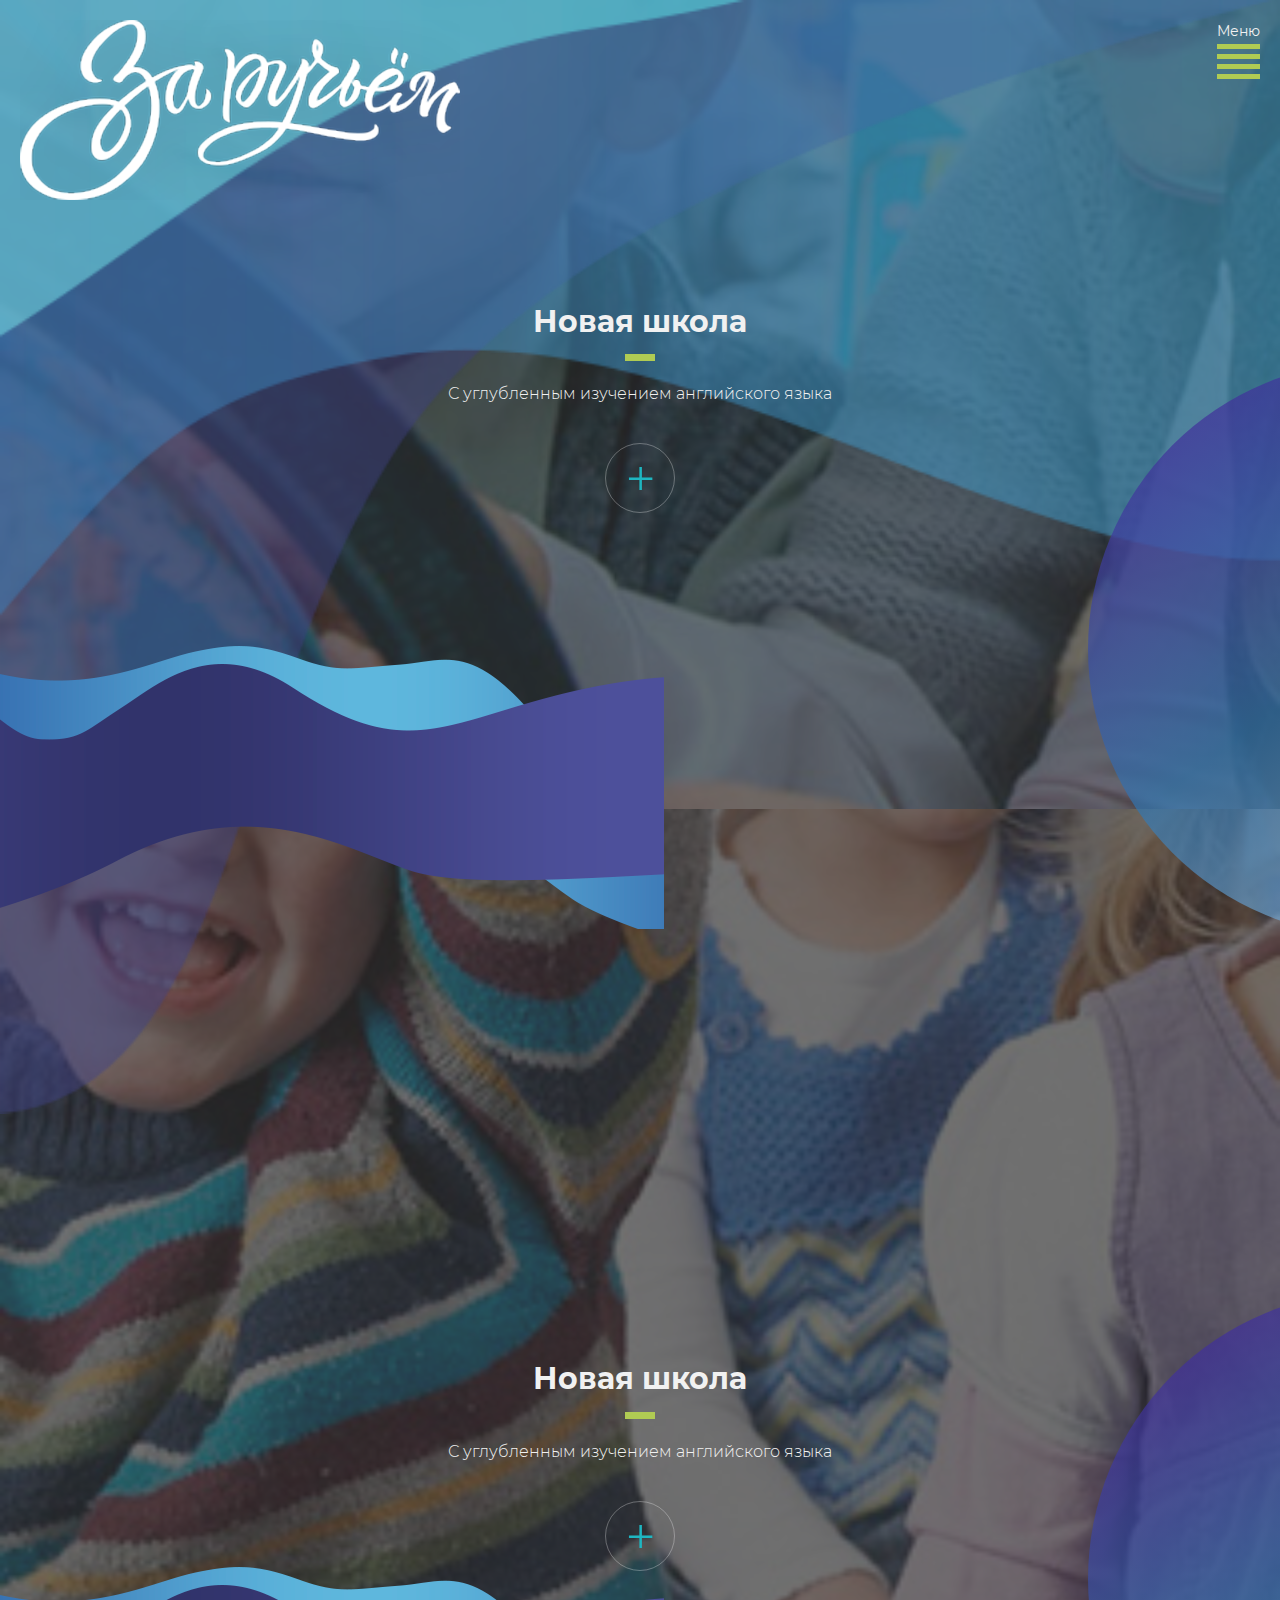
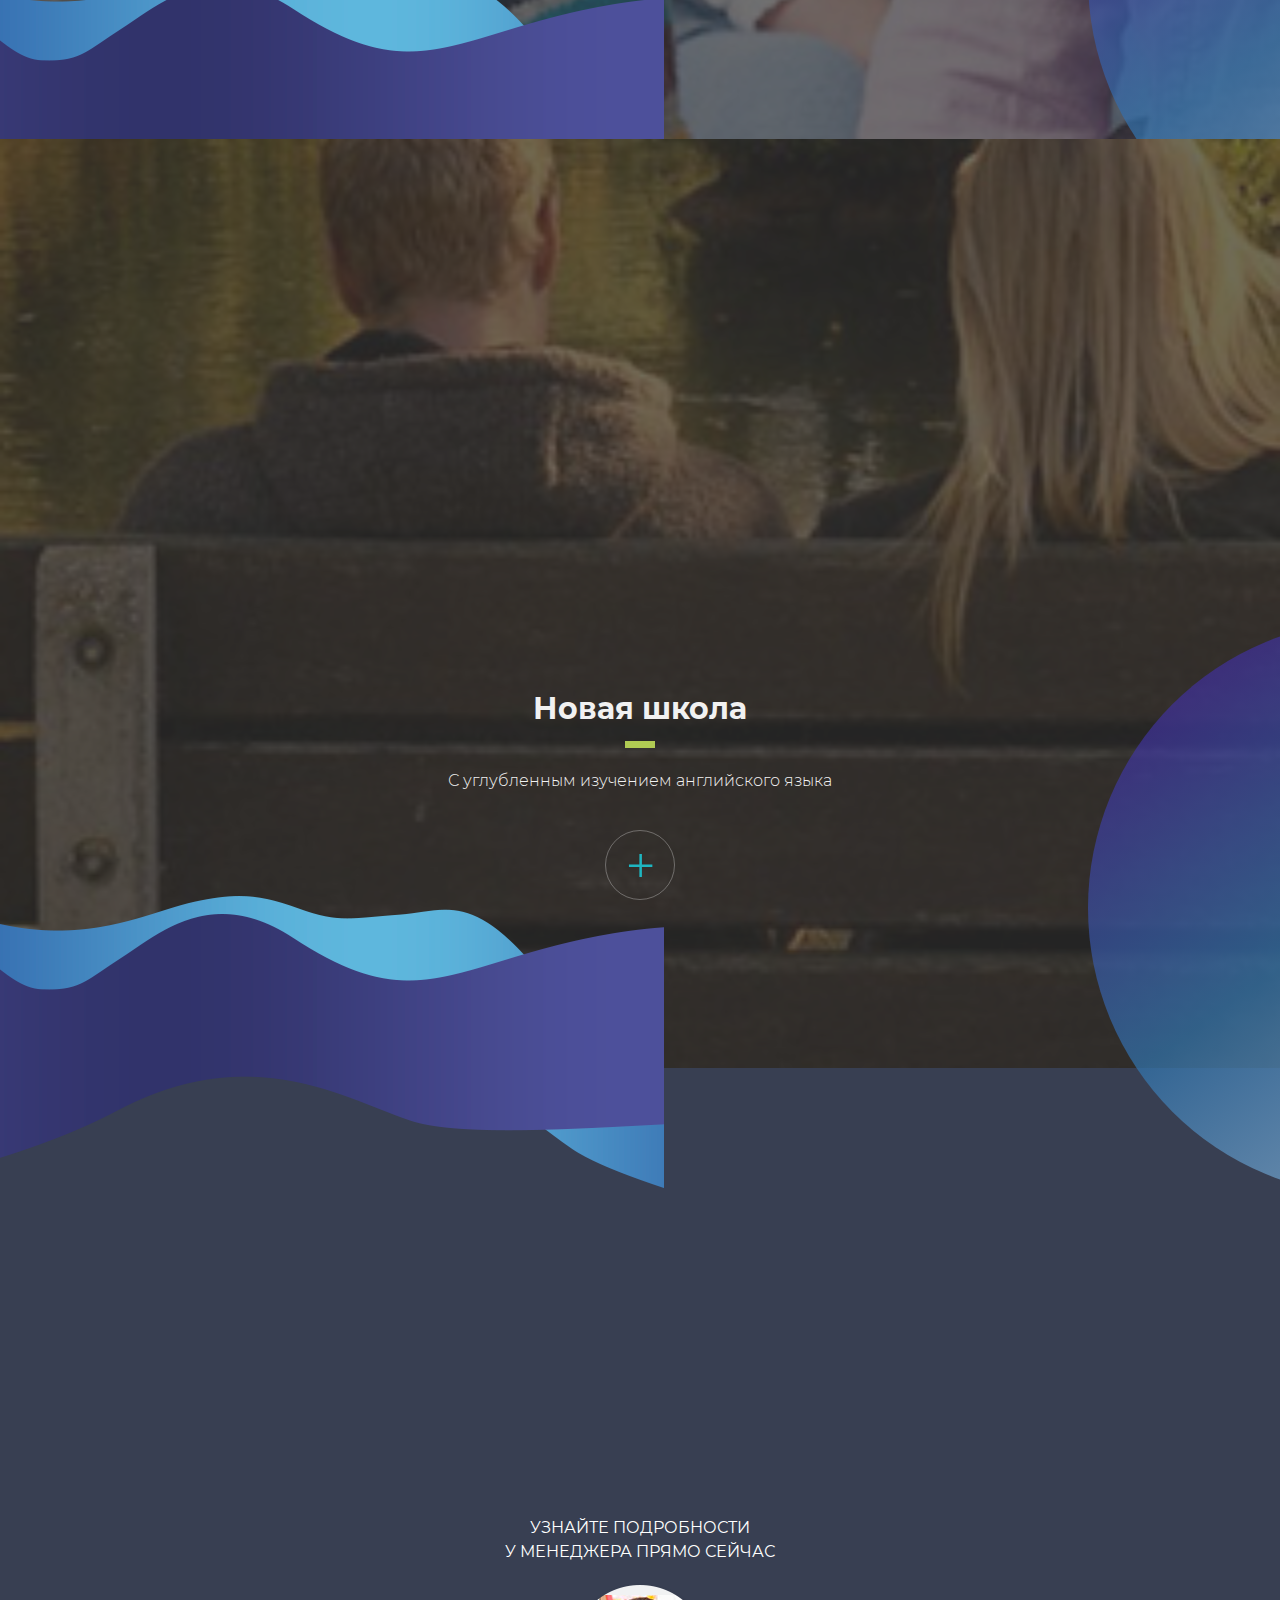
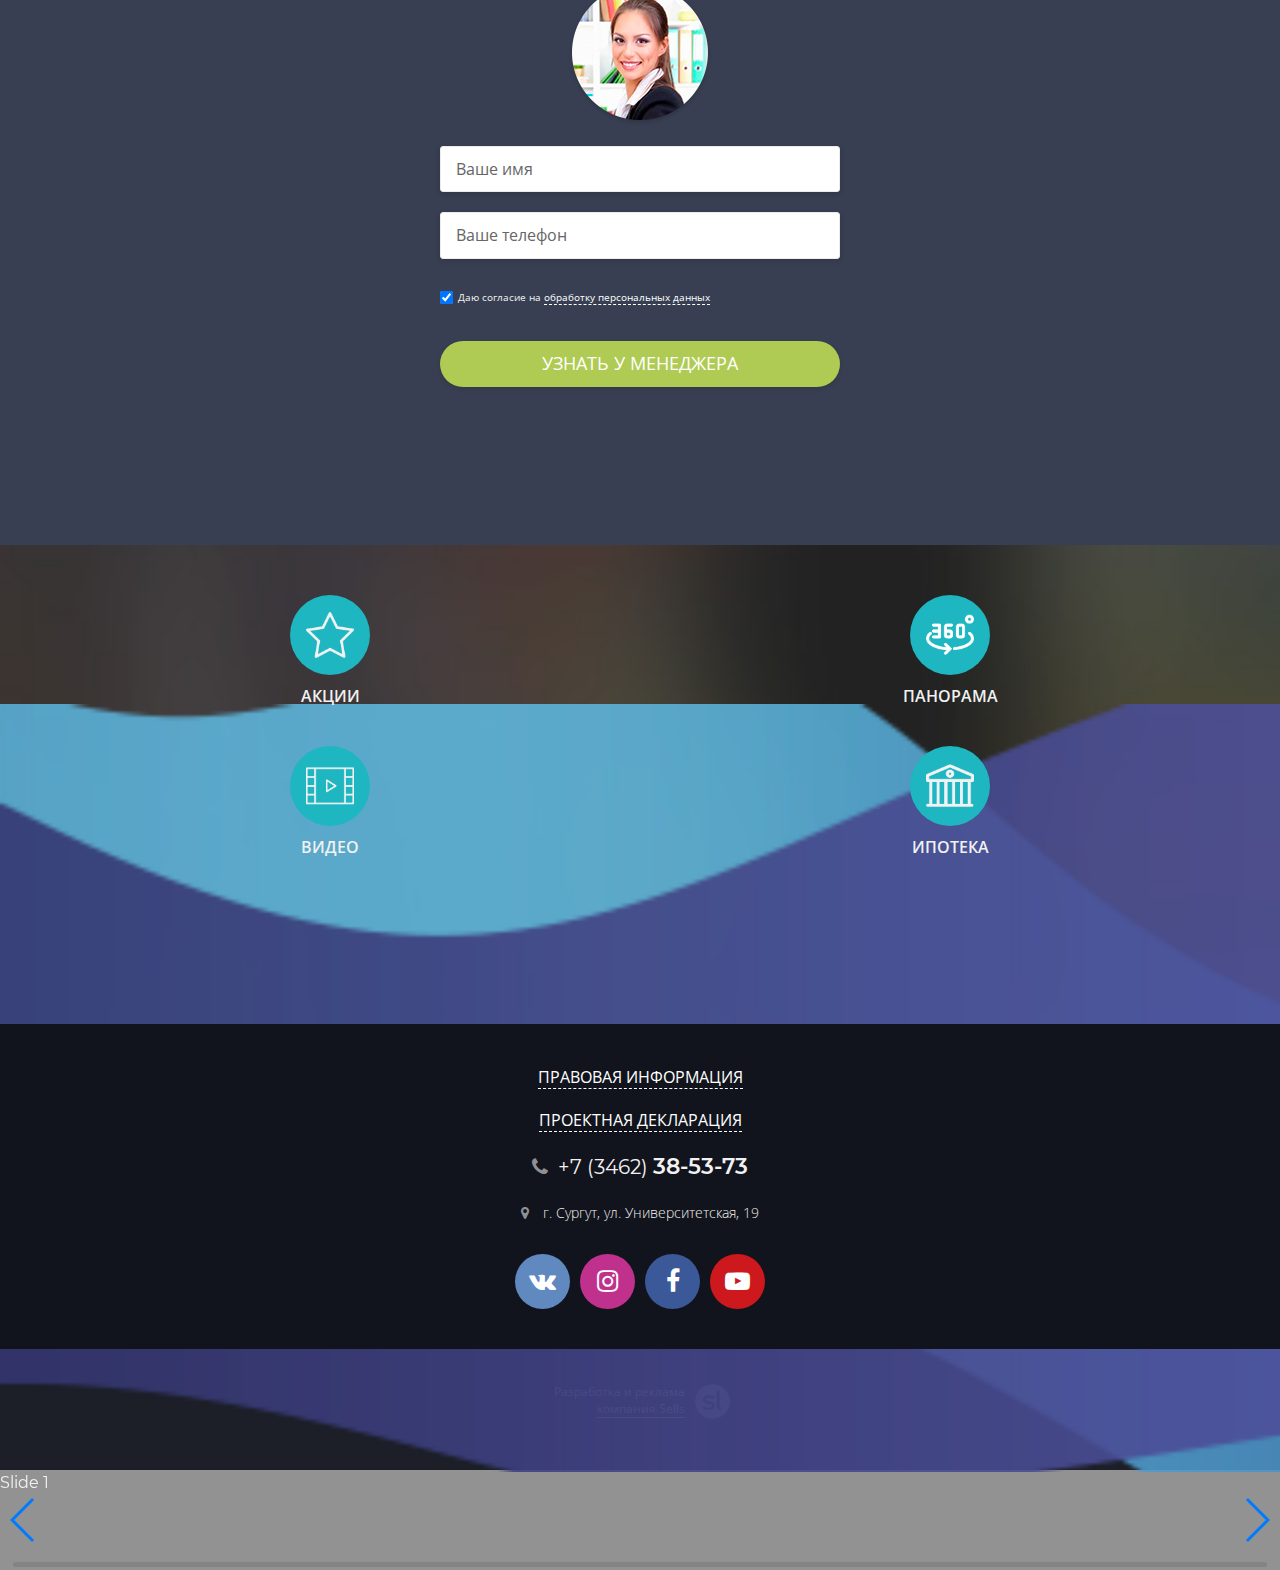
<file: index.html>
<!-- infrastructure -->
<!DOCTYPE html>
<html lang="ru">

<head>

	<meta charset="utf-8">
	<!-- <base href="/"> -->

	<title>За ручьем - мобильная версия</title>
	<meta name="description" content="">

	<meta http-equiv="X-UA-Compatible" content="IE=edge">
	<meta name="viewport" content="width=device-width, initial-scale=1, maximum-scale=1">
	
	<!-- Template Basic Images Start -->
	<meta property="og:image" content="path/to/image.jpg">
	<link rel="icon" href="img/favicon/favicon.ico">
	<link rel="apple-touch-icon" sizes="180x180" href="img/favicon/apple-touch-icon-180x180.png">
	<!-- Template Basic Images End -->
	
	<!-- Custom Browsers Color Start -->
	<meta name="theme-color" content="#000">
	<!-- Custom Browsers Color End -->

	<link rel="stylesheet" href="css/main.min.css">

</head>

<body>
	<!-------------------- header ----------------------->
<header class="header" style="background-image: url(img/infrastructure/bg-top.jpg);">
	<div class="section-overlay"></div>
	<div class="header-topwaves">
		<img src="img/main/top-waves.png" alt="">
	</div>
	<div class="header-logo">
		<img class="img-responsive" src="img/logo.png" alt="">
	</div>
	<!-- Кнопка меню -->
	<nav>
	<div class="header-menu">
		<div class="header-menu_text">Меню</div>
		<div class="header-menu_line"></div>
		<div class="header-menu_line"></div>
		<div class="header-menu_line"></div>
		<div class="header-menu_line"></div>
	</div>

	<!-- Меню -->
	<div class="menu">
		<div class="menu-overlay">
			<div class="menu-close"></div>
			<div class="menu-nav">
				<ul class="menu-list">
					<li class="menu_item">
						<a class="menu_item__link" href="#">о проекте</a>
					</li>
					<li class="menu_item">
						<a class="menu_item__link" href="#">выбрать квартиру</a>
					</li>
					<li class="menu_item">
						<a class="menu_item__link" href="#">инфраструктура</a>
					</li>
					<li class="menu_item">
						<a class="menu_item__link" href="#">полезные статьи</a>
					</li>
					<li class="menu_item">
						<a class="menu_item__link" href="#">контакты</a>
					</li>
					<li class="menu_item">
						<a class="menu_item__link" href="#">отзывы</a>
					</li>
				</ul>
			</div>
		</div>
	</div>
</nav>
	<div class="main main-infrastructure">
			<h1 class="h1">Новая школа</h1>
		<div class="hr main-infrastructure_hr"></div>
			<p>С углубленным изучением  английского языка</p>
		<div class="main-infrastructure_box">
			<a href="#s1" class="main-infrastructure_link">&plus;</a href="#">
		</div>
	</div>
	<div class="waves-section">
		<img class="img-responsive waves-section_img" src="img/main/section-bg.png" alt="">
</div>
<div class="circle"></div>
</section>
</header>

<!-------------------- riven ----------------------->
<section class="s-riven" style="background-image: url(img/infrastructure/bg-middle.jpg);">
	<div class="section-overlay"></div>
	<div class="main main-infrastructure">
			<h1 class="h1">Новая школа</h1>
		<div class="hr main-infrastructure_hr"></div>
			<p>С углубленным изучением  английского языка</p>
		<div class="main-infrastructure_box">
			<a href="#" class="main-infrastructure_link">&plus;</a href="#">
		</div>
	</div>
		<div class="waves-section">
			<img class="img-responsive waves-section_img" src="img/main/section-bg.png" alt="">
		</div>
	<div class="circle"></div>
</section>
	<!----------------- think --------------------->
<section class="s-think" style="background-image: url(img/infrastructure/bg-bottom.jpg);">
	<div class="section-overlay"></div>
	<div class="main main-infrastructure">
			<h1 class="h1">Новая школа</h1>
		<div class="hr main-infrastructure_hr"></div>
			<p>С углубленным изучением  английского языка</p>
		<div class="main-infrastructure_box">
			<a href="#" class="main-infrastructure_link">&plus;</a href="#">
		</div>
	</div>
	<div class="waves-section">
		<img class="img-responsive waves-section_img" src="img/main/section-bg.png" alt="">
	</div>
<div class="circle"></div>
</section>
<!------------------- detail (форма) ----------------->
<section class="s-detail">
	<div class="detail">
		<h4 class="h4">УЗНАЙТЕ ПОДРОБНОСТИ<br> У МЕНЕДЖЕРА ПРЯМО СЕЙЧАС</h4>
			<div class="detail-boximg">
				<img class="img-width" src="img/form-manadger.png" alt="">
			</div>
		<form  class="form-detail" action="mail/mail.php" method="POST">
			<input class="form-detail__input" type="text" name="Имя" placeholder="Ваше имя" minlength="2" required="required">
			<input class="form-detail__input" id="phone" type="tel" name="Телефон" placeholder="Ваше телефон" required="required">	
			<p><input class="form-detail__checkbox" type="checkbox" checked required="required">Даю согласие на <a class="form-personal"  href="upload/privacy.pdf" target="_blank">обработку персональных данных</a></p>
			<button class="form-detail__button button button-green" type="submit">узнать у менеджера</button>
		</form>
	</div>
</section>
<!--------------- s-menu ------------------->
<section class="s-menu" style="background-image: url(img/bg-s-menu.jpg)">
	<div class="s-menu-wrap">
		<div class="s-menu-box">
			<a href="#" class="s-menu-link">
				<img src="img/s-menu/star.png" alt="акции">
			</a>
			<p>акции</p>
		</div>
		<div class="s-menu-box">
			<a href="#" class="s-menu-link">
				<img src="img/s-menu/panorama.png" alt="панорама">
			</a>
			<p>панорама</p>
		</div>
		<div class="s-menu-box">
			<a href="#" class="s-menu-link">
				<img src="img/s-menu/video.png" alt="видео">
				</a>
			<p>видео</p>
		</div>
		<div class="s-menu-box">
			<a href="#" class="s-menu-link">
				<img src="img/s-menu/bank.png" alt="ипотека">
			</a>
			<p>ипотека</p>
		</div>
	</div>
</section>
<!--------------- footer ------------------>
<footer class="s-footer">
	<div class="footer">
	<p><a class="footer-right-link" href="#">ПРАВОВАЯ ИНФОРМАЦИЯ</a></p>
	<p><a class="footer-right-link" href="#">Проектная декларация</a></p>
	<p class="footer-phone"><i class="fa fa-phone"></i>+7 (3462) <span class="s-bold">38-53-73</span></p>
	<p class="footer-direction"><i class="fa fa-map-marker"></i> г. Сургут, ул. Университетская, 19 </p>
	<div class="footer-social">
		<a class="footer-social__link" href="#"><i class="fa fa-vk" aria-hidden="true"></i></a>
		<a class="footer-social__link" href="#"><i class="fa fa-instagram" aria-hidden="true"></i></a>
		<a class="footer-social__link" href="#"><i class="fa fa-facebook" aria-hidden="true"></i></a>
		<a class="footer-social__link" href="#"><i class="fa fa-youtube-play" aria-hidden="true"></i></a>
	</div>
	</div>
</footer>
<!--------------- copyright ------------------>
<section class="copyright">
	<div class="copyright-sells">
		<ul>
			<li><span>Разработка и реклама<br>
				<a class="copyright-link" target="_blank" href="https://sells.company/">компания Sells</a></span></li>
		</ul>
	</div>
</section>
<!-- SWIPER SLIDER -->
<!-- Slider main container -->
<div id="s1" class="swiper-container">
    <!-- Additional required wrapper -->
    <div class="swiper-wrapper">
        <!-- Slides -->
        <div class="swiper-slide">Slide 1</div>
        <div class="swiper-slide">Slide 2</div>
        <div class="swiper-slide">Slide 3</div>
        ...
    </div>
    <!-- If we need pagination -->
    <div class="swiper-pagination"></div>

    <!-- If we need navigation buttons -->
    <div class="swiper-button-prev"></div>
    <div class="swiper-button-next"></div>

    <!-- If we need scrollbar -->
    <div class="swiper-scrollbar"></div>
</div>
<script src="js/scripts.min.js"></script>

</body>
</html>
</file>
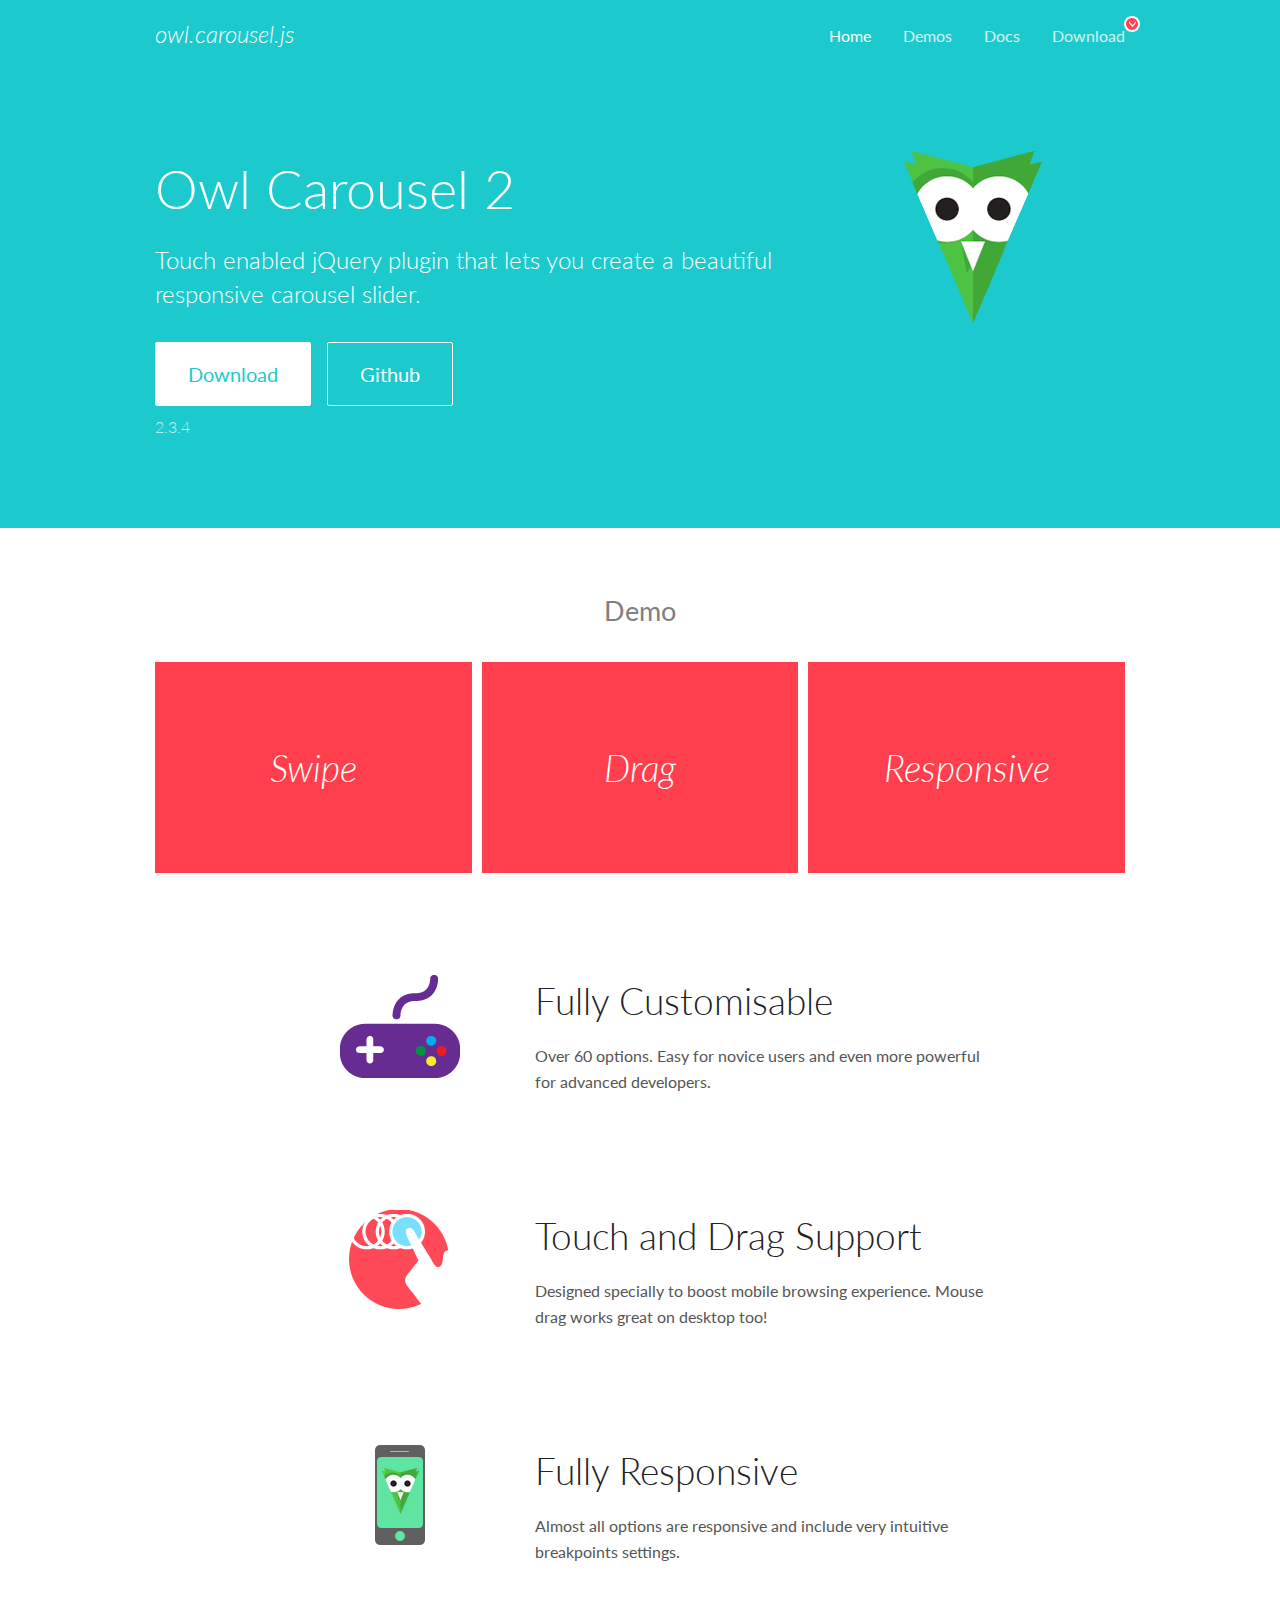
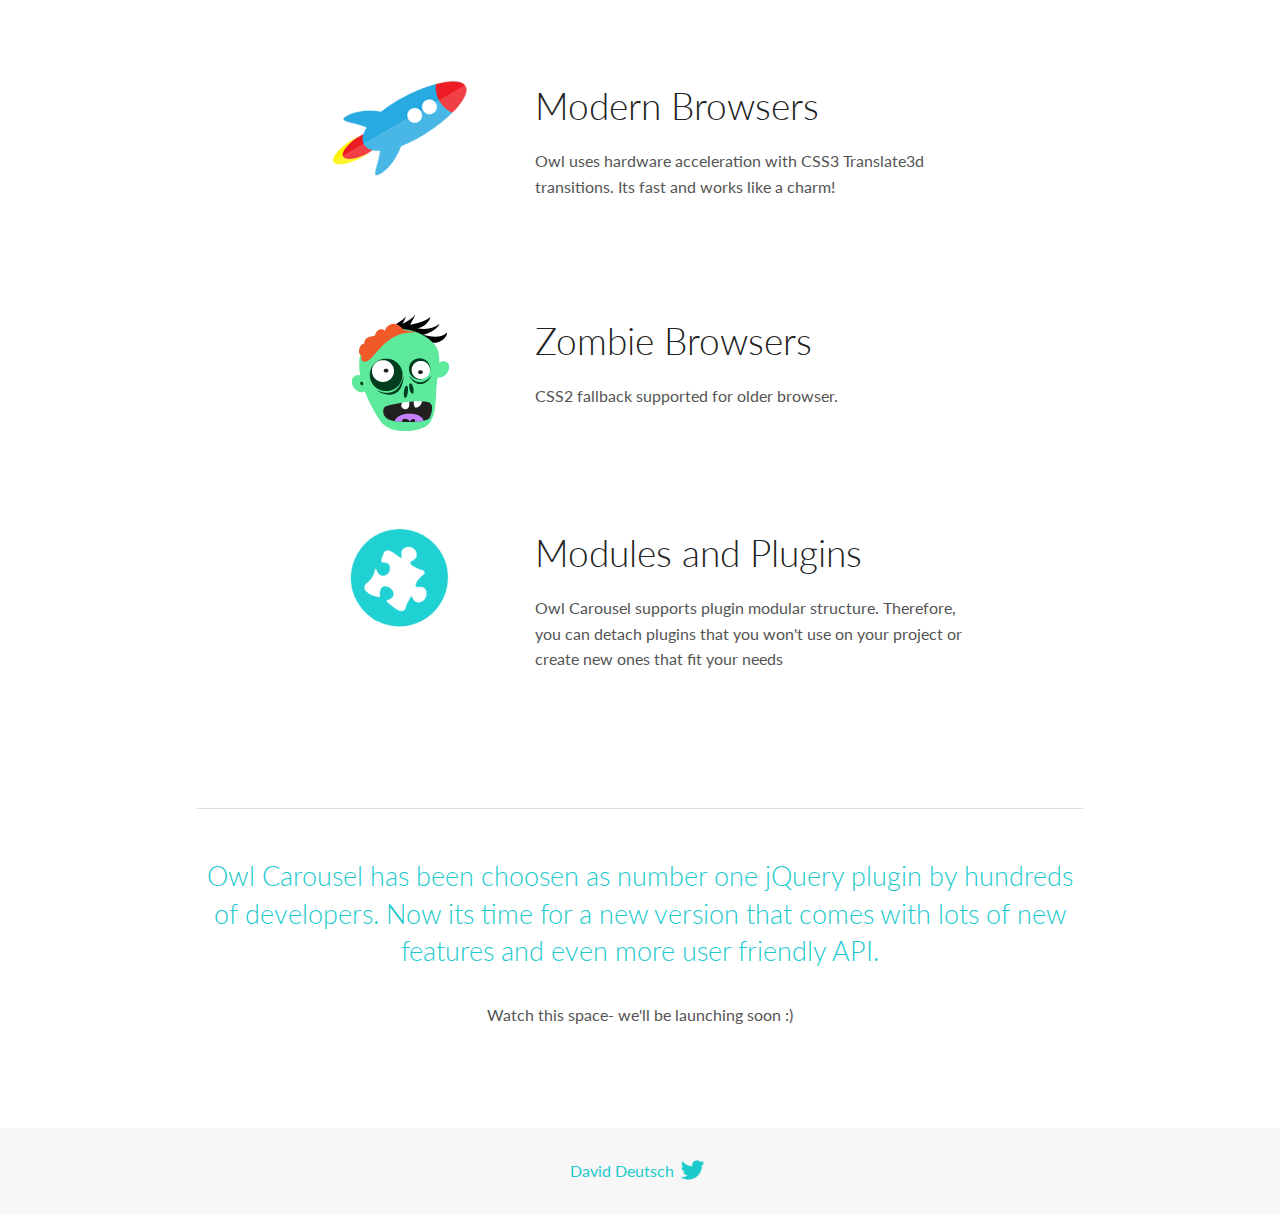
<file: libs/owl.carousel/docs/index.html>
<!DOCTYPE html>
<html lang="en">
  <head>

    <!-- head -->
    <meta charset="utf-8">
    <meta name="msapplication-tap-highlight" content="no" />
    <meta name="viewport" content="width=device-width, initial-scale=1.0" />
    <meta name="description" content="Touch enabled jQuery plugin that lets you create beautiful responsive carousel slider.">
    <meta name="author" content="David Deutsch">
    <title>
      Home | Owl Carousel | 2.3.4
    </title>

    <!-- Stylesheets -->
    <link href='https://fonts.googleapis.com/css?family=Lato:300,400,700,400italic,300italic' rel='stylesheet' type='text/css'>
    <link rel="stylesheet" href="assets/css/docs.theme.min.css">

    <!-- Owl Stylesheets -->
    <link rel="stylesheet" href="assets/owlcarousel/assets/owl.carousel.min.css">
    <link rel="stylesheet" href="assets/owlcarousel/assets/owl.theme.default.min.css">

    <!-- HTML5 shim and Respond.js IE8 support of HTML5 elements and media queries -->

    <!--[if lt IE 9]>
      <script src="https://oss.maxcdn.com/libs/html5shiv/3.7.0/html5shiv.js"></script>
      <script src="https://oss.maxcdn.com/libs/respond.js/1.3.0/respond.min.js"></script>
    <![endif]-->

    <!-- Favicons -->
    <link rel="apple-touch-icon-precomposed" sizes="144x144" href="assets/ico/apple-touch-icon-144-precomposed.png">
    <link rel="shortcut icon" href="assets/ico/favicon.png">
    <link rel="shortcut icon" href="favicon.ico">

    <!-- Yeah i know js should not be in header. Its required for demos.-->

    <!-- javascript -->
    <script src="assets/vendors/jquery.min.js"></script>
    <script src="assets/owlcarousel/owl.carousel.js"></script>
  </head>
  <body>

    <!-- header -->
    <header class="header">
      <div class="row">
        <div class="large-12 columns">
          <div class="brand left">
            <h3>
              <a href="/OwlCarousel2/">owl.carousel.js</a> 
            </h3>
          </div>
          <a id="toggle-nav" class="right">
            <span></span> <span></span> <span></span> 
          </a> 
          <div class="nav-bar">
            <ul class="clearfix">
              <li class="active">
                <a href="/OwlCarousel2/index.html">Home</a> 
              </li>
              <li> <a href="/OwlCarousel2/demos/demos.html">Demos</a>  </li>
              <li> <a href="/OwlCarousel2/docs/started-welcome.html">Docs</a>  </li>
              <li>
                <a href="https://github.com/OwlCarousel2/OwlCarousel2/archive/2.3.4.zip">Download</a> 
                <span class="download"></span> 
              </li>
            </ul>
          </div>
        </div>
      </div>
    </header>

    <!-- home panel -->
    <section id="hero">
      <div class="row">
        <div class="large-8 medium-8 columns">
          <h1>Owl Carousel 2</h1>
          <h4>Touch enabled jQuery plugin that lets you create a beautiful responsive carousel slider.</h4>
          <a href="https://github.com/OwlCarousel2/OwlCarousel2/archive/2.3.4.zip" class="hero-button">Download</a> 
          <a href="https://github.com/OwlCarousel2/OwlCarousel2" class="hero-button outline">Github</a> 
          <p>2.3.4</p>
        </div>
        <div class="large-4 medium-4 columns">
          <img class="owl-logo" src="assets/img/owl-logo.png" alt="mr. Owl">
        </div>
      </div>
    </section>

    <!-- body -->
    <div class="home-demo">
      <div class="row">
        <div class="large-12 columns">
          <h3>Demo</h3>
          <div class="owl-carousel">
            <div class="item">
              <h2>Swipe</h2>
            </div>
            <div class="item">
              <h2>Drag</h2>
            </div>
            <div class="item">
              <h2>Responsive</h2>
            </div>
            <div class="item">
              <h2>CSS3</h2>
            </div>
            <div class="item">
              <h2>Fast</h2>
            </div>
            <div class="item">
              <h2>Easy</h2>
            </div>
            <div class="item">
              <h2>Free</h2>
            </div>
            <div class="item">
              <h2>Upgradable</h2>
            </div>
            <div class="item">
              <h2>Tons of options</h2>
            </div>
            <div class="item">
              <h2>Infinity</h2>
            </div>
            <div class="item">
              <h2>Auto Width</h2>
            </div>
          </div>
        </div>
      </div>
    </div>
    <script>
      var owl = $('.owl-carousel');
      owl.owlCarousel({
        margin: 10,
        loop: true,
        responsive: {
          0: {
            items: 1
          },
          600: {
            items: 2
          },
          1000: {
            items: 3
          }
        }
      })
    </script>

    <!-- features -->
    <div id="features">
      <div class="row">
        <div class="small-12 medium-9 small-centered columns">
          <section class="row feature">
            <div class="medium-4 small-12 columns">
              <img src="assets/img/feature-options.png" alt="">
            </div>
            <div class="medium-8 small-12 columns">
              <h2>Fully Customisable</h2>
              <p>Over 60 options. Easy for novice users and even more powerful for advanced developers.</p>
            </div>
          </section>
          <section class="row feature">
            <div class="medium-4 small-12 columns">
              <img src="assets/img/feature-drag.png" alt="">
            </div>
            <div class="medium-8 small-12 columns">
              <h2>Touch and Drag Support</h2>
              <p>Designed specially to boost mobile browsing experience. Mouse drag works great on desktop too!</p>
            </div>
          </section>
          <section class="row feature">
            <div class="medium-4 small-12 columns">
              <img src="assets/img/feature-responsive.png" alt="">
            </div>
            <div class="medium-8 small-12 columns">
              <h2>Fully Responsive</h2>
              <p>Almost all options are responsive and include very intuitive breakpoints settings.</p>
            </div>
          </section>
          <section class="row feature">
            <div class="medium-4 small-12 columns">
              <img src="assets/img/feature-modern.png" alt="">
            </div>
            <div class="medium-8 small-12 columns">
              <h2>Modern Browsers</h2>
              <p>Owl uses hardware acceleration with CSS3 Translate3d transitions. Its fast and works like a charm! </p>
            </div>
          </section>
          <section class="row feature">
            <div class="medium-4 small-12 columns">
              <img src="assets/img/feature-zombie.png" alt="">
            </div>
            <div class="medium-8 small-12 columns">
              <h2>Zombie Browsers</h2>
              <p>CSS2 fallback supported for older browser.</p>
            </div>
          </section>
          <section class="row feature">
            <div class="medium-4 small-12 columns">
              <img src="assets/img/feature-module.png" alt="">
            </div>
            <div class="medium-8 small-12 columns">
              <h2>Modules and Plugins</h2>
              <p>Owl Carousel supports plugin modular structure. Therefore, you can detach plugins that you won&#x27;t use on your project or create new ones that fit your needs</p>
            </div>
          </section>
        </div>
      </div>
    </div>

    <!-- footer -->
    <section id="teaser-text">
      <div class="row">
        <div class="small-12 medium-11 small-centered columns">
          <hr>
          <h3 id="owl-carousel-has-been-choosen-as-number-one-jquery-plugin-by-hundreds-of-developers-now-its-time-for-a-new-version-that-comes-with-lots-of-new-features-and-even-more-user-friendly-api-">Owl Carousel has been choosen as number one jQuery plugin by hundreds of developers. Now its time for a new version that comes with lots of new features and even more user friendly API.</h3>
          <p>Watch this space- we&#39;ll be launching soon :)</p>
        </div>
      </div>
    </section>

    <!-- footer -->
    <footer class="footer">
      <div class="row">
        <div class="large-12 columns">
          <h5>
            <a href="/OwlCarousel2/docs/support-contact.html">David Deutsch</a> 
            <a id="custom-tweet-button" href="https://twitter.com/share?url=https://github.com/OwlCarousel2/OwlCarousel2&text=Owl Carousel - This is so awesome! " target="_blank"></a> 
          </h5>
        </div>
      </div>
    </footer>

    <!-- vendors -->
    <script src="assets/vendors/highlight.js"></script>
    <script src="assets/js/app.js"></script>
  </body>
</html>
</file>
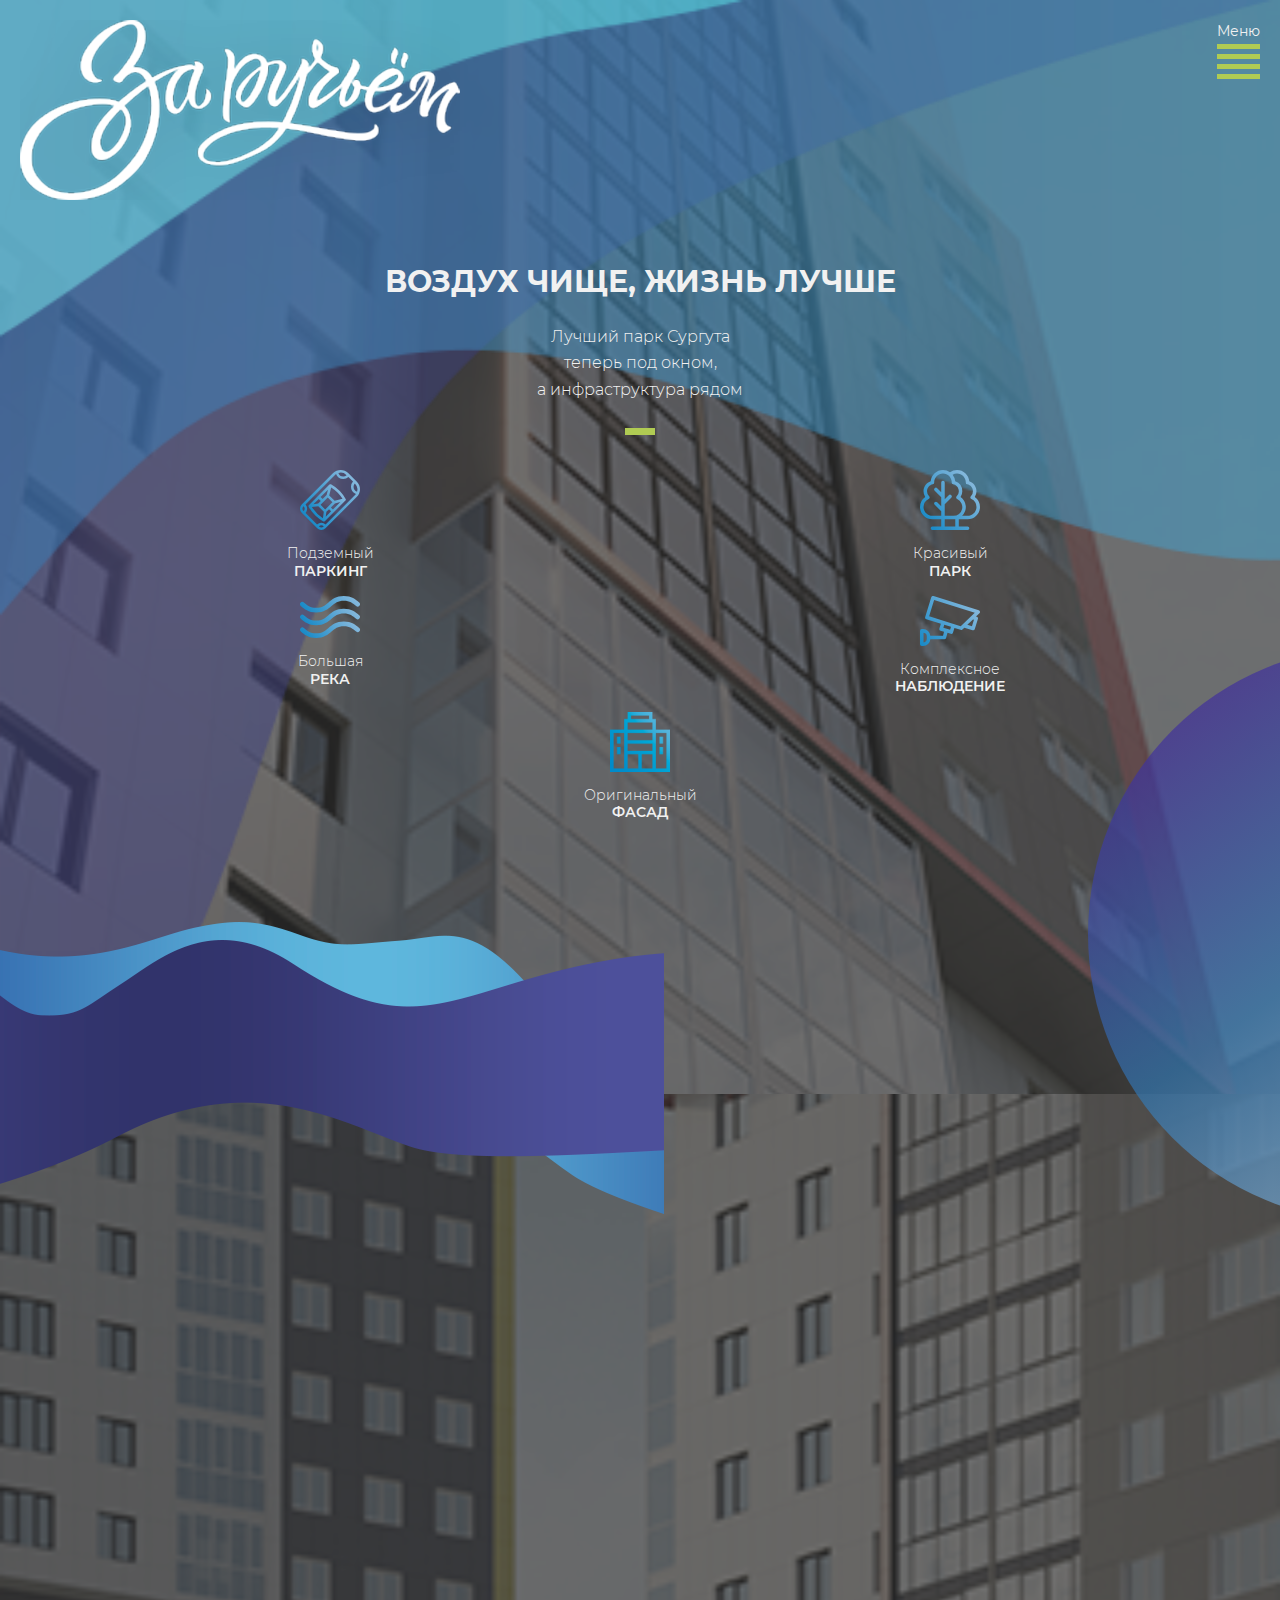
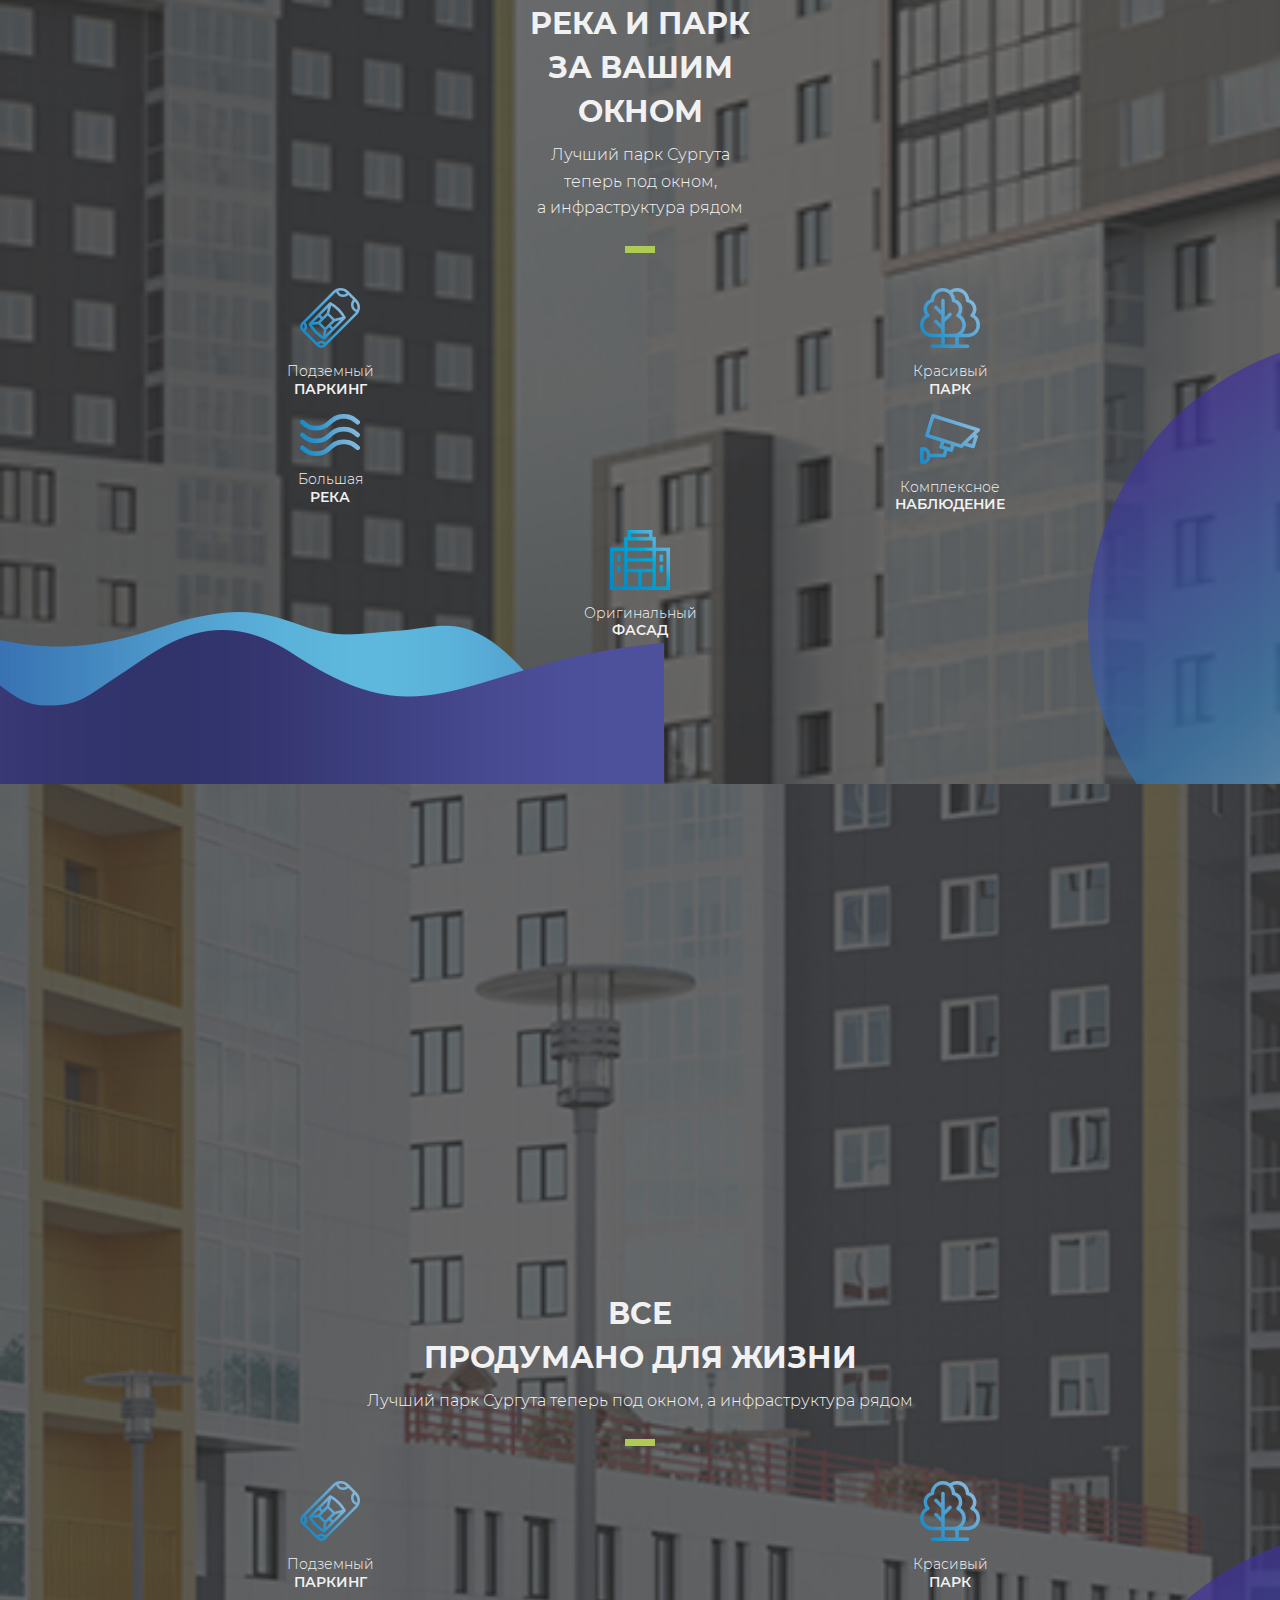
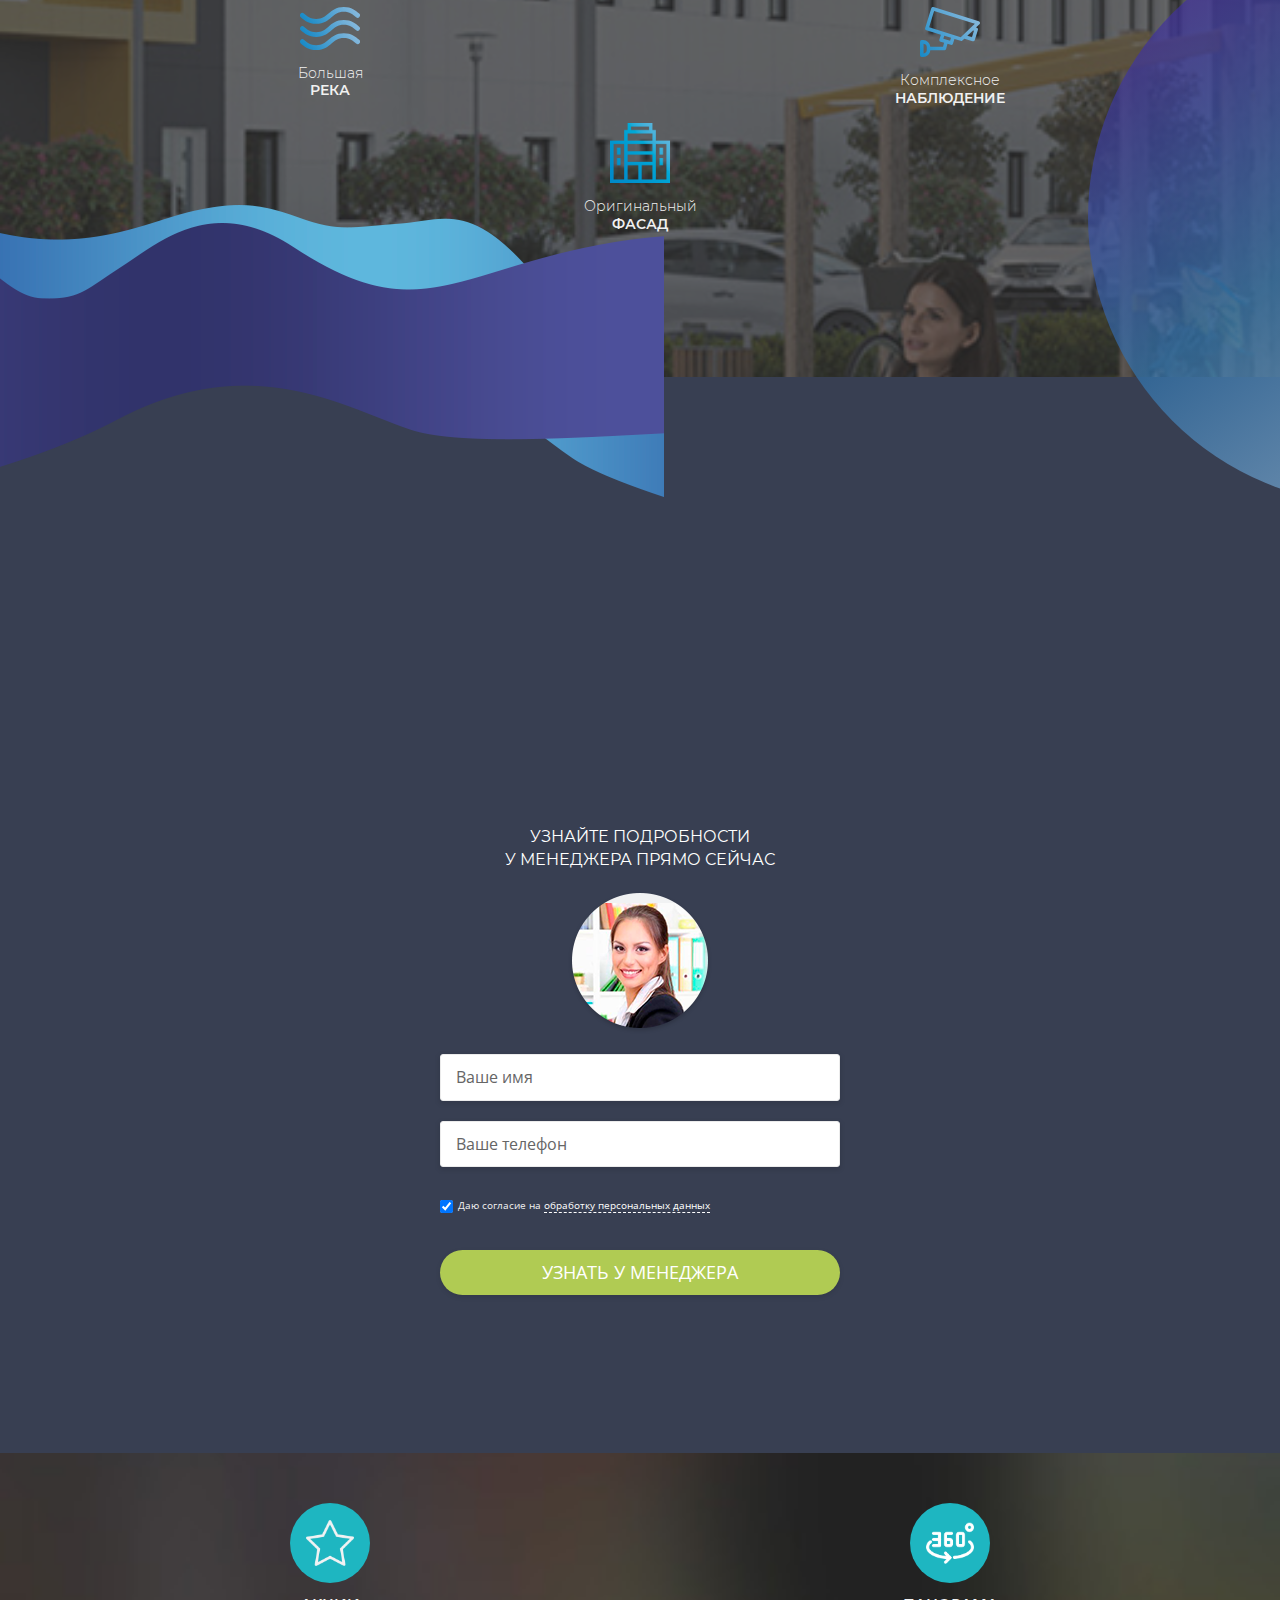
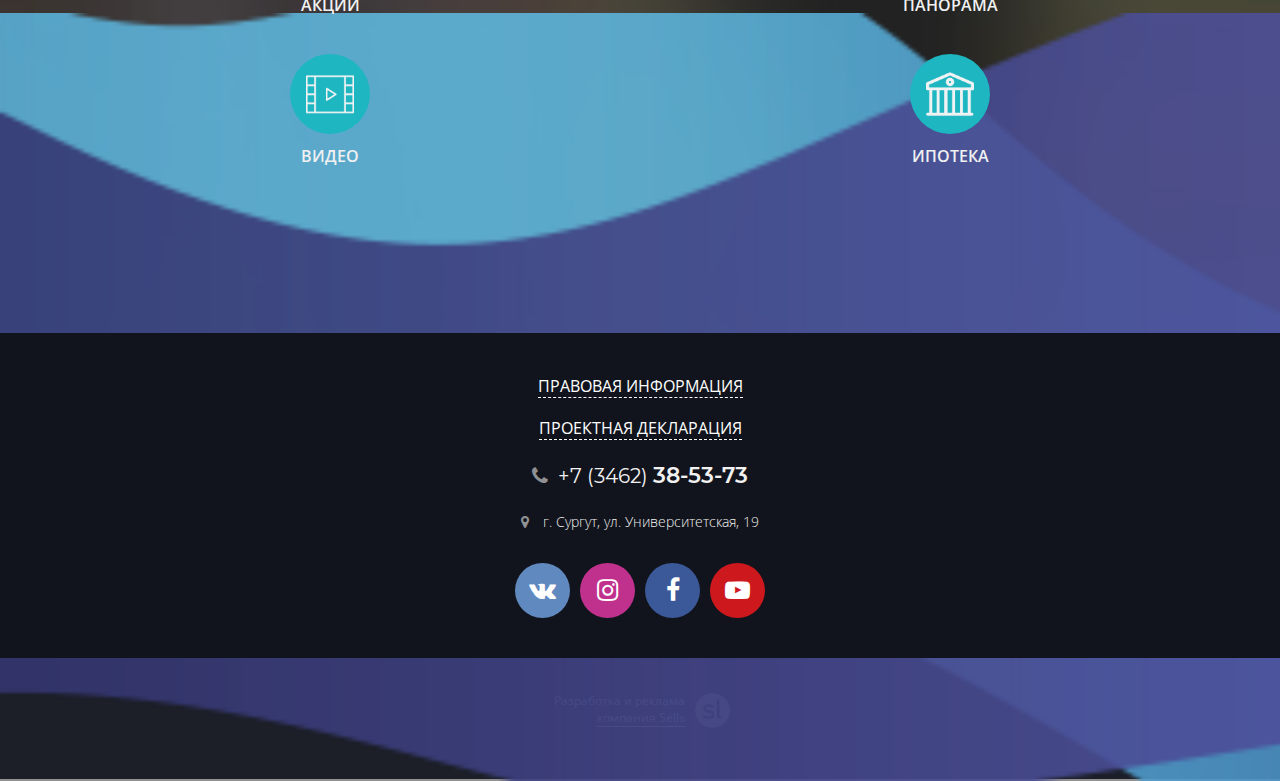
<file: _index.html>
<!-- HOME PAGE -->
<!DOCTYPE html>
<html lang="ru">

<head>

	<meta charset="utf-8">
	<!-- <base href="/"> -->

	<title>За ручьем - мобильная версия</title>
	<meta name="description" content="">

	<meta http-equiv="X-UA-Compatible" content="IE=edge">
	<meta name="viewport" content="width=device-width, initial-scale=1, maximum-scale=1">
	
	<!-- Template Basic Images Start -->
	<meta property="og:image" content="path/to/image.jpg">
	<link rel="icon" href="img/favicon/favicon.ico">
	<link rel="apple-touch-icon" sizes="180x180" href="img/favicon/apple-touch-icon-180x180.png">
	<!-- Template Basic Images End -->
	
	<!-- Custom Browsers Color Start -->
	<meta name="theme-color" content="#000">
	<!-- Custom Browsers Color End -->

	<link rel="stylesheet" href="css/main.min.css">

</head>

<body>
	<!-------------------- header ----------------------->
<header class="header" style="background-image: url(img/header-bg.png);">
	<div class="section-overlay"></div>
	<div class="header-topwaves">
		<img src="img/main/top-waves.png" alt="">
	</div>
	<div class="header-logo">
		<img class="img-responsive" src="img/logo.png" alt="">
	</div>
	<!-- Кнопка меню -->
	<nav>
	<div class="header-menu">
		<div class="header-menu_text">Меню</div>
		<div class="header-menu_line"></div>
		<div class="header-menu_line"></div>
		<div class="header-menu_line"></div>
		<div class="header-menu_line"></div>
	</div>
	<!-- Кнопка "обратный звонок" -->
	
	<!-- Меню -->
	<div class="menu">
		<div class="menu-overlay">
			<div class="menu-close"></div>
			<div class="menu-nav">
				<ul class="menu-list">
					<li class="menu_item">
						<a class="menu_item__link" href="#">о проекте</a>
					</li>
					<li class="menu_item">
						<a class="menu_item__link" href="#">выбрать квартиру</a>
					</li>
					<li class="menu_item">
						<a class="menu_item__link" href="#">инфраструктура</a>
					</li>
					<li class="menu_item">
						<a class="menu_item__link" href="#">полезные статьи</a>
					</li>
					<li class="menu_item">
						<a class="menu_item__link" href="#">контакты</a>
					</li>
					<li class="menu_item">
						<a class="menu_item__link" href="#">отзывы</a>
					</li>
				</ul>
			</div>
		</div>
	</div>
</nav>
	<div class="main">
		<h1 class="h1">Воздух чище, жизнь лучше</h1>
		<p>Лучший парк Сургута <br>теперь под окном,<br> а инфраструктура рядом</p>
		<div class="hr main-hr"></div>
	</div>
	<div class="main-icons">
		<div class="main-icons_item">
			<figure>
			<img class="img-responsive"src="img/main/car.svg" alt="">
			<figcaption>Подземный<br><span>паркинг</span></figcaption>
			</figure>
		</div>
		<div class="main-icons_item">
			<figure>
			<img class="img-responsive"src="img/main/forest.svg" alt="">
			<figcaption>Красивый<br><span>парк</span></figcaption>
			</figure>
		</div>
		<div class="main-icons_item">
			<figure>
			<img class="img-responsive"src="img/main/wind.svg" alt="">
			<figcaption>Большая<br><span>река</span></figcaption>
			</figure>
		</div>
		<div class="main-icons_item">
			<figure>
			<img class="img-responsive"src="img/main/cam.svg" alt="">
			<figcaption>Комплексное<br><span>наблюдение</span></figcaption>
			</figure>
		</div>
		<div class="main-icons_item">
			<figure>
			<img class="img-responsive"src="img/main/hause.png" alt="">
			<figcaption>Оригинальный<br><span>фасад</span></figcaption>
			</figure>
		</div>
	</div>
	<div class="waves-section">
		<img class="img-responsive waves-section_img" src="img/main/section-bg.png" alt="">
</div>
<div class="circle"></div>
</header>

<!-------------------- riven ----------------------->
<section class="s-riven" style="background-image: url(img/riven/riven-bg.png);">
	<div class="section-overlay"></div>
	<div class="riven">
		<h2 class="h2">Река и парк<br> за вашим<br>окном</h2>
		<p>Лучший парк Сургута <br>теперь под окном,<br> а инфраструктура рядом</p>
		<div class="hr riven-hr"></div>
	</div>
	<div class="riven-icons">
		<div class="riven-icons_item">
			<figure>
			<img class="img-responsive"src="img/main/car.svg" alt="">
			<figcaption>Подземный<br><span>паркинг</span></figcaption>
			</figure>
		</div>
		<div class="riven-icons_item">
			<figure>
			<img class="img-responsive"src="img/main/forest.svg" alt="">
			<figcaption>Красивый<br><span>парк</span></figcaption>
			</figure>
		</div>
		<div class="riven-icons_item">
			<figure>
			<img class="img-responsive"src="img/main/wind.svg" alt="">
			<figcaption>Большая<br><span>река</span></figcaption>
			</figure>
		</div>
		<div class="riven-icons_item">
			<figure>
			<img class="img-responsive"src="img/main/cam.svg" alt="">
			<figcaption>Комплексное<br><span>наблюдение</span></figcaption>
			</figure>
		</div>
		<div class="riven-icons_item">
			<figure>
			<img class="img-responsive"src="img/main/hause.png" alt="">
			<figcaption>Оригинальный<br><span>фасад</span></figcaption>
			</figure>
		</div>
	</div>
	<div class="waves-section">
		<img class="img-responsive waves-section_img" src="img/main/section-bg.png" alt="">
</div>
<div class="circle"></div>
</section>
	<!----------------- think --------------------->
<section class="s-think" style="background-image: url(img/bg-think.jpg);">
	<div class="section-overlay"></div>
	<div class="think">
		<h2 class="h2">Все<br>продумано для жизни</h2>
		<p>Лучший парк Сургута  теперь под окном, а инфраструктура рядом</p>
		<div class="hr think-hr"></div>
	</div>
	<div class="think-icons">
		<div class="think-icons_item">
			<figure>
			<img class="img-responsive"src="img/main/car.svg" alt="">
			<figcaption>Подземный<br><span>паркинг</span></figcaption>
			</figure>
		</div>
		<div class="think-icons_item">
			<figure>
			<img class="img-responsive"src="img/main/forest.svg" alt="">
			<figcaption>Красивый<br><span>парк</span></figcaption>
			</figure>
		</div>
		<div class="think-icons_item">
			<figure>
			<img class="img-responsive"src="img/main/wind.svg" alt="">
			<figcaption>Большая<br><span>река</span></figcaption>
			</figure>
		</div>
		<div class="think-icons_item">
			<figure>
			<img class="img-responsive"src="img/main/cam.svg" alt="">
			<figcaption>Комплексное<br><span>наблюдение</span></figcaption>
			</figure>
		</div>
		<div class="think-icons_item">
			<figure>
			<img class="img-responsive"src="img/main/hause.png" alt="">
			<figcaption>Оригинальный<br><span>фасад</span></figcaption>
			</figure>
		</div>
	</div>
	<div class="waves-section">
		<img class="img-responsive waves-section_img" src="img/main/section-bg.png" alt="">
</div>
<div class="circle"></div>
</section>
<!------------------- detail (форма) ----------------->
<section class="s-detail">
	<div class="detail">
		<h4 class="h4">УЗНАЙТЕ ПОДРОБНОСТИ<br> У МЕНЕДЖЕРА ПРЯМО СЕЙЧАС</h4>
			<div class="detail-boximg">
				<img class="img-width" src="img/form-manadger.png" alt="">
			</div>
		<form  class="form-detail" action="mail/mail.php" method="POST">
			<input class="form-detail__input" type="text" name="Имя" placeholder="Ваше имя" minlength="2" required="required">
			<input class="form-detail__input" id="phone" type="tel" name="Телефон" placeholder="Ваше телефон" required="required">	
			<p><input class="form-detail__checkbox" type="checkbox" checked required="required">Даю согласие на <a class="form-personal"  href="upload/privacy.pdf" target="_blank">обработку персональных данных</a></p>
			<button class="form-detail__button button button-green" type="submit">узнать у менеджера</button>
		</form>
	</div>
</section>
<!--------------- s-menu ------------------->
<section class="s-menu" style="background-image: url(img/bg-s-menu.jpg)">
	<div class="s-menu-wrap">
		<div class="s-menu-box">
			<a href="#" class="s-menu-link">
				<img src="img/s-menu/star.png" alt="акции">
			</a>
			<p>акции</p>
		</div>
		<div class="s-menu-box">
			<a href="#" class="s-menu-link">
				<img src="img/s-menu/panorama.png" alt="панорама">
			</a>
			<p>панорама</p>
		</div>
		<div class="s-menu-box">
			<a href="#" class="s-menu-link">
				<img src="img/s-menu/video.png" alt="видео">
				</a>
			<p>видео</p>
		</div>
		<div class="s-menu-box">
			<a href="#" class="s-menu-link">
				<img src="img/s-menu/bank.png" alt="ипотека">
			</a>
			<p>ипотека</p>
		</div>
	</div>
</section>
<!--------------- footer ------------------>
<footer class="s-footer">
	<div class="footer">
	<p><a class="footer-right-link" href="#">ПРАВОВАЯ ИНФОРМАЦИЯ</a></p>
	<p><a class="footer-right-link" href="#">Проектная декларация</a></p>
	<p class="footer-phone"><i class="fa fa-phone"></i>+7 (3462) <span class="s-bold">38-53-73</span></p>
	<p class="footer-direction"><i class="fa fa-map-marker"></i> г. Сургут, ул. Университетская, 19 </p>
	<div class="footer-social">
		<a class="footer-social__link" href="#"><i class="fa fa-vk" aria-hidden="true"></i></a>
		<a class="footer-social__link" href="#"><i class="fa fa-instagram" aria-hidden="true"></i></a>
		<a class="footer-social__link" href="#"><i class="fa fa-facebook" aria-hidden="true"></i></a>
		<a class="footer-social__link" href="#"><i class="fa fa-youtube-play" aria-hidden="true"></i></a>
	</div>
	</div>
</footer>
<!--------------- copyright ------------------>
<section class="copyright">
	<div class="copyright-sells">
		<ul>
			<li><span>Разработка и реклама<br>
				<a class="copyright-link" target="_blank" href="https://sells.company/">компания Sells</a></span></li>
		</ul>
	</div>
</section>

<script src="js/scripts.min.js"></script>

</body>
</html>
</file>
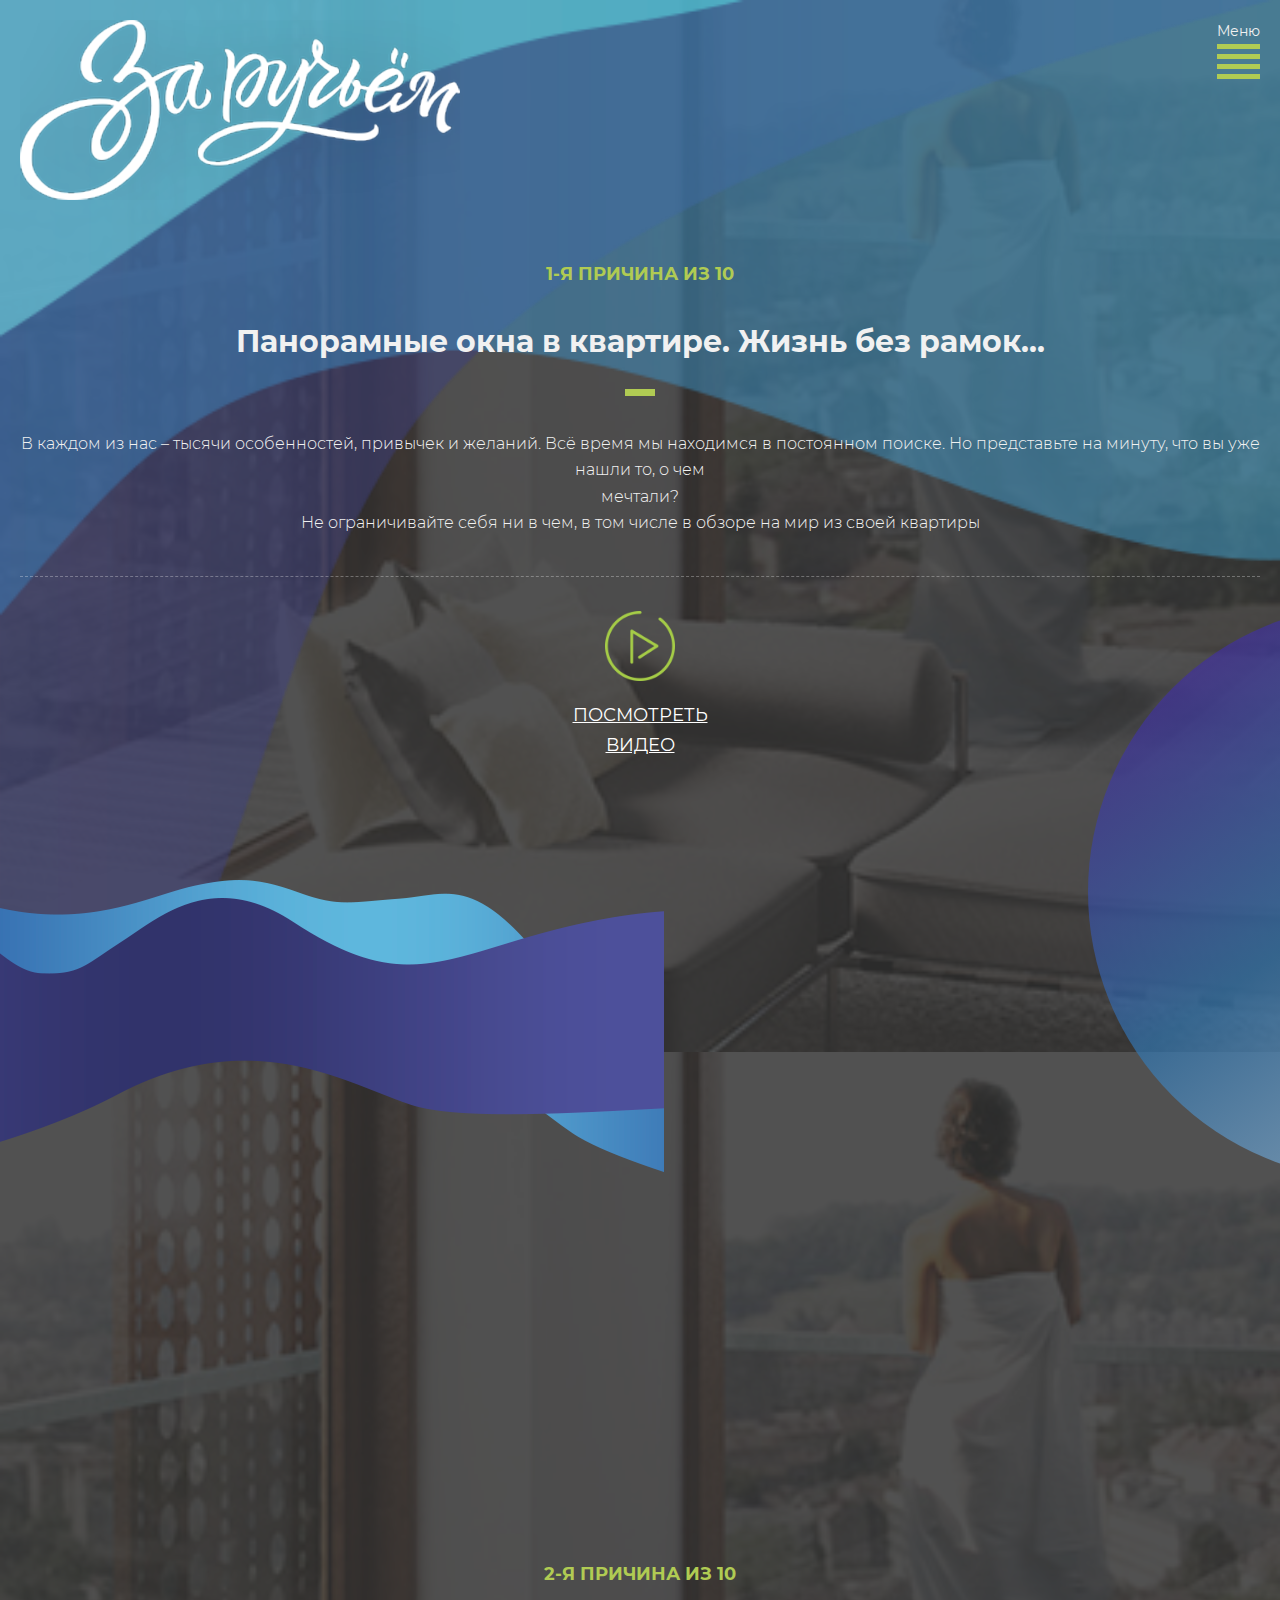
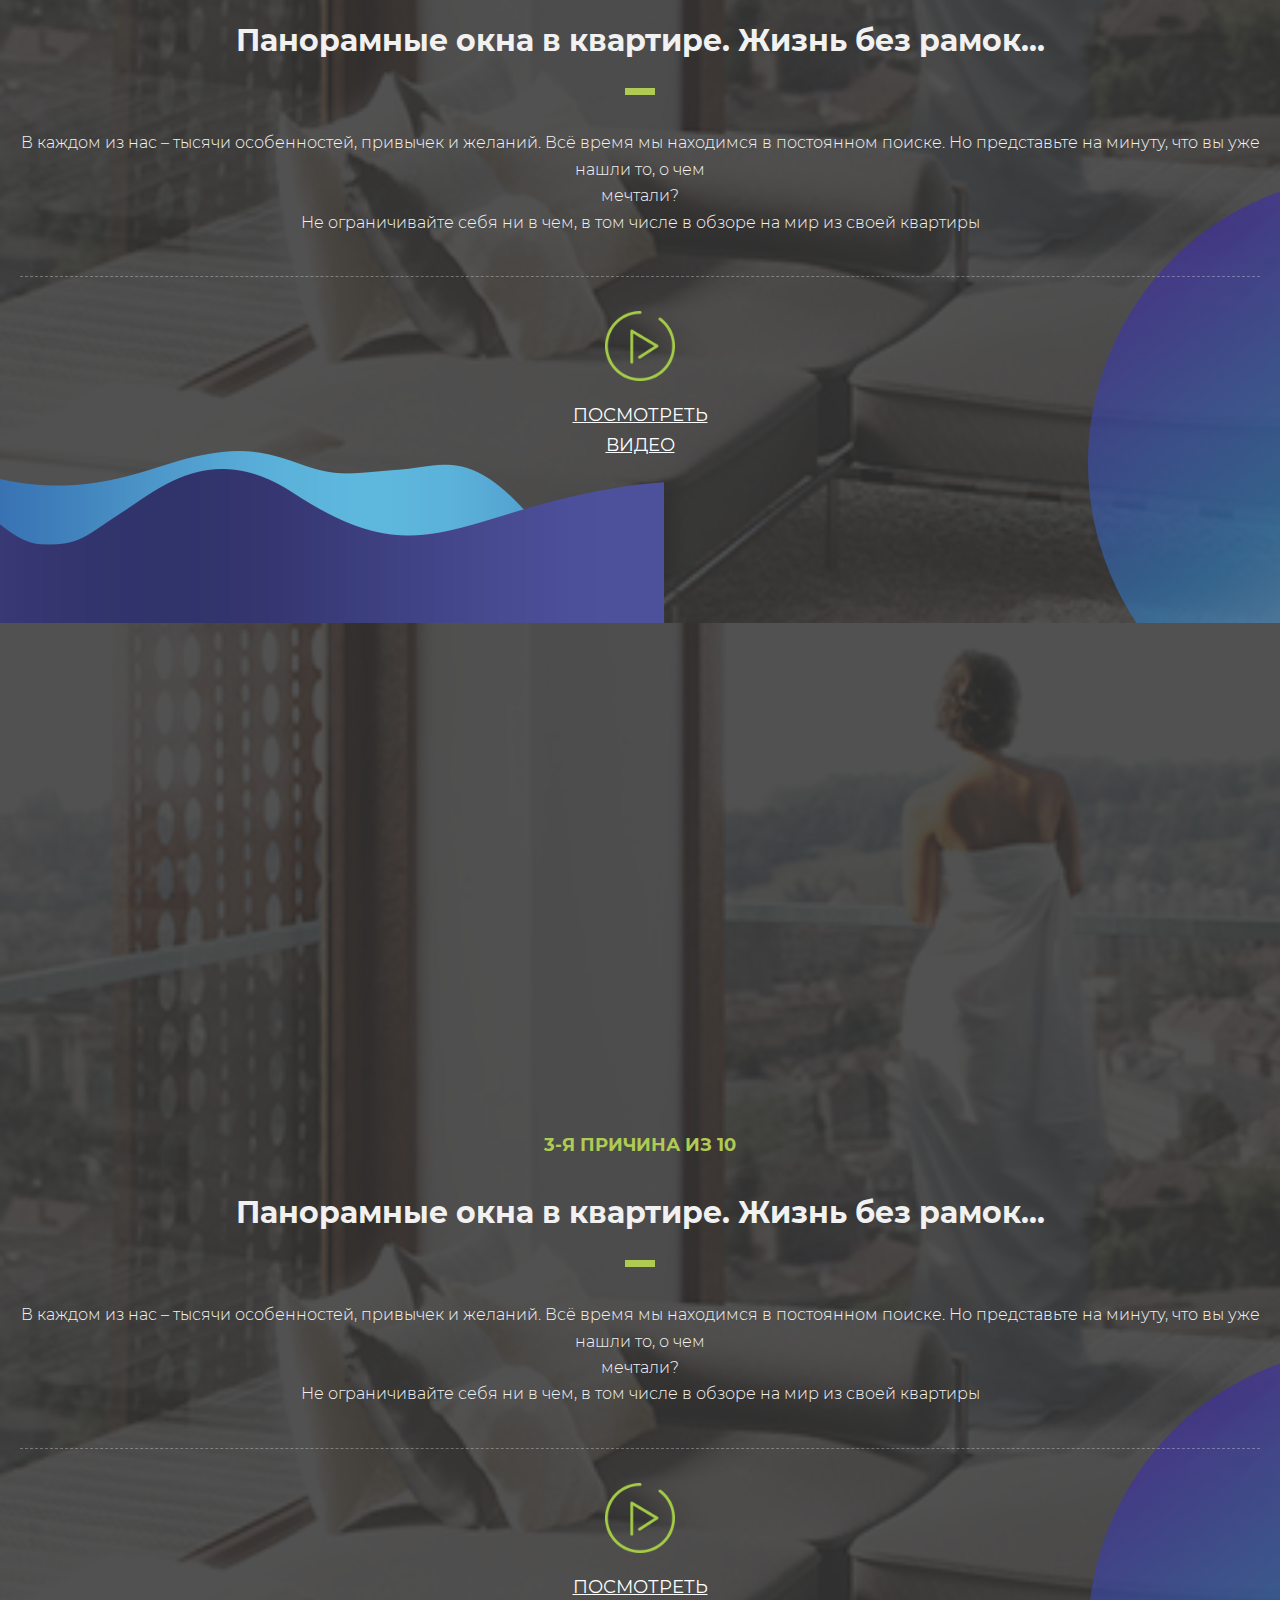
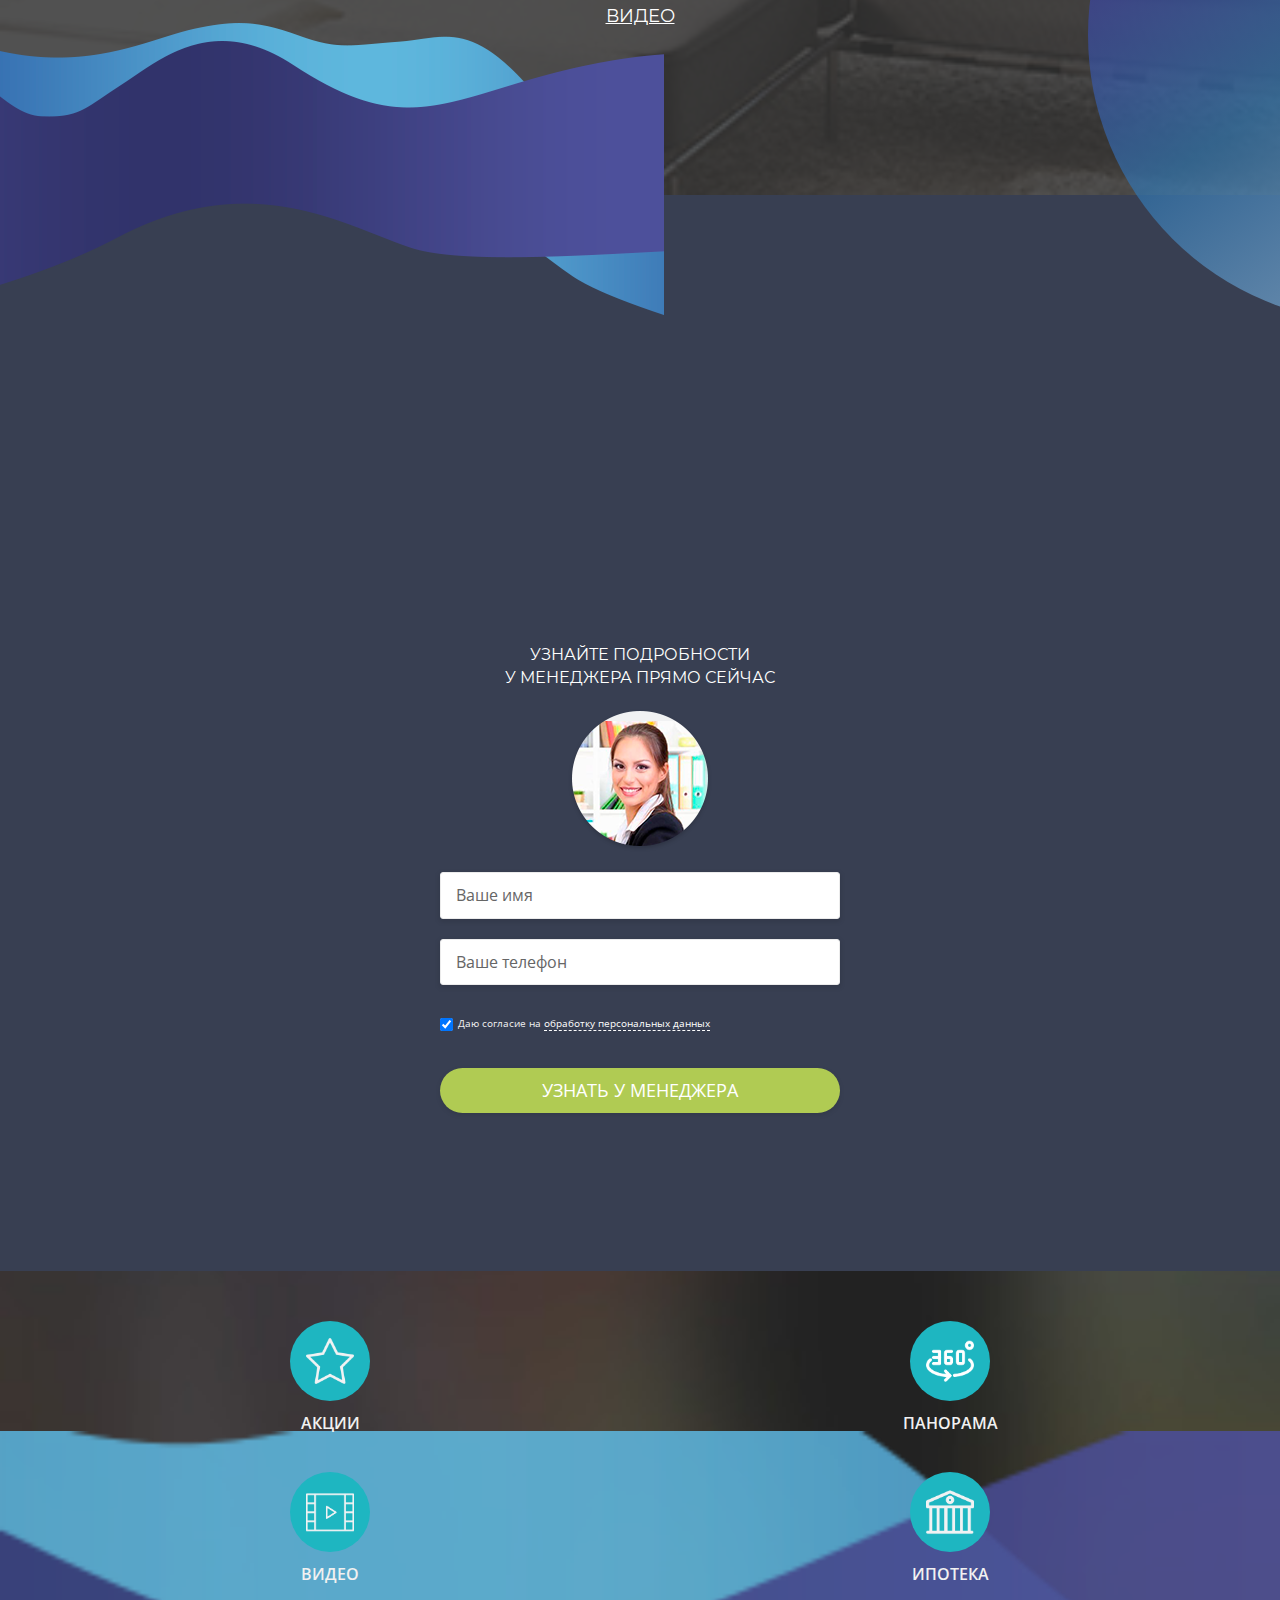
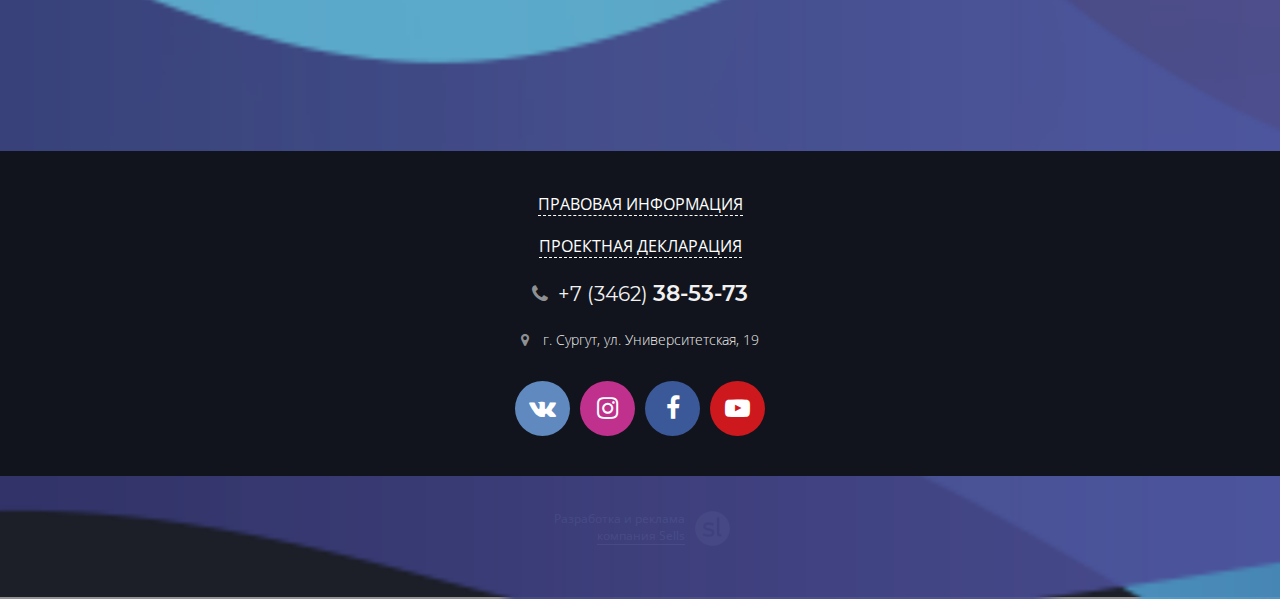
<file: about(more).html>
<!-- ABOUT(MORE) PAGE-->
<!DOCTYPE html>
<html lang="ru">

<head>

	<meta charset="utf-8">
	<!-- <base href="/"> -->

	<title>За ручьем - мобильная версия</title>
	<meta name="description" content="">

	<meta http-equiv="X-UA-Compatible" content="IE=edge">
	<meta name="viewport" content="width=device-width, initial-scale=1, maximum-scale=1">
	
	<!-- Template Basic Images Start -->
	<meta property="og:image" content="path/to/image.jpg">
	<link rel="icon" href="img/favicon/favicon.ico">
	<link rel="apple-touch-icon" sizes="180x180" href="img/favicon/apple-touch-icon-180x180.png">
	<!-- Template Basic Images End -->
	
	<!-- Custom Browsers Color Start -->
	<meta name="theme-color" content="#000">
	<!-- Custom Browsers Color End -->

	<link rel="stylesheet" href="css/main.min.css">

</head>

<body>
	<!-------------------- header ----------------------->
<header class="header" style="background-image: url(img/bg-about.jpg);">
	<div class="section-overlay about-overlay"></div>
	<div class="header-topwaves">
		<img src="img/main/top-waves.png" alt="">
	</div>
	<div class="header-logo">
		<img class="img-responsive" src="img/logo.png" alt="">
	</div>
	<!-- Кнопка меню -->
	<nav>
	<div class="header-menu">
		<div class="header-menu_text">Меню</div>
		<div class="header-menu_line"></div>
		<div class="header-menu_line"></div>
		<div class="header-menu_line"></div>
		<div class="header-menu_line"></div>
	</div>

	<!-- Меню -->
	<div class="menu">
		<div class="menu-overlay">
			<div class="menu-close"></div>
			<div class="menu-nav">
				<ul class="menu-list">
					<li class="menu_item">
						<a class="menu_item__link" href="#">о проекте</a>
					</li>
					<li class="menu_item">
						<a class="menu_item__link" href="#">выбрать квартиру</a>
					</li>
					<li class="menu_item">
						<a class="menu_item__link" href="#">инфраструктура</a>
					</li>
					<li class="menu_item">
						<a class="menu_item__link" href="#">полезные статьи</a>
					</li>
					<li class="menu_item">
						<a class="menu_item__link" href="#">контакты</a>
					</li>
					<li class="menu_item">
						<a class="menu_item__link" href="#">отзывы</a>
					</li>
				</ul>
			</div>
		</div>
	</div>
</nav>
	<div class="main main-about">
		<span class="reason">1-я причина из 10 </span>
		<h1 class="h1">Панорамные окна в квартире. Жизнь без рамок...</h1>
		<div class="hr main-hr"></div>
		<p>В каждом из нас – тысячи особенностей, привычек и желаний. Всё время мы находимся в постоянном поиске. Но представьте на минуту, что вы уже нашли то, о чем<br> мечтали?<br>Не ограничивайте себя ни в чем, в том числе в обзоре на мир из своей квартиры</p>
	</div>
	<div class="main-about-video">
				<figure class="main-about-video_imgbox">
					<img class="img-responsive"src="img/play-button.png" alt="">
					<figcaption><a href="">посмотреть видео</a></figcaption>
				</figure>
	</div>
	<div class="waves-section">
		<img class="img-responsive waves-section_img" src="img/main/section-bg.png" alt="">
</div>
<div class="circle"></div>
</section>
</header>

<!-------------------- riven ----------------------->
<section class="s-riven" style="background-image: url(img/bg-about.jpg);">
	<div class="section-overlay about-overlay"></div>
	<div class="main riven-about">
		<span class="reason">2-я причина из 10 </span>
		<h1 class="h1">Панорамные окна в квартире. Жизнь без рамок...</h1>
		<div class="hr riven-hr"></div>
		<p>В каждом из нас – тысячи особенностей, привычек и желаний. Всё время мы находимся в постоянном поиске. Но представьте на минуту, что вы уже нашли то, о чем<br> мечтали?<br>Не ограничивайте себя ни в чем, в том числе в обзоре на мир из своей квартиры</p>
	</div>
	<div class="riven-about-video">
		<figure class="riven-about-video_imgbox">
			<img class="img-responsive"src="img/play-button.png" alt="">
			<figcaption><a href="">посмотреть видео</a></figcaption>
		</figure>
	</div>
		<div class="waves-section">
			<img class="img-responsive waves-section_img" src="img/main/section-bg.png" alt="">
		</div>
	<div class="circle"></div>
</section>
	<!----------------- think --------------------->
<section class="s-think" style="background-image: url(img/bg-about.jpg);">
	<div class="section-overlay about-overlay"></div>
	<div class="main think-about">
		<span class="reason">3-я причина из 10 </span>
		<h1 class="h1">Панорамные окна в квартире. Жизнь без рамок...</h1>
		<div class="hr think-hr"></div>
		<p>В каждом из нас – тысячи особенностей, привычек и желаний. Всё время мы находимся в постоянном поиске. Но представьте на минуту, что вы уже нашли то, о чем<br> мечтали?<br>Не ограничивайте себя ни в чем, в том числе в обзоре на мир из своей квартиры</p>
	</div>
	<div class="think-about-video">
				<figure class="think-about-video_imgbox">
					<img class="img-responsive"src="img/play-button.png" alt="">
					<figcaption><a href="">посмотреть видео</a></figcaption>
				</figure>
	</div>
	<div class="waves-section">
		<img class="img-responsive waves-section_img" src="img/main/section-bg.png" alt="">
	</div>
<div class="circle"></div>
</section>
<!------------------- detail (форма) ----------------->
<section class="s-detail">
	<div class="detail">
		<h4 class="h4">УЗНАЙТЕ ПОДРОБНОСТИ<br> У МЕНЕДЖЕРА ПРЯМО СЕЙЧАС</h4>
			<div class="detail-boximg">
				<img class="img-width" src="img/form-manadger.png" alt="">
			</div>
		<form  class="form-detail" action="mail/mail.php" method="POST">
			<input class="form-detail__input" type="text" name="Имя" placeholder="Ваше имя" minlength="2" required="required">
			<input class="form-detail__input" id="phone" type="tel" name="Телефон" placeholder="Ваше телефон" required="required">	
			<p><input class="form-detail__checkbox" type="checkbox" checked required="required">Даю согласие на <a class="form-personal"  href="upload/privacy.pdf" target="_blank">обработку персональных данных</a></p>
			<button class="form-detail__button button button-green" type="submit">узнать у менеджера</button>
		</form>
	</div>
</section>
<!--------------- s-menu ------------------->
<section class="s-menu" style="background-image: url(img/bg-s-menu.jpg)">
	<div class="s-menu-wrap">
		<div class="s-menu-box">
			<a href="#" class="s-menu-link">
				<img src="img/s-menu/star.png" alt="акции">
			</a>
			<p>акции</p>
		</div>
		<div class="s-menu-box">
			<a href="#" class="s-menu-link">
				<img src="img/s-menu/panorama.png" alt="панорама">
			</a>
			<p>панорама</p>
		</div>
		<div class="s-menu-box">
			<a href="#" class="s-menu-link">
				<img src="img/s-menu/video.png" alt="видео">
				</a>
			<p>видео</p>
		</div>
		<div class="s-menu-box">
			<a href="#" class="s-menu-link">
				<img src="img/s-menu/bank.png" alt="ипотека">
			</a>
			<p>ипотека</p>
		</div>
	</div>
</section>
<!--------------- footer ------------------>
<footer class="s-footer">
	<div class="footer">
	<p><a class="footer-right-link" href="#">ПРАВОВАЯ ИНФОРМАЦИЯ</a></p>
	<p><a class="footer-right-link" href="#">Проектная декларация</a></p>
	<p class="footer-phone"><i class="fa fa-phone"></i>+7 (3462) <span class="s-bold">38-53-73</span></p>
	<p class="footer-direction"><i class="fa fa-map-marker"></i> г. Сургут, ул. Университетская, 19 </p>
	<div class="footer-social">
		<a class="footer-social__link" href="#"><i class="fa fa-vk" aria-hidden="true"></i></a>
		<a class="footer-social__link" href="#"><i class="fa fa-instagram" aria-hidden="true"></i></a>
		<a class="footer-social__link" href="#"><i class="fa fa-facebook" aria-hidden="true"></i></a>
		<a class="footer-social__link" href="#"><i class="fa fa-youtube-play" aria-hidden="true"></i></a>
	</div>
	</div>
</footer>
<!--------------- copyright ------------------>
<section class="copyright">
	<div class="copyright-sells">
		<ul>
			<li><span>Разработка и реклама<br>
				<a class="copyright-link" target="_blank" href="https://sells.company/">компания Sells</a></span></li>
		</ul>
	</div>
</section>

<script src="js/scripts.min.js"></script>

</body>
</html>
</file>
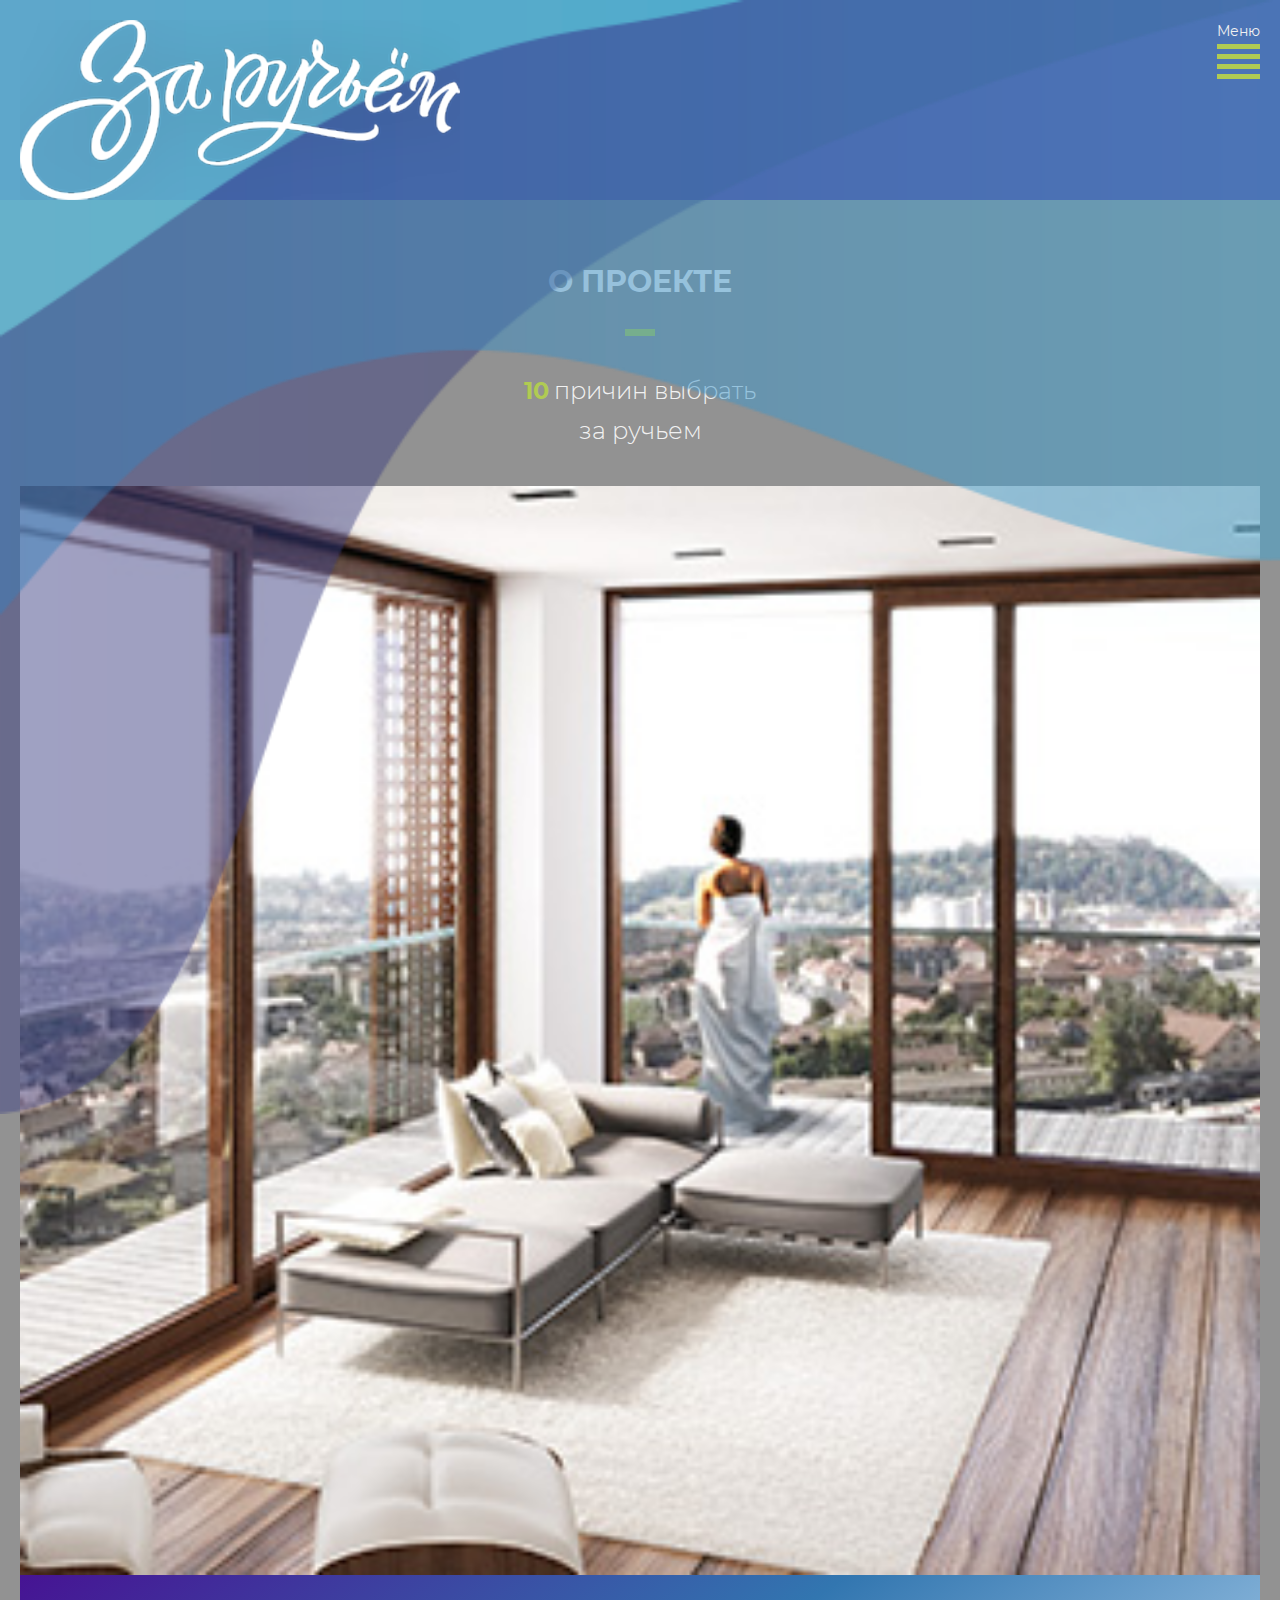
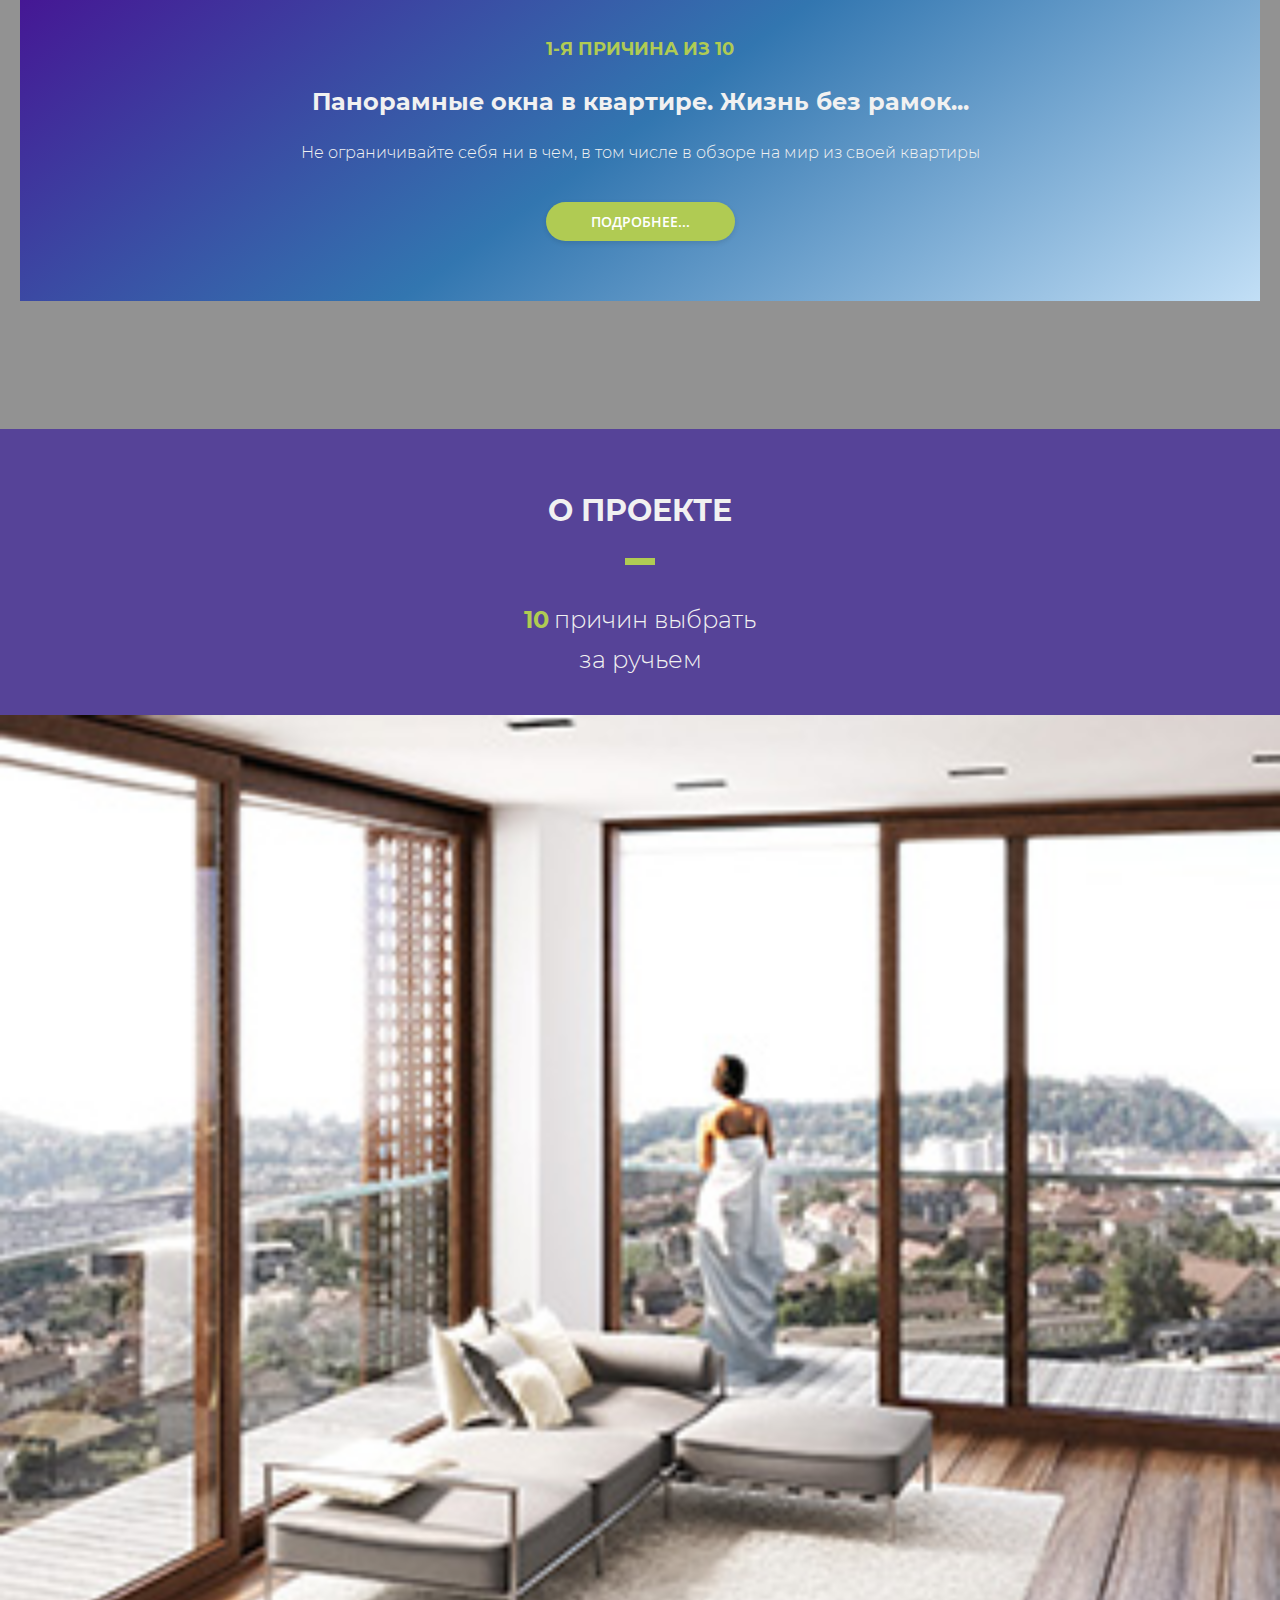
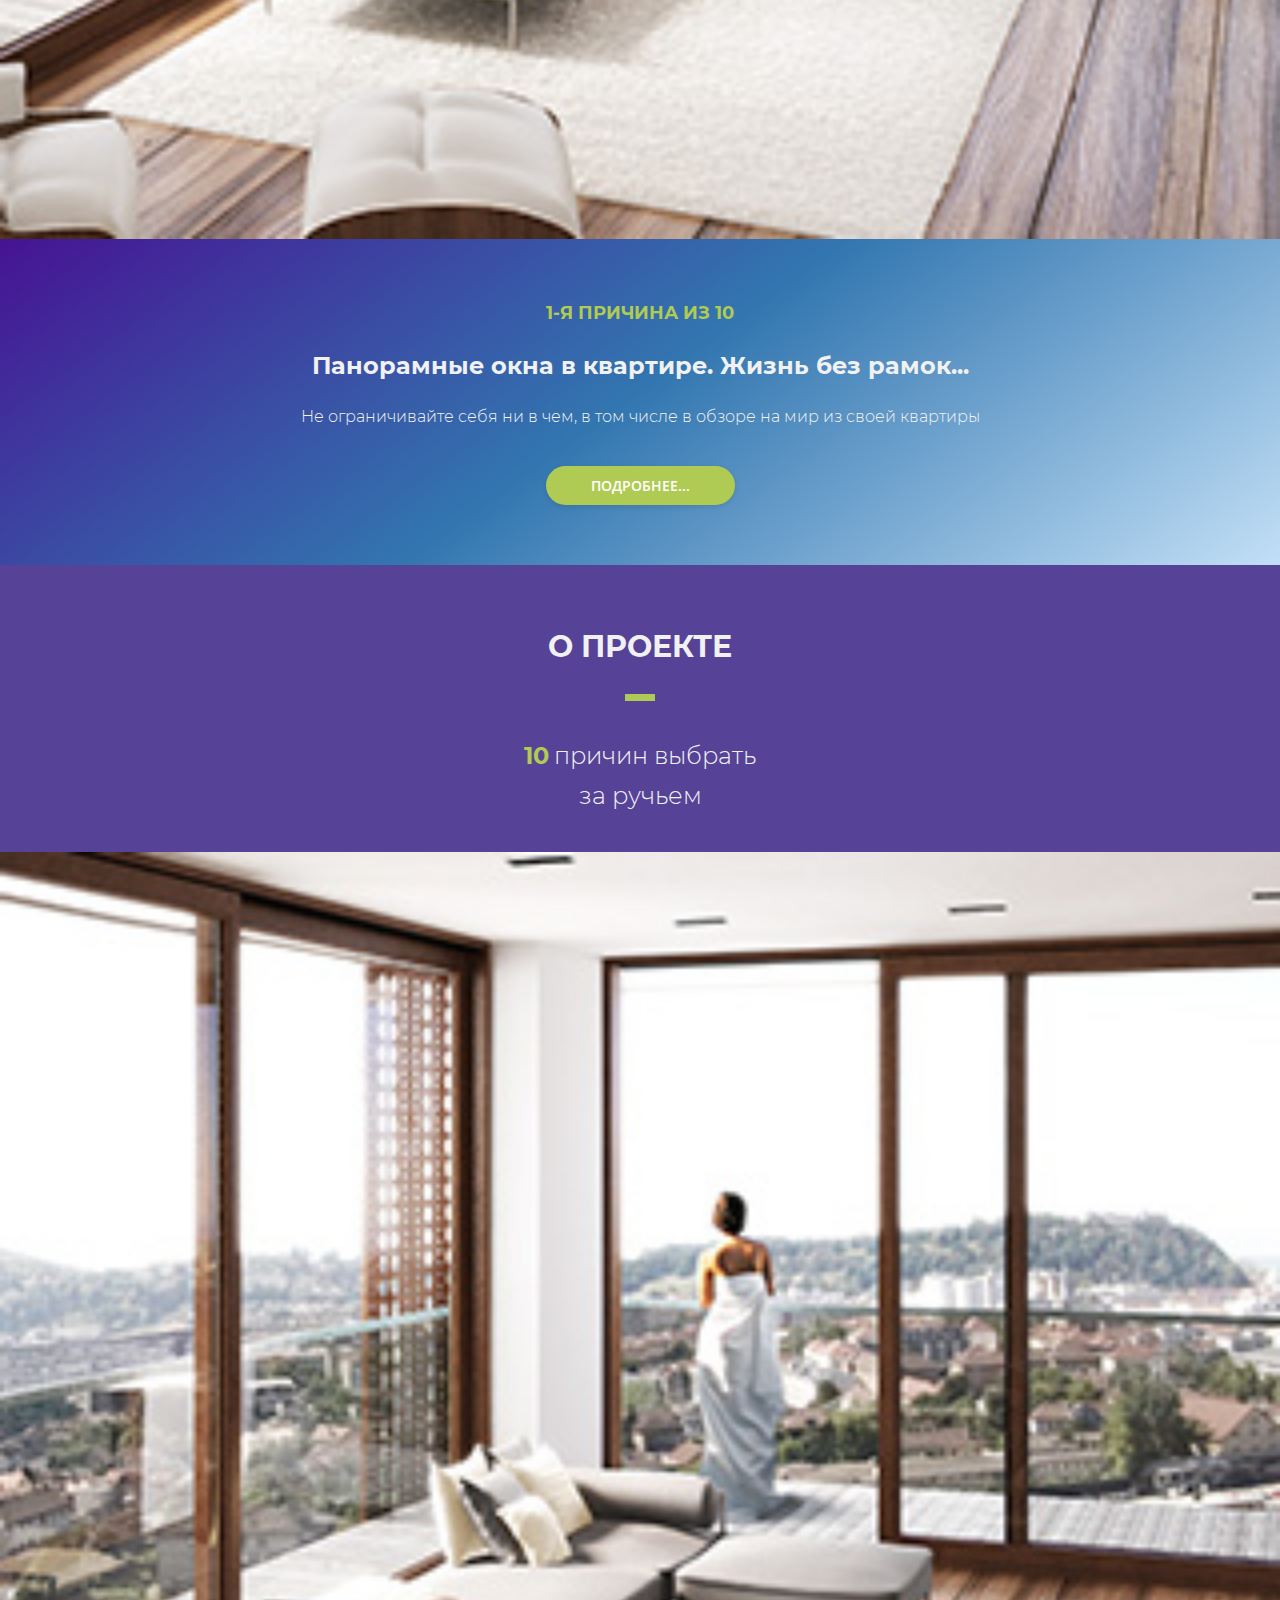
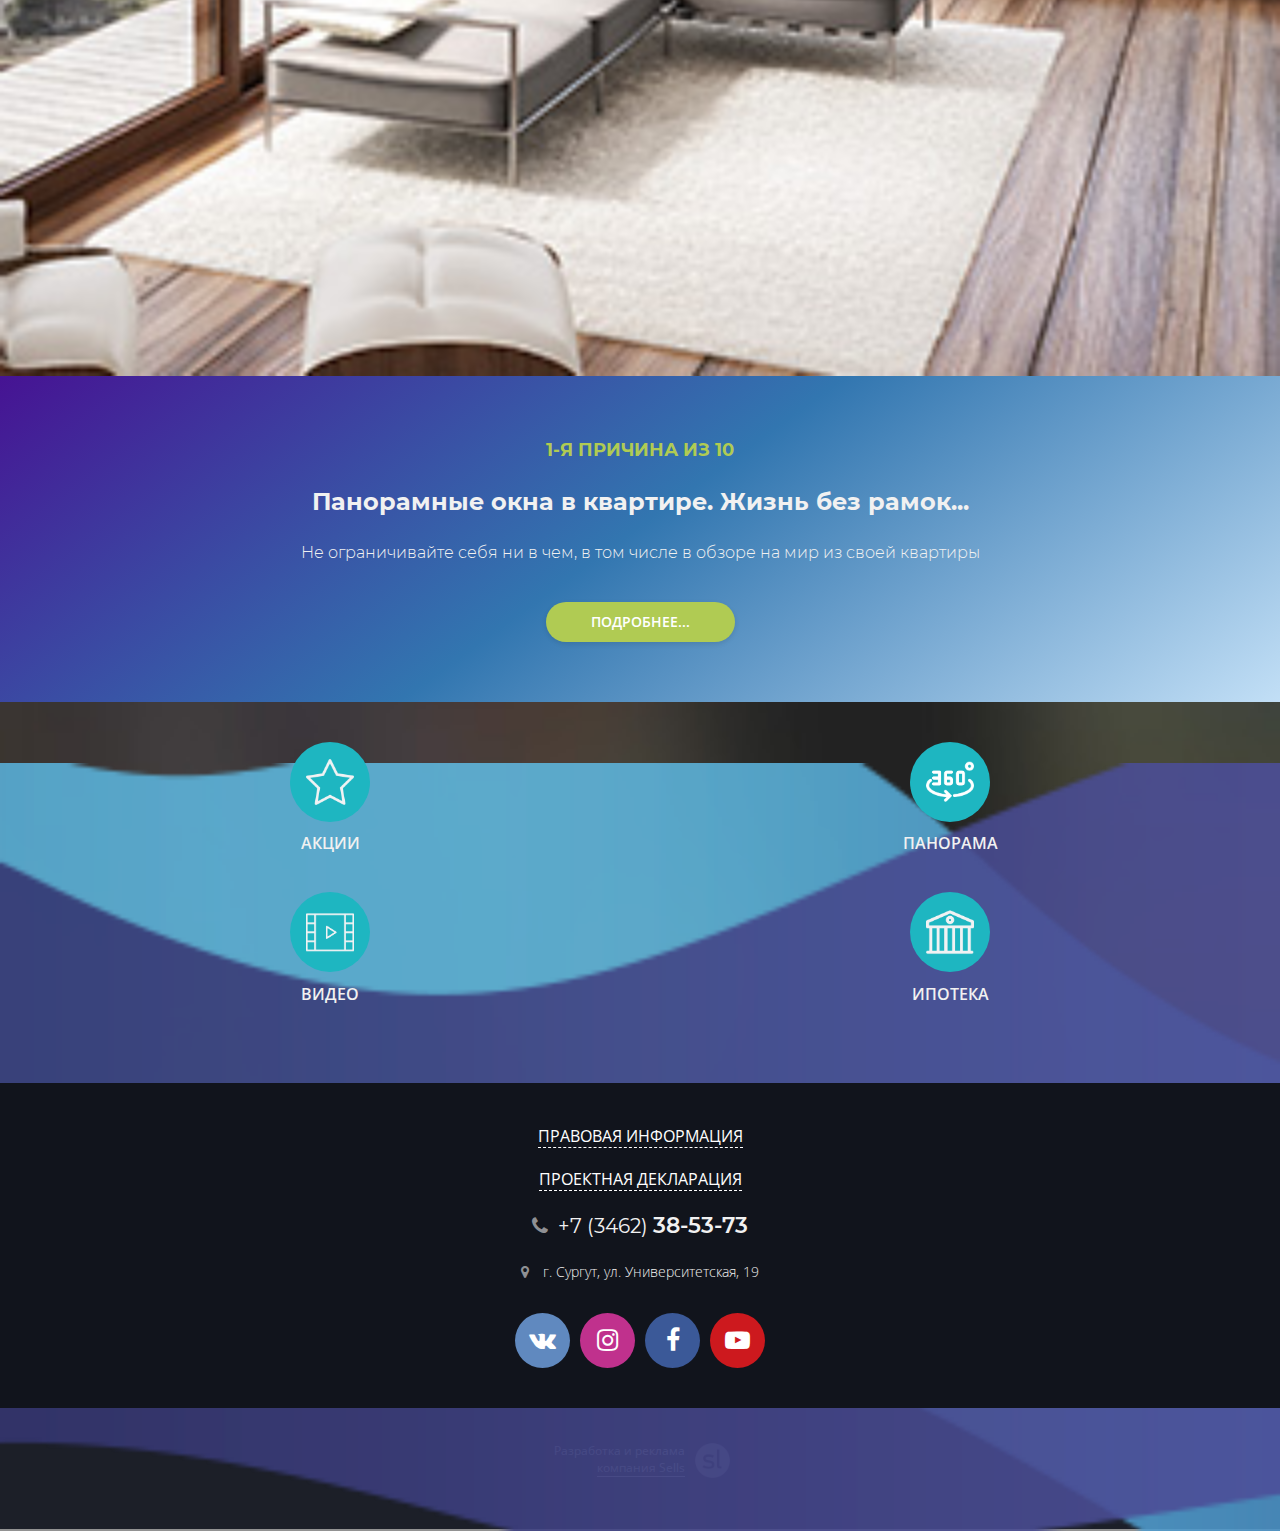
<file: about.html>
<!-- ABOUT PAGE -->
<!DOCTYPE html>
<html lang="ru">

<head>

	<meta charset="utf-8">
	<!-- <base href="/"> -->

	<title>За ручьем - мобильная версия</title>
	<meta name="description" content="">

	<meta http-equiv="X-UA-Compatible" content="IE=edge">
	<meta name="viewport" content="width=device-width, initial-scale=1, maximum-scale=1">
	
	<!-- Template Basic Images Start -->
	<meta property="og:image" content="path/to/image.jpg">
	<link rel="icon" href="img/favicon/favicon.ico">
	<link rel="apple-touch-icon" sizes="180x180" href="img/favicon/apple-touch-icon-180x180.png">
	<!-- Template Basic Images End -->
	
	<!-- Custom Browsers Color Start -->
	<meta name="theme-color" content="#000">
	<!-- Custom Browsers Color End -->

	<link rel="stylesheet" href="css/main.min.css">

</head>

<body>
	<!-------------------- header ----------------------->
<header class="header about-header">
	<div class="header-topwaves">
		<img src="img/main/top-waves.png" alt="">
	</div>
	<div class="header-logo">
		<img class="img-responsive" src="img/logo.png" alt="">
	</div>
	<!-- Кнопка меню -->
	<nav>
	<div class="header-menu">
		<div class="header-menu_text">Меню</div>
		<div class="header-menu_line"></div>
		<div class="header-menu_line"></div>
		<div class="header-menu_line"></div>
		<div class="header-menu_line"></div>
	</div>
	<!-- Кнопка "обратный звонок" -->
	
	<!-- Меню -->
	<div class="menu">
		<div class="menu-overlay">
			<div class="menu-close"></div>
			<div class="menu-nav">
				<ul class="menu-list">
					<li class="menu_item">
						<a class="menu_item__link" href="#">о проекте</a>
					</li>
					<li class="menu_item">
						<a class="menu_item__link" href="#">выбрать квартиру</a>
					</li>
					<li class="menu_item">
						<a class="menu_item__link" href="#">инфраструктура</a>
					</li>
					<li class="menu_item">
						<a class="menu_item__link" href="#">полезные статьи</a>
					</li>
					<li class="menu_item">
						<a class="menu_item__link" href="#">контакты</a>
					</li>
					<li class="menu_item">
						<a class="menu_item__link" href="#">отзывы</a>
					</li>
				</ul>
			</div>
		</div>
	</div>
</nav>
</header>
	<section class="main h-about">
		<h1 class="h1">о проекте</h1>
		<div class="hr main-hr"></div>
		<p><span class="reason h-about-reason">10</span>причин выбрать<br> за ручьем</p>
		<img src="img/about/bg-section-top.jpg" alt="">
		<div class="h-about-content">
			<span class="reason">1-я причина из 10 </span>
			<h2 class="h2">Панорамные окна в квартире. Жизнь без рамок...</h2>
			<p>Не ограничивайте себя ни в чем, в том числе в обзоре на мир из своей квартиры</p>
			<button class="button h-about_btn">подробнее...</button>
		</div>
	</section>


<!-------------------- s-about-middle ----------------------->
<section class="s-about-middle">
	<div class="main h-about">
		<h1 class="h1">о проекте</h1>
		<div class="hr main-hr"></div>
		<p><span class="reason h-about-reason">10</span>причин выбрать<br> за ручьем</p>
		<img src="img/about/bg-section-top.jpg" alt="">
		<div class="h-about-content">
			<span class="reason">1-я причина из 10 </span>
			<h2 class="h2">Панорамные окна в квартире. Жизнь без рамок...</h2>
			<p>Не ограничивайте себя ни в чем, в том числе в обзоре на мир из своей квартиры</p>
			<button class="button h-about_btn">подробнее...</button>
		</div>
	</div>
</section>
	<!----------------- s-about-bottom --------------------->
<section class="s-about-bottom">
	<div class="main h-about">
		<h1 class="h1">о проекте</h1>
		<div class="hr main-hr"></div>
		<p><span class="reason h-about-reason">10</span>причин выбрать<br> за ручьем</p>
		<img src="img/about/bg-section-top.jpg" alt="">
		<div class="h-about-content">
			<span class="reason">1-я причина из 10 </span>
			<h2 class="h2">Панорамные окна в квартире. Жизнь без рамок...</h2>
			<p>Не ограничивайте себя ни в чем, в том числе в обзоре на мир из своей квартиры</p>
			<button class="button h-about_btn">подробнее...</button>
		</div>
	</div>
</section>
<!--------------- s-menu ------------------->
<section class="s-menu s-about-menu" style="background-image: url(img/bg-s-menu.jpg)">
	<div class="s-menu-wrap">
		<div class="s-menu-box">
			<a href="#" class="s-menu-link">
				<img src="img/s-menu/star.png" alt="акции">
			</a>
			<p>акции</p>
		</div>
		<div class="s-menu-box">
			<a href="#" class="s-menu-link">
				<img src="img/s-menu/panorama.png" alt="панорама">
			</a>
			<p>панорама</p>
		</div>
		<div class="s-menu-box">
			<a href="#" class="s-menu-link">
				<img src="img/s-menu/video.png" alt="видео">
				</a>
			<p>видео</p>
		</div>
		<div class="s-menu-box">
			<a href="#" class="s-menu-link">
				<img src="img/s-menu/bank.png" alt="ипотека">
			</a>
			<p>ипотека</p>
		</div>
	</div>
</section>
<!--------------- footer ------------------>
<footer class="s-footer">
	<div class="footer">
	<p><a class="footer-right-link" href="#">ПРАВОВАЯ ИНФОРМАЦИЯ</a></p>
	<p><a class="footer-right-link" href="#">Проектная декларация</a></p>
	<p class="footer-phone"><i class="fa fa-phone"></i>+7 (3462) <span class="s-bold">38-53-73</span></p>
	<p class="footer-direction"><i class="fa fa-map-marker"></i> г. Сургут, ул. Университетская, 19 </p>
	<div class="footer-social">
		<a class="footer-social__link" href="#"><i class="fa fa-vk" aria-hidden="true"></i></a>
		<a class="footer-social__link" href="#"><i class="fa fa-instagram" aria-hidden="true"></i></a>
		<a class="footer-social__link" href="#"><i class="fa fa-facebook" aria-hidden="true"></i></a>
		<a class="footer-social__link" href="#"><i class="fa fa-youtube-play" aria-hidden="true"></i></a>
	</div>
	</div>
</footer>
<!--------------- copyright ------------------>
<section class="copyright">
	<div class="copyright-sells">
		<ul>
			<li><span>Разработка и реклама<br>
				<a class="copyright-link" target="_blank" href="https://sells.company/">компания Sells</a></span></li>
		</ul>
	</div>
</section>

<script src="js/scripts.min.js"></script>

</body>
</html>
</file>
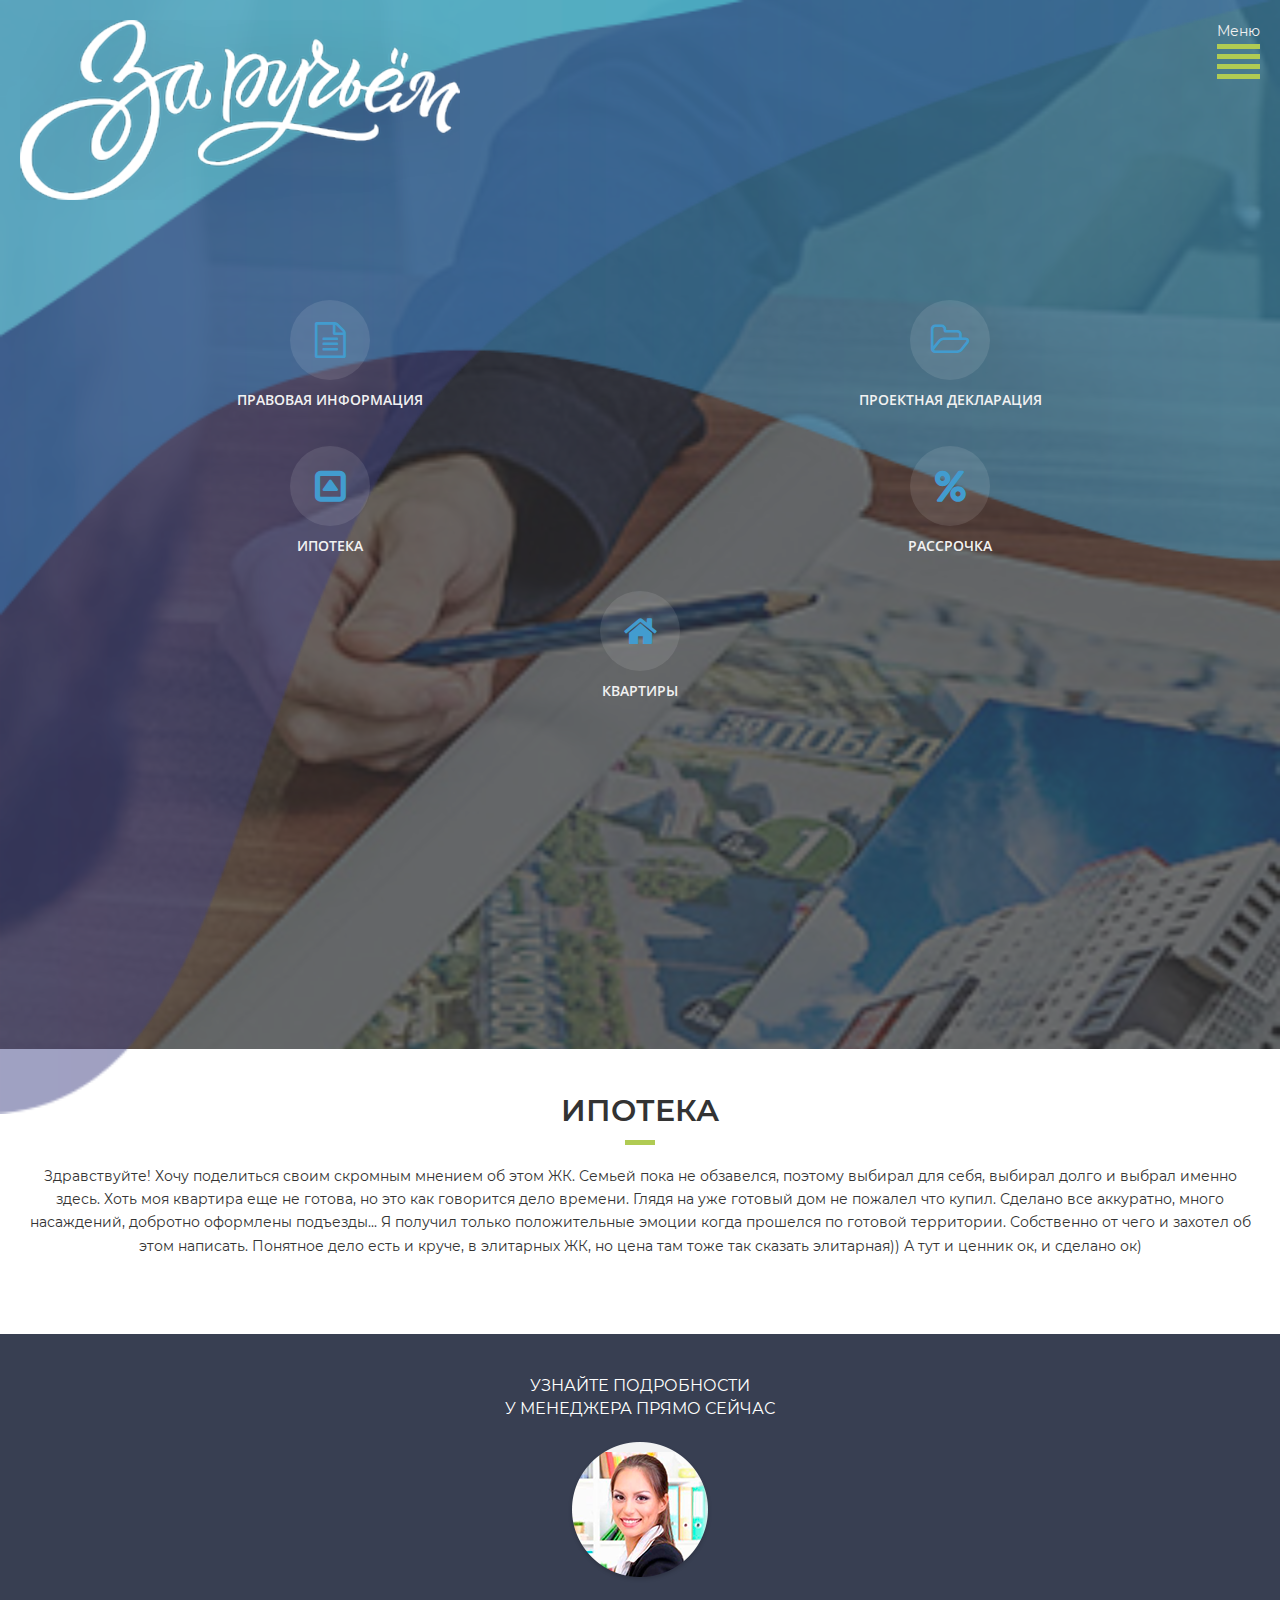
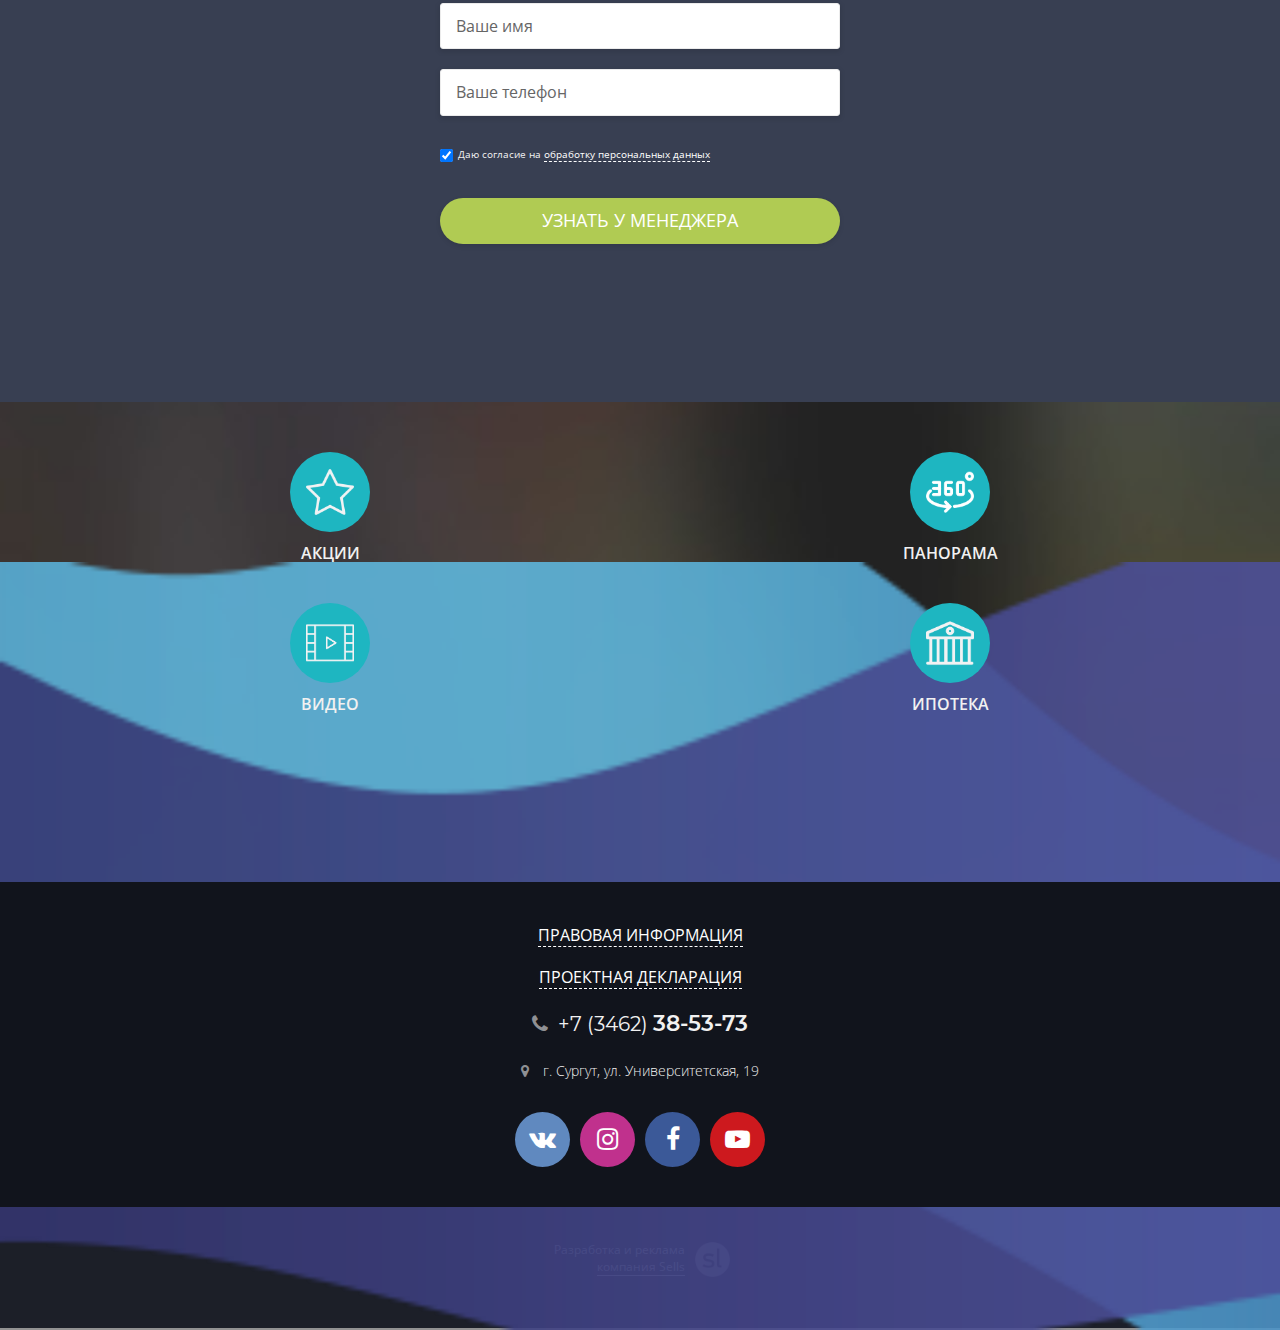
<file: buyers.html>
<!-- BUYERS PAGE -->
<!DOCTYPE html>
<html lang="ru">

<head>

	<meta charset="utf-8">
	<!-- <base href="/"> -->

	<title>За ручьем - мобильная версия</title>
	<meta name="description" content="">

	<meta http-equiv="X-UA-Compatible" content="IE=edge">
	<meta name="viewport" content="width=device-width, initial-scale=1, maximum-scale=1">
	
	<!-- Template Basic Images Start -->
	<meta property="og:image" content="path/to/image.jpg">
	<link rel="icon" href="img/favicon/favicon.ico">
	<link rel="apple-touch-icon" sizes="180x180" href="img/favicon/apple-touch-icon-180x180.png">
	<!-- Template Basic Images End -->
	
	<!-- Custom Browsers Color Start -->
	<meta name="theme-color" content="#000">
	<!-- Custom Browsers Color End -->

	<link rel="stylesheet" href="css/main.min.css">

</head>

<body>
	<!-------------------- header ----------------------->
<header class="header" style="background-image: url(img/buyers/bg-buyers.jpg);">
	<div class="section-overlay"></div>
	<div class="header-topwaves">
		<img src="img/main/top-waves.png" alt="">
	</div>
	<div class="header-logo">
		<img class="img-responsive" src="img/logo.png" alt="">
	</div>
	<!-- Кнопка меню -->
	<nav>
	<div class="header-menu">
		<div class="header-menu_text">Меню</div>
		<div class="header-menu_line"></div>
		<div class="header-menu_line"></div>
		<div class="header-menu_line"></div>
		<div class="header-menu_line"></div>
	</div>
	<!-- Кнопка "обратный звонок" -->
	
	<!-- Меню -->
	<div class="menu">
		<div class="menu-overlay">
			<div class="menu-close"></div>
			<div class="menu-nav">
				<ul class="menu-list">
					<li class="menu_item">
						<a class="menu_item__link" href="#">о проекте</a>
					</li>
					<li class="menu_item">
						<a class="menu_item__link" href="#">выбрать квартиру</a>
					</li>
					<li class="menu_item">
						<a class="menu_item__link" href="#">инфраструктура</a>
					</li>
					<li class="menu_item">
						<a class="menu_item__link" href="#">полезные статьи</a>
					</li>
					<li class="menu_item">
						<a class="menu_item__link" href="#">контакты</a>
					</li>
					<li class="menu_item">
						<a class="menu_item__link" href="#">отзывы</a>
					</li>
				</ul>
			</div>
		</div>
	</div>
</nav>
	<ul class="buyers-wrap js-tabs__caption">
		<li class="buyers-box">
			<span class="buyers-link">
				<i class="fa fa-file-text-o" aria-hidden="true"></i>
			</span>
			<p>правовая информация</p>
		</li>
		<li class="buyers-box">
			<span class="buyers-link">
				<i class="fa fa-folder-open-o" aria-hidden="true"></i>
			</span>
			<p>проектная декларация</p>
		</li>
		<li class="buyers-box">
			<span class="buyers-link">
				<i class="fa fa-caret-square-o-up" aria-hidden="true"></i>
				</span>
			<p>ипотека</p>
		</li>
		<li class="buyers-box">
			<span class="buyers-link">
				<i class="fa fa-percent" aria-hidden="true"></i>
			</span>
			<p>рассрочка</p>
		</li>
		<li class="buyers-box">
			<span class="buyers-link">
				<i class="fa fa-home" aria-hidden="true"></i>
			</span>
			<p>квартиры</p>
		</li>
	</ul>
</header>

<!-------------------- buyers-content ----------------------->
<section class="s-buyers-content js-tabs">
	<div class="buyers-content-wrap js-tabs__content active">
		<h2 class="h2 ">ипотека</h2>
		<div class="hr buyers-content-wrap_hr"></div>
		<p>Здравствуйте! Хочу поделиться своим скромным мнением об этом ЖК. Семьей пока не обзавелся, поэтому выбирал для себя, выбирал долго и выбрал именно здесь. Хоть моя квартира еще не готова, но это как говорится дело времени. Глядя на уже готовый дом не пожалел что купил. Сделано все аккуратно, много насаждений, добротно оформлены подъезды... Я получил только положительные эмоции когда прошелся по готовой территории. Собственно от чего и захотел об этом написать. Понятное дело есть и круче, в элитарных ЖК, но цена там тоже так сказать элитарная)) А тут и ценник ок, и сделано ок)</p>
	</div>
	<div class="buyers-content-wrap js-tabs__content">
		<h2 class="h2 ">правовая информация</h2>
		<div class="hr buyers-content-wrap_hr"></div>
		<p>Здравствуйте! Хочу поделиться своим скромным мнением об этом ЖК. Семьей пока не обзавелся, поэтому выбирал для себя, выбирал долго и выбрал именно здесь. Хоть моя квартира еще не готова, но это как говорится дело времени. Глядя на уже готовый дом не пожалел что купил. Сделано все аккуратно, много насаждений, добротно оформлены подъезды... Я получил только положительные эмоции когда прошелся по готовой территории. Собственно от чего и захотел об этом написать. Понятное дело есть и круче, в элитарных ЖК, но цена там тоже так сказать элитарная)) А тут и ценник ок, и сделано ок)</p>
	</div>
	<div class="buyers-content-wrap js-tabs__content">
		<h2 class="h2 ">проектная декларация</h2>
		<div class="hr buyers-content-wrap_hr"></div>
		<p>Здравствуйте! Хочу поделиться своим скромным мнением об этом ЖК. Семьей пока не обзавелся, поэтому выбирал для себя, выбирал долго и выбрал именно здесь. Хоть моя квартира еще не готова, но это как говорится дело времени. Глядя на уже готовый дом не пожалел что купил. Сделано все аккуратно, много насаждений, добротно оформлены подъезды... Я получил только положительные эмоции когда прошелся по готовой территории. Собственно от чего и захотел об этом написать. Понятное дело есть и круче, в элитарных ЖК, но цена там тоже так сказать элитарная)) А тут и ценник ок, и сделано ок)</p>
	</div>
	<div class="buyers-content-wrap js-tabs__content">
		<h2 class="h2 ">рассрочка</h2>
		<div class="hr buyers-content-wrap_hr"></div>
		<p>Здравствуйте! Хочу поделиться своим скромным мнением об этом ЖК. Семьей пока не обзавелся, поэтому выбирал для себя, выбирал долго и выбрал именно здесь. Хоть моя квартира еще не готова, но это как говорится дело времени. Глядя на уже готовый дом не пожалел что купил. Сделано все аккуратно, много насаждений, добротно оформлены подъезды... Я получил только положительные эмоции когда прошелся по готовой территории. Собственно от чего и захотел об этом написать. Понятное дело есть и круче, в элитарных ЖК, но цена там тоже так сказать элитарная)) А тут и ценник ок, и сделано ок)</p>
	</div>
	<div class="buyers-content-wrap js-tabs__content">
		<h2 class="h2 ">квартиры</h2>
		<div class="hr buyers-content-wrap_hr"></div>
		<p>Здравствуйте! Хочу поделиться своим скромным мнением об этом ЖК. Семьей пока не обзавелся, поэтому выбирал для себя, выбирал долго и выбрал именно здесь. Хоть моя квартира еще не готова, но это как говорится дело времени. Глядя на уже готовый дом не пожалел что купил. Сделано все аккуратно, много насаждений, добротно оформлены подъезды... Я получил только положительные эмоции когда прошелся по готовой территории. Собственно от чего и захотел об этом написать. Понятное дело есть и круче, в элитарных ЖК, но цена там тоже так сказать элитарная)) А тут и ценник ок, и сделано ок)</p>
	</div>
</section>

<!------------------- detail (форма) ----------------->
<section class="s-detail s-buyers-detail">
	<div class="detail">
		<h4 class="h4">УЗНАЙТЕ ПОДРОБНОСТИ<br> У МЕНЕДЖЕРА ПРЯМО СЕЙЧАС</h4>
			<div class="detail-boximg">
				<img class="img-width" src="img/form-manadger.png" alt="">
			</div>
		<form  class="form-detail" action="mail/mail.php" method="POST">
			<input class="form-detail__input" type="text" name="Имя" placeholder="Ваше имя" minlength="2" required="required">
			<input class="form-detail__input" id="phone" type="tel" name="Телефон" placeholder="Ваше телефон" required="required">	
			<p><input class="form-detail__checkbox" type="checkbox" checked required="required">Даю согласие на <a class="form-personal"  href="upload/privacy.pdf" target="_blank">обработку персональных данных</a></p>
			<button class="form-detail__button button button-green" type="submit">узнать у менеджера</button>
		</form>
	</div>
</section>
<!--------------- s-menu ------------------->
<section class="s-menu" style="background-image: url(img/bg-s-menu.jpg)">
	<div class="s-menu-wrap">
		<div class="s-menu-box">
			<a href="#" class="s-menu-link">
				<img src="img/s-menu/star.png" alt="акции">
			</a>
			<p>акции</p>
		</div>
		<div class="s-menu-box">
			<a href="#" class="s-menu-link">
				<img src="img/s-menu/panorama.png" alt="панорама">
			</a>
			<p>панорама</p>
		</div>
		<div class="s-menu-box">
			<a href="#" class="s-menu-link">
				<img src="img/s-menu/video.png" alt="видео">
				</a>
			<p>видео</p>
		</div>
		<div class="s-menu-box">
			<a href="#" class="s-menu-link">
				<img src="img/s-menu/bank.png" alt="ипотека">
			</a>
			<p>ипотека</p>
		</div>
	</div>
</section>
<!--------------- footer ------------------>
<footer class="s-footer">
	<div class="footer">
	<p><a class="footer-right-link" href="#">ПРАВОВАЯ ИНФОРМАЦИЯ</a></p>
	<p><a class="footer-right-link" href="#">Проектная декларация</a></p>
	<p class="footer-phone"><i class="fa fa-phone"></i>+7 (3462) <span class="s-bold">38-53-73</span></p>
	<p class="footer-direction"><i class="fa fa-map-marker"></i> г. Сургут, ул. Университетская, 19 </p>
	<div class="footer-social">
		<a class="footer-social__link" href="#"><i class="fa fa-vk" aria-hidden="true"></i></a>
		<a class="footer-social__link" href="#"><i class="fa fa-instagram" aria-hidden="true"></i></a>
		<a class="footer-social__link" href="#"><i class="fa fa-facebook" aria-hidden="true"></i></a>
		<a class="footer-social__link" href="#"><i class="fa fa-youtube-play" aria-hidden="true"></i></a>
	</div>
	</div>
</footer>
<!--------------- copyright ------------------>
<section class="copyright">
	<div class="copyright-sells">
		<ul>
			<li><span>Разработка и реклама<br>
				<a class="copyright-link" target="_blank" href="https://sells.company/">компания Sells</a></span></li>
		</ul>
	</div>
</section>

<script src="js/scripts.min.js"></script>

</body>
</html>
</file>
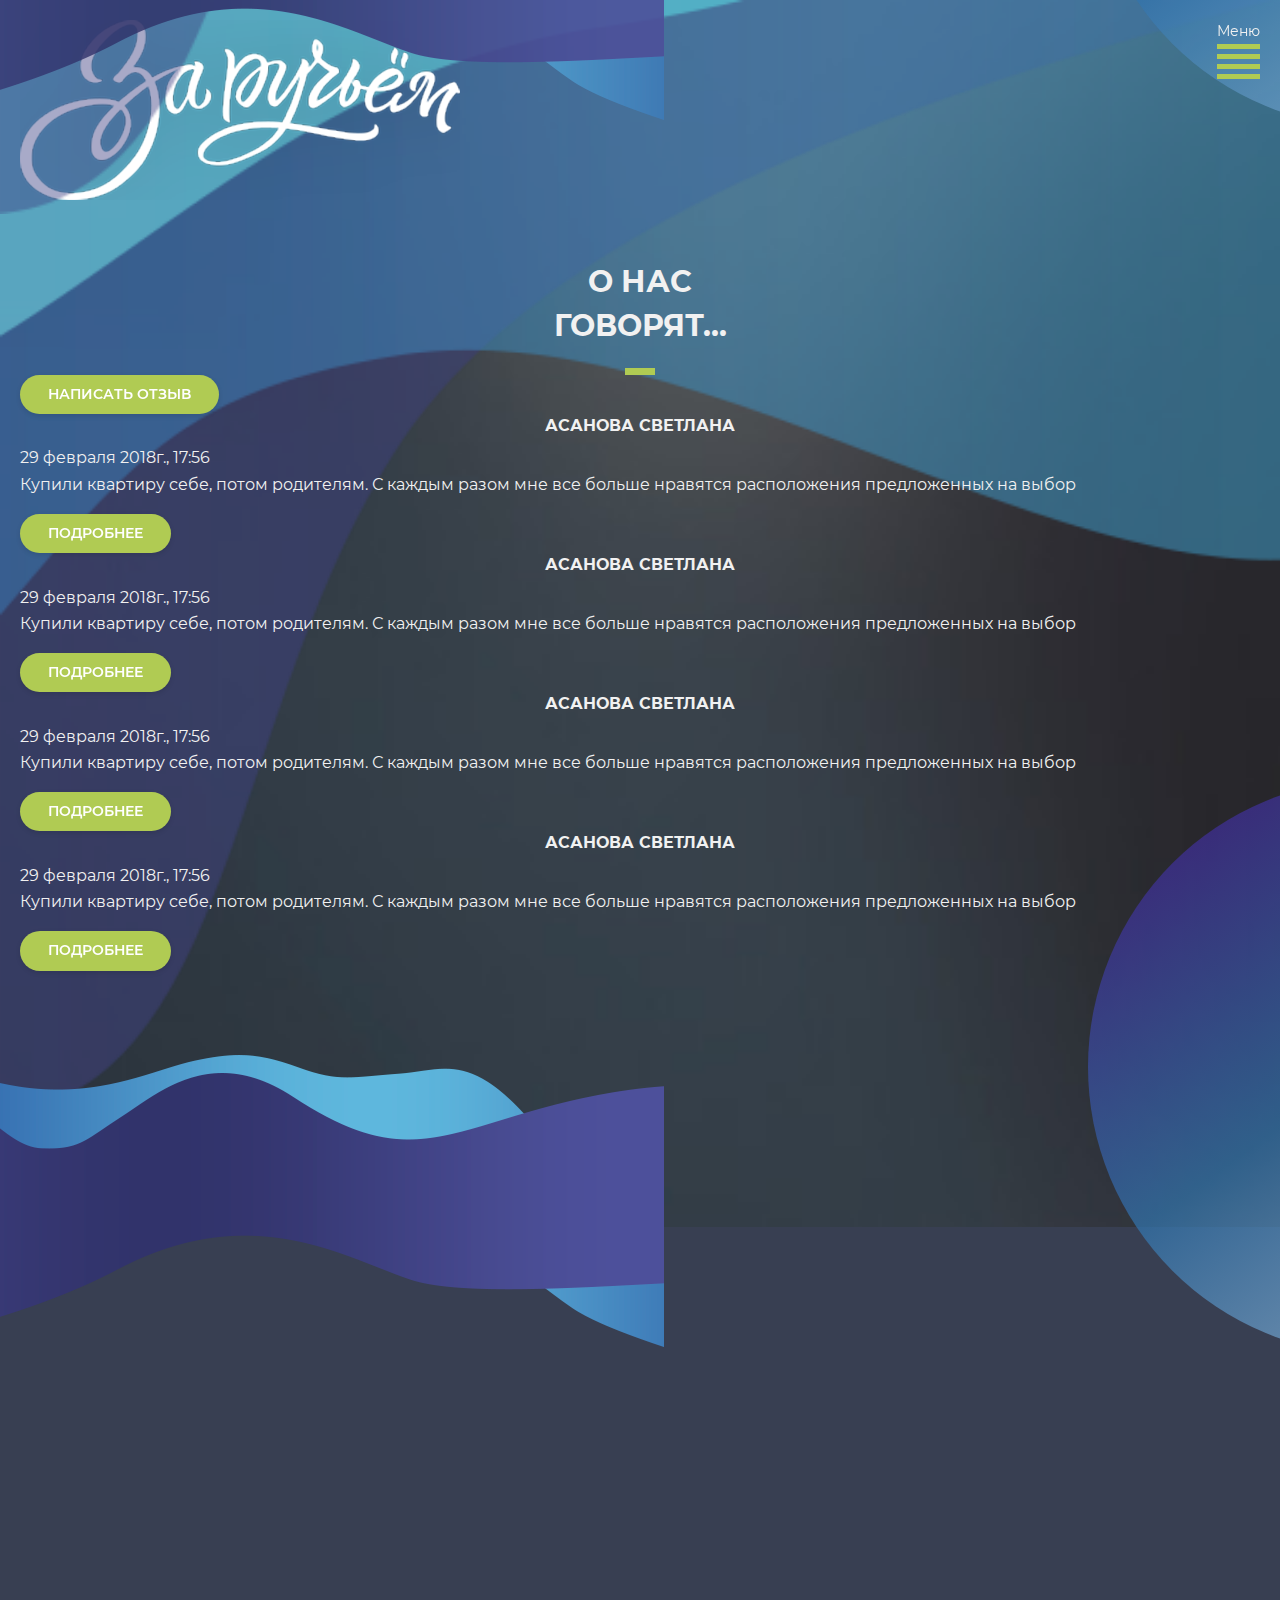
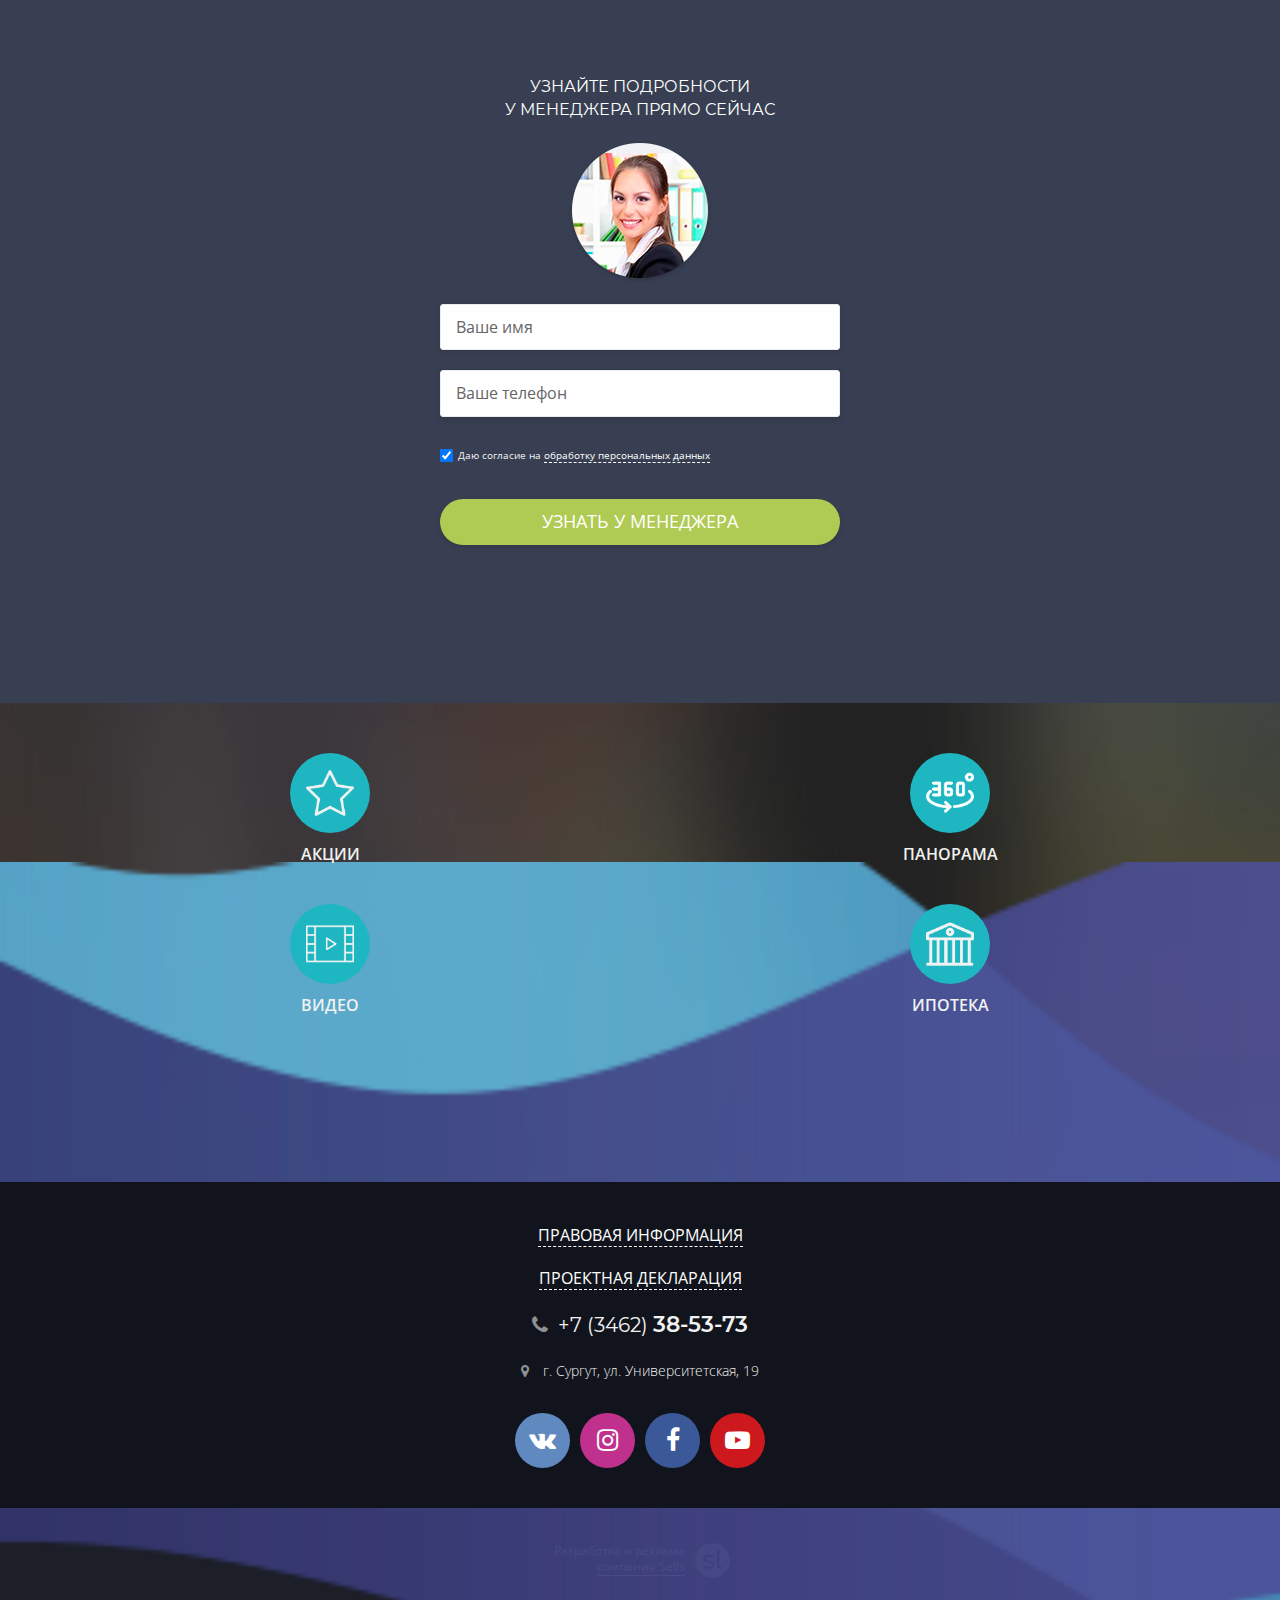
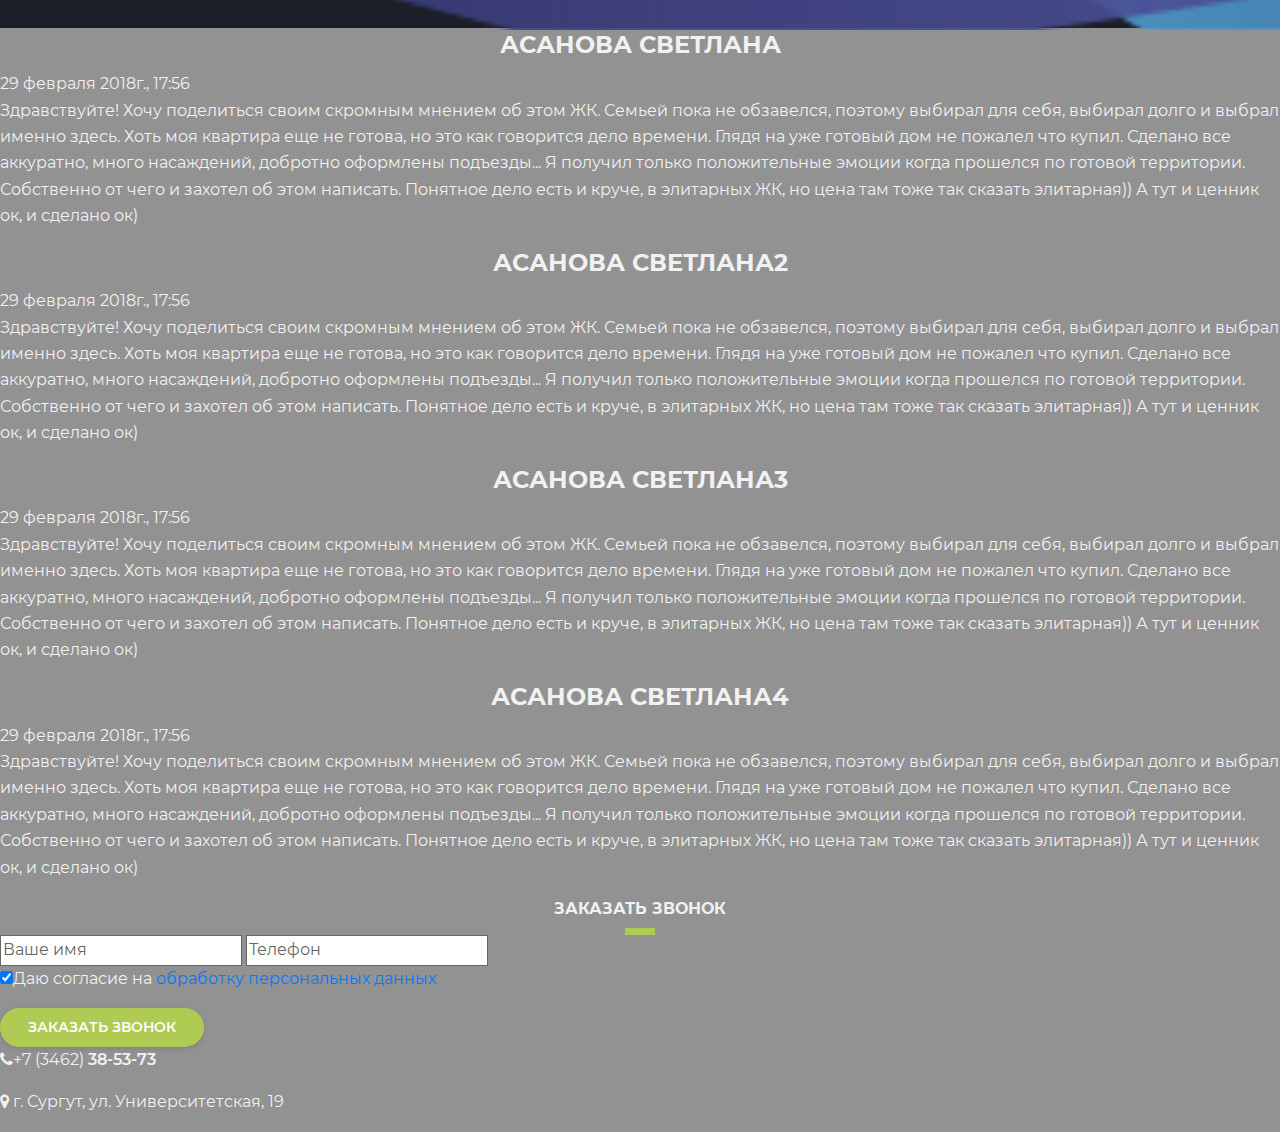
<file: comment.html>
<!-- COMMENT PAGE -->
<!DOCTYPE html>
<html lang="ru">

<head>

	<meta charset="utf-8">
	<!-- <base href="/"> -->

	<title>За ручьем - мобильная версия</title>
	<meta name="description" content="">

	<meta http-equiv="X-UA-Compatible" content="IE=edge">
	<meta name="viewport" content="width=device-width, initial-scale=1, maximum-scale=1">
	
	<!-- Template Basic Images Start -->
	<meta property="og:image" content="path/to/image.jpg">
	<link rel="icon" href="img/favicon/favicon.ico">
	<link rel="apple-touch-icon" sizes="180x180" href="img/favicon/apple-touch-icon-180x180.png">
	<!-- Template Basic Images End -->
	
	<!-- Custom Browsers Color Start -->
	<meta name="theme-color" content="#000">
	<!-- Custom Browsers Color End -->

	<link rel="stylesheet" href="css/main.min.css">

</head>

<body>
	<!-------------------- HEADER ----------------------->
<header class="header comment-header" style="background-image: url(img/bg-comment.jpg);">
	<div class="header-topwaves">
		<img src="img/main/top-waves.png" alt="">
	</div>
	<div class="header-logo">
		<img class="img-responsive" src="img/logo.png" alt="">
	</div>
	<!-- BUTTON "MENU" -->
	<nav>
	<div class="header-menu">
		<div class="header-menu_text">Меню</div>
		<div class="header-menu_line"></div>
		<div class="header-menu_line"></div>
		<div class="header-menu_line"></div>
		<div class="header-menu_line"></div>
	</div>
	<!-- BUTTON "CALLBACK" -->
	
	<!-- MENU -->
		<div class="menu">
		<div class="menu-overlay">
			<div class="menu-close"></div>
				<div class="header-topwaves">
		<img src="img/main/top-waves.png" alt="">
	</div>
			<div class="menu-nav">
				<ul class="menu-list">
					<li class="menu_item">
						<a class="menu_item__link" href="#">о проекте</a>
					</li>
					<li class="menu_item">
						<a class="menu_item__link" href="#">выбрать квартиру</a>
					</li>
					<li class="menu_item">
						<a class="menu_item__link" href="#">инфраструктура</a>
					</li>
					<li class="menu_item">
						<a class="menu_item__link" href="#">полезные статьи</a>
					</li>
					<li class="menu_item">
						<a class="menu_item__link" href="#">контакты</a>
					</li>
					<li class="menu_item">
						<a class="menu_item__link" href="#">отзывы</a>
					</li>
				</ul>
			</div>
			<div class="waves-section">
		<img class="img-responsive waves-section_img" src="img/main/section-bg.png" alt="">
	</div>
<div class="circle"></div>
		</div>
	</div>
</nav>
	<div class="main comment">
		<h1 class="h1 comment-h1">о нас<br>говорят...</h1>
		<div class="hr comment-hr"></div>
		<a href="#callback-popup" class="button comment_btn show-popup-comment" data-effect="mfp-zoom-in">написать отзыв</a href="">
	</div>
	<div class="comment-wrapper">
		<div class="comment-box">
			<h4 class="h4 comment-box_h4">АСАНОВА СВЕТЛАНА</h4>
			<span class="comment-box_date">29 февраля 2018г., 17:56</span>
			<p>Купили квартиру себе, потом родителям. С каждым разом мне все больше нравятся расположения предложенных на выбор</p>
			<a href="#comment-1" class="button comment-box_btn show-popup-comment" data-effect="mfp-zoom-in">подробнее</a href="">
		</div>
		<div class="comment-box">
			<h4 class="h4 comment-box_h4">АСАНОВА СВЕТЛАНА</h4>
			<span class="comment-box_date">29 февраля 2018г., 17:56</span>
			<p>Купили квартиру себе, потом родителям. С каждым разом мне все больше нравятся расположения предложенных на выбор</p>
			<a href="#comment-2" class="button comment-box_btn show-popup-comment" data-effect="mfp-zoom-in">подробнее</a href="">
		</div>
		<div class="comment-box">
			<h4 class="h4 comment-box_h4">АСАНОВА СВЕТЛАНА</h4>
			<span class="comment-box_date">29 февраля 2018г., 17:56</span>
			<p>Купили квартиру себе, потом родителям. С каждым разом мне все больше нравятся расположения предложенных на выбор</p>
			<a href="#comment-3" class="button comment-box_btn show-popup-comment" data-effect="mfp-zoom-in">подробнее</a href="">
		</div>
		<div class="comment-box">
			<h4 class="h4 comment-box_h4">АСАНОВА СВЕТЛАНА</h4>
			<span class="comment-box_date">29 февраля 2018г., 17:56</span>
			<p>Купили квартиру себе, потом родителям. С каждым разом мне все больше нравятся расположения предложенных на выбор</p>
			<a href="#comment-4" class="button comment-box_btn show-popup-comment" data-effect="mfp-zoom-in">подробнее</a href="">
		</div>
	</div>
	<div class="waves-section">
		<img class="img-responsive waves-section_img" src="img/main/section-bg.png" alt="">
</div>
<div class="circle"></div>
</header>


<!------------------- DETAIL "FORM" ----------------->
<section class="s-detail">
	<div class="detail">
		<h4 class="h4">УЗНАЙТЕ ПОДРОБНОСТИ<br> У МЕНЕДЖЕРА ПРЯМО СЕЙЧАС</h4>
			<div class="detail-boximg">
				<img src="img/form-manadger.png" alt="">
			</div>
		<form  class="form-detail" action="mail/mail.php" method="POST">
			<input class="form-detail__input" type="text" name="Имя" placeholder="Ваше имя" minlength="2" required="required">
			<input class="form-detail__input" id="phone" type="tel" name="Телефон" placeholder="Ваше телефон" required="required">	
			<p><input class="form-detail__checkbox" type="checkbox" checked required="required">Даю согласие на <a class="form-personal"  href="upload/privacy.pdf" target="_blank">обработку персональных данных</a></p>
			<button class="form-detail__button button button-green" type="submit">узнать у менеджера</button>
		</form>
	</div>
</section>
<!--------------- S-MENU ------------------->
<section class="s-menu" style="background-image: url(img/bg-s-menu.jpg)">
	<div class="s-menu-wrap">
		<div class="s-menu-box">
			<a href="#" class="s-menu-link">
				<img src="img/s-menu/star.png" alt="акции">
			</a>
			<p>акции</p>
		</div>
		<div class="s-menu-box">
			<a href="#" class="s-menu-link">
				<img src="img/s-menu/panorama.png" alt="панорама">
			</a>
			<p>панорама</p>
		</div>
		<div class="s-menu-box">
			<a href="#" class="s-menu-link">
				<img src="img/s-menu/video.png" alt="видео">
				</a>
			<p>видео</p>
		</div>
		<div class="s-menu-box">
			<a href="#" class="s-menu-link">
				<img src="img/s-menu/bank.png" alt="ипотека">
			</a>
			<p>ипотека</p>
		</div>
	</div>
</section>
<!------------- FOOTER ---------------->
<footer class="s-footer">
	<div class="footer">
	<p><a class="footer-right-link" href="#">ПРАВОВАЯ ИНФОРМАЦИЯ</a></p>
	<p><a class="footer-right-link" href="#">Проектная декларация</a></p>
	<p class="footer-phone"><i class="fa fa-phone"></i>+7 (3462) <span class="s-bold">38-53-73</span></p>
	<p class="footer-direction"><i class="fa fa-map-marker"></i> г. Сургут, ул. Университетская, 19 </p>
	<div class="footer-social">
		<a class="footer-social__link" href="#"><i class="fa fa-vk" aria-hidden="true"></i></a>
		<a class="footer-social__link" href="#"><i class="fa fa-instagram" aria-hidden="true"></i></a>
		<a class="footer-social__link" href="#"><i class="fa fa-facebook" aria-hidden="true"></i></a>
		<a class="footer-social__link" href="#"><i class="fa fa-youtube-play" aria-hidden="true"></i></a>
	</div>
	</div>
</footer>
<!------------- COPYRIGHT ---------------->
<section class="copyright">
	<div class="copyright-sells">
		<ul>
			<li><span>Разработка и реклама<br>
				<a class="copyright-link" target="_blank" href="https://sells.company/">компания Sells</a></span></li>
		</ul>
	</div>
</section>
<!-- POPUP COMMENT-1 -->
<div id="comment-1" class="comment-popup mfp-with-anim mfp-hide">
	<h2 class="h2 comment-popup_h2">Асанова Светлана</h2>
	<span class="comment-popup_date">29 февраля 2018г., 17:56</span>
	<p>Здравствуйте! Хочу поделиться своим скромным мнением об этом ЖК. Семьей пока не обзавелся, поэтому выбирал для себя, выбирал долго и выбрал именно здесь. Хоть моя квартира еще не готова, но это как говорится дело времени. Глядя на уже готовый дом не пожалел что купил. Сделано все аккуратно, много насаждений, добротно оформлены подъезды... Я получил только положительные эмоции когда прошелся по готовой территории. Собственно от чего и захотел об этом написать. Понятное дело есть и круче, в элитарных ЖК, но цена там тоже так сказать элитарная)) А тут и ценник ок, и сделано ок)</p>
</div>
<!-- POPUP COMMENT-2 -->
<div id="comment-2" class="comment-popup mfp-with-anim mfp-hide">
	<h2 class="h2 comment-popup_h2">Асанова Светлана2</h2>
	<span class="comment-popup_date">29 февраля 2018г., 17:56</span>
	<p>Здравствуйте! Хочу поделиться своим скромным мнением об этом ЖК. Семьей пока не обзавелся, поэтому выбирал для себя, выбирал долго и выбрал именно здесь. Хоть моя квартира еще не готова, но это как говорится дело времени. Глядя на уже готовый дом не пожалел что купил. Сделано все аккуратно, много насаждений, добротно оформлены подъезды... Я получил только положительные эмоции когда прошелся по готовой территории. Собственно от чего и захотел об этом написать. Понятное дело есть и круче, в элитарных ЖК, но цена там тоже так сказать элитарная)) А тут и ценник ок, и сделано ок)</p>
</div>
<!-- POPUP COMMENT-3 -->
<div id="comment-3" class="comment-popup mfp-with-anim mfp-hide">
	<h2 class="h2 comment-popup_h2">Асанова Светлана3</h2>
	<span class="comment-popup_date">29 февраля 2018г., 17:56</span>
	<p>Здравствуйте! Хочу поделиться своим скромным мнением об этом ЖК. Семьей пока не обзавелся, поэтому выбирал для себя, выбирал долго и выбрал именно здесь. Хоть моя квартира еще не готова, но это как говорится дело времени. Глядя на уже готовый дом не пожалел что купил. Сделано все аккуратно, много насаждений, добротно оформлены подъезды... Я получил только положительные эмоции когда прошелся по готовой территории. Собственно от чего и захотел об этом написать. Понятное дело есть и круче, в элитарных ЖК, но цена там тоже так сказать элитарная)) А тут и ценник ок, и сделано ок)</p>
</div>
<!-- POPUP COMMENT-4 -->
<div id="comment-4" class="comment-popup mfp-with-anim mfp-hide">
	<h2 class="h2 comment-popup_h2">Асанова Светлана4</h2>
	<span class="comment-popup_date">29 февраля 2018г., 17:56</span>
	<p>Здравствуйте! Хочу поделиться своим скромным мнением об этом ЖК. Семьей пока не обзавелся, поэтому выбирал для себя, выбирал долго и выбрал именно здесь. Хоть моя квартира еще не готова, но это как говорится дело времени. Глядя на уже готовый дом не пожалел что купил. Сделано все аккуратно, много насаждений, добротно оформлены подъезды... Я получил только положительные эмоции когда прошелся по готовой территории. Собственно от чего и захотел об этом написать. Понятное дело есть и круче, в элитарных ЖК, но цена там тоже так сказать элитарная)) А тут и ценник ок, и сделано ок)</p>
</div>
<!-- POPUP "CALLBACK" -->
<div id="callback-popup" class="form-popup mfp-with-anim mfp-hide">
	<form class="form-callback" action="#" method="POST">
		<h4 class="h4 form-callback_h4"><strong>Заказать звонок</strong></h4>
		<span><div class="hr form-callback_hr"></div></span>
		<input class="form-callback-input" type="text" name="name" placeholder="Ваше имя" required="required">
		<input class="form-callback-input" type="tel" name="Телефон" placeholder="Телефон"required="required">
		<p><input class="form-callback-checkbox" type="checkbox" checked required="required">Даю согласие на <a class="form-personal" href="upload/privacy.pdf">обработку персональных данных</a></p>
		<button class="form-callback_button button">заказать звонок</button>
	</form>
	<div class="form-popup_address">
		<p class="form-popup_address__phone"><i class="fa fa-phone"></i>+7 (3462) <span class="s-bold">38-53-73</span></p>
		<p class="form-popup_address__home"><i class="fa fa-map-marker"></i> г. Сургут, ул. Университетская, 19 </p>
	</div>
</div>

<script src="js/scripts.min.js"></script>

</body>
</html>
</file>
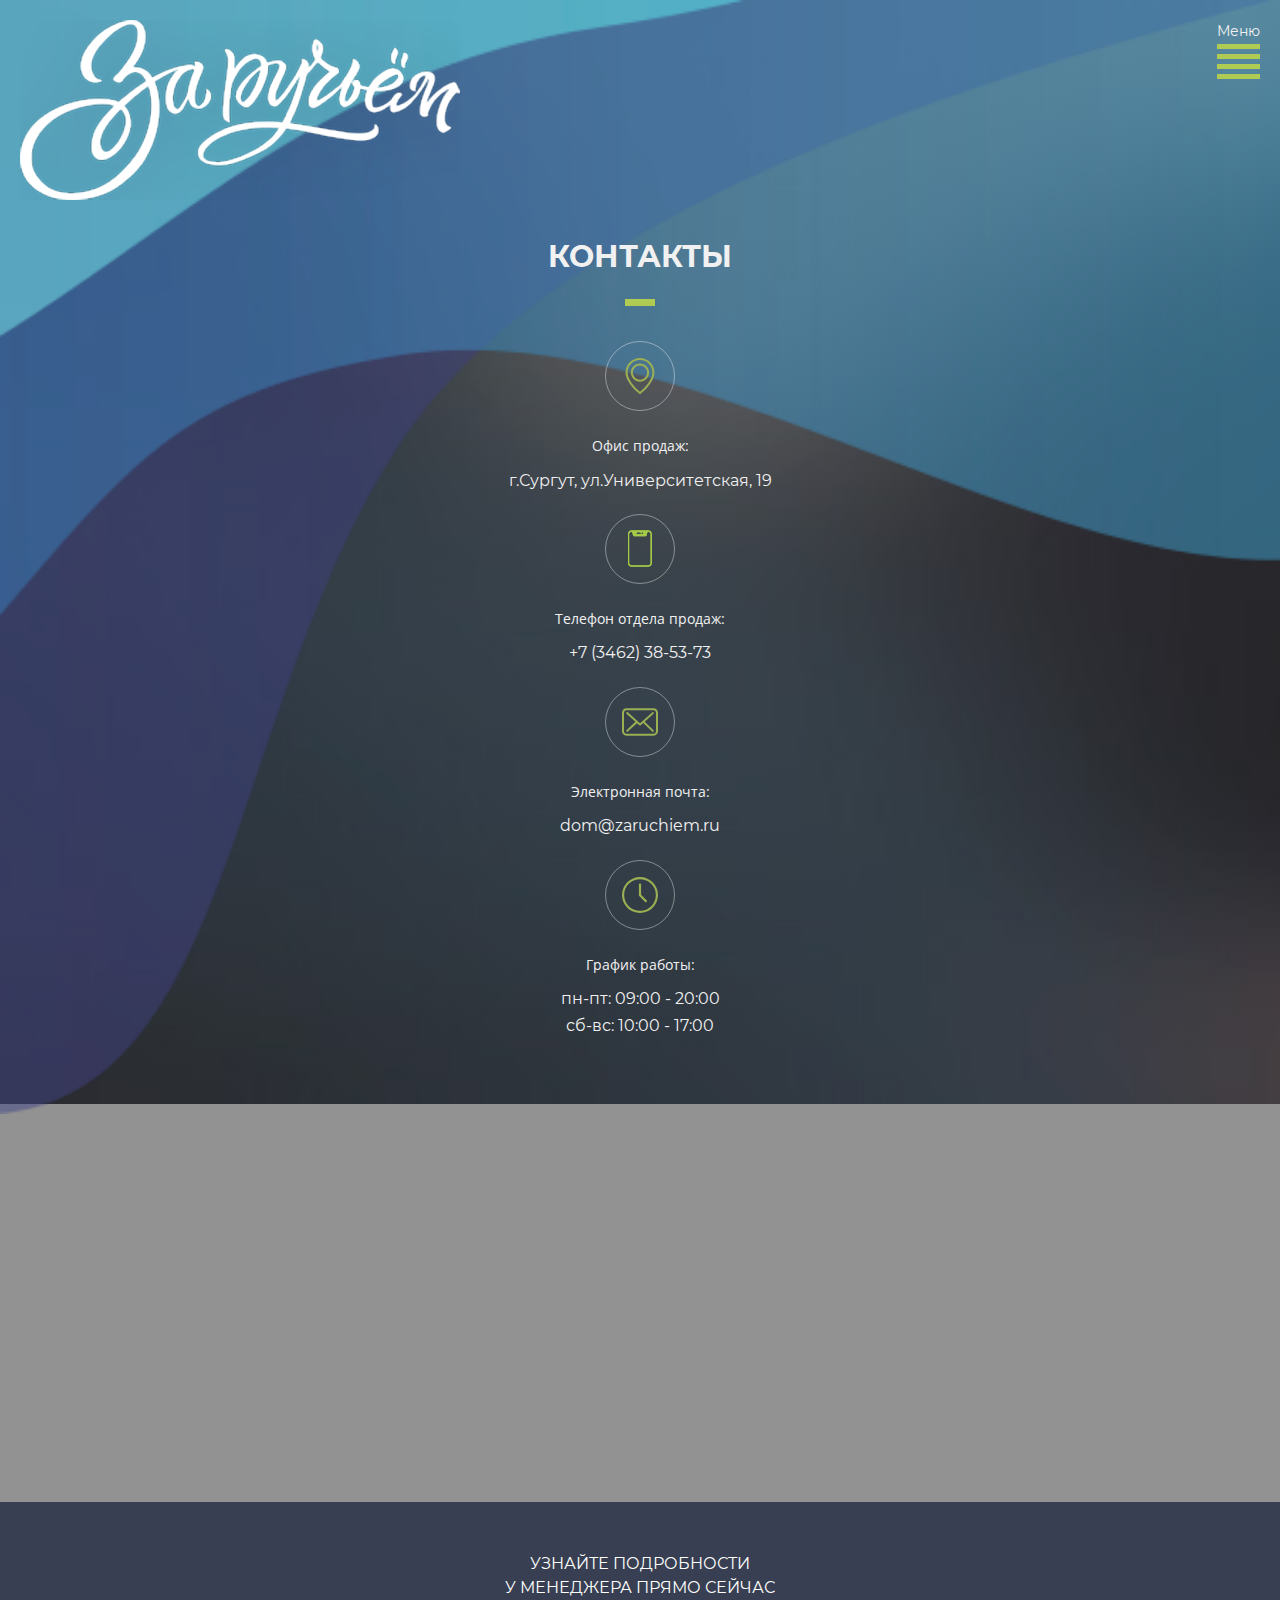
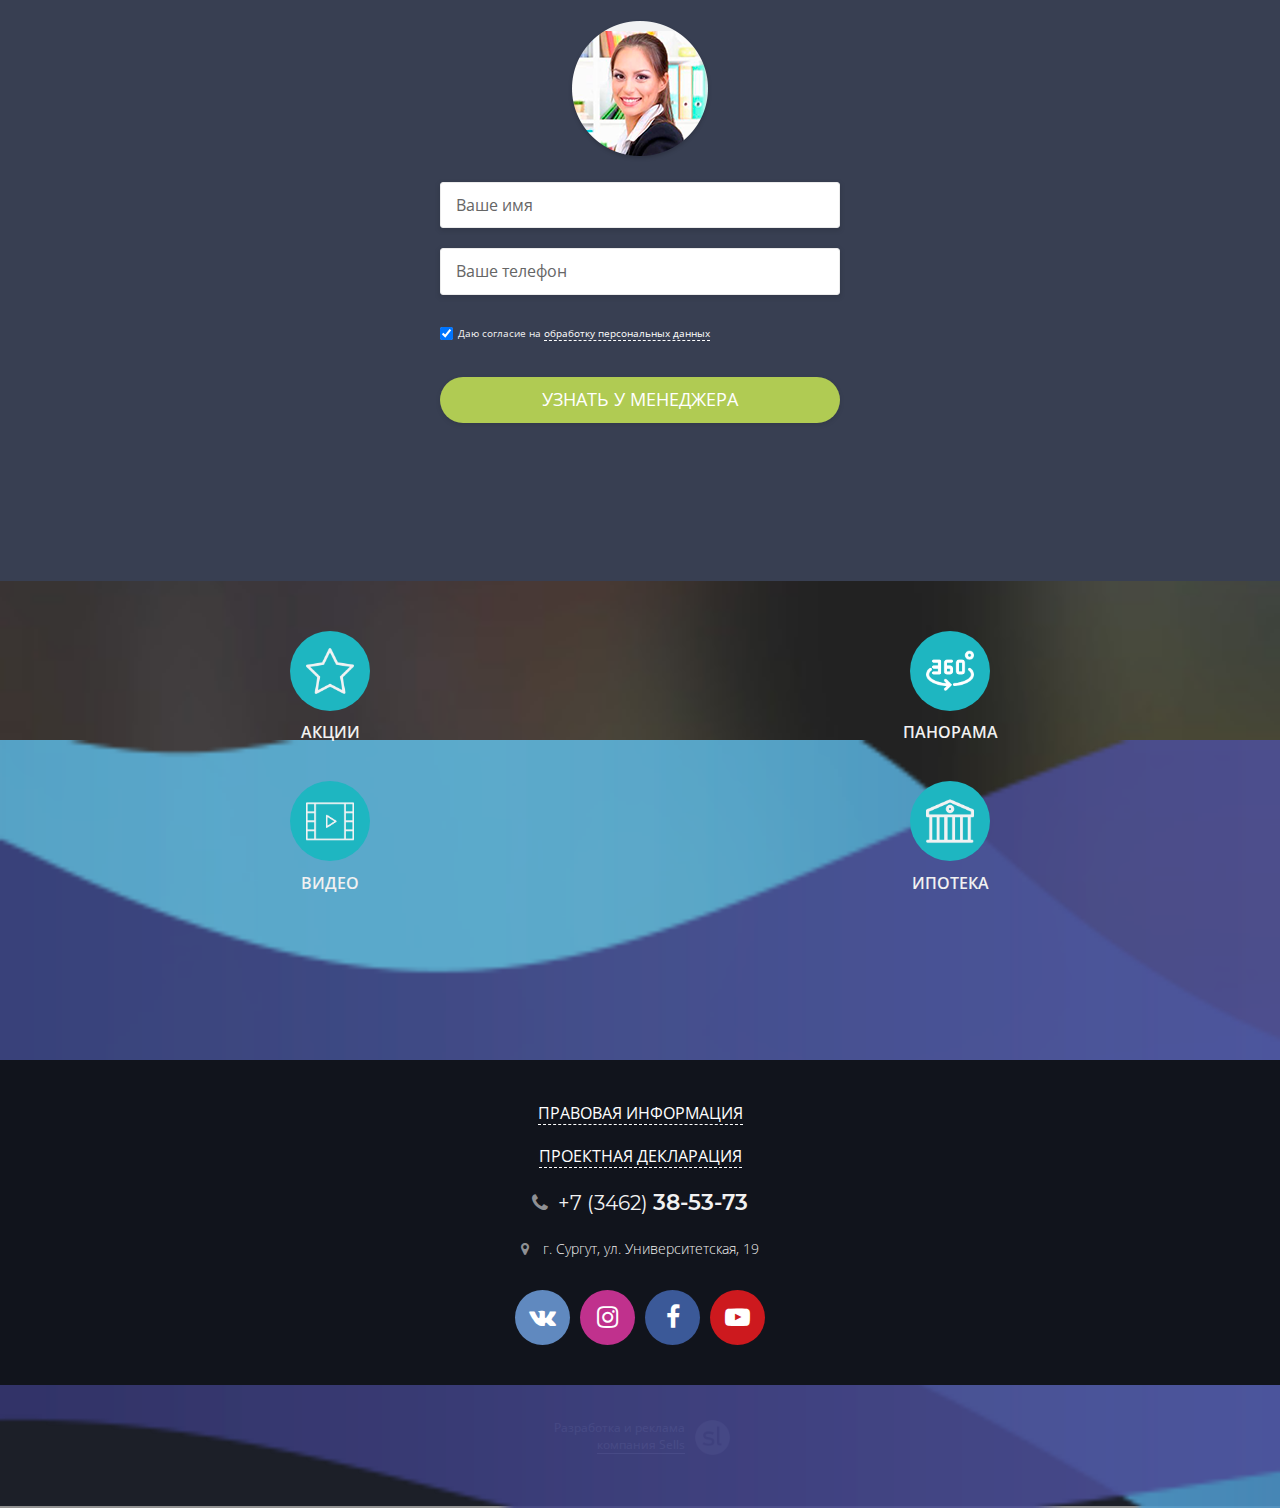
<file: contacts.html>
<!-- CONTACTS PAGE -->
<!DOCTYPE html>
<html lang="ru">

<head>

	<meta charset="utf-8">
	<!-- <base href="/"> -->

	<title>За ручьем - мобильная версия</title>
	<meta name="description" content="">

	<meta http-equiv="X-UA-Compatible" content="IE=edge">
	<meta name="viewport" content="width=device-width, initial-scale=1, maximum-scale=1">
	
	<!-- Template Basic Images Start -->
	<meta property="og:image" content="path/to/image.jpg">
	<link rel="icon" href="img/favicon/favicon.ico">
	<link rel="apple-touch-icon" sizes="180x180" href="img/favicon/apple-touch-icon-180x180.png">
	<!-- Template Basic Images End -->
	
	<!-- Custom Browsers Color Start -->
	<meta name="theme-color" content="#000">
	<!-- Custom Browsers Color End -->

	<link rel="stylesheet" href="css/main.min.css">

</head>

<body>
	<!-------------------- header ----------------------->
<header class="header contacts-header" style="background-image: url(img/contacts/bg-contacts.jpg);">
	<div class="header-topwaves">
		<img src="img/main/top-waves.png" alt="">
	</div> 
	<div class="header-logo">
		<img class="img-responsive" src="img/logo.png" alt="">
	</div>
	<!-- Кнопка меню -->
	<nav>
	<div class="header-menu">
		<div class="header-menu_text">Меню</div>
		<div class="header-menu_line"></div>
		<div class="header-menu_line"></div>
		<div class="header-menu_line"></div>
		<div class="header-menu_line"></div>
	</div>
	<!-- Кнопка "обратный звонок" -->
	
	<!-- Меню -->
	<div class="menu">
		<div class="menu-overlay">
			<div class="menu-close"></div>
			<div class="menu-nav">
				<ul class="menu-list">
					<li class="menu_item">
						<a class="menu_item__link" href="#">о проекте</a>
					</li>
					<li class="menu_item">
						<a class="menu_item__link" href="#">выбрать квартиру</a>
					</li>
					<li class="menu_item">
						<a class="menu_item__link" href="#">инфраструктура</a>
					</li>
					<li class="menu_item">
						<a class="menu_item__link" href="#">полезные статьи</a>
					</li>
					<li class="menu_item">
						<a class="menu_item__link" href="#">контакты</a>
					</li>
					<li class="menu_item">
						<a class="menu_item__link" href="#">отзывы</a>
					</li>
				</ul>
			</div>
		</div>
	</div>
</nav>
	<div class="main contacts">
		<h1 class="h1">контакты</h1>
		<div class="hr"></div>
	</div>
		<div class="contacts-box">
			<div class="contacts-box_item">
				<div class="contacts-box_img">
					<span>
					<img class="img-responsive" src="img/contacts/placeholder.svg" alt="">
					</span>
				</div>
				<p>Офис продаж:</p>
				<p>г.Сургут, ул.Университетская, 19</p>
			</div>
			<div class="contacts-box_item">
				<div class="contacts-box_img">
					<span class="contacts-box_img__phone-icon">
					<img class="img-responsive" src="img/contacts/phone.png" alt="">
					</span>
				</div>
				<p>Телефон отдела продаж:</p>
				<p>+7 (3462) 38-53-73</p>
			</div>
			<div class="contacts-box_item">
				<div class="contacts-box_img">
					<span>
					<img class="img-responsive" src="img/contacts/envelope.svg" alt="">
					</span>
				</div>
				<p>Электронная почта:</p>
				<p>dom@zaruchiem.ru</p>
			</div>
			<div class="contacts-box_item">
				<div class="contacts-box_img">
				<span>
				<img class="img-responsive" src="img/contacts/clock.svg" alt="">
				</span>
				</div>
				<p>График работы:</p>
				<p>пн-пт: 09:00 - 20:00</p>
				<p>сб-вс: 10:00 - 17:00</p>
			</div>
		</div>
</header>

<!-------------------- riven ----------------------->
<section class="contacts-map">
	<iframe src="https://yandex.ru/map-widget/v1/?um=constructor%3A97fe8ab6e01b48dca33924dc6959d1c5f49ad191abf08740e0223f0bbe9e8cc1&amp;source=constructor" width="100%" height="400" frameborder="0"></iframe>
</section>
<!------------------- detail (форма) ----------------->
<section class="s-detail contacts-detail">
	<div class="detail">
		<h4 class="h4">УЗНАЙТЕ ПОДРОБНОСТИ<br> У МЕНЕДЖЕРА ПРЯМО СЕЙЧАС</h4>
			<div class="detail-boximg">
				<img class="img-width" src="img/form-manadger.png" alt="">
			</div>
		<form  class="form-detail" action="mail/mail.php" method="POST">
			<input class="form-detail__input" type="text" name="Имя" placeholder="Ваше имя" minlength="2" required="required">
			<input class="form-detail__input" id="phone" type="tel" name="Телефон" placeholder="Ваше телефон" required="required">	
			<p><input class="form-detail__checkbox" type="checkbox" checked required="required">Даю согласие на <a class="form-personal"  href="upload/privacy.pdf" target="_blank">обработку персональных данных</a></p>
			<button class="form-detail__button button button-green" type="submit">узнать у менеджера</button>
		</form>
	</div>
</section>
<!--------------- s-menu ------------------->
<section class="s-menu" style="background-image: url(img/bg-s-menu.jpg)">
	<div class="s-menu-wrap">
		<div class="s-menu-box">
			<a href="#" class="s-menu-link">
				<img src="img/s-menu/star.png" alt="акции">
			</a>
			<p>акции</p>
		</div>
		<div class="s-menu-box">
			<a href="#" class="s-menu-link">
				<img src="img/s-menu/panorama.png" alt="панорама">
			</a>
			<p>панорама</p>
		</div>
		<div class="s-menu-box">
			<a href="#" class="s-menu-link">
				<img src="img/s-menu/video.png" alt="видео">
				</a>
			<p>видео</p>
		</div>
		<div class="s-menu-box">
			<a href="#" class="s-menu-link">
				<img src="img/s-menu/bank.png" alt="ипотека">
			</a>
			<p>ипотека</p>
		</div>
	</div>
</section>
<!--------------- footer ------------------>
<footer class="s-footer">
	<div class="footer">
	<p><a class="footer-right-link" href="#">ПРАВОВАЯ ИНФОРМАЦИЯ</a></p>
	<p><a class="footer-right-link" href="#">Проектная декларация</a></p>
	<p class="footer-phone"><i class="fa fa-phone"></i>+7 (3462) <span class="s-bold">38-53-73</span></p>
	<p class="footer-direction"><i class="fa fa-map-marker"></i> г. Сургут, ул. Университетская, 19 </p>
	<div class="footer-social">
		<a class="footer-social__link" href="#"><i class="fa fa-vk" aria-hidden="true"></i></a>
		<a class="footer-social__link" href="#"><i class="fa fa-instagram" aria-hidden="true"></i></a>
		<a class="footer-social__link" href="#"><i class="fa fa-facebook" aria-hidden="true"></i></a>
		<a class="footer-social__link" href="#"><i class="fa fa-youtube-play" aria-hidden="true"></i></a>
	</div>
	</div>
</footer>
<!--------------- copyright ------------------>
<section class="copyright">
	<div class="copyright-sells">
		<ul>
			<li><span>Разработка и реклама<br>
				<a class="copyright-link" target="_blank" href="https://sells.company/">компания Sells</a></span></li>
		</ul>
	</div>
</section>

<script src="js/scripts.min.js"></script>

</body>
</html>
</file>
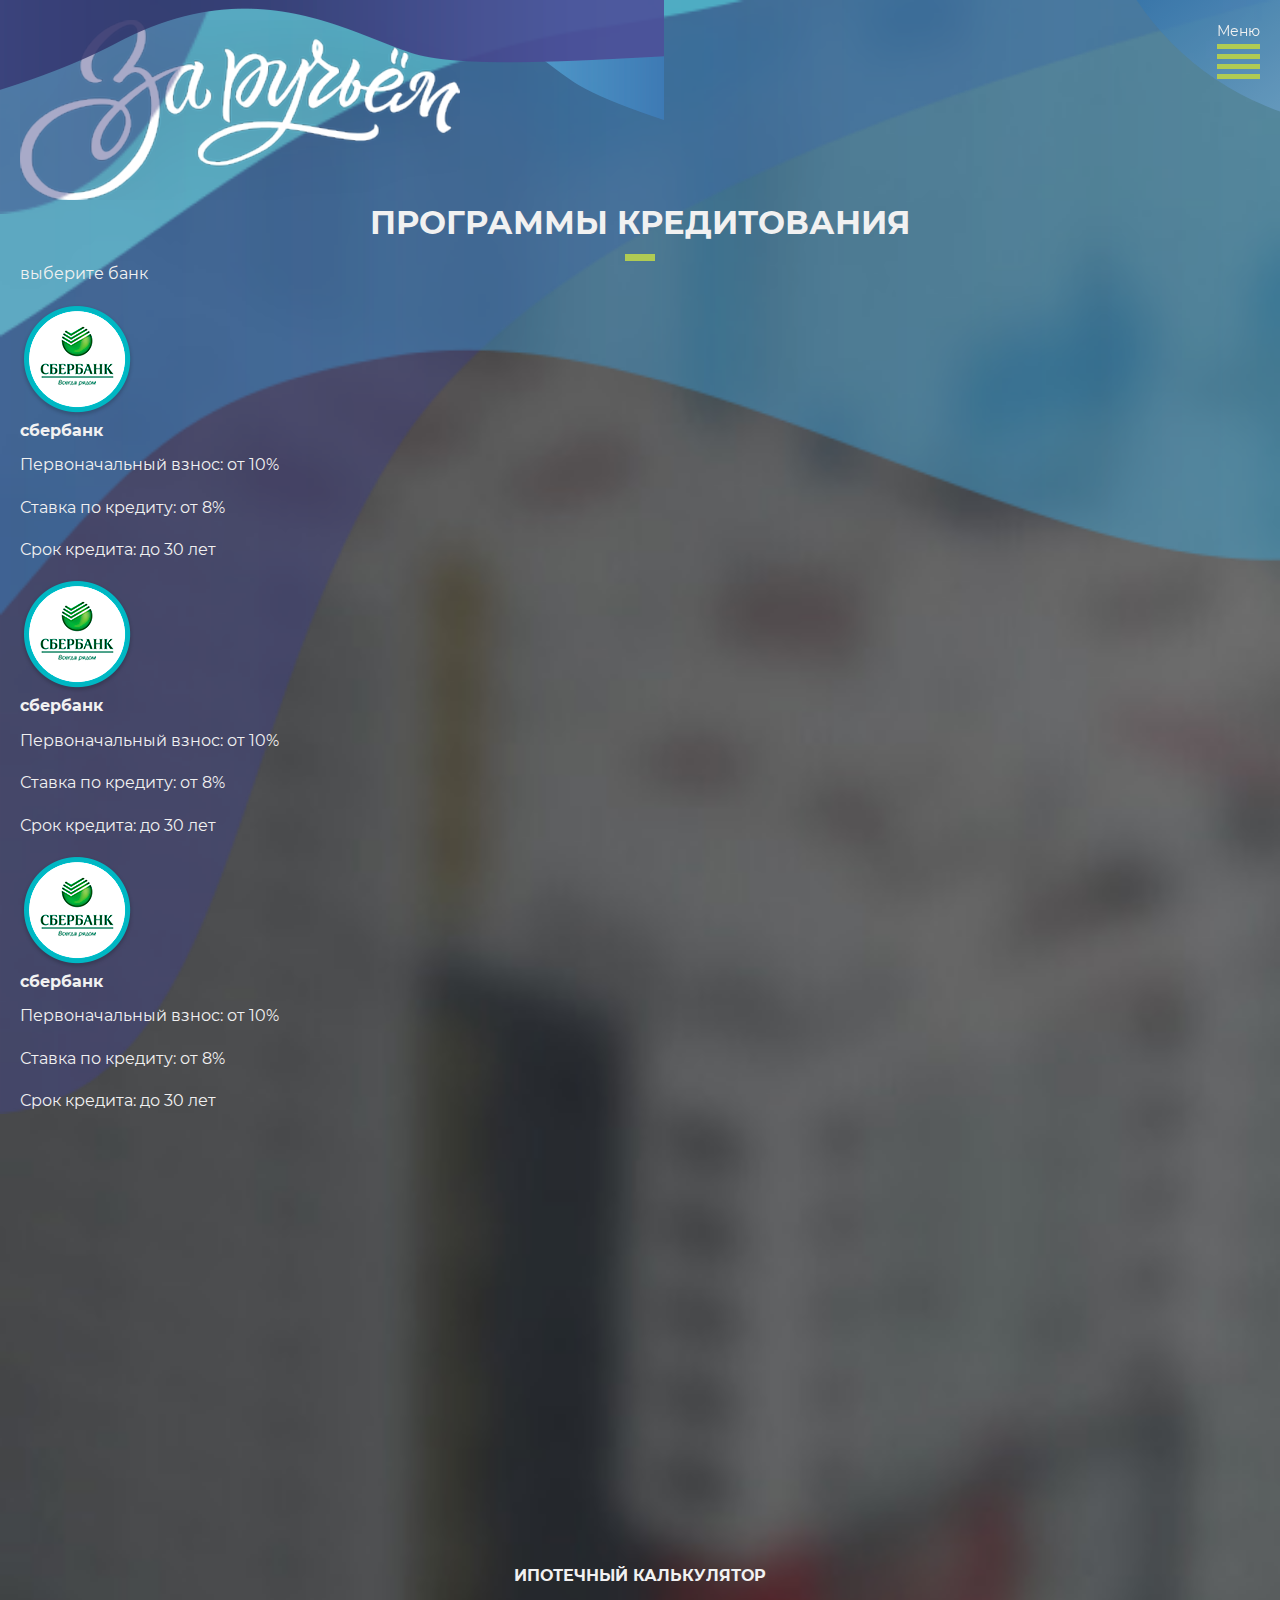
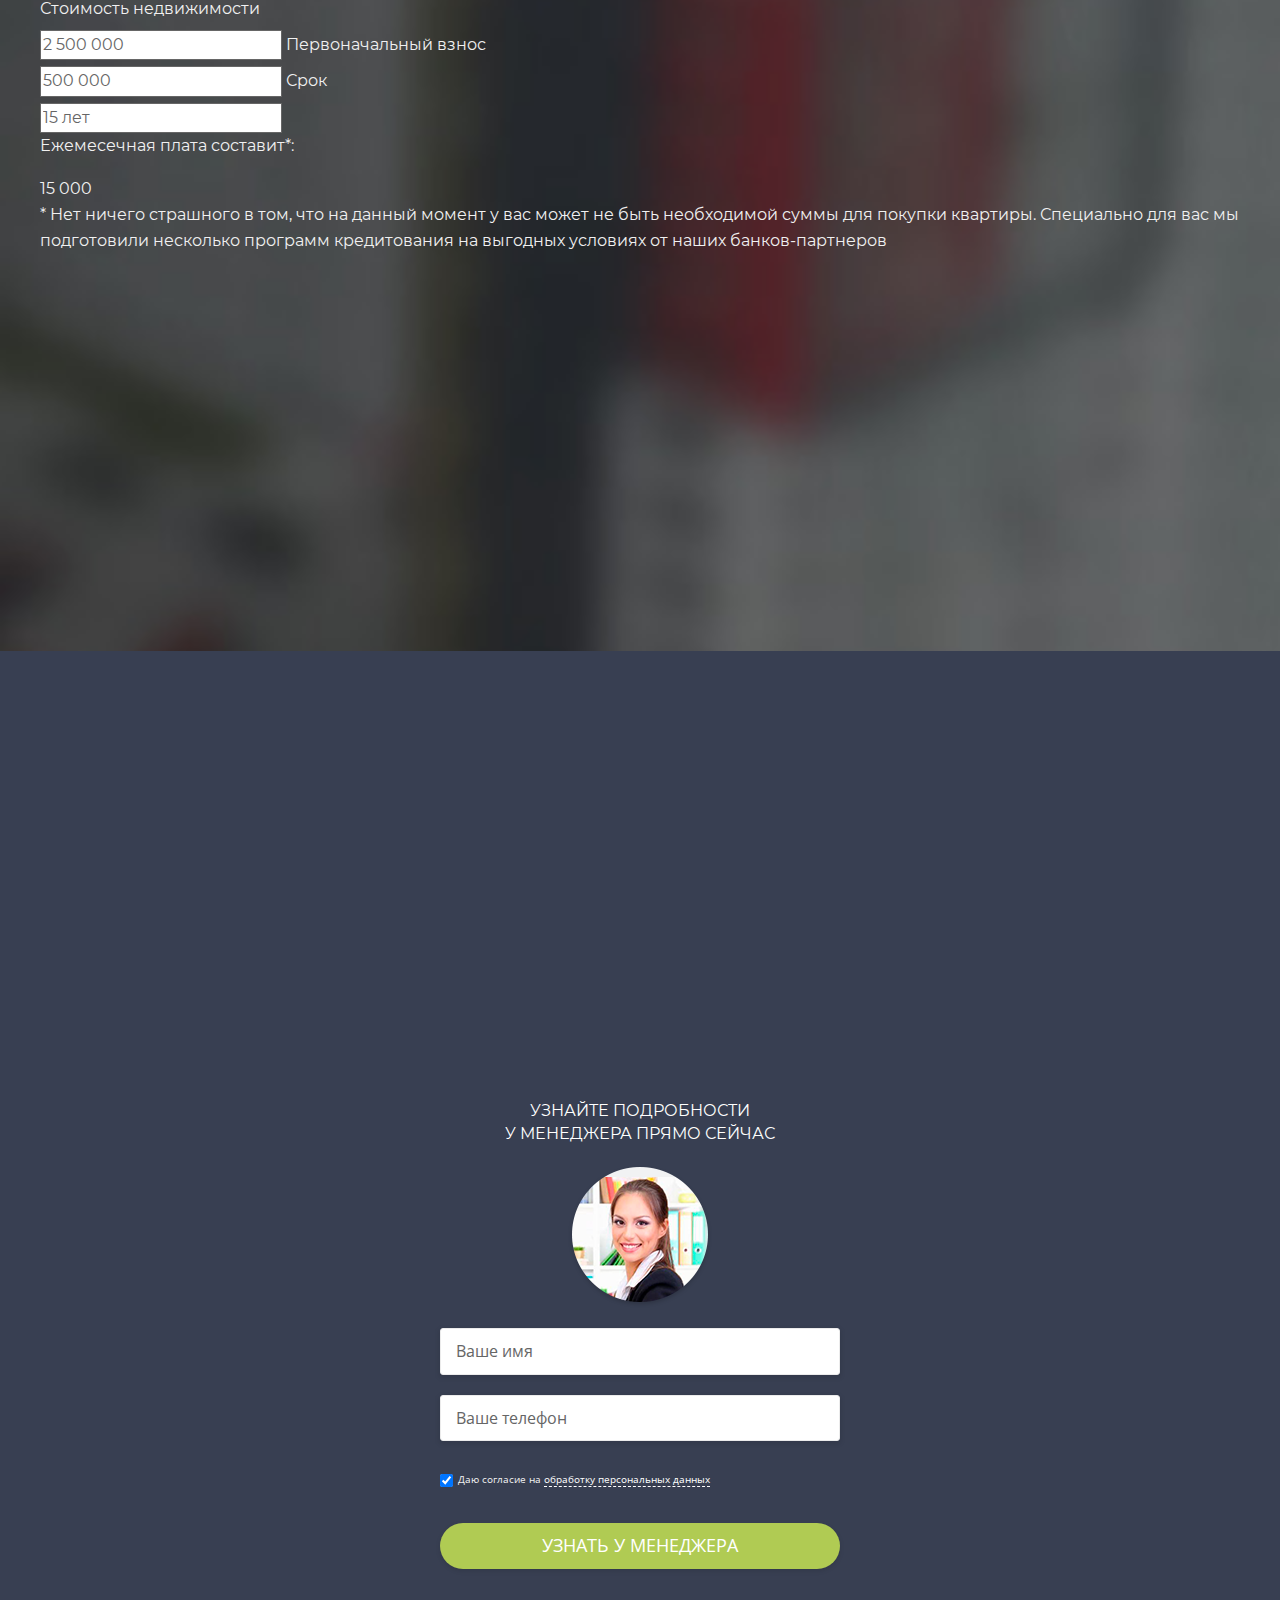
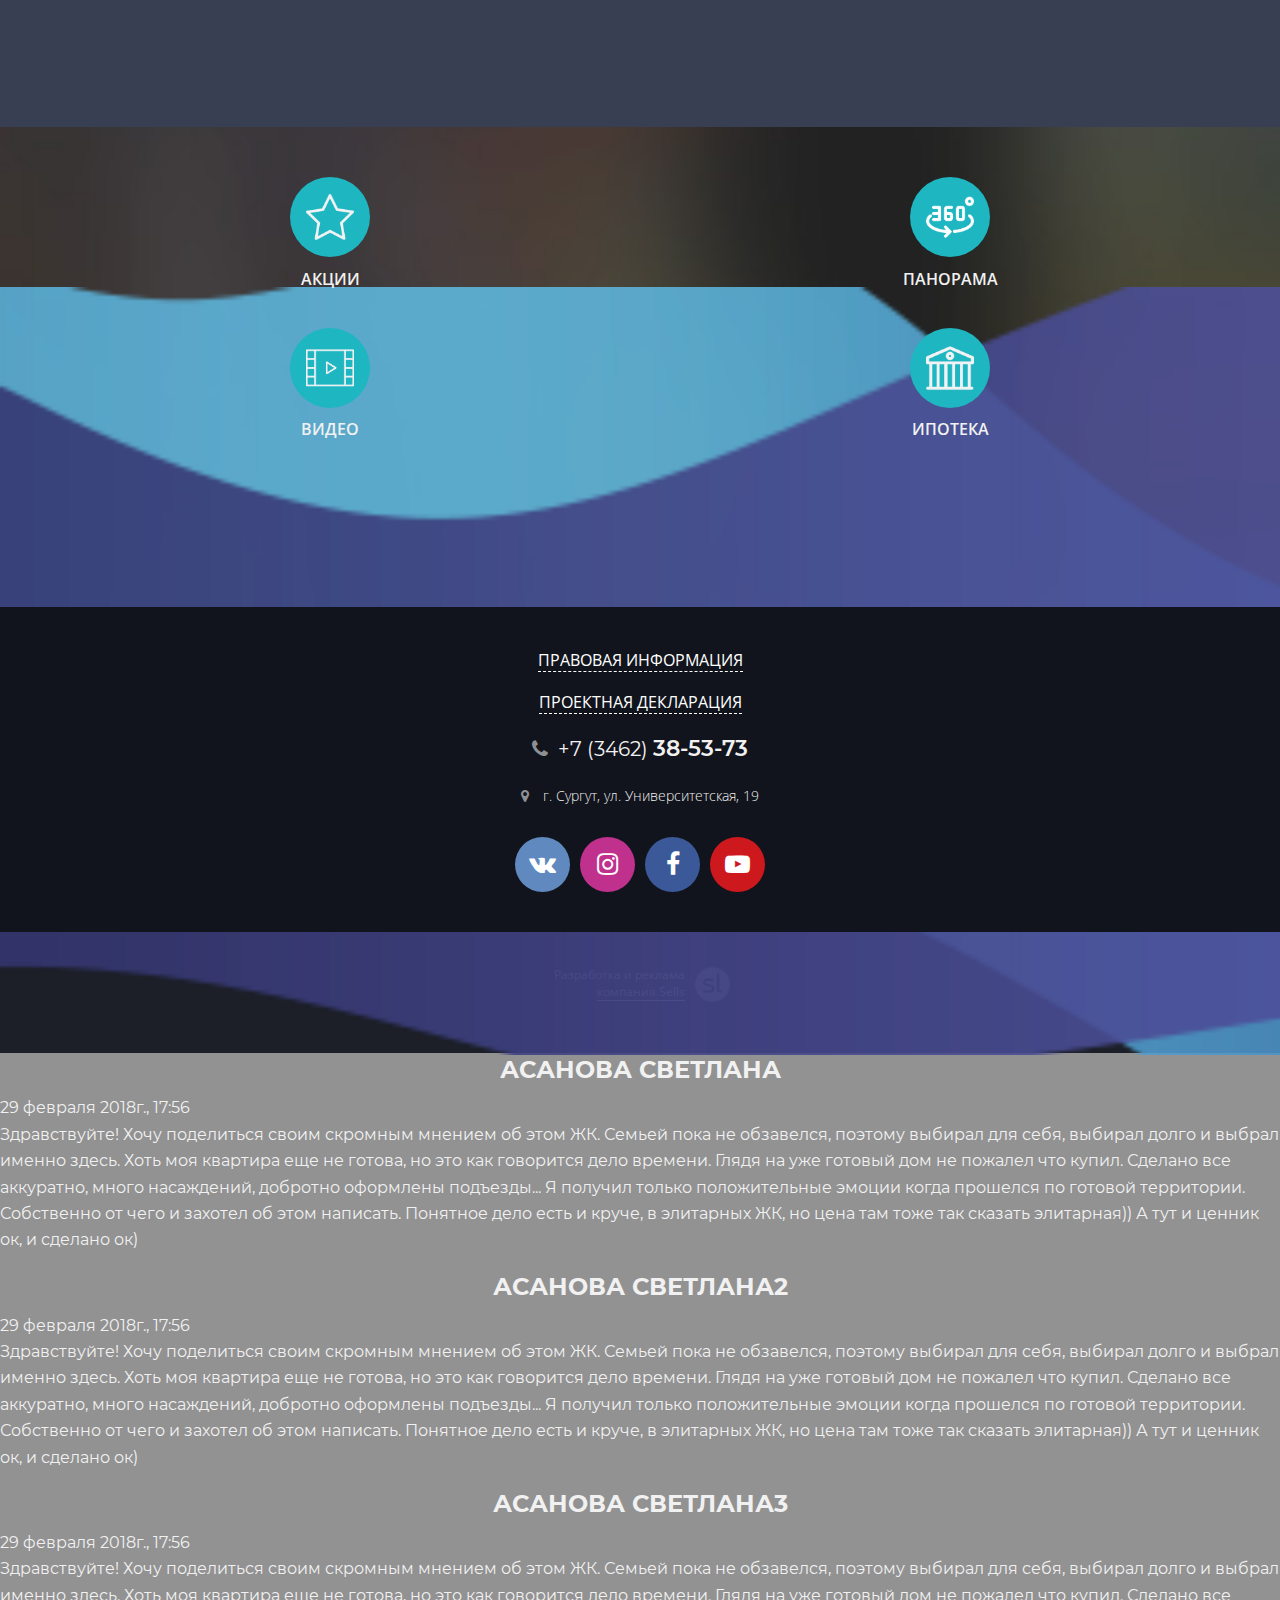
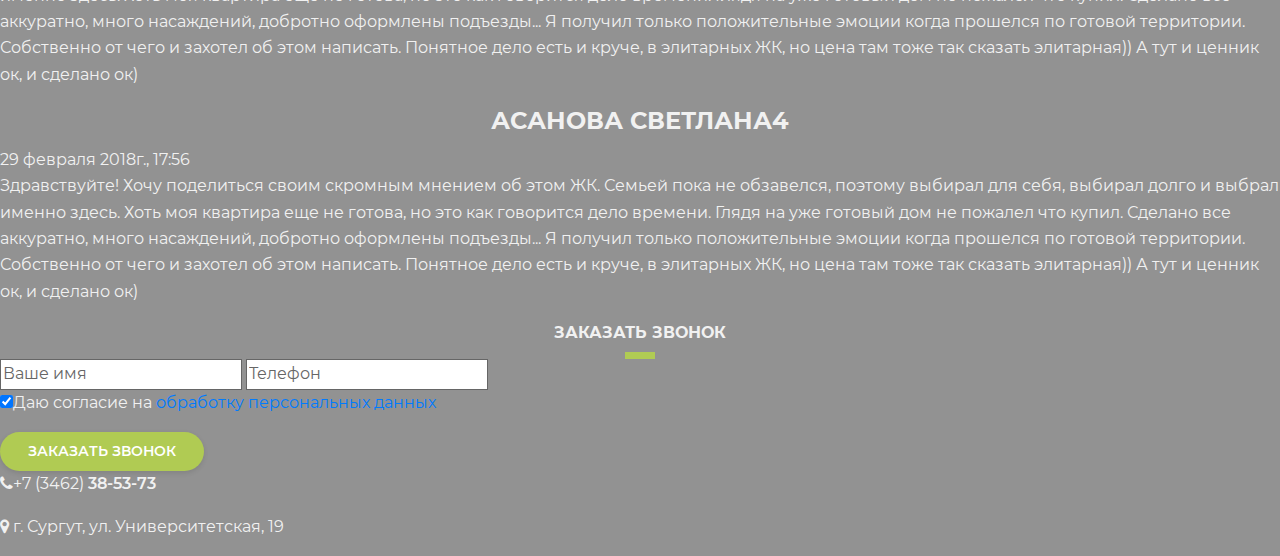
<file: credit.html>
<!-- CREDIT PAGE -->
<!DOCTYPE html>
<html lang="ru">

<head>

	<meta charset="utf-8">
	<!-- <base href="/"> -->

	<title>За ручьем - мобильная версия</title>
	<meta name="description" content="">

	<meta http-equiv="X-UA-Compatible" content="IE=edge">
	<meta name="viewport" content="width=device-width, initial-scale=1, maximum-scale=1">
	
	<!-- Template Basic Images Start -->
	<meta property="og:image" content="path/to/image.jpg">
	<link rel="icon" href="img/favicon/favicon.ico">
	<link rel="apple-touch-icon" sizes="180x180" href="img/favicon/apple-touch-icon-180x180.png">
	<!-- Template Basic Images End -->
	
	<!-- Custom Browsers Color Start -->
	<meta name="theme-color" content="#000">
	<!-- Custom Browsers Color End -->

	<link rel="stylesheet" href="css/main.min.css">

</head>

<body>
	<!-------------------- HEADER ----------------------->
<header class="header credit-header" style="background-image: url(img/credit/bg-credit.jpg);">
	<div class="header-topwaves">
		<img src="img/main/top-waves.png" alt="">
	</div>
	<div class="header-logo">
		<img class="img-responsive" src="img/logo.png" alt="">
	</div>
	<!-- BUTTON "MENU" -->
	<nav>
	<div class="header-menu">
		<div class="header-menu_text">Меню</div>
		<div class="header-menu_line"></div>
		<div class="header-menu_line"></div>
		<div class="header-menu_line"></div>
		<div class="header-menu_line"></div>
	</div>
	<!-- BUTTON "CALLBACK" -->
	
	<!-- MENU -->
		<div class="menu">
		<div class="menu-overlay">
			<div class="menu-close"></div>
				<div class="header-topwaves">
		<img src="img/main/top-waves.png" alt="">
	</div>
			<div class="menu-nav">
				<ul class="menu-list">
					<li class="menu_item">
						<a class="menu_item__link" href="#">о проекте</a>
					</li>
					<li class="menu_item">
						<a class="menu_item__link" href="#">выбрать квартиру</a>
					</li>
					<li class="menu_item">
						<a class="menu_item__link" href="#">инфраструктура</a>
					</li>
					<li class="menu_item">
						<a class="menu_item__link" href="#">полезные статьи</a>
					</li>
					<li class="menu_item">
						<a class="menu_item__link" href="#">контакты</a>
					</li>
					<li class="menu_item">
						<a class="menu_item__link" href="#">отзывы</a>
					</li>
				</ul>
			</div>
			<div class="waves-section">
		<img class="img-responsive waves-section_img" src="img/main/section-bg.png" alt="">
	</div>
<div class="circle"></div>
		</div>
	</div>
</nav>
<!-- CREDIT -->
	<div class="credit">
		<h1 class="h1 credit-h1">Программы кредитования</h1>
		<div class="hr credit-hr"></div>
		<p class="credit-text">выберите банк</p>
	</div>
	<div class="credit-slider owl-carousel">
		<div class="credit-slider_box">
			<img src="img/credit/sber.png" alt="логотоп Сбербанк">
			<h4 class="credit-slider_box__label">сбербанк</h4>
			<p>Первоначальный взнос: <span>от 10%</span></p>
			<p>Ставка по кредиту: <span>от 8%</span></p>
			<p>Срок кредита: <span>до 30 лет</span></p>
		</div>
		<div class="credit-slider_box">
			<img src="img/credit/sber.png" alt="логотоп Сбербанк">
			<h4 class="credit-slider_box__label">сбербанк</h4>
			<p>Первоначальный взнос: <span>от 10%</span></p>
			<p>Ставка по кредиту: <span>от 8%</span></p>
			<p>Срок кредита: <span>до 30 лет</span></p>
		</div>
		<div class="credit-slider_box">
			<img src="img/credit/sber.png" alt="логотоп Сбербанк">
			<h4 class="credit-slider_box__label">сбербанк</h4>
			<p>Первоначальный взнос: <span>от 10%</span></p>
			<p>Ставка по кредиту: <span>от 8%</span></p>
			<p>Срок кредита: <span>до 30 лет</span></p>
		</div>
	</div>
	<!-- CALCULATOR -->
	<section class="s-calc">
		<div class="calc">
			<h4 class="h4 calc_h4">Ипотечный калькулятор</h4>
			<label for="cost">Стоимость недвижимости</label><br>
			<input type="text" class="calc_input" placeholder="2 500 000">
			<label for="cost">Первоначальный взнос</label><br>
			<input type="text" class="calc_input" placeholder="500 000">
			<label for="cost">Срок</label><br>
			<input type="text" class="calc_input" placeholder="15 лет">
			<p class="calc_price">Ежемесечная плата составит*: </p>
			<span class="calc_price__final">15 000 </span>
			<p>* Нет ничего страшного в том, что на данный момент у вас может не быть необходимой суммы для покупки квартиры. Специально для вас мы подготовили несколько программ кредитования на выгодных условиях от наших банков-партнеров</p>
		</div>
	</section>
</header>



<!------------------- DETAIL "FORM" ----------------->
<section class="s-detail">
	<div class="detail">
		<h4 class="h4">УЗНАЙТЕ ПОДРОБНОСТИ<br> У МЕНЕДЖЕРА ПРЯМО СЕЙЧАС</h4>
			<div class="detail-boximg">
				<img src="img/form-manadger.png" alt="">
			</div>
		<form  class="form-detail" action="mail/mail.php" method="POST">
			<input class="form-detail__input" type="text" name="Имя" placeholder="Ваше имя" minlength="2" required="required">
			<input class="form-detail__input" id="phone" type="tel" name="Телефон" placeholder="Ваше телефон" required="required">	
			<p><input class="form-detail__checkbox" type="checkbox" checked required="required">Даю согласие на <a class="form-personal"  href="upload/privacy.pdf" target="_blank">обработку персональных данных</a></p>
			<button class="form-detail__button button button-green" type="submit">узнать у менеджера</button>
		</form>
	</div>
</section>
<!--------------- S-MENU ------------------->
<section class="s-menu" style="background-image: url(img/bg-s-menu.jpg)">
	<div class="s-menu-wrap">
		<div class="s-menu-box">
			<a href="#" class="s-menu-link">
				<img src="img/s-menu/star.png" alt="акции">
			</a>
			<p>акции</p>
		</div>
		<div class="s-menu-box">
			<a href="#" class="s-menu-link">
				<img src="img/s-menu/panorama.png" alt="панорама">
			</a>
			<p>панорама</p>
		</div>
		<div class="s-menu-box">
			<a href="#" class="s-menu-link">
				<img src="img/s-menu/video.png" alt="видео">
				</a>
			<p>видео</p>
		</div>
		<div class="s-menu-box">
			<a href="#" class="s-menu-link">
				<img src="img/s-menu/bank.png" alt="ипотека">
			</a>
			<p>ипотека</p>
		</div>
	</div>
</section>
<!------------- FOOTER ---------------->
<footer class="s-footer">
	<div class="footer">
	<p><a class="footer-right-link" href="#">ПРАВОВАЯ ИНФОРМАЦИЯ</a></p>
	<p><a class="footer-right-link" href="#">Проектная декларация</a></p>
	<p class="footer-phone"><i class="fa fa-phone"></i>+7 (3462) <span class="s-bold">38-53-73</span></p>
	<p class="footer-direction"><i class="fa fa-map-marker"></i> г. Сургут, ул. Университетская, 19 </p>
	<div class="footer-social">
		<a class="footer-social__link" href="#"><i class="fa fa-vk" aria-hidden="true"></i></a>
		<a class="footer-social__link" href="#"><i class="fa fa-instagram" aria-hidden="true"></i></a>
		<a class="footer-social__link" href="#"><i class="fa fa-facebook" aria-hidden="true"></i></a>
		<a class="footer-social__link" href="#"><i class="fa fa-youtube-play" aria-hidden="true"></i></a>
	</div>
	</div>
</footer>
<!------------- COPYRIGHT ---------------->
<section class="copyright">
	<div class="copyright-sells">
		<ul>
			<li><span>Разработка и реклама<br>
				<a class="copyright-link" target="_blank" href="https://sells.company/">компания Sells</a></span></li>
		</ul>
	</div>
</section>
<!-- POPUP COMMENT-1 -->
<div id="comment-1" class="comment-popup mfp-with-anim mfp-hide">
	<h2 class="h2 comment-popup_h2">Асанова Светлана</h2>
	<span class="comment-popup_date">29 февраля 2018г., 17:56</span>
	<p>Здравствуйте! Хочу поделиться своим скромным мнением об этом ЖК. Семьей пока не обзавелся, поэтому выбирал для себя, выбирал долго и выбрал именно здесь. Хоть моя квартира еще не готова, но это как говорится дело времени. Глядя на уже готовый дом не пожалел что купил. Сделано все аккуратно, много насаждений, добротно оформлены подъезды... Я получил только положительные эмоции когда прошелся по готовой территории. Собственно от чего и захотел об этом написать. Понятное дело есть и круче, в элитарных ЖК, но цена там тоже так сказать элитарная)) А тут и ценник ок, и сделано ок)</p>
</div>
<!-- POPUP COMMENT-2 -->
<div id="comment-2" class="comment-popup mfp-with-anim mfp-hide">
	<h2 class="h2 comment-popup_h2">Асанова Светлана2</h2>
	<span class="comment-popup_date">29 февраля 2018г., 17:56</span>
	<p>Здравствуйте! Хочу поделиться своим скромным мнением об этом ЖК. Семьей пока не обзавелся, поэтому выбирал для себя, выбирал долго и выбрал именно здесь. Хоть моя квартира еще не готова, но это как говорится дело времени. Глядя на уже готовый дом не пожалел что купил. Сделано все аккуратно, много насаждений, добротно оформлены подъезды... Я получил только положительные эмоции когда прошелся по готовой территории. Собственно от чего и захотел об этом написать. Понятное дело есть и круче, в элитарных ЖК, но цена там тоже так сказать элитарная)) А тут и ценник ок, и сделано ок)</p>
</div>
<!-- POPUP COMMENT-3 -->
<div id="comment-3" class="comment-popup mfp-with-anim mfp-hide">
	<h2 class="h2 comment-popup_h2">Асанова Светлана3</h2>
	<span class="comment-popup_date">29 февраля 2018г., 17:56</span>
	<p>Здравствуйте! Хочу поделиться своим скромным мнением об этом ЖК. Семьей пока не обзавелся, поэтому выбирал для себя, выбирал долго и выбрал именно здесь. Хоть моя квартира еще не готова, но это как говорится дело времени. Глядя на уже готовый дом не пожалел что купил. Сделано все аккуратно, много насаждений, добротно оформлены подъезды... Я получил только положительные эмоции когда прошелся по готовой территории. Собственно от чего и захотел об этом написать. Понятное дело есть и круче, в элитарных ЖК, но цена там тоже так сказать элитарная)) А тут и ценник ок, и сделано ок)</p>
</div>
<!-- POPUP COMMENT-4 -->
<div id="comment-4" class="comment-popup mfp-with-anim mfp-hide">
	<h2 class="h2 comment-popup_h2">Асанова Светлана4</h2>
	<span class="comment-popup_date">29 февраля 2018г., 17:56</span>
	<p>Здравствуйте! Хочу поделиться своим скромным мнением об этом ЖК. Семьей пока не обзавелся, поэтому выбирал для себя, выбирал долго и выбрал именно здесь. Хоть моя квартира еще не готова, но это как говорится дело времени. Глядя на уже готовый дом не пожалел что купил. Сделано все аккуратно, много насаждений, добротно оформлены подъезды... Я получил только положительные эмоции когда прошелся по готовой территории. Собственно от чего и захотел об этом написать. Понятное дело есть и круче, в элитарных ЖК, но цена там тоже так сказать элитарная)) А тут и ценник ок, и сделано ок)</p>
</div>
<!-- POPUP "CALLBACK" -->
<div id="callback-popup" class="form-popup mfp-with-anim mfp-hide">
	<form class="form-callback" action="#" method="POST">
		<h4 class="h4 form-callback_h4"><strong>Заказать звонок</strong></h4>
		<span><div class="hr form-callback_hr"></div></span>
		<input class="form-callback-input" type="text" name="name" placeholder="Ваше имя" required="required">
		<input class="form-callback-input" type="tel" name="Телефон" placeholder="Телефон"required="required">
		<p><input class="form-callback-checkbox" type="checkbox" checked required="required">Даю согласие на <a class="form-personal" href="upload/privacy.pdf">обработку персональных данных</a></p>
		<button class="form-callback_button button">заказать звонок</button>
	</form>
	<div class="form-popup_address">
		<p class="form-popup_address__phone"><i class="fa fa-phone"></i>+7 (3462) <span class="s-bold">38-53-73</span></p>
		<p class="form-popup_address__home"><i class="fa fa-map-marker"></i> г. Сургут, ул. Университетская, 19 </p>
	</div>
</div>

<script src="js/scripts.min.js"></script>

</body>
</html>
</file>
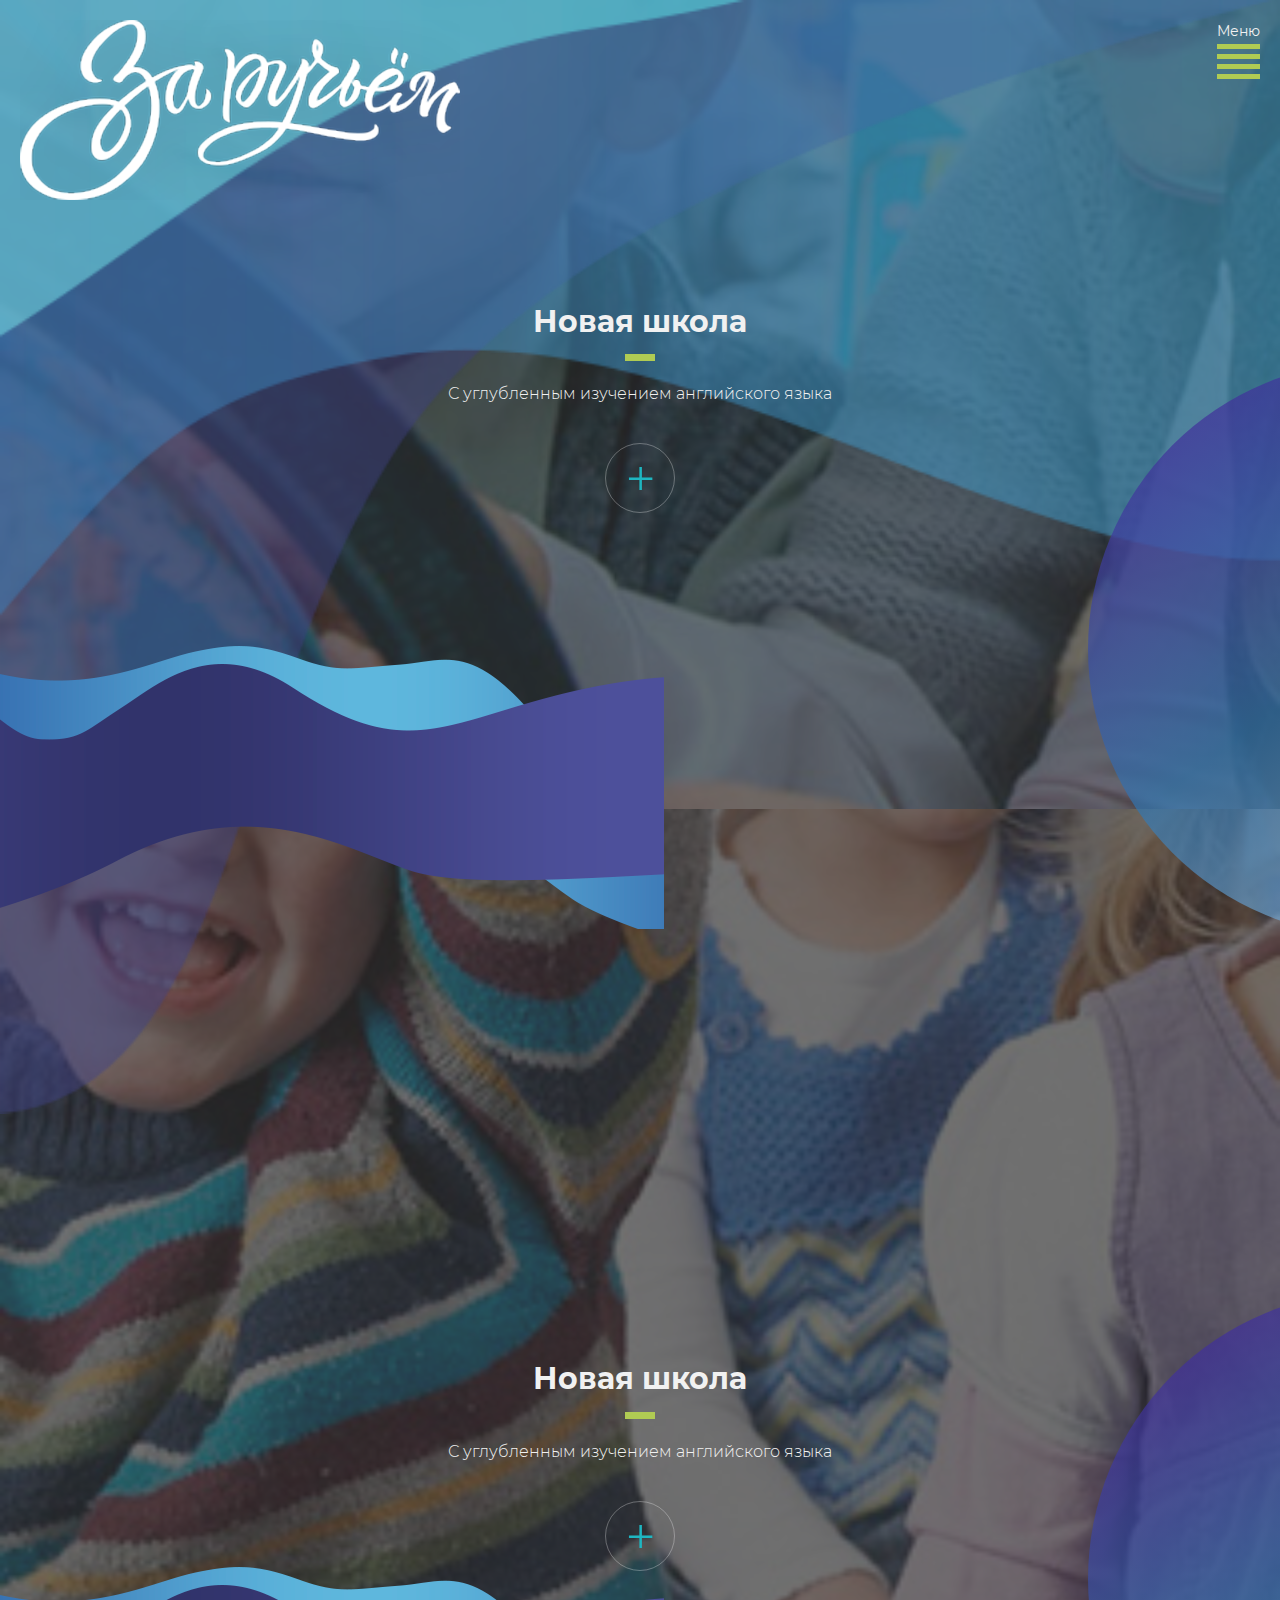
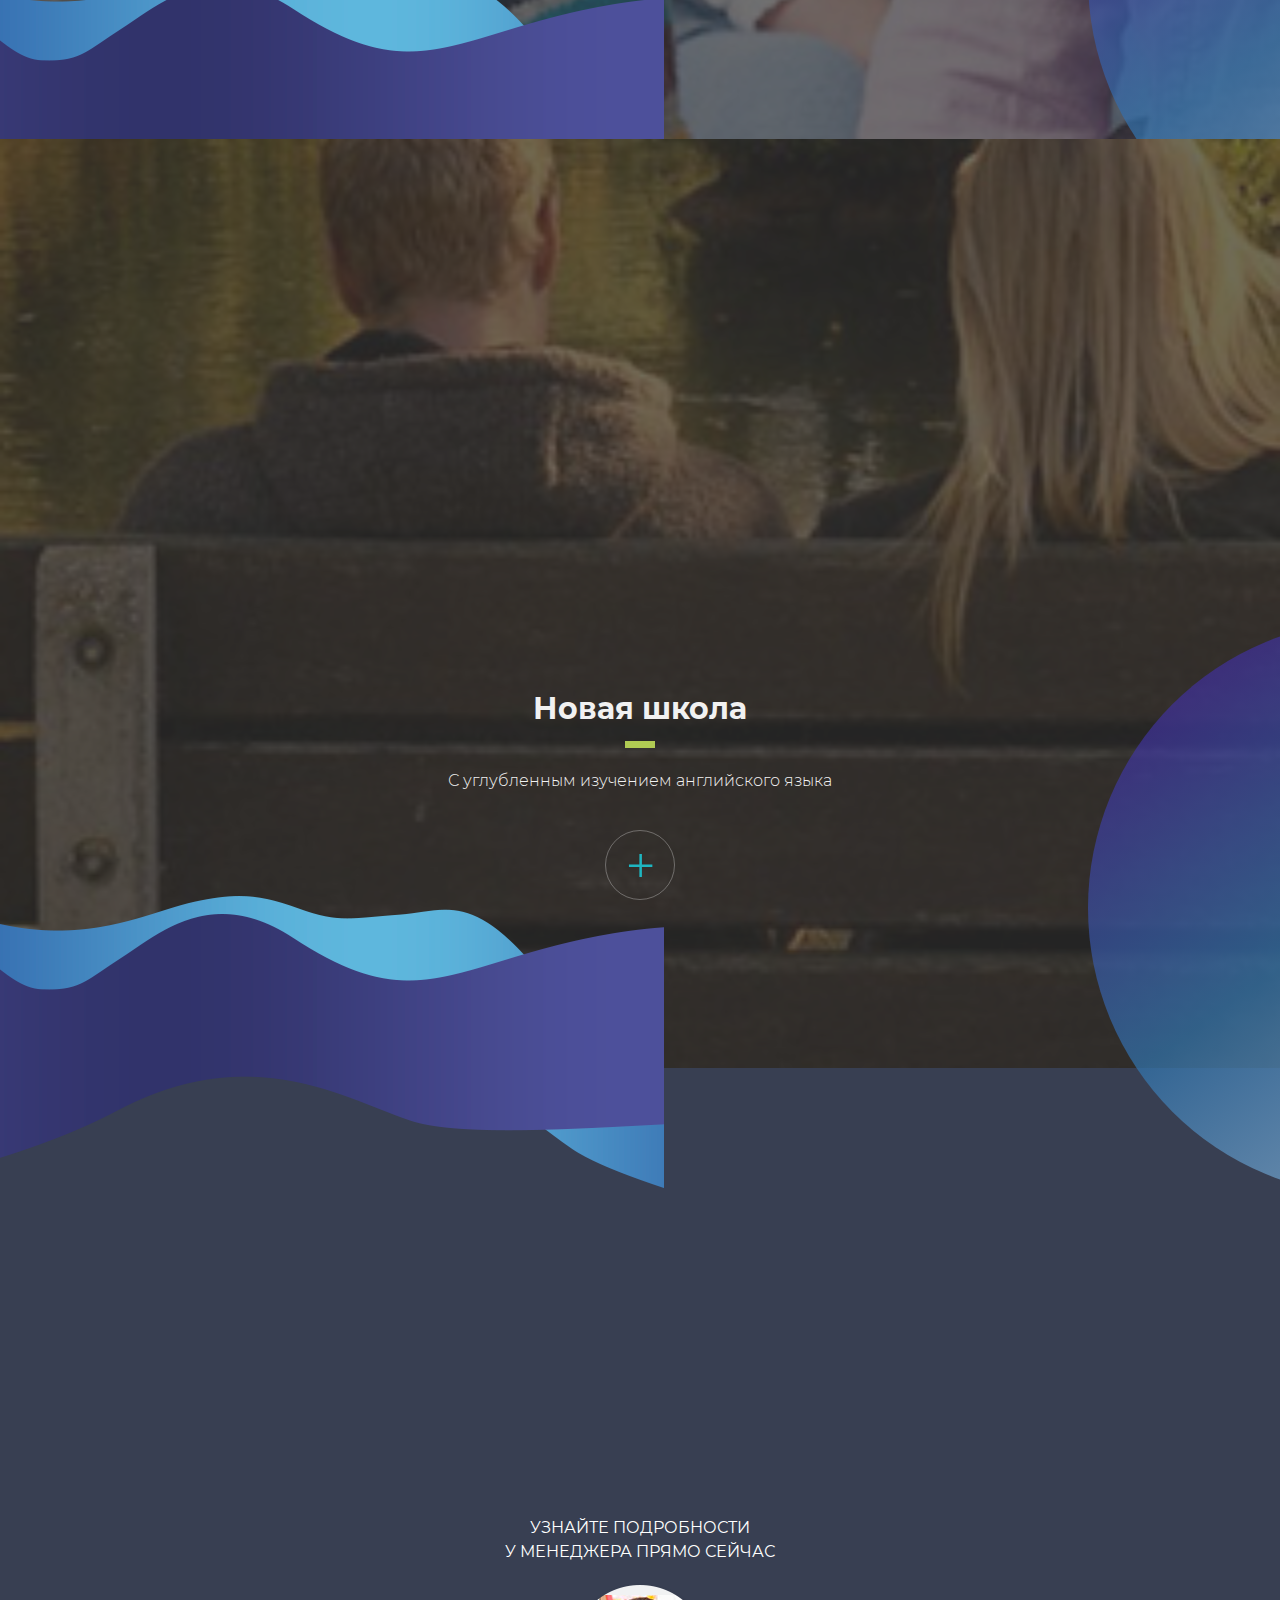
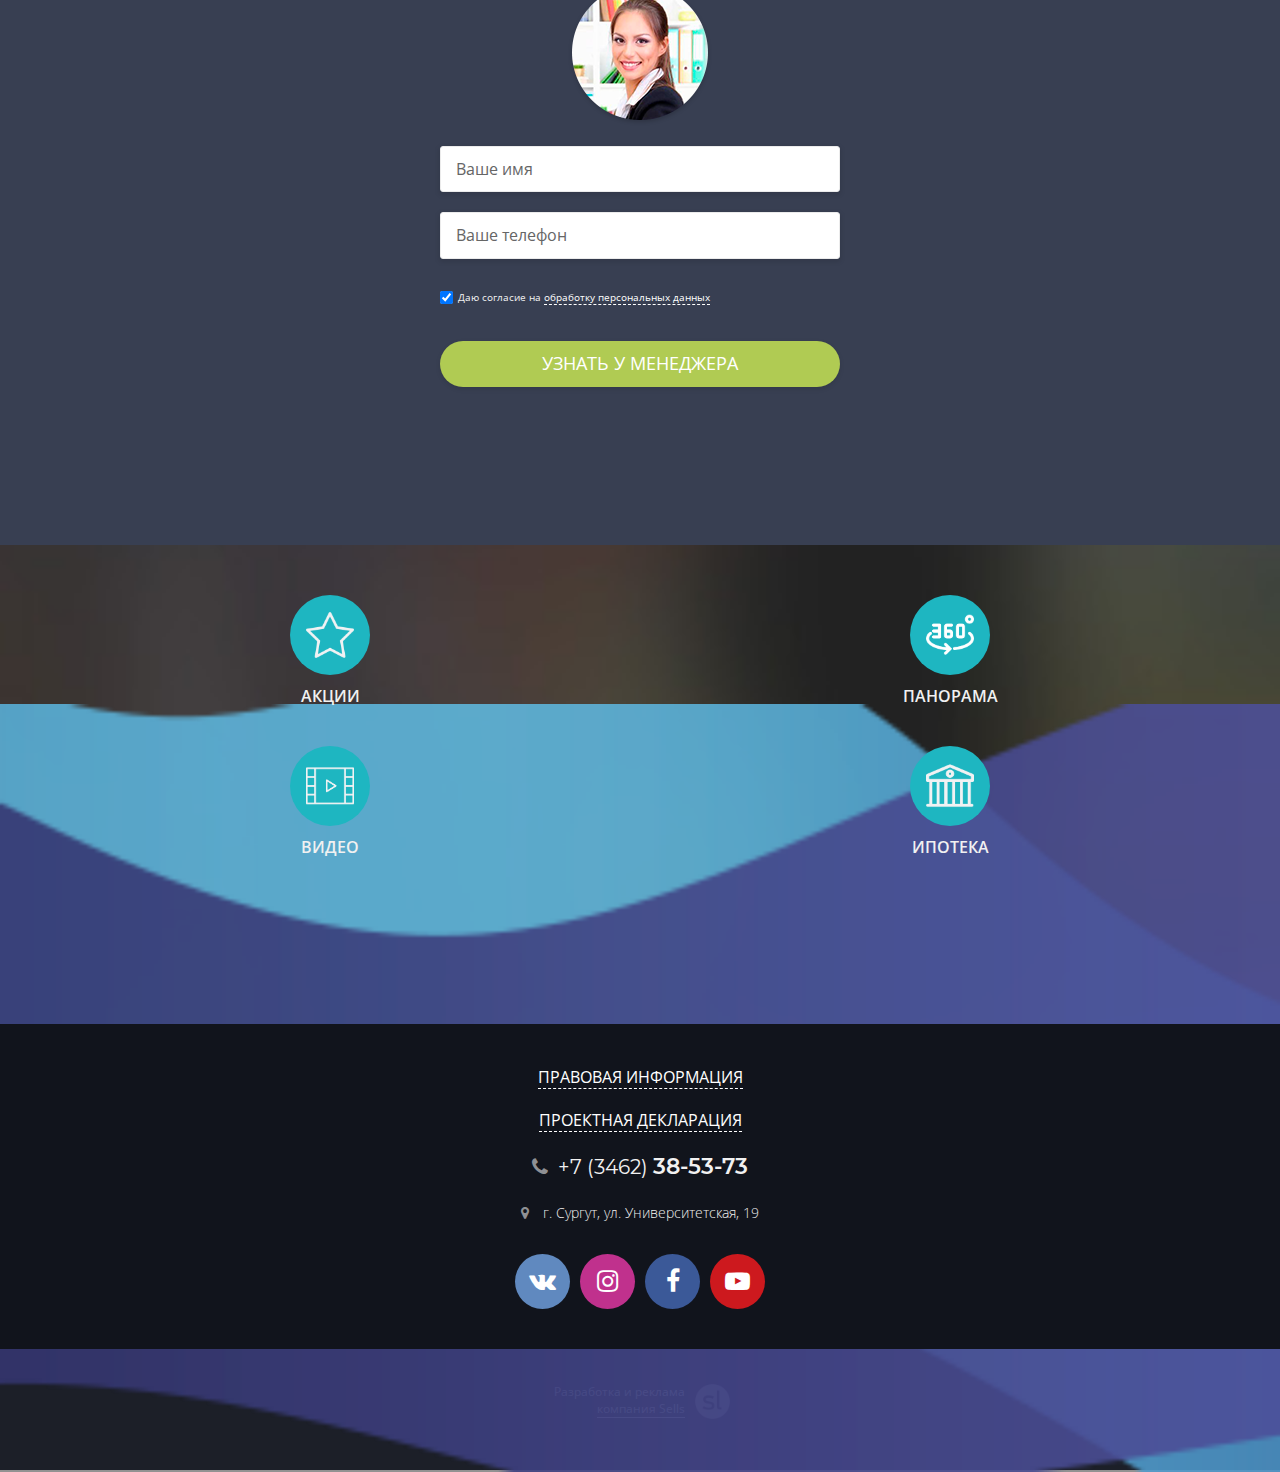
<file: infrastructure.html>
<!-- infrastructure -->
<!DOCTYPE html>
<html lang="ru">

<head>

	<meta charset="utf-8">
	<!-- <base href="/"> -->

	<title>За ручьем - мобильная версия</title>
	<meta name="description" content="">

	<meta http-equiv="X-UA-Compatible" content="IE=edge">
	<meta name="viewport" content="width=device-width, initial-scale=1, maximum-scale=1">
	
	<!-- Template Basic Images Start -->
	<meta property="og:image" content="path/to/image.jpg">
	<link rel="icon" href="img/favicon/favicon.ico">
	<link rel="apple-touch-icon" sizes="180x180" href="img/favicon/apple-touch-icon-180x180.png">
	<!-- Template Basic Images End -->
	
	<!-- Custom Browsers Color Start -->
	<meta name="theme-color" content="#000">
	<!-- Custom Browsers Color End -->

	<link rel="stylesheet" href="css/main.min.css">

</head>

<body>
	<!-------------------- header ----------------------->
<header class="header" style="background-image: url(img/infrastructure/bg-top.jpg);">
	<div class="section-overlay"></div>
	<div class="header-topwaves">
		<img src="img/main/top-waves.png" alt="">
	</div>
	<div class="header-logo">
		<img class="img-responsive" src="img/logo.png" alt="">
	</div>
	<!-- Кнопка меню -->
	<nav>
	<div class="header-menu">
		<div class="header-menu_text">Меню</div>
		<div class="header-menu_line"></div>
		<div class="header-menu_line"></div>
		<div class="header-menu_line"></div>
		<div class="header-menu_line"></div>
	</div>

	<!-- Меню -->
	<div class="menu">
		<div class="menu-overlay">
			<div class="menu-close"></div>
			<div class="menu-nav">
				<ul class="menu-list">
					<li class="menu_item">
						<a class="menu_item__link" href="#">о проекте</a>
					</li>
					<li class="menu_item">
						<a class="menu_item__link" href="#">выбрать квартиру</a>
					</li>
					<li class="menu_item">
						<a class="menu_item__link" href="#">инфраструктура</a>
					</li>
					<li class="menu_item">
						<a class="menu_item__link" href="#">полезные статьи</a>
					</li>
					<li class="menu_item">
						<a class="menu_item__link" href="#">контакты</a>
					</li>
					<li class="menu_item">
						<a class="menu_item__link" href="#">отзывы</a>
					</li>
				</ul>
			</div>
		</div>
	</div>
</nav>
	<div class="main main-infrastructure">
			<h1 class="h1">Новая школа</h1>
		<div class="hr main-infrastructure_hr"></div>
			<p>С углубленным изучением  английского языка</p>
		<div class="main-infrastructure_box">
			<a href="#" class="main-infrastructure_link">&plus;</a href="#">
		</div>
	</div>
	<div class="waves-section">
		<img class="img-responsive waves-section_img" src="img/main/section-bg.png" alt="">
</div>
<div class="circle"></div>
</section>
</header>

<!-------------------- riven ----------------------->
<section class="s-riven" style="background-image: url(img/infrastructure/bg-middle.jpg);">
	<div class="section-overlay"></div>
	<div class="main main-infrastructure">
			<h1 class="h1">Новая школа</h1>
		<div class="hr main-infrastructure_hr"></div>
			<p>С углубленным изучением  английского языка</p>
		<div class="main-infrastructure_box">
			<a href="#" class="main-infrastructure_link">&plus;</a href="#">
		</div>
	</div>
		<div class="waves-section">
			<img class="img-responsive waves-section_img" src="img/main/section-bg.png" alt="">
		</div>
	<div class="circle"></div>
</section>
	<!----------------- think --------------------->
<section class="s-think" style="background-image: url(img/infrastructure/bg-bottom.jpg);">
	<div class="section-overlay"></div>
	<div class="main main-infrastructure">
			<h1 class="h1">Новая школа</h1>
		<div class="hr main-infrastructure_hr"></div>
			<p>С углубленным изучением  английского языка</p>
		<div class="main-infrastructure_box">
			<a href="#" class="main-infrastructure_link">&plus;</a href="#">
		</div>
	</div>
	<div class="waves-section">
		<img class="img-responsive waves-section_img" src="img/main/section-bg.png" alt="">
	</div>
<div class="circle"></div>
</section>
<!------------------- detail (форма) ----------------->
<section class="s-detail">
	<div class="detail">
		<h4 class="h4">УЗНАЙТЕ ПОДРОБНОСТИ<br> У МЕНЕДЖЕРА ПРЯМО СЕЙЧАС</h4>
			<div class="detail-boximg">
				<img class="img-width" src="img/form-manadger.png" alt="">
			</div>
		<form  class="form-detail" action="mail/mail.php" method="POST">
			<input class="form-detail__input" type="text" name="Имя" placeholder="Ваше имя" minlength="2" required="required">
			<input class="form-detail__input" id="phone" type="tel" name="Телефон" placeholder="Ваше телефон" required="required">	
			<p><input class="form-detail__checkbox" type="checkbox" checked required="required">Даю согласие на <a class="form-personal"  href="upload/privacy.pdf" target="_blank">обработку персональных данных</a></p>
			<button class="form-detail__button button button-green" type="submit">узнать у менеджера</button>
		</form>
	</div>
</section>
<!--------------- s-menu ------------------->
<section class="s-menu" style="background-image: url(img/bg-s-menu.jpg)">
	<div class="s-menu-wrap">
		<div class="s-menu-box">
			<a href="#" class="s-menu-link">
				<img src="img/s-menu/star.png" alt="акции">
			</a>
			<p>акции</p>
		</div>
		<div class="s-menu-box">
			<a href="#" class="s-menu-link">
				<img src="img/s-menu/panorama.png" alt="панорама">
			</a>
			<p>панорама</p>
		</div>
		<div class="s-menu-box">
			<a href="#" class="s-menu-link">
				<img src="img/s-menu/video.png" alt="видео">
				</a>
			<p>видео</p>
		</div>
		<div class="s-menu-box">
			<a href="#" class="s-menu-link">
				<img src="img/s-menu/bank.png" alt="ипотека">
			</a>
			<p>ипотека</p>
		</div>
	</div>
</section>
<!--------------- footer ------------------>
<footer class="s-footer">
	<div class="footer">
	<p><a class="footer-right-link" href="#">ПРАВОВАЯ ИНФОРМАЦИЯ</a></p>
	<p><a class="footer-right-link" href="#">Проектная декларация</a></p>
	<p class="footer-phone"><i class="fa fa-phone"></i>+7 (3462) <span class="s-bold">38-53-73</span></p>
	<p class="footer-direction"><i class="fa fa-map-marker"></i> г. Сургут, ул. Университетская, 19 </p>
	<div class="footer-social">
		<a class="footer-social__link" href="#"><i class="fa fa-vk" aria-hidden="true"></i></a>
		<a class="footer-social__link" href="#"><i class="fa fa-instagram" aria-hidden="true"></i></a>
		<a class="footer-social__link" href="#"><i class="fa fa-facebook" aria-hidden="true"></i></a>
		<a class="footer-social__link" href="#"><i class="fa fa-youtube-play" aria-hidden="true"></i></a>
	</div>
	</div>
</footer>
<!--------------- copyright ------------------>
<section class="copyright">
	<div class="copyright-sells">
		<ul>
			<li><span>Разработка и реклама<br>
				<a class="copyright-link" target="_blank" href="https://sells.company/">компания Sells</a></span></li>
		</ul>
	</div>
</section>
<script src="js/scripts.min.js"></script>

</body>
</html>
</file>
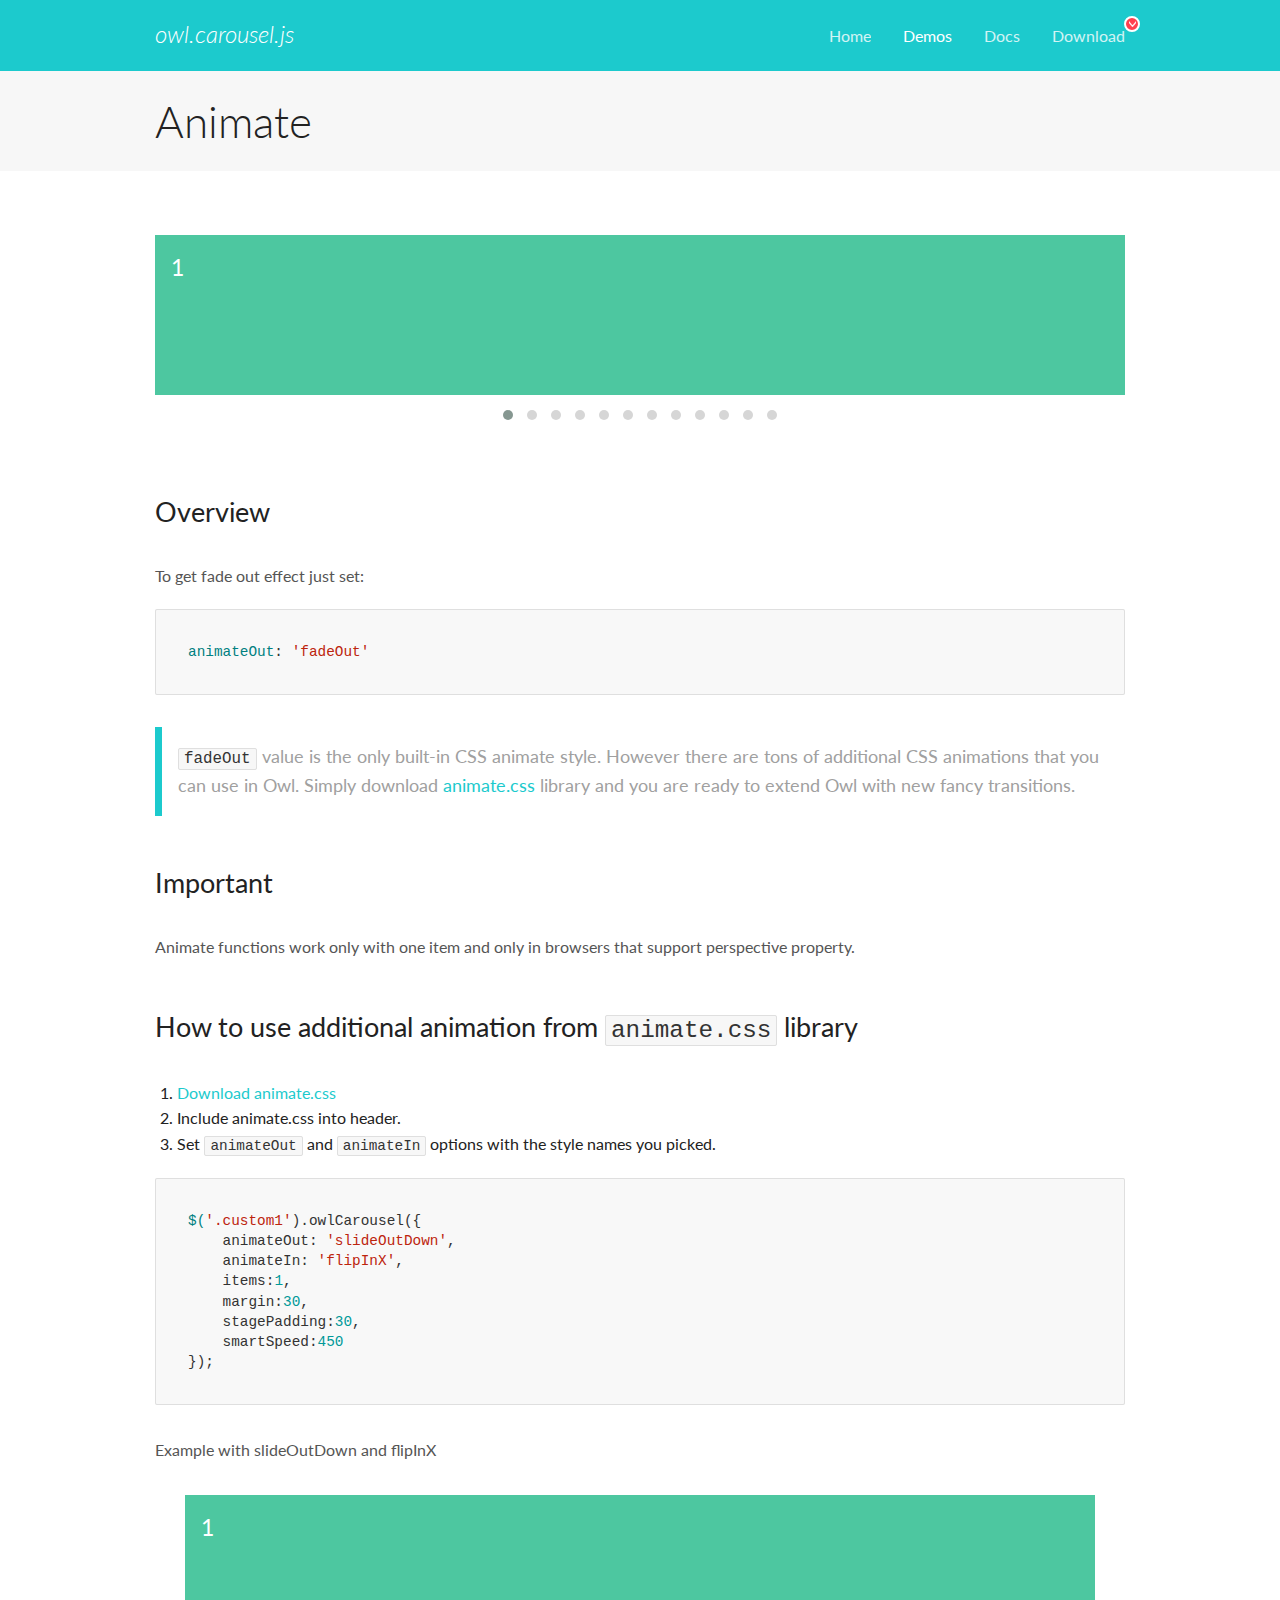
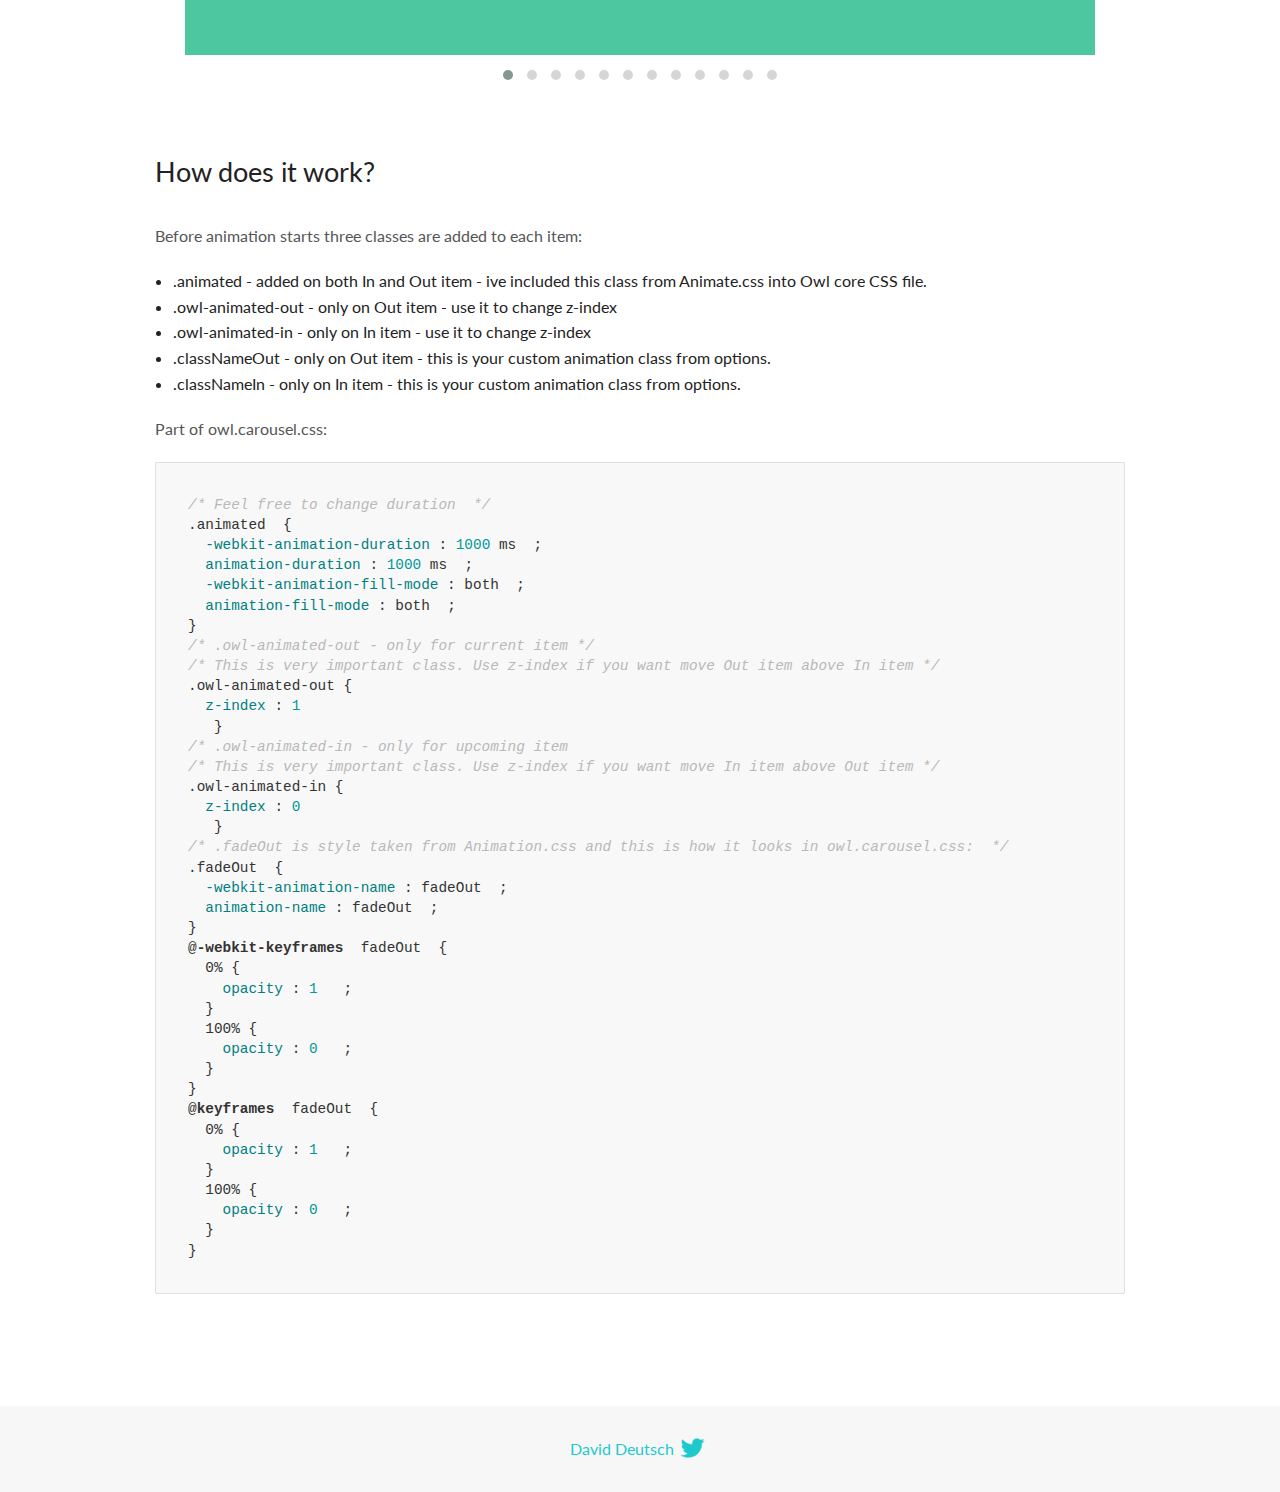
<file: libs/owl.carousel/docs/demos/animate.html>
<!DOCTYPE html>
<html lang="en">
  <head>

    <!-- head -->
    <meta charset="utf-8">
    <meta name="msapplication-tap-highlight" content="no" />
    <meta name="viewport" content="width=device-width, initial-scale=1.0" />
    <meta name="description" content="Animate carousel">
    <meta name="author" content="David Deutsch">
    <title>
      Animate Demo | Owl Carousel | 2.3.4
    </title>

    <!-- Stylesheets -->
    <link href='https://fonts.googleapis.com/css?family=Lato:300,400,700,400italic,300italic' rel='stylesheet' type='text/css'>
    <link rel="stylesheet" href="../assets/css/docs.theme.min.css">

    <!-- Owl Stylesheets -->
    <link rel="stylesheet" href="../assets/owlcarousel/assets/owl.carousel.min.css">
    <link rel="stylesheet" href="../assets/owlcarousel/assets/owl.theme.default.min.css">

    <!-- HTML5 shim and Respond.js IE8 support of HTML5 elements and media queries -->

    <!--[if lt IE 9]>
      <script src="https://oss.maxcdn.com/libs/html5shiv/3.7.0/html5shiv.js"></script>
      <script src="https://oss.maxcdn.com/libs/respond.js/1.3.0/respond.min.js"></script>
    <![endif]-->

    <!-- Favicons -->
    <link rel="apple-touch-icon-precomposed" sizes="144x144" href="../assets/ico/apple-touch-icon-144-precomposed.png">
    <link rel="shortcut icon" href="../assets/ico/favicon.png">
    <link rel="shortcut icon" href="favicon.ico">

    <!-- Yeah i know js should not be in header. Its required for demos.-->

    <!-- javascript -->
    <script src="../assets/vendors/jquery.min.js"></script>
    <script src="../assets/owlcarousel/owl.carousel.js"></script>
  </head>
  <body>

    <!-- header -->
    <header class="header">
      <div class="row">
        <div class="large-12 columns">
          <div class="brand left">
            <h3>
              <a href="/OwlCarousel2/">owl.carousel.js</a> 
            </h3>
          </div>
          <a id="toggle-nav" class="right">
            <span></span> <span></span> <span></span> 
          </a> 
          <div class="nav-bar">
            <ul class="clearfix">
              <li> <a href="/OwlCarousel2/index.html">Home</a>  </li>
              <li class="active">
                <a href="/OwlCarousel2/demos/demos.html">Demos</a> 
              </li>
              <li> <a href="/OwlCarousel2/docs/started-welcome.html">Docs</a>  </li>
              <li>
                <a href="https://github.com/OwlCarousel2/OwlCarousel2/archive/2.3.4.zip">Download</a> 
                <span class="download"></span> 
              </li>
            </ul>
          </div>
        </div>
      </div>
    </header>

    <!-- title -->
    <section class="title">
      <div class="row">
        <div class="large-12 columns">
          <h1>Animate</h1>
        </div>
      </div>
    </section>

    <!--  Demos -->
    <section id="demos">
      <div class="row">
        <div class="large-12 columns">
          <div class="fadeOut owl-carousel owl-theme">
            <div class="item">
              <h4>1</h4>
            </div>
            <div class="item">
              <h4>2</h4>
            </div>
            <div class="item">
              <h4>3</h4>
            </div>
            <div class="item">
              <h4>4</h4>
            </div>
            <div class="item">
              <h4>5</h4>
            </div>
            <div class="item">
              <h4>6</h4>
            </div>
            <div class="item">
              <h4>7</h4>
            </div>
            <div class="item">
              <h4>8</h4>
            </div>
            <div class="item">
              <h4>9</h4>
            </div>
            <div class="item">
              <h4>10</h4>
            </div>
            <div class="item">
              <h4>11</h4>
            </div>
            <div class="item">
              <h4>12</h4>
            </div>
          </div>
          <h3 id="overview">Overview</h3>
          <p>To get fade out effect just set:</p>
          <pre><code>animateOut: &#39;fadeOut&#39;</code></pre>
          <blockquote>
            <p><code>fadeOut</code> value is the only built-in CSS animate style. However there are tons of additional CSS animations that you can use in Owl. Simply download
              <a href="https://daneden.github.io/animate.css/">animate.css</a>  library and you are ready to extend Owl with new fancy transitions.</p>
          </blockquote>
          <h3 id="important">Important</h3>
          <p>Animate functions work only with one item and only in browsers that support perspective property.</p>
          <h3 id="how-to-use-additional-animation-from-animate-css-library">How to use additional animation from <code>animate.css</code> library</h3>
          <ol>
            <li> <a href="https://daneden.github.io/animate.css/">Download animate.css</a>  </li>
            <li>Include animate.css into header.</li>
            <li>Set <code>animateOut</code> and <code>animateIn</code> options with the style names you picked.</li>
          </ol>
          <pre><code>$(&#39;.custom1&#39;).owlCarousel({
    animateOut: &#39;slideOutDown&#39;,
    animateIn: &#39;flipInX&#39;,
    items:1,
    margin:30,
    stagePadding:30,
    smartSpeed:450
});</code></pre>
          <p>Example with slideOutDown and flipInX</p>
          <div class="custom1 owl-carousel owl-theme">
            <div class="item">
              <h4>1</h4>
            </div>
            <div class="item">
              <h4>2</h4>
            </div>
            <div class="item">
              <h4>3</h4>
            </div>
            <div class="item">
              <h4>4</h4>
            </div>
            <div class="item">
              <h4>5</h4>
            </div>
            <div class="item">
              <h4>6</h4>
            </div>
            <div class="item">
              <h4>7</h4>
            </div>
            <div class="item">
              <h4>8</h4>
            </div>
            <div class="item">
              <h4>9</h4>
            </div>
            <div class="item">
              <h4>10</h4>
            </div>
            <div class="item">
              <h4>11</h4>
            </div>
            <div class="item">
              <h4>12</h4>
            </div>
          </div>
          <h3 id="how-does-it-work-">How does it work?</h3>
          <p>Before animation starts three classes are added to each item:</p>
          <ul>
            <li>.animated - added on both In and Out item - ive included this class from Animate.css into Owl core CSS file.</li>
            <li>.owl-animated-out - only on Out item - use it to change z-index</li>
            <li>.owl-animated-in - only on In item - use it to change z-index</li>
            <li>.classNameOut - only on Out item - this is your custom animation class from options.</li>
            <li>.classNameIn - only on In item - this is your custom animation class from options.</li>
          </ul>
          <p>Part of owl.carousel.css:</p>
          <pre><code class="language-css"><span class="comment">/* Feel free to change duration  */</span> 
<span class="class">.animated</span>  <span class="rules">{
  <span class="rule"><span class="attribute">-webkit-animation-duration</span> :<span class="value"> <span class="number">1000</span> ms</span> </span> ;
  <span class="rule"><span class="attribute">animation-duration</span> :<span class="value"> <span class="number">1000</span> ms</span> </span> ;
  <span class="rule"><span class="attribute">-webkit-animation-fill-mode</span> :<span class="value"> both</span> </span> ;
  <span class="rule"><span class="attribute">animation-fill-mode</span> :<span class="value"> both</span> </span> ;
<span class="rule">}</span> </span> 
<span class="comment">/* .owl-animated-out - only for current item */</span> 
<span class="comment">/* This is very important class. Use z-index if you want move Out item above In item */</span> 
<span class="class">.owl-animated-out</span> <span class="rules">{
  <span class="rule"><span class="attribute">z-index</span> :<span class="value"> <span class="number">1</span> 
</span> </span> </span> }
<span class="comment">/* .owl-animated-in - only for upcoming item
/* This is very important class. Use z-index if you want move In item above Out item */</span> 
<span class="class">.owl-animated-in</span> <span class="rules">{
  <span class="rule"><span class="attribute">z-index</span> :<span class="value"> <span class="number">0</span> 
</span> </span> </span> }
<span class="comment">/* .fadeOut is style taken from Animation.css and this is how it looks in owl.carousel.css:  */</span> 
<span class="class">.fadeOut</span>  <span class="rules">{
  <span class="rule"><span class="attribute">-webkit-animation-name</span> :<span class="value"> fadeOut</span> </span> ;
  <span class="rule"><span class="attribute">animation-name</span> :<span class="value"> fadeOut</span> </span> ;
<span class="rule">}</span> </span> 
<span class="at_rule">@<span class="keyword">-webkit-keyframes</span>  fadeOut </span> {
  0% <span class="rules">{
    <span class="rule"><span class="attribute">opacity</span> :<span class="value"> <span class="number">1</span> </span> </span> ;
  <span class="rule">}</span> </span> 
  100% <span class="rules">{
    <span class="rule"><span class="attribute">opacity</span> :<span class="value"> <span class="number">0</span> </span> </span> ;
  <span class="rule">}</span> </span> 
}
<span class="at_rule">@<span class="keyword">keyframes</span>  fadeOut </span> {
  0% <span class="rules">{
    <span class="rule"><span class="attribute">opacity</span> :<span class="value"> <span class="number">1</span> </span> </span> ;
  <span class="rule">}</span> </span> 
  100% <span class="rules">{
    <span class="rule"><span class="attribute">opacity</span> :<span class="value"> <span class="number">0</span> </span> </span> ;
  <span class="rule">}</span> </span> 
}</code></pre>
          <link rel="stylesheet" href="../assets/css/animate.css">
          <script>
            jQuery(document).ready(function($) {
              $('.fadeOut').owlCarousel({
                items: 1,
                animateOut: 'fadeOut',
                loop: true,
                margin: 10,
              });
              $('.custom1').owlCarousel({
                animateOut: 'slideOutDown',
                animateIn: 'flipInX',
                items: 1,
                margin: 30,
                stagePadding: 30,
                smartSpeed: 450
              });
            });
          </script>
        </div>
      </div>
    </section>

    <!-- footer -->
    <footer class="footer">
      <div class="row">
        <div class="large-12 columns">
          <h5>
            <a href="/OwlCarousel2/docs/support-contact.html">David Deutsch</a> 
            <a id="custom-tweet-button" href="https://twitter.com/share?url=https://github.com/OwlCarousel2/OwlCarousel2&text=Owl Carousel - This is so awesome! " target="_blank"></a> 
          </h5>
        </div>
      </div>
    </footer>

    <!-- vendors -->
    <script src="../assets/vendors/highlight.js"></script>
    <script src="../assets/js/app.js"></script>
  </body>
</html>
</file>
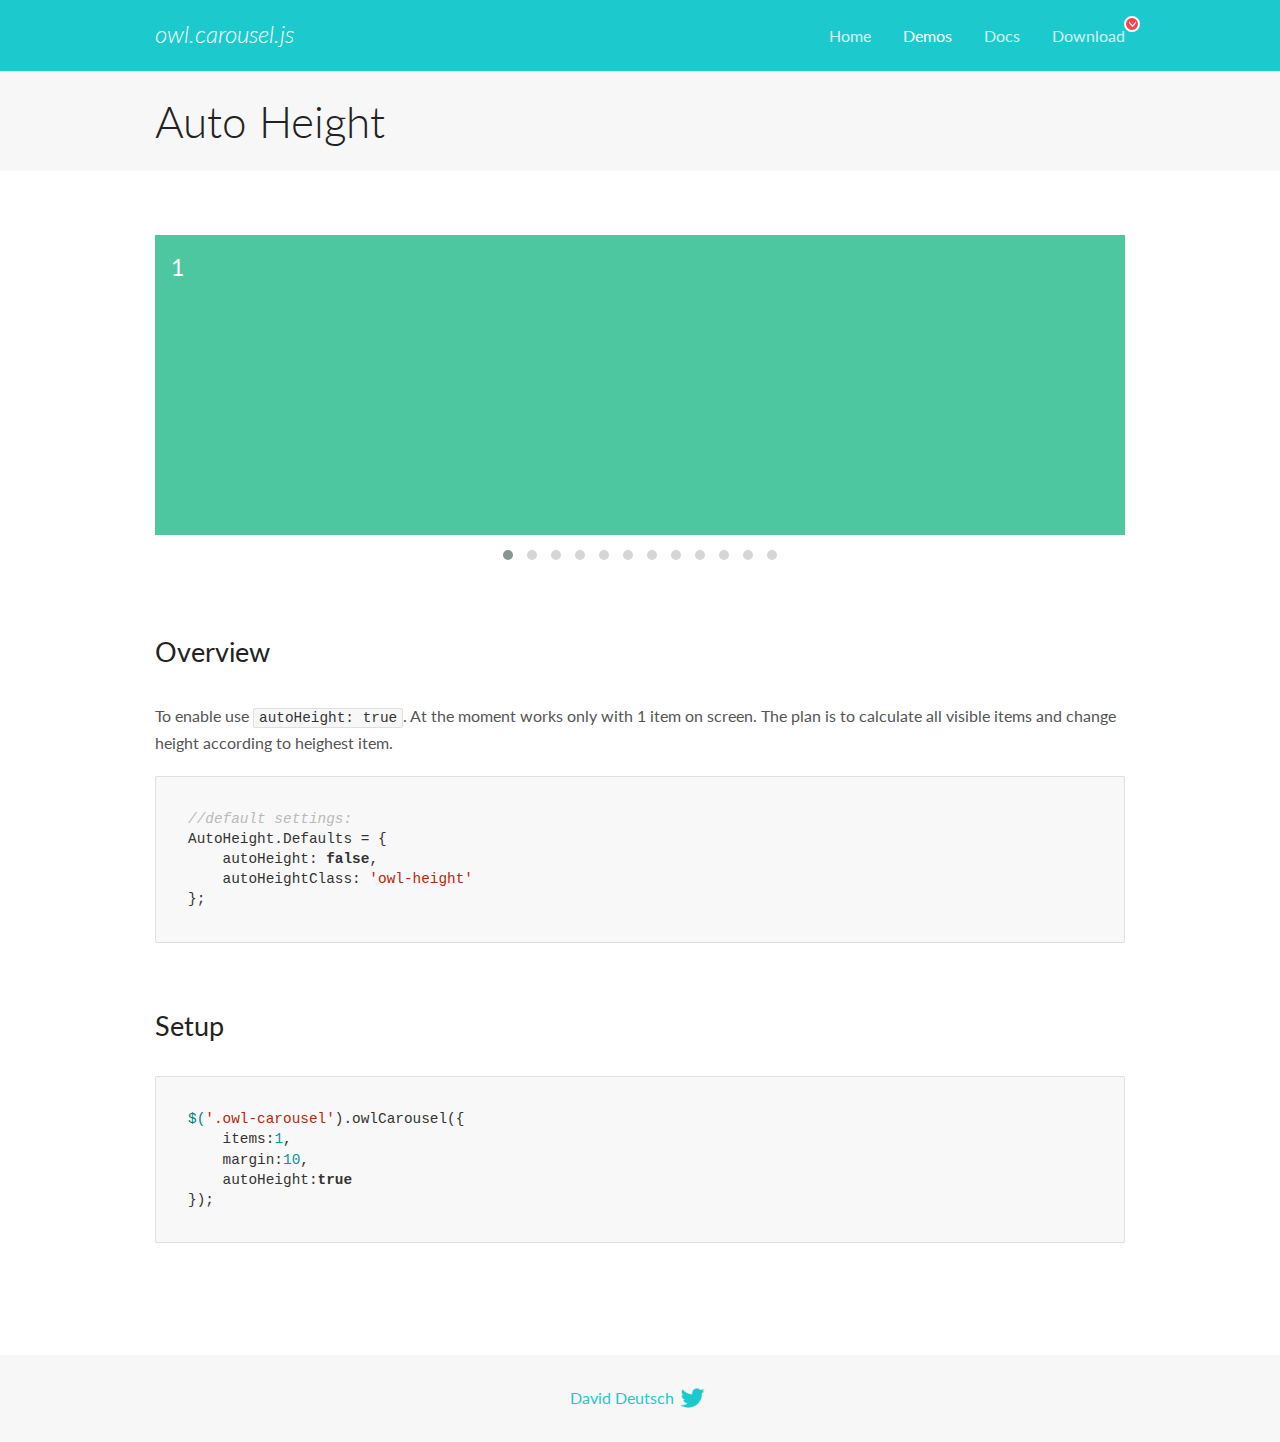
<file: libs/owl.carousel/docs/demos/autoheight.html>
<!DOCTYPE html>
<html lang="en">
  <head>

    <!-- head -->
    <meta charset="utf-8">
    <meta name="msapplication-tap-highlight" content="no" />
    <meta name="viewport" content="width=device-width, initial-scale=1.0" />
    <meta name="description" content="autoHeight usage demo">
    <meta name="author" content="David Deutsch">
    <title>
      Auto Height Demo | Owl Carousel | 2.3.4
    </title>

    <!-- Stylesheets -->
    <link href='https://fonts.googleapis.com/css?family=Lato:300,400,700,400italic,300italic' rel='stylesheet' type='text/css'>
    <link rel="stylesheet" href="../assets/css/docs.theme.min.css">

    <!-- Owl Stylesheets -->
    <link rel="stylesheet" href="../assets/owlcarousel/assets/owl.carousel.min.css">
    <link rel="stylesheet" href="../assets/owlcarousel/assets/owl.theme.default.min.css">

    <!-- HTML5 shim and Respond.js IE8 support of HTML5 elements and media queries -->

    <!--[if lt IE 9]>
      <script src="https://oss.maxcdn.com/libs/html5shiv/3.7.0/html5shiv.js"></script>
      <script src="https://oss.maxcdn.com/libs/respond.js/1.3.0/respond.min.js"></script>
    <![endif]-->

    <!-- Favicons -->
    <link rel="apple-touch-icon-precomposed" sizes="144x144" href="../assets/ico/apple-touch-icon-144-precomposed.png">
    <link rel="shortcut icon" href="../assets/ico/favicon.png">
    <link rel="shortcut icon" href="favicon.ico">

    <!-- Yeah i know js should not be in header. Its required for demos.-->

    <!-- javascript -->
    <script src="../assets/vendors/jquery.min.js"></script>
    <script src="../assets/owlcarousel/owl.carousel.js"></script>
  </head>
  <body>

    <!-- header -->
    <header class="header">
      <div class="row">
        <div class="large-12 columns">
          <div class="brand left">
            <h3>
              <a href="/OwlCarousel2/">owl.carousel.js</a> 
            </h3>
          </div>
          <a id="toggle-nav" class="right">
            <span></span> <span></span> <span></span> 
          </a> 
          <div class="nav-bar">
            <ul class="clearfix">
              <li> <a href="/OwlCarousel2/index.html">Home</a>  </li>
              <li class="active">
                <a href="/OwlCarousel2/demos/demos.html">Demos</a> 
              </li>
              <li> <a href="/OwlCarousel2/docs/started-welcome.html">Docs</a>  </li>
              <li>
                <a href="https://github.com/OwlCarousel2/OwlCarousel2/archive/2.3.4.zip">Download</a> 
                <span class="download"></span> 
              </li>
            </ul>
          </div>
        </div>
      </div>
    </header>

    <!-- title -->
    <section class="title">
      <div class="row">
        <div class="large-12 columns">
          <h1>Auto Height</h1>
        </div>
      </div>
    </section>

    <!--  Demos -->
    <section id="demos">
      <div class="row">
        <div class="large-12 columns">
          <div class="owl-carousel owl-theme">
            <div class="item" style="height:300px">
              <h4>1</h4>
            </div>
            <div class="item" style="height:100px">
              <h4>2</h4>
            </div>
            <div class="item" style="height:500px">
              <h4>3</h4>
            </div>
            <div class="item" style="height:250px">
              <h4>4</h4>
            </div>
            <div class="item" style="height:400px">
              <h4>5</h4>
            </div>
            <div class="item" style="height:500px">
              <h4>6</h4>
            </div>
            <div class="item" style="height:600px">
              <h4>7</h4>
            </div>
            <div class="item" style="height:400px">
              <h4>8</h4>
            </div>
            <div class="item" style="height:300px">
              <h4>9</h4>
            </div>
            <div class="item" style="height:350px">
              <h4>10</h4>
            </div>
            <div class="item" style="height:200px">
              <h4>11</h4>
            </div>
            <div class="item" style="height:150px">
              <h4>12</h4>
            </div>
          </div>
          <h3 id="overview">Overview</h3>
          <p>To enable use <code>autoHeight: true</code>. At the moment works only with 1 item on screen. The plan is to calculate all visible items and change height according to heighest item.</p>
          <pre><code>//default settings:
AutoHeight.Defaults = {
    autoHeight: false,
    autoHeightClass: &#39;owl-height&#39;
};</code></pre>
          <h3 id="setup">Setup</h3>
          <pre><code>$(&#39;.owl-carousel&#39;).owlCarousel({
    items:1,
    margin:10,
    autoHeight:true
});</code></pre>
          <script>
            $(document).ready(function() {
              $('.owl-carousel').owlCarousel({
                items: 1,
                margin: 10,
                autoHeight: true
              });
            })
          </script>
        </div>
      </div>
    </section>

    <!-- footer -->
    <footer class="footer">
      <div class="row">
        <div class="large-12 columns">
          <h5>
            <a href="/OwlCarousel2/docs/support-contact.html">David Deutsch</a> 
            <a id="custom-tweet-button" href="https://twitter.com/share?url=https://github.com/OwlCarousel2/OwlCarousel2&text=Owl Carousel - This is so awesome! " target="_blank"></a> 
          </h5>
        </div>
      </div>
    </footer>

    <!-- vendors -->
    <script src="../assets/vendors/highlight.js"></script>
    <script src="../assets/js/app.js"></script>
  </body>
</html>
</file>
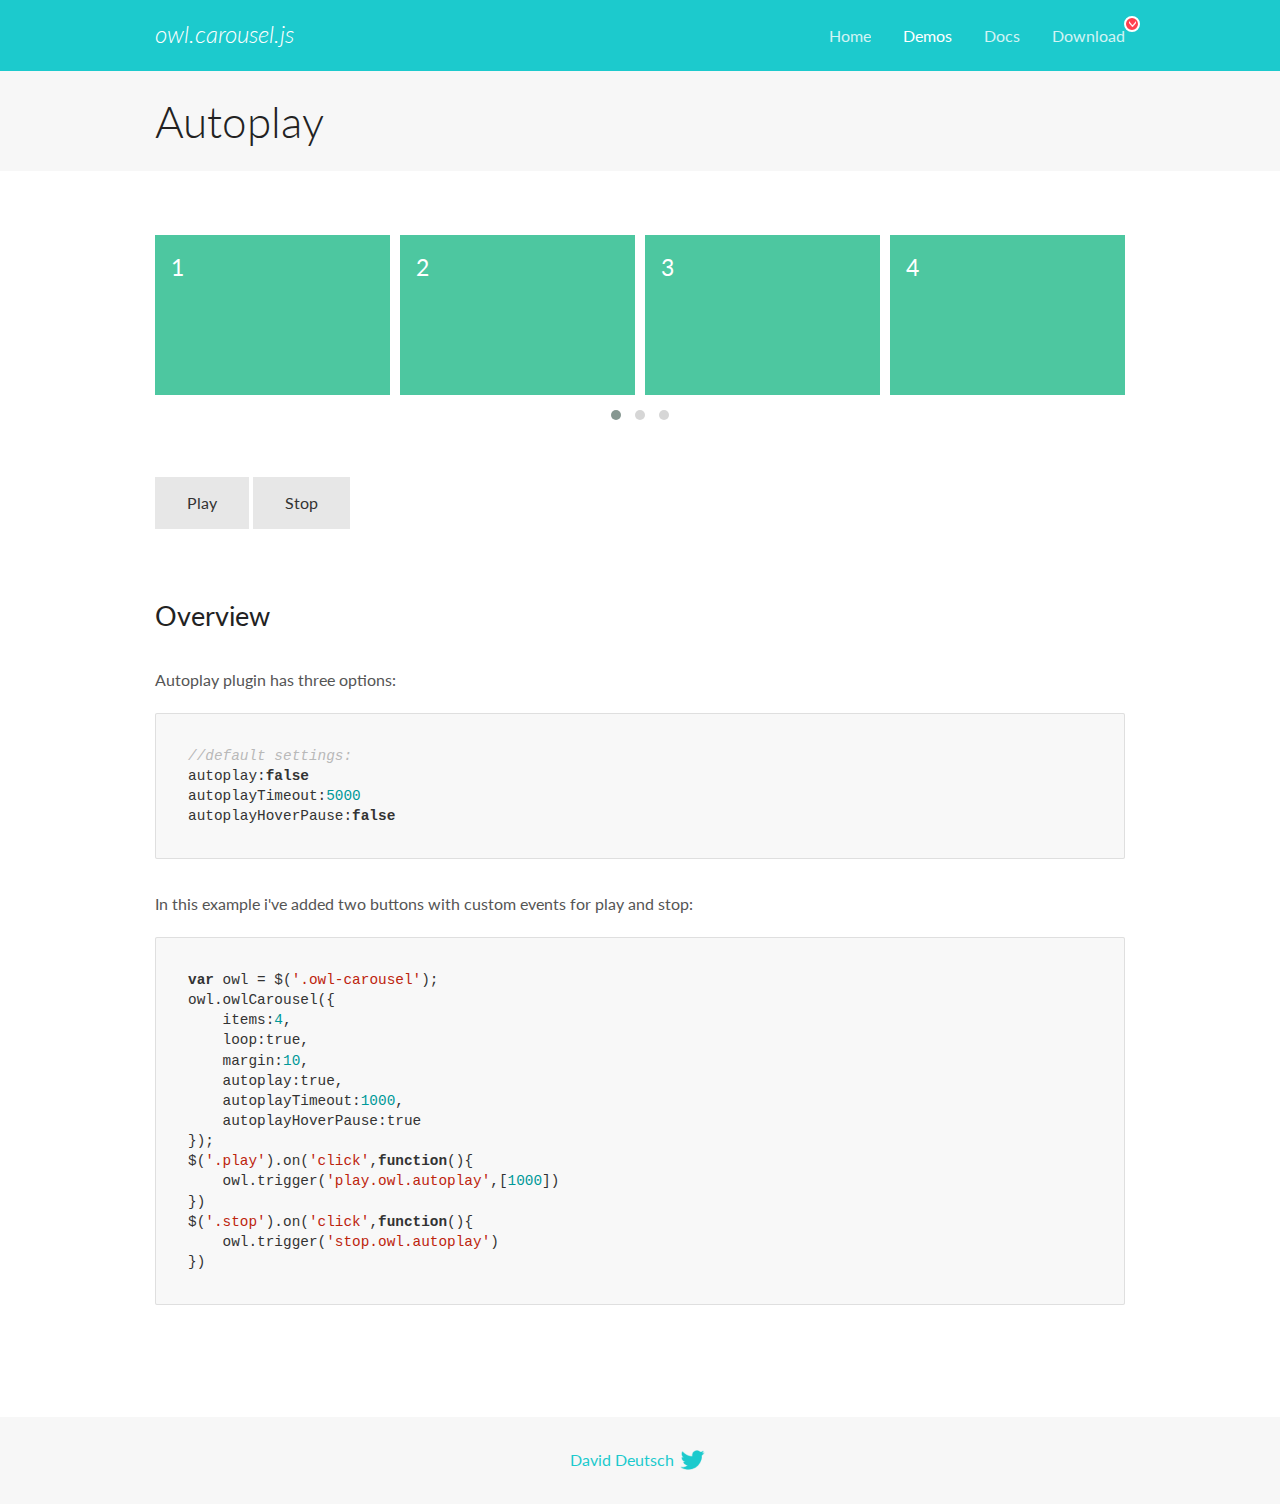
<file: libs/owl.carousel/docs/demos/autoplay.html>
<!DOCTYPE html>
<html lang="en">
  <head>

    <!-- head -->
    <meta charset="utf-8">
    <meta name="msapplication-tap-highlight" content="no" />
    <meta name="viewport" content="width=device-width, initial-scale=1.0" />
    <meta name="description" content="Autoplay usage demo">
    <meta name="author" content="David Deutsch">
    <title>
      Autoplay Demo | Owl Carousel | 2.3.4
    </title>

    <!-- Stylesheets -->
    <link href='https://fonts.googleapis.com/css?family=Lato:300,400,700,400italic,300italic' rel='stylesheet' type='text/css'>
    <link rel="stylesheet" href="../assets/css/docs.theme.min.css">

    <!-- Owl Stylesheets -->
    <link rel="stylesheet" href="../assets/owlcarousel/assets/owl.carousel.min.css">
    <link rel="stylesheet" href="../assets/owlcarousel/assets/owl.theme.default.min.css">

    <!-- HTML5 shim and Respond.js IE8 support of HTML5 elements and media queries -->

    <!--[if lt IE 9]>
      <script src="https://oss.maxcdn.com/libs/html5shiv/3.7.0/html5shiv.js"></script>
      <script src="https://oss.maxcdn.com/libs/respond.js/1.3.0/respond.min.js"></script>
    <![endif]-->

    <!-- Favicons -->
    <link rel="apple-touch-icon-precomposed" sizes="144x144" href="../assets/ico/apple-touch-icon-144-precomposed.png">
    <link rel="shortcut icon" href="../assets/ico/favicon.png">
    <link rel="shortcut icon" href="favicon.ico">

    <!-- Yeah i know js should not be in header. Its required for demos.-->

    <!-- javascript -->
    <script src="../assets/vendors/jquery.min.js"></script>
    <script src="../assets/owlcarousel/owl.carousel.js"></script>
  </head>
  <body>

    <!-- header -->
    <header class="header">
      <div class="row">
        <div class="large-12 columns">
          <div class="brand left">
            <h3>
              <a href="/OwlCarousel2/">owl.carousel.js</a> 
            </h3>
          </div>
          <a id="toggle-nav" class="right">
            <span></span> <span></span> <span></span> 
          </a> 
          <div class="nav-bar">
            <ul class="clearfix">
              <li> <a href="/OwlCarousel2/index.html">Home</a>  </li>
              <li class="active">
                <a href="/OwlCarousel2/demos/demos.html">Demos</a> 
              </li>
              <li> <a href="/OwlCarousel2/docs/started-welcome.html">Docs</a>  </li>
              <li>
                <a href="https://github.com/OwlCarousel2/OwlCarousel2/archive/2.3.4.zip">Download</a> 
                <span class="download"></span> 
              </li>
            </ul>
          </div>
        </div>
      </div>
    </header>

    <!-- title -->
    <section class="title">
      <div class="row">
        <div class="large-12 columns">
          <h1>Autoplay</h1>
        </div>
      </div>
    </section>

    <!--  Demos -->
    <section id="demos">
      <div class="row">
        <div class="large-12 columns">
          <div class="owl-carousel owl-theme">
            <div class="item">
              <h4>1</h4>
            </div>
            <div class="item">
              <h4>2</h4>
            </div>
            <div class="item">
              <h4>3</h4>
            </div>
            <div class="item">
              <h4>4</h4>
            </div>
            <div class="item">
              <h4>5</h4>
            </div>
            <div class="item">
              <h4>6</h4>
            </div>
            <div class="item">
              <h4>7</h4>
            </div>
            <div class="item">
              <h4>8</h4>
            </div>
            <div class="item">
              <h4>9</h4>
            </div>
            <div class="item">
              <h4>10</h4>
            </div>
            <div class="item">
              <h4>11</h4>
            </div>
            <div class="item">
              <h4>12</h4>
            </div>
          </div>
          <a class="button secondary play">Play</a> 
          <a class="button secondary stop">Stop</a> 
          <h3 id="overview">Overview</h3>
          <p>Autoplay plugin has three options:</p>
          <pre><code>//default settings:
autoplay:false
autoplayTimeout:5000
autoplayHoverPause:false</code></pre>
          <p>In this example i&#39;ve added two buttons with custom events for play and stop:</p>
          <pre><code>var owl = $(&#39;.owl-carousel&#39;);
owl.owlCarousel({
    items:4,
    loop:true,
    margin:10,
    autoplay:true,
    autoplayTimeout:1000,
    autoplayHoverPause:true
});
$(&#39;.play&#39;).on(&#39;click&#39;,function(){
    owl.trigger(&#39;play.owl.autoplay&#39;,[1000])
})
$(&#39;.stop&#39;).on(&#39;click&#39;,function(){
    owl.trigger(&#39;stop.owl.autoplay&#39;)
})</code></pre>
          <script>
            $(document).ready(function() {
              var owl = $('.owl-carousel');
              owl.owlCarousel({
                items: 4,
                loop: true,
                margin: 10,
                autoplay: true,
                autoplayTimeout: 1000,
                autoplayHoverPause: true
              });
              $('.play').on('click', function() {
                owl.trigger('play.owl.autoplay', [1000])
              })
              $('.stop').on('click', function() {
                owl.trigger('stop.owl.autoplay')
              })
            })
          </script>
        </div>
      </div>
    </section>

    <!-- footer -->
    <footer class="footer">
      <div class="row">
        <div class="large-12 columns">
          <h5>
            <a href="/OwlCarousel2/docs/support-contact.html">David Deutsch</a> 
            <a id="custom-tweet-button" href="https://twitter.com/share?url=https://github.com/OwlCarousel2/OwlCarousel2&text=Owl Carousel - This is so awesome! " target="_blank"></a> 
          </h5>
        </div>
      </div>
    </footer>

    <!-- vendors -->
    <script src="../assets/vendors/highlight.js"></script>
    <script src="../assets/js/app.js"></script>
  </body>
</html>
</file>
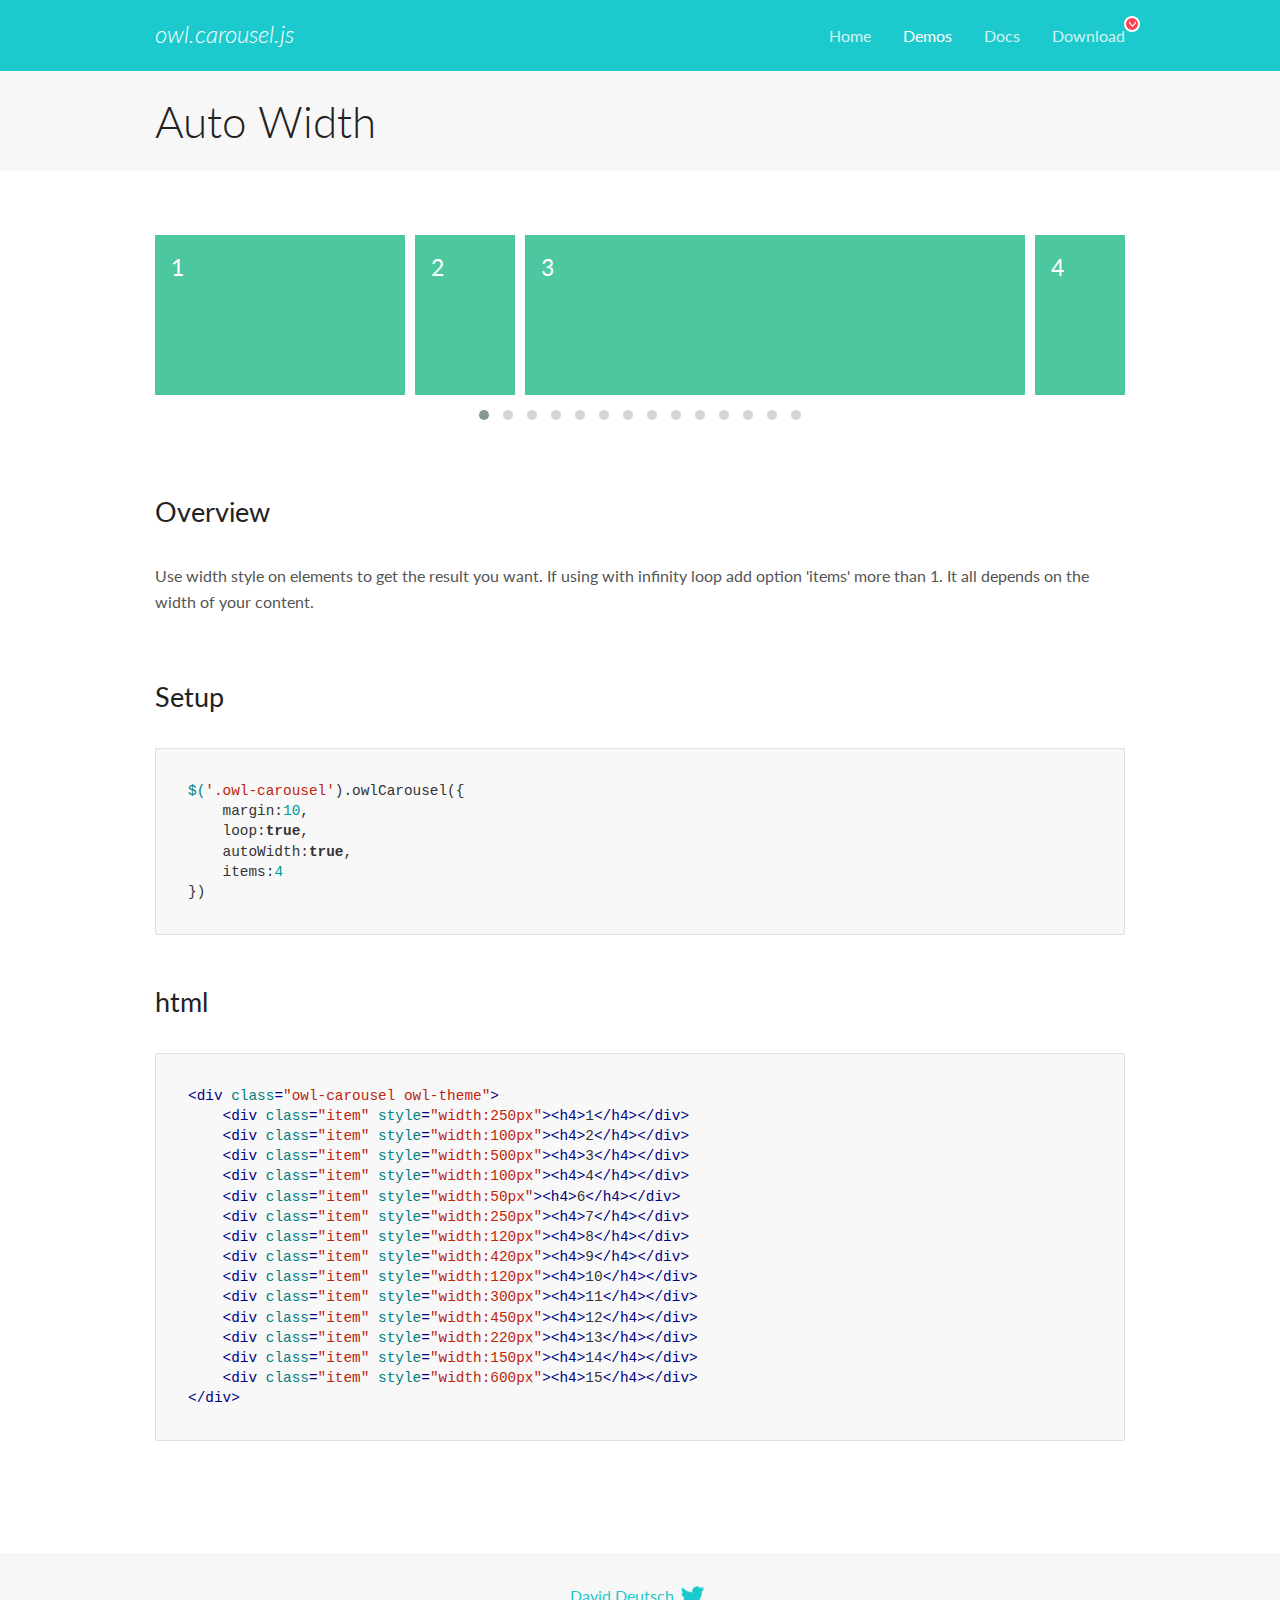
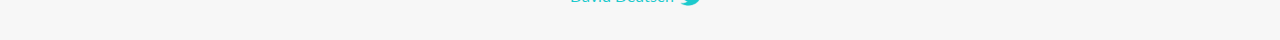
<file: libs/owl.carousel/docs/demos/autowidth.html>
<!DOCTYPE html>
<html lang="en">
  <head>

    <!-- head -->
    <meta charset="utf-8">
    <meta name="msapplication-tap-highlight" content="no" />
    <meta name="viewport" content="width=device-width, initial-scale=1.0" />
    <meta name="description" content="Auto Width">
    <meta name="author" content="David Deutsch">
    <title>
      Auto Width Demo | Owl Carousel | 2.3.4
    </title>

    <!-- Stylesheets -->
    <link href='https://fonts.googleapis.com/css?family=Lato:300,400,700,400italic,300italic' rel='stylesheet' type='text/css'>
    <link rel="stylesheet" href="../assets/css/docs.theme.min.css">

    <!-- Owl Stylesheets -->
    <link rel="stylesheet" href="../assets/owlcarousel/assets/owl.carousel.min.css">
    <link rel="stylesheet" href="../assets/owlcarousel/assets/owl.theme.default.min.css">

    <!-- HTML5 shim and Respond.js IE8 support of HTML5 elements and media queries -->

    <!--[if lt IE 9]>
      <script src="https://oss.maxcdn.com/libs/html5shiv/3.7.0/html5shiv.js"></script>
      <script src="https://oss.maxcdn.com/libs/respond.js/1.3.0/respond.min.js"></script>
    <![endif]-->

    <!-- Favicons -->
    <link rel="apple-touch-icon-precomposed" sizes="144x144" href="../assets/ico/apple-touch-icon-144-precomposed.png">
    <link rel="shortcut icon" href="../assets/ico/favicon.png">
    <link rel="shortcut icon" href="favicon.ico">

    <!-- Yeah i know js should not be in header. Its required for demos.-->

    <!-- javascript -->
    <script src="../assets/vendors/jquery.min.js"></script>
    <script src="../assets/owlcarousel/owl.carousel.js"></script>
  </head>
  <body>

    <!-- header -->
    <header class="header">
      <div class="row">
        <div class="large-12 columns">
          <div class="brand left">
            <h3>
              <a href="/OwlCarousel2/">owl.carousel.js</a> 
            </h3>
          </div>
          <a id="toggle-nav" class="right">
            <span></span> <span></span> <span></span> 
          </a> 
          <div class="nav-bar">
            <ul class="clearfix">
              <li> <a href="/OwlCarousel2/index.html">Home</a>  </li>
              <li class="active">
                <a href="/OwlCarousel2/demos/demos.html">Demos</a> 
              </li>
              <li> <a href="/OwlCarousel2/docs/started-welcome.html">Docs</a>  </li>
              <li>
                <a href="https://github.com/OwlCarousel2/OwlCarousel2/archive/2.3.4.zip">Download</a> 
                <span class="download"></span> 
              </li>
            </ul>
          </div>
        </div>
      </div>
    </header>

    <!-- title -->
    <section class="title">
      <div class="row">
        <div class="large-12 columns">
          <h1>Auto Width</h1>
        </div>
      </div>
    </section>

    <!--  Demos -->
    <section id="demos">
      <div class="row">
        <div class="large-12 columns">
          <div class="owl-carousel owl-theme">
            <div class="item" style="width:250px">
              <h4>1</h4>
            </div>
            <div class="item" style="width:100px">
              <h4>2</h4>
            </div>
            <div class="item" style="width:500px">
              <h4>3</h4>
            </div>
            <div class="item" style="width:100px">
              <h4>4</h4>
            </div>
            <div class="item" style="width:50px">
              <h4>6</h4>
            </div>
            <div class="item" style="width:250px">
              <h4>7</h4>
            </div>
            <div class="item" style="width:120px">
              <h4>8</h4>
            </div>
            <div class="item" style="width:420px">
              <h4>9</h4>
            </div>
            <div class="item" style="width:120px">
              <h4>10</h4>
            </div>
            <div class="item" style="width:300px">
              <h4>11</h4>
            </div>
            <div class="item" style="width:450px">
              <h4>12</h4>
            </div>
            <div class="item" style="width:220px">
              <h4>13</h4>
            </div>
            <div class="item" style="width:150px">
              <h4>14</h4>
            </div>
            <div class="item" style="width:600px">
              <h4>15</h4>
            </div>
          </div>
          <h3 id="overview">Overview</h3>
          <p>Use width style on elements to get the result you want. If using with infinity loop add option &#39;items&#39; more than 1. It all depends on the width of your content.</p>
          <h3 id="setup">Setup</h3>
          <pre><code>$(&#39;.owl-carousel&#39;).owlCarousel({
    margin:10,
    loop:true,
    autoWidth:true,
    items:4
})</code></pre>
          <h3 id="html">html</h3>
          <pre><code>&lt;div class=&quot;owl-carousel owl-theme&quot;&gt;
    &lt;div class=&quot;item&quot; style=&quot;width:250px&quot;&gt;&lt;h4&gt;1&lt;/h4&gt;&lt;/div&gt;
    &lt;div class=&quot;item&quot; style=&quot;width:100px&quot;&gt;&lt;h4&gt;2&lt;/h4&gt;&lt;/div&gt;
    &lt;div class=&quot;item&quot; style=&quot;width:500px&quot;&gt;&lt;h4&gt;3&lt;/h4&gt;&lt;/div&gt;
    &lt;div class=&quot;item&quot; style=&quot;width:100px&quot;&gt;&lt;h4&gt;4&lt;/h4&gt;&lt;/div&gt;
    &lt;div class=&quot;item&quot; style=&quot;width:50px&quot;&gt;&lt;h4&gt;6&lt;/h4&gt;&lt;/div&gt;
    &lt;div class=&quot;item&quot; style=&quot;width:250px&quot;&gt;&lt;h4&gt;7&lt;/h4&gt;&lt;/div&gt;
    &lt;div class=&quot;item&quot; style=&quot;width:120px&quot;&gt;&lt;h4&gt;8&lt;/h4&gt;&lt;/div&gt;
    &lt;div class=&quot;item&quot; style=&quot;width:420px&quot;&gt;&lt;h4&gt;9&lt;/h4&gt;&lt;/div&gt;
    &lt;div class=&quot;item&quot; style=&quot;width:120px&quot;&gt;&lt;h4&gt;10&lt;/h4&gt;&lt;/div&gt;
    &lt;div class=&quot;item&quot; style=&quot;width:300px&quot;&gt;&lt;h4&gt;11&lt;/h4&gt;&lt;/div&gt;
    &lt;div class=&quot;item&quot; style=&quot;width:450px&quot;&gt;&lt;h4&gt;12&lt;/h4&gt;&lt;/div&gt;
    &lt;div class=&quot;item&quot; style=&quot;width:220px&quot;&gt;&lt;h4&gt;13&lt;/h4&gt;&lt;/div&gt;
    &lt;div class=&quot;item&quot; style=&quot;width:150px&quot;&gt;&lt;h4&gt;14&lt;/h4&gt;&lt;/div&gt;
    &lt;div class=&quot;item&quot; style=&quot;width:600px&quot;&gt;&lt;h4&gt;15&lt;/h4&gt;&lt;/div&gt;
&lt;/div&gt;</code></pre>
          <script>
            $(document).ready(function() {
              $('.owl-carousel').owlCarousel({
                margin: 10,
                loop: true,
                autoWidth: true,
                items: 4
              })
            })
          </script>
        </div>
      </div>
    </section>

    <!-- footer -->
    <footer class="footer">
      <div class="row">
        <div class="large-12 columns">
          <h5>
            <a href="/OwlCarousel2/docs/support-contact.html">David Deutsch</a> 
            <a id="custom-tweet-button" href="https://twitter.com/share?url=https://github.com/OwlCarousel2/OwlCarousel2&text=Owl Carousel - This is so awesome! " target="_blank"></a> 
          </h5>
        </div>
      </div>
    </footer>

    <!-- vendors -->
    <script src="../assets/vendors/highlight.js"></script>
    <script src="../assets/js/app.js"></script>
  </body>
</html>
</file>
<file: css/main.min.css>
@charset "UTF-8";@font-face{font-family:montserrat;font-weight:400;font-style:normal;src:url(../fonts/MontserratRegular/MontserratRegular.eot);src:url(../fonts/MontserratRegular/MontserratRegular.eot?#iefix) format("embedded-opentype"),url(../fonts/MontserratRegular/MontserratRegular.woff) format("woff"),url(../fonts/MontserratRegular/MontserratRegular.ttf) format("truetype")}@font-face{font-family:montserrat;font-weight:700;font-style:normal;src:url(../fonts/MontserratBold/MontserratBold.eot);src:url(../fonts/MontserratBold/MontserratBold.eot?#iefix) format("embedded-opentype"),url(../fonts/MontserratBold/MontserratBold.woff) format("woff"),url(../fonts/MontserratBold/MontserratBold.ttf) format("truetype")}@font-face{font-family:montserrat;font-weight:200;font-style:normal;src:url(../fonts/MontserratLight/MontserratLight.eot);src:url(../fonts/MontserratLight/MontserratLight.eot?#iefix) format("embedded-opentype"),url(../fonts/MontserratLight/MontserratLight.woff) format("woff"),url(../fonts/MontserratLight/MontserratLight.ttf) format("truetype")}@font-face{font-family:montserrat;font-weight:600;font-style:normal;src:url(../fonts/MontserratSemiBold/MontserratSemiBold.eot);src:url(../fonts/MontserratSemiBold/MontserratSemiBold.eot?#iefix) format("embedded-opentype"),url(../fonts/MontserratSemiBold/MontserratSemiBold.woff) format("woff"),url(../fonts/MontserratSemiBold/MontserratSemiBold.ttf) format("truetype")}@font-face{font-family:OpenSans;font-weight:600;font-style:normal;src:url(../fonts/OpenSansSemiBold/OpenSansSemiBold.eot);src:url(../fonts/OpenSansSemiBold/OpenSansSemiBold.eot?#iefix) format("embedded-opentype"),url(../fonts/OpenSansSemiBold/OpenSansSemiBold.woff) format("woff"),url(../fonts/OpenSansSemiBold/OpenSansSemiBold.ttf) format("truetype")}@font-face{font-family:OpenSans;font-weight:400;font-style:normal;src:url(../fonts/OpenSansRegular/OpenSansRegular.eot);src:url(../fonts/OpenSansRegular/OpenSansRegular.eot?#iefix) format("embedded-opentype"),url(../fonts/OpenSansRegular/OpenSansRegular.woff) format("woff"),url(../fonts/OpenSansRegular/OpenSansRegular.ttf) format("truetype")}@font-face{font-family:OpenSans;font-weight:200;font-style:normal;src:url(../fonts/OpenSansLight/OpenSansLight.eot);src:url(../fonts/OpenSansLight/OpenSansLight.eot?#iefix) format("embedded-opentype"),url(../fonts/OpenSansLight/OpenSansLight.woff) format("woff"),url(../fonts/OpenSansLight/OpenSansLight.ttf) format("truetype")}@font-face{font-family:OpenSans;font-weight:700;font-style:normal;src:url(../fonts/OpenSansBold/OpenSansBold.eot);src:url(../fonts/OpenSansBold/OpenSansBold.eot?#iefix) format("embedded-opentype"),url(../fonts/OpenSansBold/OpenSansBold.woff) format("woff"),url(../fonts/OpenSansBold/OpenSansBold.ttf) format("truetype")}*,::after,::before{-webkit-box-sizing:border-box;box-sizing:border-box}html{font-family:sans-serif;line-height:1.15;-webkit-text-size-adjust:100%;-ms-text-size-adjust:100%;-ms-overflow-style:scrollbar;-webkit-tap-highlight-color:transparent}@-ms-viewport{width:device-width}article,aside,dialog,figcaption,figure,footer,header,hgroup,main,nav,section{display:block}body{margin:0;font-family:-apple-system,BlinkMacSystemFont,"Segoe UI",Roboto,"Helvetica Neue",Arial,sans-serif,"Apple Color Emoji","Segoe UI Emoji","Segoe UI Symbol";font-size:1rem;font-weight:400;line-height:1.5;color:#212529;text-align:left;background-color:#fff}[tabindex="-1"]:focus{outline:0!important}hr{-webkit-box-sizing:content-box;box-sizing:content-box;height:0;overflow:visible}h1,h2,h3,h4,h5,h6{margin-top:0;margin-bottom:.5rem}p{margin-top:0;margin-bottom:1rem}abbr[data-original-title],abbr[title]{text-decoration:underline;-webkit-text-decoration:underline dotted;text-decoration:underline dotted;cursor:help;border-bottom:0}address{margin-bottom:1rem;font-style:normal;line-height:inherit}dl,ol,ul{margin-top:0;margin-bottom:1rem}ol ol,ol ul,ul ol,ul ul{margin-bottom:0}dt{font-weight:700}dd{margin-bottom:.5rem;margin-left:0}blockquote{margin:0 0 1rem}dfn{font-style:italic}b,strong{font-weight:bolder}small{font-size:80%}sub,sup{position:relative;font-size:75%;line-height:0;vertical-align:baseline}sub{bottom:-.25em}sup{top:-.5em}a{color:#007bff;text-decoration:none;background-color:transparent;-webkit-text-decoration-skip:objects}a:hover{color:#0056b3;text-decoration:underline}a:not([href]):not([tabindex]){color:inherit;text-decoration:none}a:not([href]):not([tabindex]):focus,a:not([href]):not([tabindex]):hover{color:inherit;text-decoration:none}a:not([href]):not([tabindex]):focus{outline:0}code,kbd,pre,samp{font-family:monospace,monospace;font-size:1em}pre{margin-top:0;margin-bottom:1rem;overflow:auto;-ms-overflow-style:scrollbar}figure{margin:0 0 1rem}img{vertical-align:middle;border-style:none}svg:not(:root){overflow:hidden}table{border-collapse:collapse}caption{padding-top:.75rem;padding-bottom:.75rem;color:#6c757d;text-align:left;caption-side:bottom}th{text-align:inherit}label{display:inline-block;margin-bottom:.5rem}button{-webkit-border-radius:0;border-radius:0}button:focus{outline:1px dotted;outline:5px auto -webkit-focus-ring-color}button,input,optgroup,select,textarea{margin:0;font-family:inherit;font-size:inherit;line-height:inherit}button,input{overflow:visible}button,select{text-transform:none}[type=reset],[type=submit],button,html [type=button]{-webkit-appearance:button}[type=button]::-moz-focus-inner,[type=reset]::-moz-focus-inner,[type=submit]::-moz-focus-inner,button::-moz-focus-inner{padding:0;border-style:none}input[type=checkbox],input[type=radio]{-webkit-box-sizing:border-box;box-sizing:border-box;padding:0}input[type=date],input[type=datetime-local],input[type=month],input[type=time]{-webkit-appearance:listbox}textarea{overflow:auto;resize:vertical}fieldset{min-width:0;padding:0;margin:0;border:0}legend{display:block;width:100%;max-width:100%;padding:0;margin-bottom:.5rem;font-size:1.5rem;line-height:inherit;color:inherit;white-space:normal}progress{vertical-align:baseline}[type=number]::-webkit-inner-spin-button,[type=number]::-webkit-outer-spin-button{height:auto}[type=search]{outline-offset:-2px;-webkit-appearance:none}[type=search]::-webkit-search-cancel-button,[type=search]::-webkit-search-decoration{-webkit-appearance:none}::-webkit-file-upload-button{font:inherit;-webkit-appearance:button}output{display:inline-block}summary{display:list-item;cursor:pointer}template{display:none}[hidden]{display:none!important}@-ms-viewport{width:device-width}html{-webkit-box-sizing:border-box;box-sizing:border-box;-ms-overflow-style:scrollbar}*,::after,::before{-webkit-box-sizing:inherit;box-sizing:inherit}.container{width:100%;padding-right:15px;padding-left:15px;margin-right:auto;margin-left:auto}@media (min-width:576px){.container{max-width:540px}}@media (min-width:768px){.container{max-width:720px}}@media (min-width:992px){.container{max-width:960px}}@media (min-width:1200px){.container{max-width:1140px}}.container-fluid{width:100%;padding-right:15px;padding-left:15px;margin-right:auto;margin-left:auto}.row{display:-webkit-box;display:-webkit-flex;display:-ms-flexbox;display:flex;-webkit-flex-wrap:wrap;-ms-flex-wrap:wrap;flex-wrap:wrap;margin-right:-15px;margin-left:-15px}.no-gutters{margin-right:0;margin-left:0}.no-gutters>.col,.no-gutters>[class*=col-]{padding-right:0;padding-left:0}.col,.col-1,.col-10,.col-11,.col-12,.col-2,.col-3,.col-4,.col-5,.col-6,.col-7,.col-8,.col-9,.col-auto,.col-lg,.col-lg-1,.col-lg-10,.col-lg-11,.col-lg-12,.col-lg-2,.col-lg-3,.col-lg-4,.col-lg-5,.col-lg-6,.col-lg-7,.col-lg-8,.col-lg-9,.col-lg-auto,.col-md,.col-md-1,.col-md-10,.col-md-11,.col-md-12,.col-md-2,.col-md-3,.col-md-4,.col-md-5,.col-md-6,.col-md-7,.col-md-8,.col-md-9,.col-md-auto,.col-sm,.col-sm-1,.col-sm-10,.col-sm-11,.col-sm-12,.col-sm-2,.col-sm-3,.col-sm-4,.col-sm-5,.col-sm-6,.col-sm-7,.col-sm-8,.col-sm-9,.col-sm-auto,.col-xl,.col-xl-1,.col-xl-10,.col-xl-11,.col-xl-12,.col-xl-2,.col-xl-3,.col-xl-4,.col-xl-5,.col-xl-6,.col-xl-7,.col-xl-8,.col-xl-9,.col-xl-auto{position:relative;width:100%;min-height:1px;padding-right:15px;padding-left:15px}.col{-webkit-flex-basis:0;-ms-flex-preferred-size:0;flex-basis:0;-webkit-box-flex:1;-webkit-flex-grow:1;-ms-flex-positive:1;flex-grow:1;max-width:100%}.col-auto{-webkit-box-flex:0;-webkit-flex:0 0 auto;-ms-flex:0 0 auto;flex:0 0 auto;width:auto;max-width:none}.col-1{-webkit-box-flex:0;-webkit-flex:0 0 8.33333%;-ms-flex:0 0 8.33333%;flex:0 0 8.33333%;max-width:8.33333%}.col-2{-webkit-box-flex:0;-webkit-flex:0 0 16.66667%;-ms-flex:0 0 16.66667%;flex:0 0 16.66667%;max-width:16.66667%}.col-3{-webkit-box-flex:0;-webkit-flex:0 0 25%;-ms-flex:0 0 25%;flex:0 0 25%;max-width:25%}.col-4{-webkit-box-flex:0;-webkit-flex:0 0 33.33333%;-ms-flex:0 0 33.33333%;flex:0 0 33.33333%;max-width:33.33333%}.col-5{-webkit-box-flex:0;-webkit-flex:0 0 41.66667%;-ms-flex:0 0 41.66667%;flex:0 0 41.66667%;max-width:41.66667%}.col-6{-webkit-box-flex:0;-webkit-flex:0 0 50%;-ms-flex:0 0 50%;flex:0 0 50%;max-width:50%}.col-7{-webkit-box-flex:0;-webkit-flex:0 0 58.33333%;-ms-flex:0 0 58.33333%;flex:0 0 58.33333%;max-width:58.33333%}.col-8{-webkit-box-flex:0;-webkit-flex:0 0 66.66667%;-ms-flex:0 0 66.66667%;flex:0 0 66.66667%;max-width:66.66667%}.col-9{-webkit-box-flex:0;-webkit-flex:0 0 75%;-ms-flex:0 0 75%;flex:0 0 75%;max-width:75%}.col-10{-webkit-box-flex:0;-webkit-flex:0 0 83.33333%;-ms-flex:0 0 83.33333%;flex:0 0 83.33333%;max-width:83.33333%}.col-11{-webkit-box-flex:0;-webkit-flex:0 0 91.66667%;-ms-flex:0 0 91.66667%;flex:0 0 91.66667%;max-width:91.66667%}.col-12{-webkit-box-flex:0;-webkit-flex:0 0 100%;-ms-flex:0 0 100%;flex:0 0 100%;max-width:100%}.order-first{-webkit-box-ordinal-group:0;-webkit-order:-1;-ms-flex-order:-1;order:-1}.order-last{-webkit-box-ordinal-group:14;-webkit-order:13;-ms-flex-order:13;order:13}.order-0{-webkit-box-ordinal-group:1;-webkit-order:0;-ms-flex-order:0;order:0}.order-1{-webkit-box-ordinal-group:2;-webkit-order:1;-ms-flex-order:1;order:1}.order-2{-webkit-box-ordinal-group:3;-webkit-order:2;-ms-flex-order:2;order:2}.order-3{-webkit-box-ordinal-group:4;-webkit-order:3;-ms-flex-order:3;order:3}.order-4{-webkit-box-ordinal-group:5;-webkit-order:4;-ms-flex-order:4;order:4}.order-5{-webkit-box-ordinal-group:6;-webkit-order:5;-ms-flex-order:5;order:5}.order-6{-webkit-box-ordinal-group:7;-webkit-order:6;-ms-flex-order:6;order:6}.order-7{-webkit-box-ordinal-group:8;-webkit-order:7;-ms-flex-order:7;order:7}.order-8{-webkit-box-ordinal-group:9;-webkit-order:8;-ms-flex-order:8;order:8}.order-9{-webkit-box-ordinal-group:10;-webkit-order:9;-ms-flex-order:9;order:9}.order-10{-webkit-box-ordinal-group:11;-webkit-order:10;-ms-flex-order:10;order:10}.order-11{-webkit-box-ordinal-group:12;-webkit-order:11;-ms-flex-order:11;order:11}.order-12{-webkit-box-ordinal-group:13;-webkit-order:12;-ms-flex-order:12;order:12}.offset-1{margin-left:8.33333%}.offset-2{margin-left:16.66667%}.offset-3{margin-left:25%}.offset-4{margin-left:33.33333%}.offset-5{margin-left:41.66667%}.offset-6{margin-left:50%}.offset-7{margin-left:58.33333%}.offset-8{margin-left:66.66667%}.offset-9{margin-left:75%}.offset-10{margin-left:83.33333%}.offset-11{margin-left:91.66667%}@media (min-width:576px){.col-sm{-webkit-flex-basis:0;-ms-flex-preferred-size:0;flex-basis:0;-webkit-box-flex:1;-webkit-flex-grow:1;-ms-flex-positive:1;flex-grow:1;max-width:100%}.col-sm-auto{-webkit-box-flex:0;-webkit-flex:0 0 auto;-ms-flex:0 0 auto;flex:0 0 auto;width:auto;max-width:none}.col-sm-1{-webkit-box-flex:0;-webkit-flex:0 0 8.33333%;-ms-flex:0 0 8.33333%;flex:0 0 8.33333%;max-width:8.33333%}.col-sm-2{-webkit-box-flex:0;-webkit-flex:0 0 16.66667%;-ms-flex:0 0 16.66667%;flex:0 0 16.66667%;max-width:16.66667%}.col-sm-3{-webkit-box-flex:0;-webkit-flex:0 0 25%;-ms-flex:0 0 25%;flex:0 0 25%;max-width:25%}.col-sm-4{-webkit-box-flex:0;-webkit-flex:0 0 33.33333%;-ms-flex:0 0 33.33333%;flex:0 0 33.33333%;max-width:33.33333%}.col-sm-5{-webkit-box-flex:0;-webkit-flex:0 0 41.66667%;-ms-flex:0 0 41.66667%;flex:0 0 41.66667%;max-width:41.66667%}.col-sm-6{-webkit-box-flex:0;-webkit-flex:0 0 50%;-ms-flex:0 0 50%;flex:0 0 50%;max-width:50%}.col-sm-7{-webkit-box-flex:0;-webkit-flex:0 0 58.33333%;-ms-flex:0 0 58.33333%;flex:0 0 58.33333%;max-width:58.33333%}.col-sm-8{-webkit-box-flex:0;-webkit-flex:0 0 66.66667%;-ms-flex:0 0 66.66667%;flex:0 0 66.66667%;max-width:66.66667%}.col-sm-9{-webkit-box-flex:0;-webkit-flex:0 0 75%;-ms-flex:0 0 75%;flex:0 0 75%;max-width:75%}.col-sm-10{-webkit-box-flex:0;-webkit-flex:0 0 83.33333%;-ms-flex:0 0 83.33333%;flex:0 0 83.33333%;max-width:83.33333%}.col-sm-11{-webkit-box-flex:0;-webkit-flex:0 0 91.66667%;-ms-flex:0 0 91.66667%;flex:0 0 91.66667%;max-width:91.66667%}.col-sm-12{-webkit-box-flex:0;-webkit-flex:0 0 100%;-ms-flex:0 0 100%;flex:0 0 100%;max-width:100%}.order-sm-first{-webkit-box-ordinal-group:0;-webkit-order:-1;-ms-flex-order:-1;order:-1}.order-sm-last{-webkit-box-ordinal-group:14;-webkit-order:13;-ms-flex-order:13;order:13}.order-sm-0{-webkit-box-ordinal-group:1;-webkit-order:0;-ms-flex-order:0;order:0}.order-sm-1{-webkit-box-ordinal-group:2;-webkit-order:1;-ms-flex-order:1;order:1}.order-sm-2{-webkit-box-ordinal-group:3;-webkit-order:2;-ms-flex-order:2;order:2}.order-sm-3{-webkit-box-ordinal-group:4;-webkit-order:3;-ms-flex-order:3;order:3}.order-sm-4{-webkit-box-ordinal-group:5;-webkit-order:4;-ms-flex-order:4;order:4}.order-sm-5{-webkit-box-ordinal-group:6;-webkit-order:5;-ms-flex-order:5;order:5}.order-sm-6{-webkit-box-ordinal-group:7;-webkit-order:6;-ms-flex-order:6;order:6}.order-sm-7{-webkit-box-ordinal-group:8;-webkit-order:7;-ms-flex-order:7;order:7}.order-sm-8{-webkit-box-ordinal-group:9;-webkit-order:8;-ms-flex-order:8;order:8}.order-sm-9{-webkit-box-ordinal-group:10;-webkit-order:9;-ms-flex-order:9;order:9}.order-sm-10{-webkit-box-ordinal-group:11;-webkit-order:10;-ms-flex-order:10;order:10}.order-sm-11{-webkit-box-ordinal-group:12;-webkit-order:11;-ms-flex-order:11;order:11}.order-sm-12{-webkit-box-ordinal-group:13;-webkit-order:12;-ms-flex-order:12;order:12}.offset-sm-0{margin-left:0}.offset-sm-1{margin-left:8.33333%}.offset-sm-2{margin-left:16.66667%}.offset-sm-3{margin-left:25%}.offset-sm-4{margin-left:33.33333%}.offset-sm-5{margin-left:41.66667%}.offset-sm-6{margin-left:50%}.offset-sm-7{margin-left:58.33333%}.offset-sm-8{margin-left:66.66667%}.offset-sm-9{margin-left:75%}.offset-sm-10{margin-left:83.33333%}.offset-sm-11{margin-left:91.66667%}}@media (min-width:768px){.col-md{-webkit-flex-basis:0;-ms-flex-preferred-size:0;flex-basis:0;-webkit-box-flex:1;-webkit-flex-grow:1;-ms-flex-positive:1;flex-grow:1;max-width:100%}.col-md-auto{-webkit-box-flex:0;-webkit-flex:0 0 auto;-ms-flex:0 0 auto;flex:0 0 auto;width:auto;max-width:none}.col-md-1{-webkit-box-flex:0;-webkit-flex:0 0 8.33333%;-ms-flex:0 0 8.33333%;flex:0 0 8.33333%;max-width:8.33333%}.col-md-2{-webkit-box-flex:0;-webkit-flex:0 0 16.66667%;-ms-flex:0 0 16.66667%;flex:0 0 16.66667%;max-width:16.66667%}.col-md-3{-webkit-box-flex:0;-webkit-flex:0 0 25%;-ms-flex:0 0 25%;flex:0 0 25%;max-width:25%}.col-md-4{-webkit-box-flex:0;-webkit-flex:0 0 33.33333%;-ms-flex:0 0 33.33333%;flex:0 0 33.33333%;max-width:33.33333%}.col-md-5{-webkit-box-flex:0;-webkit-flex:0 0 41.66667%;-ms-flex:0 0 41.66667%;flex:0 0 41.66667%;max-width:41.66667%}.col-md-6{-webkit-box-flex:0;-webkit-flex:0 0 50%;-ms-flex:0 0 50%;flex:0 0 50%;max-width:50%}.col-md-7{-webkit-box-flex:0;-webkit-flex:0 0 58.33333%;-ms-flex:0 0 58.33333%;flex:0 0 58.33333%;max-width:58.33333%}.col-md-8{-webkit-box-flex:0;-webkit-flex:0 0 66.66667%;-ms-flex:0 0 66.66667%;flex:0 0 66.66667%;max-width:66.66667%}.col-md-9{-webkit-box-flex:0;-webkit-flex:0 0 75%;-ms-flex:0 0 75%;flex:0 0 75%;max-width:75%}.col-md-10{-webkit-box-flex:0;-webkit-flex:0 0 83.33333%;-ms-flex:0 0 83.33333%;flex:0 0 83.33333%;max-width:83.33333%}.col-md-11{-webkit-box-flex:0;-webkit-flex:0 0 91.66667%;-ms-flex:0 0 91.66667%;flex:0 0 91.66667%;max-width:91.66667%}.col-md-12{-webkit-box-flex:0;-webkit-flex:0 0 100%;-ms-flex:0 0 100%;flex:0 0 100%;max-width:100%}.order-md-first{-webkit-box-ordinal-group:0;-webkit-order:-1;-ms-flex-order:-1;order:-1}.order-md-last{-webkit-box-ordinal-group:14;-webkit-order:13;-ms-flex-order:13;order:13}.order-md-0{-webkit-box-ordinal-group:1;-webkit-order:0;-ms-flex-order:0;order:0}.order-md-1{-webkit-box-ordinal-group:2;-webkit-order:1;-ms-flex-order:1;order:1}.order-md-2{-webkit-box-ordinal-group:3;-webkit-order:2;-ms-flex-order:2;order:2}.order-md-3{-webkit-box-ordinal-group:4;-webkit-order:3;-ms-flex-order:3;order:3}.order-md-4{-webkit-box-ordinal-group:5;-webkit-order:4;-ms-flex-order:4;order:4}.order-md-5{-webkit-box-ordinal-group:6;-webkit-order:5;-ms-flex-order:5;order:5}.order-md-6{-webkit-box-ordinal-group:7;-webkit-order:6;-ms-flex-order:6;order:6}.order-md-7{-webkit-box-ordinal-group:8;-webkit-order:7;-ms-flex-order:7;order:7}.order-md-8{-webkit-box-ordinal-group:9;-webkit-order:8;-ms-flex-order:8;order:8}.order-md-9{-webkit-box-ordinal-group:10;-webkit-order:9;-ms-flex-order:9;order:9}.order-md-10{-webkit-box-ordinal-group:11;-webkit-order:10;-ms-flex-order:10;order:10}.order-md-11{-webkit-box-ordinal-group:12;-webkit-order:11;-ms-flex-order:11;order:11}.order-md-12{-webkit-box-ordinal-group:13;-webkit-order:12;-ms-flex-order:12;order:12}.offset-md-0{margin-left:0}.offset-md-1{margin-left:8.33333%}.offset-md-2{margin-left:16.66667%}.offset-md-3{margin-left:25%}.offset-md-4{margin-left:33.33333%}.offset-md-5{margin-left:41.66667%}.offset-md-6{margin-left:50%}.offset-md-7{margin-left:58.33333%}.offset-md-8{margin-left:66.66667%}.offset-md-9{margin-left:75%}.offset-md-10{margin-left:83.33333%}.offset-md-11{margin-left:91.66667%}}@media (min-width:992px){.col-lg{-webkit-flex-basis:0;-ms-flex-preferred-size:0;flex-basis:0;-webkit-box-flex:1;-webkit-flex-grow:1;-ms-flex-positive:1;flex-grow:1;max-width:100%}.col-lg-auto{-webkit-box-flex:0;-webkit-flex:0 0 auto;-ms-flex:0 0 auto;flex:0 0 auto;width:auto;max-width:none}.col-lg-1{-webkit-box-flex:0;-webkit-flex:0 0 8.33333%;-ms-flex:0 0 8.33333%;flex:0 0 8.33333%;max-width:8.33333%}.col-lg-2{-webkit-box-flex:0;-webkit-flex:0 0 16.66667%;-ms-flex:0 0 16.66667%;flex:0 0 16.66667%;max-width:16.66667%}.col-lg-3{-webkit-box-flex:0;-webkit-flex:0 0 25%;-ms-flex:0 0 25%;flex:0 0 25%;max-width:25%}.col-lg-4{-webkit-box-flex:0;-webkit-flex:0 0 33.33333%;-ms-flex:0 0 33.33333%;flex:0 0 33.33333%;max-width:33.33333%}.col-lg-5{-webkit-box-flex:0;-webkit-flex:0 0 41.66667%;-ms-flex:0 0 41.66667%;flex:0 0 41.66667%;max-width:41.66667%}.col-lg-6{-webkit-box-flex:0;-webkit-flex:0 0 50%;-ms-flex:0 0 50%;flex:0 0 50%;max-width:50%}.col-lg-7{-webkit-box-flex:0;-webkit-flex:0 0 58.33333%;-ms-flex:0 0 58.33333%;flex:0 0 58.33333%;max-width:58.33333%}.col-lg-8{-webkit-box-flex:0;-webkit-flex:0 0 66.66667%;-ms-flex:0 0 66.66667%;flex:0 0 66.66667%;max-width:66.66667%}.col-lg-9{-webkit-box-flex:0;-webkit-flex:0 0 75%;-ms-flex:0 0 75%;flex:0 0 75%;max-width:75%}.col-lg-10{-webkit-box-flex:0;-webkit-flex:0 0 83.33333%;-ms-flex:0 0 83.33333%;flex:0 0 83.33333%;max-width:83.33333%}.col-lg-11{-webkit-box-flex:0;-webkit-flex:0 0 91.66667%;-ms-flex:0 0 91.66667%;flex:0 0 91.66667%;max-width:91.66667%}.col-lg-12{-webkit-box-flex:0;-webkit-flex:0 0 100%;-ms-flex:0 0 100%;flex:0 0 100%;max-width:100%}.order-lg-first{-webkit-box-ordinal-group:0;-webkit-order:-1;-ms-flex-order:-1;order:-1}.order-lg-last{-webkit-box-ordinal-group:14;-webkit-order:13;-ms-flex-order:13;order:13}.order-lg-0{-webkit-box-ordinal-group:1;-webkit-order:0;-ms-flex-order:0;order:0}.order-lg-1{-webkit-box-ordinal-group:2;-webkit-order:1;-ms-flex-order:1;order:1}.order-lg-2{-webkit-box-ordinal-group:3;-webkit-order:2;-ms-flex-order:2;order:2}.order-lg-3{-webkit-box-ordinal-group:4;-webkit-order:3;-ms-flex-order:3;order:3}.order-lg-4{-webkit-box-ordinal-group:5;-webkit-order:4;-ms-flex-order:4;order:4}.order-lg-5{-webkit-box-ordinal-group:6;-webkit-order:5;-ms-flex-order:5;order:5}.order-lg-6{-webkit-box-ordinal-group:7;-webkit-order:6;-ms-flex-order:6;order:6}.order-lg-7{-webkit-box-ordinal-group:8;-webkit-order:7;-ms-flex-order:7;order:7}.order-lg-8{-webkit-box-ordinal-group:9;-webkit-order:8;-ms-flex-order:8;order:8}.order-lg-9{-webkit-box-ordinal-group:10;-webkit-order:9;-ms-flex-order:9;order:9}.order-lg-10{-webkit-box-ordinal-group:11;-webkit-order:10;-ms-flex-order:10;order:10}.order-lg-11{-webkit-box-ordinal-group:12;-webkit-order:11;-ms-flex-order:11;order:11}.order-lg-12{-webkit-box-ordinal-group:13;-webkit-order:12;-ms-flex-order:12;order:12}.offset-lg-0{margin-left:0}.offset-lg-1{margin-left:8.33333%}.offset-lg-2{margin-left:16.66667%}.offset-lg-3{margin-left:25%}.offset-lg-4{margin-left:33.33333%}.offset-lg-5{margin-left:41.66667%}.offset-lg-6{margin-left:50%}.offset-lg-7{margin-left:58.33333%}.offset-lg-8{margin-left:66.66667%}.offset-lg-9{margin-left:75%}.offset-lg-10{margin-left:83.33333%}.offset-lg-11{margin-left:91.66667%}}@media (min-width:1200px){.col-xl{-webkit-flex-basis:0;-ms-flex-preferred-size:0;flex-basis:0;-webkit-box-flex:1;-webkit-flex-grow:1;-ms-flex-positive:1;flex-grow:1;max-width:100%}.col-xl-auto{-webkit-box-flex:0;-webkit-flex:0 0 auto;-ms-flex:0 0 auto;flex:0 0 auto;width:auto;max-width:none}.col-xl-1{-webkit-box-flex:0;-webkit-flex:0 0 8.33333%;-ms-flex:0 0 8.33333%;flex:0 0 8.33333%;max-width:8.33333%}.col-xl-2{-webkit-box-flex:0;-webkit-flex:0 0 16.66667%;-ms-flex:0 0 16.66667%;flex:0 0 16.66667%;max-width:16.66667%}.col-xl-3{-webkit-box-flex:0;-webkit-flex:0 0 25%;-ms-flex:0 0 25%;flex:0 0 25%;max-width:25%}.col-xl-4{-webkit-box-flex:0;-webkit-flex:0 0 33.33333%;-ms-flex:0 0 33.33333%;flex:0 0 33.33333%;max-width:33.33333%}.col-xl-5{-webkit-box-flex:0;-webkit-flex:0 0 41.66667%;-ms-flex:0 0 41.66667%;flex:0 0 41.66667%;max-width:41.66667%}.col-xl-6{-webkit-box-flex:0;-webkit-flex:0 0 50%;-ms-flex:0 0 50%;flex:0 0 50%;max-width:50%}.col-xl-7{-webkit-box-flex:0;-webkit-flex:0 0 58.33333%;-ms-flex:0 0 58.33333%;flex:0 0 58.33333%;max-width:58.33333%}.col-xl-8{-webkit-box-flex:0;-webkit-flex:0 0 66.66667%;-ms-flex:0 0 66.66667%;flex:0 0 66.66667%;max-width:66.66667%}.col-xl-9{-webkit-box-flex:0;-webkit-flex:0 0 75%;-ms-flex:0 0 75%;flex:0 0 75%;max-width:75%}.col-xl-10{-webkit-box-flex:0;-webkit-flex:0 0 83.33333%;-ms-flex:0 0 83.33333%;flex:0 0 83.33333%;max-width:83.33333%}.col-xl-11{-webkit-box-flex:0;-webkit-flex:0 0 91.66667%;-ms-flex:0 0 91.66667%;flex:0 0 91.66667%;max-width:91.66667%}.col-xl-12{-webkit-box-flex:0;-webkit-flex:0 0 100%;-ms-flex:0 0 100%;flex:0 0 100%;max-width:100%}.order-xl-first{-webkit-box-ordinal-group:0;-webkit-order:-1;-ms-flex-order:-1;order:-1}.order-xl-last{-webkit-box-ordinal-group:14;-webkit-order:13;-ms-flex-order:13;order:13}.order-xl-0{-webkit-box-ordinal-group:1;-webkit-order:0;-ms-flex-order:0;order:0}.order-xl-1{-webkit-box-ordinal-group:2;-webkit-order:1;-ms-flex-order:1;order:1}.order-xl-2{-webkit-box-ordinal-group:3;-webkit-order:2;-ms-flex-order:2;order:2}.order-xl-3{-webkit-box-ordinal-group:4;-webkit-order:3;-ms-flex-order:3;order:3}.order-xl-4{-webkit-box-ordinal-group:5;-webkit-order:4;-ms-flex-order:4;order:4}.order-xl-5{-webkit-box-ordinal-group:6;-webkit-order:5;-ms-flex-order:5;order:5}.order-xl-6{-webkit-box-ordinal-group:7;-webkit-order:6;-ms-flex-order:6;order:6}.order-xl-7{-webkit-box-ordinal-group:8;-webkit-order:7;-ms-flex-order:7;order:7}.order-xl-8{-webkit-box-ordinal-group:9;-webkit-order:8;-ms-flex-order:8;order:8}.order-xl-9{-webkit-box-ordinal-group:10;-webkit-order:9;-ms-flex-order:9;order:9}.order-xl-10{-webkit-box-ordinal-group:11;-webkit-order:10;-ms-flex-order:10;order:10}.order-xl-11{-webkit-box-ordinal-group:12;-webkit-order:11;-ms-flex-order:11;order:11}.order-xl-12{-webkit-box-ordinal-group:13;-webkit-order:12;-ms-flex-order:12;order:12}.offset-xl-0{margin-left:0}.offset-xl-1{margin-left:8.33333%}.offset-xl-2{margin-left:16.66667%}.offset-xl-3{margin-left:25%}.offset-xl-4{margin-left:33.33333%}.offset-xl-5{margin-left:41.66667%}.offset-xl-6{margin-left:50%}.offset-xl-7{margin-left:58.33333%}.offset-xl-8{margin-left:66.66667%}.offset-xl-9{margin-left:75%}.offset-xl-10{margin-left:83.33333%}.offset-xl-11{margin-left:91.66667%}}.d-none{display:none!important}.d-inline{display:inline!important}.d-inline-block{display:inline-block!important}.d-block{display:block!important}.d-table{display:table!important}.d-table-row{display:table-row!important}.d-table-cell{display:table-cell!important}.d-flex{display:-webkit-box!important;display:-webkit-flex!important;display:-ms-flexbox!important;display:flex!important}.d-inline-flex{display:-webkit-inline-box!important;display:-webkit-inline-flex!important;display:-ms-inline-flexbox!important;display:inline-flex!important}@media (min-width:576px){.d-sm-none{display:none!important}.d-sm-inline{display:inline!important}.d-sm-inline-block{display:inline-block!important}.d-sm-block{display:block!important}.d-sm-table{display:table!important}.d-sm-table-row{display:table-row!important}.d-sm-table-cell{display:table-cell!important}.d-sm-flex{display:-webkit-box!important;display:-webkit-flex!important;display:-ms-flexbox!important;display:flex!important}.d-sm-inline-flex{display:-webkit-inline-box!important;display:-webkit-inline-flex!important;display:-ms-inline-flexbox!important;display:inline-flex!important}}@media (min-width:768px){.d-md-none{display:none!important}.d-md-inline{display:inline!important}.d-md-inline-block{display:inline-block!important}.d-md-block{display:block!important}.d-md-table{display:table!important}.d-md-table-row{display:table-row!important}.d-md-table-cell{display:table-cell!important}.d-md-flex{display:-webkit-box!important;display:-webkit-flex!important;display:-ms-flexbox!important;display:flex!important}.d-md-inline-flex{display:-webkit-inline-box!important;display:-webkit-inline-flex!important;display:-ms-inline-flexbox!important;display:inline-flex!important}}@media (min-width:992px){.d-lg-none{display:none!important}.d-lg-inline{display:inline!important}.d-lg-inline-block{display:inline-block!important}.d-lg-block{display:block!important}.d-lg-table{display:table!important}.d-lg-table-row{display:table-row!important}.d-lg-table-cell{display:table-cell!important}.d-lg-flex{display:-webkit-box!important;display:-webkit-flex!important;display:-ms-flexbox!important;display:flex!important}.d-lg-inline-flex{display:-webkit-inline-box!important;display:-webkit-inline-flex!important;display:-ms-inline-flexbox!important;display:inline-flex!important}}@media (min-width:1200px){.d-xl-none{display:none!important}.d-xl-inline{display:inline!important}.d-xl-inline-block{display:inline-block!important}.d-xl-block{display:block!important}.d-xl-table{display:table!important}.d-xl-table-row{display:table-row!important}.d-xl-table-cell{display:table-cell!important}.d-xl-flex{display:-webkit-box!important;display:-webkit-flex!important;display:-ms-flexbox!important;display:flex!important}.d-xl-inline-flex{display:-webkit-inline-box!important;display:-webkit-inline-flex!important;display:-ms-inline-flexbox!important;display:inline-flex!important}}@media print{.d-print-none{display:none!important}.d-print-inline{display:inline!important}.d-print-inline-block{display:inline-block!important}.d-print-block{display:block!important}.d-print-table{display:table!important}.d-print-table-row{display:table-row!important}.d-print-table-cell{display:table-cell!important}.d-print-flex{display:-webkit-box!important;display:-webkit-flex!important;display:-ms-flexbox!important;display:flex!important}.d-print-inline-flex{display:-webkit-inline-box!important;display:-webkit-inline-flex!important;display:-ms-inline-flexbox!important;display:inline-flex!important}}.flex-row{-webkit-box-orient:horizontal!important;-webkit-box-direction:normal!important;-webkit-flex-direction:row!important;-ms-flex-direction:row!important;flex-direction:row!important}.flex-column{-webkit-box-orient:vertical!important;-webkit-box-direction:normal!important;-webkit-flex-direction:column!important;-ms-flex-direction:column!important;flex-direction:column!important}.flex-row-reverse{-webkit-box-orient:horizontal!important;-webkit-box-direction:reverse!important;-webkit-flex-direction:row-reverse!important;-ms-flex-direction:row-reverse!important;flex-direction:row-reverse!important}.flex-column-reverse{-webkit-box-orient:vertical!important;-webkit-box-direction:reverse!important;-webkit-flex-direction:column-reverse!important;-ms-flex-direction:column-reverse!important;flex-direction:column-reverse!important}.flex-wrap{-webkit-flex-wrap:wrap!important;-ms-flex-wrap:wrap!important;flex-wrap:wrap!important}.flex-nowrap{-webkit-flex-wrap:nowrap!important;-ms-flex-wrap:nowrap!important;flex-wrap:nowrap!important}.flex-wrap-reverse{-webkit-flex-wrap:wrap-reverse!important;-ms-flex-wrap:wrap-reverse!important;flex-wrap:wrap-reverse!important}.justify-content-start{-webkit-box-pack:start!important;-webkit-justify-content:flex-start!important;-ms-flex-pack:start!important;justify-content:flex-start!important}.justify-content-end{-webkit-box-pack:end!important;-webkit-justify-content:flex-end!important;-ms-flex-pack:end!important;justify-content:flex-end!important}.justify-content-center{-webkit-box-pack:center!important;-webkit-justify-content:center!important;-ms-flex-pack:center!important;justify-content:center!important}.justify-content-between{-webkit-box-pack:justify!important;-webkit-justify-content:space-between!important;-ms-flex-pack:justify!important;justify-content:space-between!important}.justify-content-around{-webkit-justify-content:space-around!important;-ms-flex-pack:distribute!important;justify-content:space-around!important}.align-items-start{-webkit-box-align:start!important;-webkit-align-items:flex-start!important;-ms-flex-align:start!important;align-items:flex-start!important}.align-items-end{-webkit-box-align:end!important;-webkit-align-items:flex-end!important;-ms-flex-align:end!important;align-items:flex-end!important}.align-items-center{-webkit-box-align:center!important;-webkit-align-items:center!important;-ms-flex-align:center!important;align-items:center!important}.align-items-baseline{-webkit-box-align:baseline!important;-webkit-align-items:baseline!important;-ms-flex-align:baseline!important;align-items:baseline!important}.align-items-stretch{-webkit-box-align:stretch!important;-webkit-align-items:stretch!important;-ms-flex-align:stretch!important;align-items:stretch!important}.align-content-start{-webkit-align-content:flex-start!important;-ms-flex-line-pack:start!important;align-content:flex-start!important}.align-content-end{-webkit-align-content:flex-end!important;-ms-flex-line-pack:end!important;align-content:flex-end!important}.align-content-center{-webkit-align-content:center!important;-ms-flex-line-pack:center!important;align-content:center!important}.align-content-between{-webkit-align-content:space-between!important;-ms-flex-line-pack:justify!important;align-content:space-between!important}.align-content-around{-webkit-align-content:space-around!important;-ms-flex-line-pack:distribute!important;align-content:space-around!important}.align-content-stretch{-webkit-align-content:stretch!important;-ms-flex-line-pack:stretch!important;align-content:stretch!important}.align-self-auto{-webkit-align-self:auto!important;-ms-flex-item-align:auto!important;align-self:auto!important}.align-self-start{-webkit-align-self:flex-start!important;-ms-flex-item-align:start!important;align-self:flex-start!important}.align-self-end{-webkit-align-self:flex-end!important;-ms-flex-item-align:end!important;align-self:flex-end!important}.align-self-center{-webkit-align-self:center!important;-ms-flex-item-align:center!important;align-self:center!important}.align-self-baseline{-webkit-align-self:baseline!important;-ms-flex-item-align:baseline!important;align-self:baseline!important}.align-self-stretch{-webkit-align-self:stretch!important;-ms-flex-item-align:stretch!important;align-self:stretch!important}@media (min-width:576px){.flex-sm-row{-webkit-box-orient:horizontal!important;-webkit-box-direction:normal!important;-webkit-flex-direction:row!important;-ms-flex-direction:row!important;flex-direction:row!important}.flex-sm-column{-webkit-box-orient:vertical!important;-webkit-box-direction:normal!important;-webkit-flex-direction:column!important;-ms-flex-direction:column!important;flex-direction:column!important}.flex-sm-row-reverse{-webkit-box-orient:horizontal!important;-webkit-box-direction:reverse!important;-webkit-flex-direction:row-reverse!important;-ms-flex-direction:row-reverse!important;flex-direction:row-reverse!important}.flex-sm-column-reverse{-webkit-box-orient:vertical!important;-webkit-box-direction:reverse!important;-webkit-flex-direction:column-reverse!important;-ms-flex-direction:column-reverse!important;flex-direction:column-reverse!important}.flex-sm-wrap{-webkit-flex-wrap:wrap!important;-ms-flex-wrap:wrap!important;flex-wrap:wrap!important}.flex-sm-nowrap{-webkit-flex-wrap:nowrap!important;-ms-flex-wrap:nowrap!important;flex-wrap:nowrap!important}.flex-sm-wrap-reverse{-webkit-flex-wrap:wrap-reverse!important;-ms-flex-wrap:wrap-reverse!important;flex-wrap:wrap-reverse!important}.justify-content-sm-start{-webkit-box-pack:start!important;-webkit-justify-content:flex-start!important;-ms-flex-pack:start!important;justify-content:flex-start!important}.justify-content-sm-end{-webkit-box-pack:end!important;-webkit-justify-content:flex-end!important;-ms-flex-pack:end!important;justify-content:flex-end!important}.justify-content-sm-center{-webkit-box-pack:center!important;-webkit-justify-content:center!important;-ms-flex-pack:center!important;justify-content:center!important}.justify-content-sm-between{-webkit-box-pack:justify!important;-webkit-justify-content:space-between!important;-ms-flex-pack:justify!important;justify-content:space-between!important}.justify-content-sm-around{-webkit-justify-content:space-around!important;-ms-flex-pack:distribute!important;justify-content:space-around!important}.align-items-sm-start{-webkit-box-align:start!important;-webkit-align-items:flex-start!important;-ms-flex-align:start!important;align-items:flex-start!important}.align-items-sm-end{-webkit-box-align:end!important;-webkit-align-items:flex-end!important;-ms-flex-align:end!important;align-items:flex-end!important}.align-items-sm-center{-webkit-box-align:center!important;-webkit-align-items:center!important;-ms-flex-align:center!important;align-items:center!important}.align-items-sm-baseline{-webkit-box-align:baseline!important;-webkit-align-items:baseline!important;-ms-flex-align:baseline!important;align-items:baseline!important}.align-items-sm-stretch{-webkit-box-align:stretch!important;-webkit-align-items:stretch!important;-ms-flex-align:stretch!important;align-items:stretch!important}.align-content-sm-start{-webkit-align-content:flex-start!important;-ms-flex-line-pack:start!important;align-content:flex-start!important}.align-content-sm-end{-webkit-align-content:flex-end!important;-ms-flex-line-pack:end!important;align-content:flex-end!important}.align-content-sm-center{-webkit-align-content:center!important;-ms-flex-line-pack:center!important;align-content:center!important}.align-content-sm-between{-webkit-align-content:space-between!important;-ms-flex-line-pack:justify!important;align-content:space-between!important}.align-content-sm-around{-webkit-align-content:space-around!important;-ms-flex-line-pack:distribute!important;align-content:space-around!important}.align-content-sm-stretch{-webkit-align-content:stretch!important;-ms-flex-line-pack:stretch!important;align-content:stretch!important}.align-self-sm-auto{-webkit-align-self:auto!important;-ms-flex-item-align:auto!important;align-self:auto!important}.align-self-sm-start{-webkit-align-self:flex-start!important;-ms-flex-item-align:start!important;align-self:flex-start!important}.align-self-sm-end{-webkit-align-self:flex-end!important;-ms-flex-item-align:end!important;align-self:flex-end!important}.align-self-sm-center{-webkit-align-self:center!important;-ms-flex-item-align:center!important;align-self:center!important}.align-self-sm-baseline{-webkit-align-self:baseline!important;-ms-flex-item-align:baseline!important;align-self:baseline!important}.align-self-sm-stretch{-webkit-align-self:stretch!important;-ms-flex-item-align:stretch!important;align-self:stretch!important}}@media (min-width:768px){.flex-md-row{-webkit-box-orient:horizontal!important;-webkit-box-direction:normal!important;-webkit-flex-direction:row!important;-ms-flex-direction:row!important;flex-direction:row!important}.flex-md-column{-webkit-box-orient:vertical!important;-webkit-box-direction:normal!important;-webkit-flex-direction:column!important;-ms-flex-direction:column!important;flex-direction:column!important}.flex-md-row-reverse{-webkit-box-orient:horizontal!important;-webkit-box-direction:reverse!important;-webkit-flex-direction:row-reverse!important;-ms-flex-direction:row-reverse!important;flex-direction:row-reverse!important}.flex-md-column-reverse{-webkit-box-orient:vertical!important;-webkit-box-direction:reverse!important;-webkit-flex-direction:column-reverse!important;-ms-flex-direction:column-reverse!important;flex-direction:column-reverse!important}.flex-md-wrap{-webkit-flex-wrap:wrap!important;-ms-flex-wrap:wrap!important;flex-wrap:wrap!important}.flex-md-nowrap{-webkit-flex-wrap:nowrap!important;-ms-flex-wrap:nowrap!important;flex-wrap:nowrap!important}.flex-md-wrap-reverse{-webkit-flex-wrap:wrap-reverse!important;-ms-flex-wrap:wrap-reverse!important;flex-wrap:wrap-reverse!important}.justify-content-md-start{-webkit-box-pack:start!important;-webkit-justify-content:flex-start!important;-ms-flex-pack:start!important;justify-content:flex-start!important}.justify-content-md-end{-webkit-box-pack:end!important;-webkit-justify-content:flex-end!important;-ms-flex-pack:end!important;justify-content:flex-end!important}.justify-content-md-center{-webkit-box-pack:center!important;-webkit-justify-content:center!important;-ms-flex-pack:center!important;justify-content:center!important}.justify-content-md-between{-webkit-box-pack:justify!important;-webkit-justify-content:space-between!important;-ms-flex-pack:justify!important;justify-content:space-between!important}.justify-content-md-around{-webkit-justify-content:space-around!important;-ms-flex-pack:distribute!important;justify-content:space-around!important}.align-items-md-start{-webkit-box-align:start!important;-webkit-align-items:flex-start!important;-ms-flex-align:start!important;align-items:flex-start!important}.align-items-md-end{-webkit-box-align:end!important;-webkit-align-items:flex-end!important;-ms-flex-align:end!important;align-items:flex-end!important}.align-items-md-center{-webkit-box-align:center!important;-webkit-align-items:center!important;-ms-flex-align:center!important;align-items:center!important}.align-items-md-baseline{-webkit-box-align:baseline!important;-webkit-align-items:baseline!important;-ms-flex-align:baseline!important;align-items:baseline!important}.align-items-md-stretch{-webkit-box-align:stretch!important;-webkit-align-items:stretch!important;-ms-flex-align:stretch!important;align-items:stretch!important}.align-content-md-start{-webkit-align-content:flex-start!important;-ms-flex-line-pack:start!important;align-content:flex-start!important}.align-content-md-end{-webkit-align-content:flex-end!important;-ms-flex-line-pack:end!important;align-content:flex-end!important}.align-content-md-center{-webkit-align-content:center!important;-ms-flex-line-pack:center!important;align-content:center!important}.align-content-md-between{-webkit-align-content:space-between!important;-ms-flex-line-pack:justify!important;align-content:space-between!important}.align-content-md-around{-webkit-align-content:space-around!important;-ms-flex-line-pack:distribute!important;align-content:space-around!important}.align-content-md-stretch{-webkit-align-content:stretch!important;-ms-flex-line-pack:stretch!important;align-content:stretch!important}.align-self-md-auto{-webkit-align-self:auto!important;-ms-flex-item-align:auto!important;align-self:auto!important}.align-self-md-start{-webkit-align-self:flex-start!important;-ms-flex-item-align:start!important;align-self:flex-start!important}.align-self-md-end{-webkit-align-self:flex-end!important;-ms-flex-item-align:end!important;align-self:flex-end!important}.align-self-md-center{-webkit-align-self:center!important;-ms-flex-item-align:center!important;align-self:center!important}.align-self-md-baseline{-webkit-align-self:baseline!important;-ms-flex-item-align:baseline!important;align-self:baseline!important}.align-self-md-stretch{-webkit-align-self:stretch!important;-ms-flex-item-align:stretch!important;align-self:stretch!important}}@media (min-width:992px){.flex-lg-row{-webkit-box-orient:horizontal!important;-webkit-box-direction:normal!important;-webkit-flex-direction:row!important;-ms-flex-direction:row!important;flex-direction:row!important}.flex-lg-column{-webkit-box-orient:vertical!important;-webkit-box-direction:normal!important;-webkit-flex-direction:column!important;-ms-flex-direction:column!important;flex-direction:column!important}.flex-lg-row-reverse{-webkit-box-orient:horizontal!important;-webkit-box-direction:reverse!important;-webkit-flex-direction:row-reverse!important;-ms-flex-direction:row-reverse!important;flex-direction:row-reverse!important}.flex-lg-column-reverse{-webkit-box-orient:vertical!important;-webkit-box-direction:reverse!important;-webkit-flex-direction:column-reverse!important;-ms-flex-direction:column-reverse!important;flex-direction:column-reverse!important}.flex-lg-wrap{-webkit-flex-wrap:wrap!important;-ms-flex-wrap:wrap!important;flex-wrap:wrap!important}.flex-lg-nowrap{-webkit-flex-wrap:nowrap!important;-ms-flex-wrap:nowrap!important;flex-wrap:nowrap!important}.flex-lg-wrap-reverse{-webkit-flex-wrap:wrap-reverse!important;-ms-flex-wrap:wrap-reverse!important;flex-wrap:wrap-reverse!important}.justify-content-lg-start{-webkit-box-pack:start!important;-webkit-justify-content:flex-start!important;-ms-flex-pack:start!important;justify-content:flex-start!important}.justify-content-lg-end{-webkit-box-pack:end!important;-webkit-justify-content:flex-end!important;-ms-flex-pack:end!important;justify-content:flex-end!important}.justify-content-lg-center{-webkit-box-pack:center!important;-webkit-justify-content:center!important;-ms-flex-pack:center!important;justify-content:center!important}.justify-content-lg-between{-webkit-box-pack:justify!important;-webkit-justify-content:space-between!important;-ms-flex-pack:justify!important;justify-content:space-between!important}.justify-content-lg-around{-webkit-justify-content:space-around!important;-ms-flex-pack:distribute!important;justify-content:space-around!important}.align-items-lg-start{-webkit-box-align:start!important;-webkit-align-items:flex-start!important;-ms-flex-align:start!important;align-items:flex-start!important}.align-items-lg-end{-webkit-box-align:end!important;-webkit-align-items:flex-end!important;-ms-flex-align:end!important;align-items:flex-end!important}.align-items-lg-center{-webkit-box-align:center!important;-webkit-align-items:center!important;-ms-flex-align:center!important;align-items:center!important}.align-items-lg-baseline{-webkit-box-align:baseline!important;-webkit-align-items:baseline!important;-ms-flex-align:baseline!important;align-items:baseline!important}.align-items-lg-stretch{-webkit-box-align:stretch!important;-webkit-align-items:stretch!important;-ms-flex-align:stretch!important;align-items:stretch!important}.align-content-lg-start{-webkit-align-content:flex-start!important;-ms-flex-line-pack:start!important;align-content:flex-start!important}.align-content-lg-end{-webkit-align-content:flex-end!important;-ms-flex-line-pack:end!important;align-content:flex-end!important}.align-content-lg-center{-webkit-align-content:center!important;-ms-flex-line-pack:center!important;align-content:center!important}.align-content-lg-between{-webkit-align-content:space-between!important;-ms-flex-line-pack:justify!important;align-content:space-between!important}.align-content-lg-around{-webkit-align-content:space-around!important;-ms-flex-line-pack:distribute!important;align-content:space-around!important}.align-content-lg-stretch{-webkit-align-content:stretch!important;-ms-flex-line-pack:stretch!important;align-content:stretch!important}.align-self-lg-auto{-webkit-align-self:auto!important;-ms-flex-item-align:auto!important;align-self:auto!important}.align-self-lg-start{-webkit-align-self:flex-start!important;-ms-flex-item-align:start!important;align-self:flex-start!important}.align-self-lg-end{-webkit-align-self:flex-end!important;-ms-flex-item-align:end!important;align-self:flex-end!important}.align-self-lg-center{-webkit-align-self:center!important;-ms-flex-item-align:center!important;align-self:center!important}.align-self-lg-baseline{-webkit-align-self:baseline!important;-ms-flex-item-align:baseline!important;align-self:baseline!important}.align-self-lg-stretch{-webkit-align-self:stretch!important;-ms-flex-item-align:stretch!important;align-self:stretch!important}}@media (min-width:1200px){.flex-xl-row{-webkit-box-orient:horizontal!important;-webkit-box-direction:normal!important;-webkit-flex-direction:row!important;-ms-flex-direction:row!important;flex-direction:row!important}.flex-xl-column{-webkit-box-orient:vertical!important;-webkit-box-direction:normal!important;-webkit-flex-direction:column!important;-ms-flex-direction:column!important;flex-direction:column!important}.flex-xl-row-reverse{-webkit-box-orient:horizontal!important;-webkit-box-direction:reverse!important;-webkit-flex-direction:row-reverse!important;-ms-flex-direction:row-reverse!important;flex-direction:row-reverse!important}.flex-xl-column-reverse{-webkit-box-orient:vertical!important;-webkit-box-direction:reverse!important;-webkit-flex-direction:column-reverse!important;-ms-flex-direction:column-reverse!important;flex-direction:column-reverse!important}.flex-xl-wrap{-webkit-flex-wrap:wrap!important;-ms-flex-wrap:wrap!important;flex-wrap:wrap!important}.flex-xl-nowrap{-webkit-flex-wrap:nowrap!important;-ms-flex-wrap:nowrap!important;flex-wrap:nowrap!important}.flex-xl-wrap-reverse{-webkit-flex-wrap:wrap-reverse!important;-ms-flex-wrap:wrap-reverse!important;flex-wrap:wrap-reverse!important}.justify-content-xl-start{-webkit-box-pack:start!important;-webkit-justify-content:flex-start!important;-ms-flex-pack:start!important;justify-content:flex-start!important}.justify-content-xl-end{-webkit-box-pack:end!important;-webkit-justify-content:flex-end!important;-ms-flex-pack:end!important;justify-content:flex-end!important}.justify-content-xl-center{-webkit-box-pack:center!important;-webkit-justify-content:center!important;-ms-flex-pack:center!important;justify-content:center!important}.justify-content-xl-between{-webkit-box-pack:justify!important;-webkit-justify-content:space-between!important;-ms-flex-pack:justify!important;justify-content:space-between!important}.justify-content-xl-around{-webkit-justify-content:space-around!important;-ms-flex-pack:distribute!important;justify-content:space-around!important}.align-items-xl-start{-webkit-box-align:start!important;-webkit-align-items:flex-start!important;-ms-flex-align:start!important;align-items:flex-start!important}.align-items-xl-end{-webkit-box-align:end!important;-webkit-align-items:flex-end!important;-ms-flex-align:end!important;align-items:flex-end!important}.align-items-xl-center{-webkit-box-align:center!important;-webkit-align-items:center!important;-ms-flex-align:center!important;align-items:center!important}.align-items-xl-baseline{-webkit-box-align:baseline!important;-webkit-align-items:baseline!important;-ms-flex-align:baseline!important;align-items:baseline!important}.align-items-xl-stretch{-webkit-box-align:stretch!important;-webkit-align-items:stretch!important;-ms-flex-align:stretch!important;align-items:stretch!important}.align-content-xl-start{-webkit-align-content:flex-start!important;-ms-flex-line-pack:start!important;align-content:flex-start!important}.align-content-xl-end{-webkit-align-content:flex-end!important;-ms-flex-line-pack:end!important;align-content:flex-end!important}.align-content-xl-center{-webkit-align-content:center!important;-ms-flex-line-pack:center!important;align-content:center!important}.align-content-xl-between{-webkit-align-content:space-between!important;-ms-flex-line-pack:justify!important;align-content:space-between!important}.align-content-xl-around{-webkit-align-content:space-around!important;-ms-flex-line-pack:distribute!important;align-content:space-around!important}.align-content-xl-stretch{-webkit-align-content:stretch!important;-ms-flex-line-pack:stretch!important;align-content:stretch!important}.align-self-xl-auto{-webkit-align-self:auto!important;-ms-flex-item-align:auto!important;align-self:auto!important}.align-self-xl-start{-webkit-align-self:flex-start!important;-ms-flex-item-align:start!important;align-self:flex-start!important}.align-self-xl-end{-webkit-align-self:flex-end!important;-ms-flex-item-align:end!important;align-self:flex-end!important}.align-self-xl-center{-webkit-align-self:center!important;-ms-flex-item-align:center!important;align-self:center!important}.align-self-xl-baseline{-webkit-align-self:baseline!important;-ms-flex-item-align:baseline!important;align-self:baseline!important}.align-self-xl-stretch{-webkit-align-self:stretch!important;-ms-flex-item-align:stretch!important;align-self:stretch!important}}.w-25{width:25%!important}.w-50{width:50%!important}.w-75{width:75%!important}.w-100{width:100%!important}.h-25{height:25%!important}.h-50{height:50%!important}.h-75{height:75%!important}.h-100{height:100%!important}.mw-100{max-width:100%!important}.mh-100{max-height:100%!important}@font-face{font-family:FontAwesome;src:url(../fonts/fontawesome/fontawesome-webfont.eot?v=4.7.0);src:url(../fonts/fontawesome/fontawesome-webfont.eot?#iefix&v=4.7.0) format("embedded-opentype"),url(../fonts/fontawesome/fontawesome-webfont.woff2?v=4.7.0) format("woff2"),url(../fonts/fontawesome/fontawesome-webfont.woff?v=4.7.0) format("woff"),url(../fonts/fontawesome/fontawesome-webfont.ttf?v=4.7.0) format("truetype"),url(../fonts/fontawesome/fontawesome-webfont.svg?v=4.7.0#fontawesomeregular) format("svg");font-weight:400;font-style:normal}.fa{display:inline-block;font:normal normal normal 14px/1 FontAwesome;font-size:inherit;text-rendering:auto;-webkit-font-smoothing:antialiased;-moz-osx-font-smoothing:grayscale}.fa-lg{font-size:1.33333333em;line-height:.75em;vertical-align:-15%}.fa-2x{font-size:2em}.fa-3x{font-size:3em}.fa-4x{font-size:4em}.fa-5x{font-size:5em}.fa-fw{width:1.28571429em;text-align:center}.fa-ul{padding-left:0;margin-left:2.14285714em;list-style-type:none}.fa-ul>li{position:relative}.fa-li{position:absolute;left:-2.14285714em;width:2.14285714em;top:.14285714em;text-align:center}.fa-li.fa-lg{left:-1.85714286em}.fa-border{padding:.2em .25em .15em;border:solid .08em #eee;-webkit-border-radius:.1em;border-radius:.1em}.fa-pull-left{float:left}.fa-pull-right{float:right}.fa.fa-pull-left{margin-right:.3em}.fa.fa-pull-right{margin-left:.3em}.pull-right{float:right}.pull-left{float:left}.fa.pull-left{margin-right:.3em}.fa.pull-right{margin-left:.3em}.fa-spin{-webkit-animation:fa-spin 2s infinite linear;animation:fa-spin 2s infinite linear}.fa-pulse{-webkit-animation:fa-spin 1s infinite steps(8);animation:fa-spin 1s infinite steps(8)}@-webkit-keyframes fa-spin{0%{-webkit-transform:rotate(0);transform:rotate(0)}100%{-webkit-transform:rotate(359deg);transform:rotate(359deg)}}@keyframes fa-spin{0%{-webkit-transform:rotate(0);transform:rotate(0)}100%{-webkit-transform:rotate(359deg);transform:rotate(359deg)}}.fa-rotate-90{-webkit-transform:rotate(90deg);-ms-transform:rotate(90deg);transform:rotate(90deg)}.fa-rotate-180{-webkit-transform:rotate(180deg);-ms-transform:rotate(180deg);transform:rotate(180deg)}.fa-rotate-270{-webkit-transform:rotate(270deg);-ms-transform:rotate(270deg);transform:rotate(270deg)}.fa-flip-horizontal{-webkit-transform:scale(-1,1);-ms-transform:scale(-1,1);transform:scale(-1,1)}.fa-flip-vertical{-webkit-transform:scale(1,-1);-ms-transform:scale(1,-1);transform:scale(1,-1)}:root .fa-flip-horizontal,:root .fa-flip-vertical,:root .fa-rotate-180,:root .fa-rotate-270,:root .fa-rotate-90{-webkit-filter:none;filter:none}.fa-stack{position:relative;display:inline-block;width:2em;height:2em;line-height:2em;vertical-align:middle}.fa-stack-1x,.fa-stack-2x{position:absolute;left:0;width:100%;text-align:center}.fa-stack-1x{line-height:inherit}.fa-stack-2x{font-size:2em}.fa-inverse{color:#fff}.fa-glass:before{content:"\f000"}.fa-music:before{content:"\f001"}.fa-search:before{content:"\f002"}.fa-envelope-o:before{content:"\f003"}.fa-heart:before{content:"\f004"}.fa-star:before{content:"\f005"}.fa-star-o:before{content:"\f006"}.fa-user:before{content:"\f007"}.fa-film:before{content:"\f008"}.fa-th-large:before{content:"\f009"}.fa-th:before{content:"\f00a"}.fa-th-list:before{content:"\f00b"}.fa-check:before{content:"\f00c"}.fa-close:before,.fa-remove:before,.fa-times:before{content:"\f00d"}.fa-search-plus:before{content:"\f00e"}.fa-search-minus:before{content:"\f010"}.fa-power-off:before{content:"\f011"}.fa-signal:before{content:"\f012"}.fa-cog:before,.fa-gear:before{content:"\f013"}.fa-trash-o:before{content:"\f014"}.fa-home:before{content:"\f015"}.fa-file-o:before{content:"\f016"}.fa-clock-o:before{content:"\f017"}.fa-road:before{content:"\f018"}.fa-download:before{content:"\f019"}.fa-arrow-circle-o-down:before{content:"\f01a"}.fa-arrow-circle-o-up:before{content:"\f01b"}.fa-inbox:before{content:"\f01c"}.fa-play-circle-o:before{content:"\f01d"}.fa-repeat:before,.fa-rotate-right:before{content:"\f01e"}.fa-refresh:before{content:"\f021"}.fa-list-alt:before{content:"\f022"}.fa-lock:before{content:"\f023"}.fa-flag:before{content:"\f024"}.fa-headphones:before{content:"\f025"}.fa-volume-off:before{content:"\f026"}.fa-volume-down:before{content:"\f027"}.fa-volume-up:before{content:"\f028"}.fa-qrcode:before{content:"\f029"}.fa-barcode:before{content:"\f02a"}.fa-tag:before{content:"\f02b"}.fa-tags:before{content:"\f02c"}.fa-book:before{content:"\f02d"}.fa-bookmark:before{content:"\f02e"}.fa-print:before{content:"\f02f"}.fa-camera:before{content:"\f030"}.fa-font:before{content:"\f031"}.fa-bold:before{content:"\f032"}.fa-italic:before{content:"\f033"}.fa-text-height:before{content:"\f034"}.fa-text-width:before{content:"\f035"}.fa-align-left:before{content:"\f036"}.fa-align-center:before{content:"\f037"}.fa-align-right:before{content:"\f038"}.fa-align-justify:before{content:"\f039"}.fa-list:before{content:"\f03a"}.fa-dedent:before,.fa-outdent:before{content:"\f03b"}.fa-indent:before{content:"\f03c"}.fa-video-camera:before{content:"\f03d"}.fa-image:before,.fa-photo:before,.fa-picture-o:before{content:"\f03e"}.fa-pencil:before{content:"\f040"}.fa-map-marker:before{content:"\f041"}.fa-adjust:before{content:"\f042"}.fa-tint:before{content:"\f043"}.fa-edit:before,.fa-pencil-square-o:before{content:"\f044"}.fa-share-square-o:before{content:"\f045"}.fa-check-square-o:before{content:"\f046"}.fa-arrows:before{content:"\f047"}.fa-step-backward:before{content:"\f048"}.fa-fast-backward:before{content:"\f049"}.fa-backward:before{content:"\f04a"}.fa-play:before{content:"\f04b"}.fa-pause:before{content:"\f04c"}.fa-stop:before{content:"\f04d"}.fa-forward:before{content:"\f04e"}.fa-fast-forward:before{content:"\f050"}.fa-step-forward:before{content:"\f051"}.fa-eject:before{content:"\f052"}.fa-chevron-left:before{content:"\f053"}.fa-chevron-right:before{content:"\f054"}.fa-plus-circle:before{content:"\f055"}.fa-minus-circle:before{content:"\f056"}.fa-times-circle:before{content:"\f057"}.fa-check-circle:before{content:"\f058"}.fa-question-circle:before{content:"\f059"}.fa-info-circle:before{content:"\f05a"}.fa-crosshairs:before{content:"\f05b"}.fa-times-circle-o:before{content:"\f05c"}.fa-check-circle-o:before{content:"\f05d"}.fa-ban:before{content:"\f05e"}.fa-arrow-left:before{content:"\f060"}.fa-arrow-right:before{content:"\f061"}.fa-arrow-up:before{content:"\f062"}.fa-arrow-down:before{content:"\f063"}.fa-mail-forward:before,.fa-share:before{content:"\f064"}.fa-expand:before{content:"\f065"}.fa-compress:before{content:"\f066"}.fa-plus:before{content:"\f067"}.fa-minus:before{content:"\f068"}.fa-asterisk:before{content:"\f069"}.fa-exclamation-circle:before{content:"\f06a"}.fa-gift:before{content:"\f06b"}.fa-leaf:before{content:"\f06c"}.fa-fire:before{content:"\f06d"}.fa-eye:before{content:"\f06e"}.fa-eye-slash:before{content:"\f070"}.fa-exclamation-triangle:before,.fa-warning:before{content:"\f071"}.fa-plane:before{content:"\f072"}.fa-calendar:before{content:"\f073"}.fa-random:before{content:"\f074"}.fa-comment:before{content:"\f075"}.fa-magnet:before{content:"\f076"}.fa-chevron-up:before{content:"\f077"}.fa-chevron-down:before{content:"\f078"}.fa-retweet:before{content:"\f079"}.fa-shopping-cart:before{content:"\f07a"}.fa-folder:before{content:"\f07b"}.fa-folder-open:before{content:"\f07c"}.fa-arrows-v:before{content:"\f07d"}.fa-arrows-h:before{content:"\f07e"}.fa-bar-chart-o:before,.fa-bar-chart:before{content:"\f080"}.fa-twitter-square:before{content:"\f081"}.fa-facebook-square:before{content:"\f082"}.fa-camera-retro:before{content:"\f083"}.fa-key:before{content:"\f084"}.fa-cogs:before,.fa-gears:before{content:"\f085"}.fa-comments:before{content:"\f086"}.fa-thumbs-o-up:before{content:"\f087"}.fa-thumbs-o-down:before{content:"\f088"}.fa-star-half:before{content:"\f089"}.fa-heart-o:before{content:"\f08a"}.fa-sign-out:before{content:"\f08b"}.fa-linkedin-square:before{content:"\f08c"}.fa-thumb-tack:before{content:"\f08d"}.fa-external-link:before{content:"\f08e"}.fa-sign-in:before{content:"\f090"}.fa-trophy:before{content:"\f091"}.fa-github-square:before{content:"\f092"}.fa-upload:before{content:"\f093"}.fa-lemon-o:before{content:"\f094"}.fa-phone:before{content:"\f095"}.fa-square-o:before{content:"\f096"}.fa-bookmark-o:before{content:"\f097"}.fa-phone-square:before{content:"\f098"}.fa-twitter:before{content:"\f099"}.fa-facebook-f:before,.fa-facebook:before{content:"\f09a"}.fa-github:before{content:"\f09b"}.fa-unlock:before{content:"\f09c"}.fa-credit-card:before{content:"\f09d"}.fa-feed:before,.fa-rss:before{content:"\f09e"}.fa-hdd-o:before{content:"\f0a0"}.fa-bullhorn:before{content:"\f0a1"}.fa-bell:before{content:"\f0f3"}.fa-certificate:before{content:"\f0a3"}.fa-hand-o-right:before{content:"\f0a4"}.fa-hand-o-left:before{content:"\f0a5"}.fa-hand-o-up:before{content:"\f0a6"}.fa-hand-o-down:before{content:"\f0a7"}.fa-arrow-circle-left:before{content:"\f0a8"}.fa-arrow-circle-right:before{content:"\f0a9"}.fa-arrow-circle-up:before{content:"\f0aa"}.fa-arrow-circle-down:before{content:"\f0ab"}.fa-globe:before{content:"\f0ac"}.fa-wrench:before{content:"\f0ad"}.fa-tasks:before{content:"\f0ae"}.fa-filter:before{content:"\f0b0"}.fa-briefcase:before{content:"\f0b1"}.fa-arrows-alt:before{content:"\f0b2"}.fa-group:before,.fa-users:before{content:"\f0c0"}.fa-chain:before,.fa-link:before{content:"\f0c1"}.fa-cloud:before{content:"\f0c2"}.fa-flask:before{content:"\f0c3"}.fa-cut:before,.fa-scissors:before{content:"\f0c4"}.fa-copy:before,.fa-files-o:before{content:"\f0c5"}.fa-paperclip:before{content:"\f0c6"}.fa-floppy-o:before,.fa-save:before{content:"\f0c7"}.fa-square:before{content:"\f0c8"}.fa-bars:before,.fa-navicon:before,.fa-reorder:before{content:"\f0c9"}.fa-list-ul:before{content:"\f0ca"}.fa-list-ol:before{content:"\f0cb"}.fa-strikethrough:before{content:"\f0cc"}.fa-underline:before{content:"\f0cd"}.fa-table:before{content:"\f0ce"}.fa-magic:before{content:"\f0d0"}.fa-truck:before{content:"\f0d1"}.fa-pinterest:before{content:"\f0d2"}.fa-pinterest-square:before{content:"\f0d3"}.fa-google-plus-square:before{content:"\f0d4"}.fa-google-plus:before{content:"\f0d5"}.fa-money:before{content:"\f0d6"}.fa-caret-down:before{content:"\f0d7"}.fa-caret-up:before{content:"\f0d8"}.fa-caret-left:before{content:"\f0d9"}.fa-caret-right:before{content:"\f0da"}.fa-columns:before{content:"\f0db"}.fa-sort:before,.fa-unsorted:before{content:"\f0dc"}.fa-sort-desc:before,.fa-sort-down:before{content:"\f0dd"}.fa-sort-asc:before,.fa-sort-up:before{content:"\f0de"}.fa-envelope:before{content:"\f0e0"}.fa-linkedin:before{content:"\f0e1"}.fa-rotate-left:before,.fa-undo:before{content:"\f0e2"}.fa-gavel:before,.fa-legal:before{content:"\f0e3"}.fa-dashboard:before,.fa-tachometer:before{content:"\f0e4"}.fa-comment-o:before{content:"\f0e5"}.fa-comments-o:before{content:"\f0e6"}.fa-bolt:before,.fa-flash:before{content:"\f0e7"}.fa-sitemap:before{content:"\f0e8"}.fa-umbrella:before{content:"\f0e9"}.fa-clipboard:before,.fa-paste:before{content:"\f0ea"}.fa-lightbulb-o:before{content:"\f0eb"}.fa-exchange:before{content:"\f0ec"}.fa-cloud-download:before{content:"\f0ed"}.fa-cloud-upload:before{content:"\f0ee"}.fa-user-md:before{content:"\f0f0"}.fa-stethoscope:before{content:"\f0f1"}.fa-suitcase:before{content:"\f0f2"}.fa-bell-o:before{content:"\f0a2"}.fa-coffee:before{content:"\f0f4"}.fa-cutlery:before{content:"\f0f5"}.fa-file-text-o:before{content:"\f0f6"}.fa-building-o:before{content:"\f0f7"}.fa-hospital-o:before{content:"\f0f8"}.fa-ambulance:before{content:"\f0f9"}.fa-medkit:before{content:"\f0fa"}.fa-fighter-jet:before{content:"\f0fb"}.fa-beer:before{content:"\f0fc"}.fa-h-square:before{content:"\f0fd"}.fa-plus-square:before{content:"\f0fe"}.fa-angle-double-left:before{content:"\f100"}.fa-angle-double-right:before{content:"\f101"}.fa-angle-double-up:before{content:"\f102"}.fa-angle-double-down:before{content:"\f103"}.fa-angle-left:before{content:"\f104"}.fa-angle-right:before{content:"\f105"}.fa-angle-up:before{content:"\f106"}.fa-angle-down:before{content:"\f107"}.fa-desktop:before{content:"\f108"}.fa-laptop:before{content:"\f109"}.fa-tablet:before{content:"\f10a"}.fa-mobile-phone:before,.fa-mobile:before{content:"\f10b"}.fa-circle-o:before{content:"\f10c"}.fa-quote-left:before{content:"\f10d"}.fa-quote-right:before{content:"\f10e"}.fa-spinner:before{content:"\f110"}.fa-circle:before{content:"\f111"}.fa-mail-reply:before,.fa-reply:before{content:"\f112"}.fa-github-alt:before{content:"\f113"}.fa-folder-o:before{content:"\f114"}.fa-folder-open-o:before{content:"\f115"}.fa-smile-o:before{content:"\f118"}.fa-frown-o:before{content:"\f119"}.fa-meh-o:before{content:"\f11a"}.fa-gamepad:before{content:"\f11b"}.fa-keyboard-o:before{content:"\f11c"}.fa-flag-o:before{content:"\f11d"}.fa-flag-checkered:before{content:"\f11e"}.fa-terminal:before{content:"\f120"}.fa-code:before{content:"\f121"}.fa-mail-reply-all:before,.fa-reply-all:before{content:"\f122"}.fa-star-half-empty:before,.fa-star-half-full:before,.fa-star-half-o:before{content:"\f123"}.fa-location-arrow:before{content:"\f124"}.fa-crop:before{content:"\f125"}.fa-code-fork:before{content:"\f126"}.fa-chain-broken:before,.fa-unlink:before{content:"\f127"}.fa-question:before{content:"\f128"}.fa-info:before{content:"\f129"}.fa-exclamation:before{content:"\f12a"}.fa-superscript:before{content:"\f12b"}.fa-subscript:before{content:"\f12c"}.fa-eraser:before{content:"\f12d"}.fa-puzzle-piece:before{content:"\f12e"}.fa-microphone:before{content:"\f130"}.fa-microphone-slash:before{content:"\f131"}.fa-shield:before{content:"\f132"}.fa-calendar-o:before{content:"\f133"}.fa-fire-extinguisher:before{content:"\f134"}.fa-rocket:before{content:"\f135"}.fa-maxcdn:before{content:"\f136"}.fa-chevron-circle-left:before{content:"\f137"}.fa-chevron-circle-right:before{content:"\f138"}.fa-chevron-circle-up:before{content:"\f139"}.fa-chevron-circle-down:before{content:"\f13a"}.fa-html5:before{content:"\f13b"}.fa-css3:before{content:"\f13c"}.fa-anchor:before{content:"\f13d"}.fa-unlock-alt:before{content:"\f13e"}.fa-bullseye:before{content:"\f140"}.fa-ellipsis-h:before{content:"\f141"}.fa-ellipsis-v:before{content:"\f142"}.fa-rss-square:before{content:"\f143"}.fa-play-circle:before{content:"\f144"}.fa-ticket:before{content:"\f145"}.fa-minus-square:before{content:"\f146"}.fa-minus-square-o:before{content:"\f147"}.fa-level-up:before{content:"\f148"}.fa-level-down:before{content:"\f149"}.fa-check-square:before{content:"\f14a"}.fa-pencil-square:before{content:"\f14b"}.fa-external-link-square:before{content:"\f14c"}.fa-share-square:before{content:"\f14d"}.fa-compass:before{content:"\f14e"}.fa-caret-square-o-down:before,.fa-toggle-down:before{content:"\f150"}.fa-caret-square-o-up:before,.fa-toggle-up:before{content:"\f151"}.fa-caret-square-o-right:before,.fa-toggle-right:before{content:"\f152"}.fa-eur:before,.fa-euro:before{content:"\f153"}.fa-gbp:before{content:"\f154"}.fa-dollar:before,.fa-usd:before{content:"\f155"}.fa-inr:before,.fa-rupee:before{content:"\f156"}.fa-cny:before,.fa-jpy:before,.fa-rmb:before,.fa-yen:before{content:"\f157"}.fa-rouble:before,.fa-rub:before,.fa-ruble:before{content:"\f158"}.fa-krw:before,.fa-won:before{content:"\f159"}.fa-bitcoin:before,.fa-btc:before{content:"\f15a"}.fa-file:before{content:"\f15b"}.fa-file-text:before{content:"\f15c"}.fa-sort-alpha-asc:before{content:"\f15d"}.fa-sort-alpha-desc:before{content:"\f15e"}.fa-sort-amount-asc:before{content:"\f160"}.fa-sort-amount-desc:before{content:"\f161"}.fa-sort-numeric-asc:before{content:"\f162"}.fa-sort-numeric-desc:before{content:"\f163"}.fa-thumbs-up:before{content:"\f164"}.fa-thumbs-down:before{content:"\f165"}.fa-youtube-square:before{content:"\f166"}.fa-youtube:before{content:"\f167"}.fa-xing:before{content:"\f168"}.fa-xing-square:before{content:"\f169"}.fa-youtube-play:before{content:"\f16a"}.fa-dropbox:before{content:"\f16b"}.fa-stack-overflow:before{content:"\f16c"}.fa-instagram:before{content:"\f16d"}.fa-flickr:before{content:"\f16e"}.fa-adn:before{content:"\f170"}.fa-bitbucket:before{content:"\f171"}.fa-bitbucket-square:before{content:"\f172"}.fa-tumblr:before{content:"\f173"}.fa-tumblr-square:before{content:"\f174"}.fa-long-arrow-down:before{content:"\f175"}.fa-long-arrow-up:before{content:"\f176"}.fa-long-arrow-left:before{content:"\f177"}.fa-long-arrow-right:before{content:"\f178"}.fa-apple:before{content:"\f179"}.fa-windows:before{content:"\f17a"}.fa-android:before{content:"\f17b"}.fa-linux:before{content:"\f17c"}.fa-dribbble:before{content:"\f17d"}.fa-skype:before{content:"\f17e"}.fa-foursquare:before{content:"\f180"}.fa-trello:before{content:"\f181"}.fa-female:before{content:"\f182"}.fa-male:before{content:"\f183"}.fa-gittip:before,.fa-gratipay:before{content:"\f184"}.fa-sun-o:before{content:"\f185"}.fa-moon-o:before{content:"\f186"}.fa-archive:before{content:"\f187"}.fa-bug:before{content:"\f188"}.fa-vk:before{content:"\f189"}.fa-weibo:before{content:"\f18a"}.fa-renren:before{content:"\f18b"}.fa-pagelines:before{content:"\f18c"}.fa-stack-exchange:before{content:"\f18d"}.fa-arrow-circle-o-right:before{content:"\f18e"}.fa-arrow-circle-o-left:before{content:"\f190"}.fa-caret-square-o-left:before,.fa-toggle-left:before{content:"\f191"}.fa-dot-circle-o:before{content:"\f192"}.fa-wheelchair:before{content:"\f193"}.fa-vimeo-square:before{content:"\f194"}.fa-try:before,.fa-turkish-lira:before{content:"\f195"}.fa-plus-square-o:before{content:"\f196"}.fa-space-shuttle:before{content:"\f197"}.fa-slack:before{content:"\f198"}.fa-envelope-square:before{content:"\f199"}.fa-wordpress:before{content:"\f19a"}.fa-openid:before{content:"\f19b"}.fa-bank:before,.fa-institution:before,.fa-university:before{content:"\f19c"}.fa-graduation-cap:before,.fa-mortar-board:before{content:"\f19d"}.fa-yahoo:before{content:"\f19e"}.fa-google:before{content:"\f1a0"}.fa-reddit:before{content:"\f1a1"}.fa-reddit-square:before{content:"\f1a2"}.fa-stumbleupon-circle:before{content:"\f1a3"}.fa-stumbleupon:before{content:"\f1a4"}.fa-delicious:before{content:"\f1a5"}.fa-digg:before{content:"\f1a6"}.fa-pied-piper-pp:before{content:"\f1a7"}.fa-pied-piper-alt:before{content:"\f1a8"}.fa-drupal:before{content:"\f1a9"}.fa-joomla:before{content:"\f1aa"}.fa-language:before{content:"\f1ab"}.fa-fax:before{content:"\f1ac"}.fa-building:before{content:"\f1ad"}.fa-child:before{content:"\f1ae"}.fa-paw:before{content:"\f1b0"}.fa-spoon:before{content:"\f1b1"}.fa-cube:before{content:"\f1b2"}.fa-cubes:before{content:"\f1b3"}.fa-behance:before{content:"\f1b4"}.fa-behance-square:before{content:"\f1b5"}.fa-steam:before{content:"\f1b6"}.fa-steam-square:before{content:"\f1b7"}.fa-recycle:before{content:"\f1b8"}.fa-automobile:before,.fa-car:before{content:"\f1b9"}.fa-cab:before,.fa-taxi:before{content:"\f1ba"}.fa-tree:before{content:"\f1bb"}.fa-spotify:before{content:"\f1bc"}.fa-deviantart:before{content:"\f1bd"}.fa-soundcloud:before{content:"\f1be"}.fa-database:before{content:"\f1c0"}.fa-file-pdf-o:before{content:"\f1c1"}.fa-file-word-o:before{content:"\f1c2"}.fa-file-excel-o:before{content:"\f1c3"}.fa-file-powerpoint-o:before{content:"\f1c4"}.fa-file-image-o:before,.fa-file-photo-o:before,.fa-file-picture-o:before{content:"\f1c5"}.fa-file-archive-o:before,.fa-file-zip-o:before{content:"\f1c6"}.fa-file-audio-o:before,.fa-file-sound-o:before{content:"\f1c7"}.fa-file-movie-o:before,.fa-file-video-o:before{content:"\f1c8"}.fa-file-code-o:before{content:"\f1c9"}.fa-vine:before{content:"\f1ca"}.fa-codepen:before{content:"\f1cb"}.fa-jsfiddle:before{content:"\f1cc"}.fa-life-bouy:before,.fa-life-buoy:before,.fa-life-ring:before,.fa-life-saver:before,.fa-support:before{content:"\f1cd"}.fa-circle-o-notch:before{content:"\f1ce"}.fa-ra:before,.fa-rebel:before,.fa-resistance:before{content:"\f1d0"}.fa-empire:before,.fa-ge:before{content:"\f1d1"}.fa-git-square:before{content:"\f1d2"}.fa-git:before{content:"\f1d3"}.fa-hacker-news:before,.fa-y-combinator-square:before,.fa-yc-square:before{content:"\f1d4"}.fa-tencent-weibo:before{content:"\f1d5"}.fa-qq:before{content:"\f1d6"}.fa-wechat:before,.fa-weixin:before{content:"\f1d7"}.fa-paper-plane:before,.fa-send:before{content:"\f1d8"}.fa-paper-plane-o:before,.fa-send-o:before{content:"\f1d9"}.fa-history:before{content:"\f1da"}.fa-circle-thin:before{content:"\f1db"}.fa-header:before{content:"\f1dc"}.fa-paragraph:before{content:"\f1dd"}.fa-sliders:before{content:"\f1de"}.fa-share-alt:before{content:"\f1e0"}.fa-share-alt-square:before{content:"\f1e1"}.fa-bomb:before{content:"\f1e2"}.fa-futbol-o:before,.fa-soccer-ball-o:before{content:"\f1e3"}.fa-tty:before{content:"\f1e4"}.fa-binoculars:before{content:"\f1e5"}.fa-plug:before{content:"\f1e6"}.fa-slideshare:before{content:"\f1e7"}.fa-twitch:before{content:"\f1e8"}.fa-yelp:before{content:"\f1e9"}.fa-newspaper-o:before{content:"\f1ea"}.fa-wifi:before{content:"\f1eb"}.fa-calculator:before{content:"\f1ec"}.fa-paypal:before{content:"\f1ed"}.fa-google-wallet:before{content:"\f1ee"}.fa-cc-visa:before{content:"\f1f0"}.fa-cc-mastercard:before{content:"\f1f1"}.fa-cc-discover:before{content:"\f1f2"}.fa-cc-amex:before{content:"\f1f3"}.fa-cc-paypal:before{content:"\f1f4"}.fa-cc-stripe:before{content:"\f1f5"}.fa-bell-slash:before{content:"\f1f6"}.fa-bell-slash-o:before{content:"\f1f7"}.fa-trash:before{content:"\f1f8"}.fa-copyright:before{content:"\f1f9"}.fa-at:before{content:"\f1fa"}.fa-eyedropper:before{content:"\f1fb"}.fa-paint-brush:before{content:"\f1fc"}.fa-birthday-cake:before{content:"\f1fd"}.fa-area-chart:before{content:"\f1fe"}.fa-pie-chart:before{content:"\f200"}.fa-line-chart:before{content:"\f201"}.fa-lastfm:before{content:"\f202"}.fa-lastfm-square:before{content:"\f203"}.fa-toggle-off:before{content:"\f204"}.fa-toggle-on:before{content:"\f205"}.fa-bicycle:before{content:"\f206"}.fa-bus:before{content:"\f207"}.fa-ioxhost:before{content:"\f208"}.fa-angellist:before{content:"\f209"}.fa-cc:before{content:"\f20a"}.fa-ils:before,.fa-shekel:before,.fa-sheqel:before{content:"\f20b"}.fa-meanpath:before{content:"\f20c"}.fa-buysellads:before{content:"\f20d"}.fa-connectdevelop:before{content:"\f20e"}.fa-dashcube:before{content:"\f210"}.fa-forumbee:before{content:"\f211"}.fa-leanpub:before{content:"\f212"}.fa-sellsy:before{content:"\f213"}.fa-shirtsinbulk:before{content:"\f214"}.fa-simplybuilt:before{content:"\f215"}.fa-skyatlas:before{content:"\f216"}.fa-cart-plus:before{content:"\f217"}.fa-cart-arrow-down:before{content:"\f218"}.fa-diamond:before{content:"\f219"}.fa-ship:before{content:"\f21a"}.fa-user-secret:before{content:"\f21b"}.fa-motorcycle:before{content:"\f21c"}.fa-street-view:before{content:"\f21d"}.fa-heartbeat:before{content:"\f21e"}.fa-venus:before{content:"\f221"}.fa-mars:before{content:"\f222"}.fa-mercury:before{content:"\f223"}.fa-intersex:before,.fa-transgender:before{content:"\f224"}.fa-transgender-alt:before{content:"\f225"}.fa-venus-double:before{content:"\f226"}.fa-mars-double:before{content:"\f227"}.fa-venus-mars:before{content:"\f228"}.fa-mars-stroke:before{content:"\f229"}.fa-mars-stroke-v:before{content:"\f22a"}.fa-mars-stroke-h:before{content:"\f22b"}.fa-neuter:before{content:"\f22c"}.fa-genderless:before{content:"\f22d"}.fa-facebook-official:before{content:"\f230"}.fa-pinterest-p:before{content:"\f231"}.fa-whatsapp:before{content:"\f232"}.fa-server:before{content:"\f233"}.fa-user-plus:before{content:"\f234"}.fa-user-times:before{content:"\f235"}.fa-bed:before,.fa-hotel:before{content:"\f236"}.fa-viacoin:before{content:"\f237"}.fa-train:before{content:"\f238"}.fa-subway:before{content:"\f239"}.fa-medium:before{content:"\f23a"}.fa-y-combinator:before,.fa-yc:before{content:"\f23b"}.fa-optin-monster:before{content:"\f23c"}.fa-opencart:before{content:"\f23d"}.fa-expeditedssl:before{content:"\f23e"}.fa-battery-4:before,.fa-battery-full:before,.fa-battery:before{content:"\f240"}.fa-battery-3:before,.fa-battery-three-quarters:before{content:"\f241"}.fa-battery-2:before,.fa-battery-half:before{content:"\f242"}.fa-battery-1:before,.fa-battery-quarter:before{content:"\f243"}.fa-battery-0:before,.fa-battery-empty:before{content:"\f244"}.fa-mouse-pointer:before{content:"\f245"}.fa-i-cursor:before{content:"\f246"}.fa-object-group:before{content:"\f247"}.fa-object-ungroup:before{content:"\f248"}.fa-sticky-note:before{content:"\f249"}.fa-sticky-note-o:before{content:"\f24a"}.fa-cc-jcb:before{content:"\f24b"}.fa-cc-diners-club:before{content:"\f24c"}.fa-clone:before{content:"\f24d"}.fa-balance-scale:before{content:"\f24e"}.fa-hourglass-o:before{content:"\f250"}.fa-hourglass-1:before,.fa-hourglass-start:before{content:"\f251"}.fa-hourglass-2:before,.fa-hourglass-half:before{content:"\f252"}.fa-hourglass-3:before,.fa-hourglass-end:before{content:"\f253"}.fa-hourglass:before{content:"\f254"}.fa-hand-grab-o:before,.fa-hand-rock-o:before{content:"\f255"}.fa-hand-paper-o:before,.fa-hand-stop-o:before{content:"\f256"}.fa-hand-scissors-o:before{content:"\f257"}.fa-hand-lizard-o:before{content:"\f258"}.fa-hand-spock-o:before{content:"\f259"}.fa-hand-pointer-o:before{content:"\f25a"}.fa-hand-peace-o:before{content:"\f25b"}.fa-trademark:before{content:"\f25c"}.fa-registered:before{content:"\f25d"}.fa-creative-commons:before{content:"\f25e"}.fa-gg:before{content:"\f260"}.fa-gg-circle:before{content:"\f261"}.fa-tripadvisor:before{content:"\f262"}.fa-odnoklassniki:before{content:"\f263"}.fa-odnoklassniki-square:before{content:"\f264"}.fa-get-pocket:before{content:"\f265"}.fa-wikipedia-w:before{content:"\f266"}.fa-safari:before{content:"\f267"}.fa-chrome:before{content:"\f268"}.fa-firefox:before{content:"\f269"}.fa-opera:before{content:"\f26a"}.fa-internet-explorer:before{content:"\f26b"}.fa-television:before,.fa-tv:before{content:"\f26c"}.fa-contao:before{content:"\f26d"}.fa-500px:before{content:"\f26e"}.fa-amazon:before{content:"\f270"}.fa-calendar-plus-o:before{content:"\f271"}.fa-calendar-minus-o:before{content:"\f272"}.fa-calendar-times-o:before{content:"\f273"}.fa-calendar-check-o:before{content:"\f274"}.fa-industry:before{content:"\f275"}.fa-map-pin:before{content:"\f276"}.fa-map-signs:before{content:"\f277"}.fa-map-o:before{content:"\f278"}.fa-map:before{content:"\f279"}.fa-commenting:before{content:"\f27a"}.fa-commenting-o:before{content:"\f27b"}.fa-houzz:before{content:"\f27c"}.fa-vimeo:before{content:"\f27d"}.fa-black-tie:before{content:"\f27e"}.fa-fonticons:before{content:"\f280"}.fa-reddit-alien:before{content:"\f281"}.fa-edge:before{content:"\f282"}.fa-credit-card-alt:before{content:"\f283"}.fa-codiepie:before{content:"\f284"}.fa-modx:before{content:"\f285"}.fa-fort-awesome:before{content:"\f286"}.fa-usb:before{content:"\f287"}.fa-product-hunt:before{content:"\f288"}.fa-mixcloud:before{content:"\f289"}.fa-scribd:before{content:"\f28a"}.fa-pause-circle:before{content:"\f28b"}.fa-pause-circle-o:before{content:"\f28c"}.fa-stop-circle:before{content:"\f28d"}.fa-stop-circle-o:before{content:"\f28e"}.fa-shopping-bag:before{content:"\f290"}.fa-shopping-basket:before{content:"\f291"}.fa-hashtag:before{content:"\f292"}.fa-bluetooth:before{content:"\f293"}.fa-bluetooth-b:before{content:"\f294"}.fa-percent:before{content:"\f295"}.fa-gitlab:before{content:"\f296"}.fa-wpbeginner:before{content:"\f297"}.fa-wpforms:before{content:"\f298"}.fa-envira:before{content:"\f299"}.fa-universal-access:before{content:"\f29a"}.fa-wheelchair-alt:before{content:"\f29b"}.fa-question-circle-o:before{content:"\f29c"}.fa-blind:before{content:"\f29d"}.fa-audio-description:before{content:"\f29e"}.fa-volume-control-phone:before{content:"\f2a0"}.fa-braille:before{content:"\f2a1"}.fa-assistive-listening-systems:before{content:"\f2a2"}.fa-american-sign-language-interpreting:before,.fa-asl-interpreting:before{content:"\f2a3"}.fa-deaf:before,.fa-deafness:before,.fa-hard-of-hearing:before{content:"\f2a4"}.fa-glide:before{content:"\f2a5"}.fa-glide-g:before{content:"\f2a6"}.fa-sign-language:before,.fa-signing:before{content:"\f2a7"}.fa-low-vision:before{content:"\f2a8"}.fa-viadeo:before{content:"\f2a9"}.fa-viadeo-square:before{content:"\f2aa"}.fa-snapchat:before{content:"\f2ab"}.fa-snapchat-ghost:before{content:"\f2ac"}.fa-snapchat-square:before{content:"\f2ad"}.fa-pied-piper:before{content:"\f2ae"}.fa-first-order:before{content:"\f2b0"}.fa-yoast:before{content:"\f2b1"}.fa-themeisle:before{content:"\f2b2"}.fa-google-plus-circle:before,.fa-google-plus-official:before{content:"\f2b3"}.fa-fa:before,.fa-font-awesome:before{content:"\f2b4"}.fa-handshake-o:before{content:"\f2b5"}.fa-envelope-open:before{content:"\f2b6"}.fa-envelope-open-o:before{content:"\f2b7"}.fa-linode:before{content:"\f2b8"}.fa-address-book:before{content:"\f2b9"}.fa-address-book-o:before{content:"\f2ba"}.fa-address-card:before,.fa-vcard:before{content:"\f2bb"}.fa-address-card-o:before,.fa-vcard-o:before{content:"\f2bc"}.fa-user-circle:before{content:"\f2bd"}.fa-user-circle-o:before{content:"\f2be"}.fa-user-o:before{content:"\f2c0"}.fa-id-badge:before{content:"\f2c1"}.fa-drivers-license:before,.fa-id-card:before{content:"\f2c2"}.fa-drivers-license-o:before,.fa-id-card-o:before{content:"\f2c3"}.fa-quora:before{content:"\f2c4"}.fa-free-code-camp:before{content:"\f2c5"}.fa-telegram:before{content:"\f2c6"}.fa-thermometer-4:before,.fa-thermometer-full:before,.fa-thermometer:before{content:"\f2c7"}.fa-thermometer-3:before,.fa-thermometer-three-quarters:before{content:"\f2c8"}.fa-thermometer-2:before,.fa-thermometer-half:before{content:"\f2c9"}.fa-thermometer-1:before,.fa-thermometer-quarter:before{content:"\f2ca"}.fa-thermometer-0:before,.fa-thermometer-empty:before{content:"\f2cb"}.fa-shower:before{content:"\f2cc"}.fa-bath:before,.fa-bathtub:before,.fa-s15:before{content:"\f2cd"}.fa-podcast:before{content:"\f2ce"}.fa-window-maximize:before{content:"\f2d0"}.fa-window-minimize:before{content:"\f2d1"}.fa-window-restore:before{content:"\f2d2"}.fa-times-rectangle:before,.fa-window-close:before{content:"\f2d3"}.fa-times-rectangle-o:before,.fa-window-close-o:before{content:"\f2d4"}.fa-bandcamp:before{content:"\f2d5"}.fa-grav:before{content:"\f2d6"}.fa-etsy:before{content:"\f2d7"}.fa-imdb:before{content:"\f2d8"}.fa-ravelry:before{content:"\f2d9"}.fa-eercast:before{content:"\f2da"}.fa-microchip:before{content:"\f2db"}.fa-snowflake-o:before{content:"\f2dc"}.fa-superpowers:before{content:"\f2dd"}.fa-wpexplorer:before{content:"\f2de"}.fa-meetup:before{content:"\f2e0"}.sr-only{position:absolute;width:1px;height:1px;padding:0;margin:-1px;overflow:hidden;clip:rect(0,0,0,0);border:0}.sr-only-focusable:active,.sr-only-focusable:focus{position:static;width:auto;height:auto;margin:0;overflow:visible;clip:auto}.swiper-container{margin:0 auto;position:relative;overflow:hidden;list-style:none;padding:0;z-index:1}.swiper-container-no-flexbox .swiper-slide{float:left}.swiper-container-vertical>.swiper-wrapper{-webkit-box-orient:vertical;-webkit-box-direction:normal;-webkit-flex-direction:column;-ms-flex-direction:column;flex-direction:column}.swiper-wrapper{position:relative;width:100%;height:100%;z-index:1;display:-webkit-box;display:-webkit-flex;display:-ms-flexbox;display:flex;-webkit-transition-property:-webkit-transform;transition-property:-webkit-transform;-o-transition-property:transform;transition-property:transform;transition-property:transform,-webkit-transform;transition-property:transform,-webkit-transform;-webkit-box-sizing:content-box;box-sizing:content-box}.swiper-container-android .swiper-slide,.swiper-wrapper{-webkit-transform:translate3d(0,0,0);transform:translate3d(0,0,0)}.swiper-container-multirow>.swiper-wrapper{-webkit-flex-wrap:wrap;-ms-flex-wrap:wrap;flex-wrap:wrap}.swiper-container-free-mode>.swiper-wrapper{-webkit-transition-timing-function:ease-out;-o-transition-timing-function:ease-out;transition-timing-function:ease-out;margin:0 auto}.swiper-slide{-webkit-flex-shrink:0;-ms-flex-negative:0;flex-shrink:0;width:100%;height:100%;position:relative;-webkit-transition-property:-webkit-transform;transition-property:-webkit-transform;-o-transition-property:transform;transition-property:transform;transition-property:transform,-webkit-transform;transition-property:transform,-webkit-transform}.swiper-slide-invisible-blank{visibility:hidden}.swiper-container-autoheight,.swiper-container-autoheight .swiper-slide{height:auto}.swiper-container-autoheight .swiper-wrapper{-webkit-box-align:start;-webkit-align-items:flex-start;-ms-flex-align:start;align-items:flex-start;-webkit-transition-property:height,-webkit-transform;transition-property:height,-webkit-transform;-o-transition-property:transform,height;transition-property:transform,height;transition-property:transform,height,-webkit-transform}.swiper-container-3d{-webkit-perspective:1200px;perspective:1200px}.swiper-container-3d .swiper-cube-shadow,.swiper-container-3d .swiper-slide,.swiper-container-3d .swiper-slide-shadow-bottom,.swiper-container-3d .swiper-slide-shadow-left,.swiper-container-3d .swiper-slide-shadow-right,.swiper-container-3d .swiper-slide-shadow-top,.swiper-container-3d .swiper-wrapper{-webkit-transform-style:preserve-3d;transform-style:preserve-3d}.swiper-container-3d .swiper-slide-shadow-bottom,.swiper-container-3d .swiper-slide-shadow-left,.swiper-container-3d .swiper-slide-shadow-right,.swiper-container-3d .swiper-slide-shadow-top{position:absolute;left:0;top:0;width:100%;height:100%;pointer-events:none;z-index:10}.swiper-container-3d .swiper-slide-shadow-left{background-image:-webkit-gradient(linear,right top,left top,from(rgba(0,0,0,.5)),to(rgba(0,0,0,0)));background-image:-webkit-linear-gradient(right,rgba(0,0,0,.5),rgba(0,0,0,0));background-image:-o-linear-gradient(right,rgba(0,0,0,.5),rgba(0,0,0,0));background-image:linear-gradient(to left,rgba(0,0,0,.5),rgba(0,0,0,0))}.swiper-container-3d .swiper-slide-shadow-right{background-image:-webkit-gradient(linear,left top,right top,from(rgba(0,0,0,.5)),to(rgba(0,0,0,0)));background-image:-webkit-linear-gradient(left,rgba(0,0,0,.5),rgba(0,0,0,0));background-image:-o-linear-gradient(left,rgba(0,0,0,.5),rgba(0,0,0,0));background-image:linear-gradient(to right,rgba(0,0,0,.5),rgba(0,0,0,0))}.swiper-container-3d .swiper-slide-shadow-top{background-image:-webkit-gradient(linear,left bottom,left top,from(rgba(0,0,0,.5)),to(rgba(0,0,0,0)));background-image:-webkit-linear-gradient(bottom,rgba(0,0,0,.5),rgba(0,0,0,0));background-image:-o-linear-gradient(bottom,rgba(0,0,0,.5),rgba(0,0,0,0));background-image:linear-gradient(to top,rgba(0,0,0,.5),rgba(0,0,0,0))}.swiper-container-3d .swiper-slide-shadow-bottom{background-image:-webkit-gradient(linear,left top,left bottom,from(rgba(0,0,0,.5)),to(rgba(0,0,0,0)));background-image:-webkit-linear-gradient(top,rgba(0,0,0,.5),rgba(0,0,0,0));background-image:-o-linear-gradient(top,rgba(0,0,0,.5),rgba(0,0,0,0));background-image:linear-gradient(to bottom,rgba(0,0,0,.5),rgba(0,0,0,0))}.swiper-container-wp8-horizontal,.swiper-container-wp8-horizontal>.swiper-wrapper{-ms-touch-action:pan-y;touch-action:pan-y}.swiper-container-wp8-vertical,.swiper-container-wp8-vertical>.swiper-wrapper{-ms-touch-action:pan-x;touch-action:pan-x}.swiper-button-next,.swiper-button-prev{position:absolute;top:50%;width:27px;height:44px;margin-top:-22px;z-index:10;cursor:pointer;-webkit-background-size:27px 44px;background-size:27px 44px;background-position:center;background-repeat:no-repeat}.swiper-button-next.swiper-button-disabled,.swiper-button-prev.swiper-button-disabled{opacity:.35;cursor:auto;pointer-events:none}.swiper-button-prev,.swiper-container-rtl .swiper-button-next{background-image:url("data:image/svg+xml;charset=utf-8,%3Csvg%20xmlns%3D'http%3A%2F%2Fwww.w3.org%2F2000%2Fsvg'%20viewBox%3D'0%200%2027%2044'%3E%3Cpath%20d%3D'M0%2C22L22%2C0l2.1%2C2.1L4.2%2C22l19.9%2C19.9L22%2C44L0%2C22L0%2C22L0%2C22z'%20fill%3D'%23007aff'%2F%3E%3C%2Fsvg%3E");left:10px;right:auto}.swiper-button-next,.swiper-container-rtl .swiper-button-prev{background-image:url("data:image/svg+xml;charset=utf-8,%3Csvg%20xmlns%3D'http%3A%2F%2Fwww.w3.org%2F2000%2Fsvg'%20viewBox%3D'0%200%2027%2044'%3E%3Cpath%20d%3D'M27%2C22L27%2C22L5%2C44l-2.1-2.1L22.8%2C22L2.9%2C2.1L5%2C0L27%2C22L27%2C22z'%20fill%3D'%23007aff'%2F%3E%3C%2Fsvg%3E");right:10px;left:auto}.swiper-button-prev.swiper-button-white,.swiper-container-rtl .swiper-button-next.swiper-button-white{background-image:url("data:image/svg+xml;charset=utf-8,%3Csvg%20xmlns%3D'http%3A%2F%2Fwww.w3.org%2F2000%2Fsvg'%20viewBox%3D'0%200%2027%2044'%3E%3Cpath%20d%3D'M0%2C22L22%2C0l2.1%2C2.1L4.2%2C22l19.9%2C19.9L22%2C44L0%2C22L0%2C22L0%2C22z'%20fill%3D'%23ffffff'%2F%3E%3C%2Fsvg%3E")}.swiper-button-next.swiper-button-white,.swiper-container-rtl .swiper-button-prev.swiper-button-white{background-image:url("data:image/svg+xml;charset=utf-8,%3Csvg%20xmlns%3D'http%3A%2F%2Fwww.w3.org%2F2000%2Fsvg'%20viewBox%3D'0%200%2027%2044'%3E%3Cpath%20d%3D'M27%2C22L27%2C22L5%2C44l-2.1-2.1L22.8%2C22L2.9%2C2.1L5%2C0L27%2C22L27%2C22z'%20fill%3D'%23ffffff'%2F%3E%3C%2Fsvg%3E")}.swiper-button-prev.swiper-button-black,.swiper-container-rtl .swiper-button-next.swiper-button-black{background-image:url("data:image/svg+xml;charset=utf-8,%3Csvg%20xmlns%3D'http%3A%2F%2Fwww.w3.org%2F2000%2Fsvg'%20viewBox%3D'0%200%2027%2044'%3E%3Cpath%20d%3D'M0%2C22L22%2C0l2.1%2C2.1L4.2%2C22l19.9%2C19.9L22%2C44L0%2C22L0%2C22L0%2C22z'%20fill%3D'%23000000'%2F%3E%3C%2Fsvg%3E")}.swiper-button-next.swiper-button-black,.swiper-container-rtl .swiper-button-prev.swiper-button-black{background-image:url("data:image/svg+xml;charset=utf-8,%3Csvg%20xmlns%3D'http%3A%2F%2Fwww.w3.org%2F2000%2Fsvg'%20viewBox%3D'0%200%2027%2044'%3E%3Cpath%20d%3D'M27%2C22L27%2C22L5%2C44l-2.1-2.1L22.8%2C22L2.9%2C2.1L5%2C0L27%2C22L27%2C22z'%20fill%3D'%23000000'%2F%3E%3C%2Fsvg%3E")}.swiper-button-lock{display:none}.swiper-pagination{position:absolute;text-align:center;-webkit-transition:.3s opacity;-o-transition:.3s opacity;transition:.3s opacity;-webkit-transform:translate3d(0,0,0);transform:translate3d(0,0,0);z-index:10}.swiper-pagination.swiper-pagination-hidden{opacity:0}.swiper-container-horizontal>.swiper-pagination-bullets,.swiper-pagination-custom,.swiper-pagination-fraction{bottom:10px;left:0;width:100%}.swiper-pagination-bullets-dynamic{overflow:hidden;font-size:0}.swiper-pagination-bullets-dynamic .swiper-pagination-bullet{-webkit-transform:scale(.33);-ms-transform:scale(.33);transform:scale(.33);position:relative}.swiper-pagination-bullets-dynamic .swiper-pagination-bullet-active{-webkit-transform:scale(1);-ms-transform:scale(1);transform:scale(1)}.swiper-pagination-bullets-dynamic .swiper-pagination-bullet-active-main{-webkit-transform:scale(1);-ms-transform:scale(1);transform:scale(1)}.swiper-pagination-bullets-dynamic .swiper-pagination-bullet-active-prev{-webkit-transform:scale(.66);-ms-transform:scale(.66);transform:scale(.66)}.swiper-pagination-bullets-dynamic .swiper-pagination-bullet-active-prev-prev{-webkit-transform:scale(.33);-ms-transform:scale(.33);transform:scale(.33)}.swiper-pagination-bullets-dynamic .swiper-pagination-bullet-active-next{-webkit-transform:scale(.66);-ms-transform:scale(.66);transform:scale(.66)}.swiper-pagination-bullets-dynamic .swiper-pagination-bullet-active-next-next{-webkit-transform:scale(.33);-ms-transform:scale(.33);transform:scale(.33)}.swiper-pagination-bullet{width:8px;height:8px;display:inline-block;-webkit-border-radius:100%;border-radius:100%;background:#000;opacity:.2}button.swiper-pagination-bullet{border:none;margin:0;padding:0;-webkit-box-shadow:none;box-shadow:none;-webkit-appearance:none;-moz-appearance:none;appearance:none}.swiper-pagination-clickable .swiper-pagination-bullet{cursor:pointer}.swiper-pagination-bullet-active{opacity:1;background:#007aff}.swiper-container-vertical>.swiper-pagination-bullets{right:10px;top:50%;-webkit-transform:translate3d(0,-50%,0);transform:translate3d(0,-50%,0)}.swiper-container-vertical>.swiper-pagination-bullets .swiper-pagination-bullet{margin:6px 0;display:block}.swiper-container-vertical>.swiper-pagination-bullets.swiper-pagination-bullets-dynamic{top:50%;-webkit-transform:translateY(-50%);-ms-transform:translateY(-50%);transform:translateY(-50%);width:8px}.swiper-container-vertical>.swiper-pagination-bullets.swiper-pagination-bullets-dynamic .swiper-pagination-bullet{display:inline-block;-webkit-transition:.2s top,.2s -webkit-transform;-o-transition:.2s top,.2s -webkit-transform;transition:.2s top,.2s -webkit-transform;-o-transition:.2s transform,.2s top;-webkit-transition:.2s transform,.2s top;transition:.2s transform,.2s top;-webkit-transition:.2s transform,.2s top,.2s -webkit-transform;-o-transition:.2s transform,.2s top,.2s -webkit-transform;transition:.2s transform,.2s top,.2s -webkit-transform}.swiper-container-horizontal>.swiper-pagination-bullets .swiper-pagination-bullet{margin:0 4px}.swiper-container-horizontal>.swiper-pagination-bullets.swiper-pagination-bullets-dynamic{left:50%;-webkit-transform:translateX(-50%);-ms-transform:translateX(-50%);transform:translateX(-50%);white-space:nowrap}.swiper-container-horizontal>.swiper-pagination-bullets.swiper-pagination-bullets-dynamic .swiper-pagination-bullet{-webkit-transition:.2s left,.2s -webkit-transform;-o-transition:.2s left,.2s -webkit-transform;transition:.2s left,.2s -webkit-transform;-o-transition:.2s transform,.2s left;-webkit-transition:.2s transform,.2s left;transition:.2s transform,.2s left;-webkit-transition:.2s transform,.2s left,.2s -webkit-transform;-o-transition:.2s transform,.2s left,.2s -webkit-transform;transition:.2s transform,.2s left,.2s -webkit-transform}.swiper-container-horizontal.swiper-container-rtl>.swiper-pagination-bullets-dynamic .swiper-pagination-bullet{-webkit-transition:.2s right,.2s -webkit-transform;-o-transition:.2s right,.2s -webkit-transform;transition:.2s right,.2s -webkit-transform;-o-transition:.2s transform,.2s right;-webkit-transition:.2s transform,.2s right;transition:.2s transform,.2s right;-webkit-transition:.2s transform,.2s right,.2s -webkit-transform;-o-transition:.2s transform,.2s right,.2s -webkit-transform;transition:.2s transform,.2s right,.2s -webkit-transform}.swiper-pagination-progressbar{background:rgba(0,0,0,.25);position:absolute}.swiper-pagination-progressbar .swiper-pagination-progressbar-fill{background:#007aff;position:absolute;left:0;top:0;width:100%;height:100%;-webkit-transform:scale(0);-ms-transform:scale(0);transform:scale(0);-webkit-transform-origin:left top;-ms-transform-origin:left top;transform-origin:left top}.swiper-container-rtl .swiper-pagination-progressbar .swiper-pagination-progressbar-fill{-webkit-transform-origin:right top;-ms-transform-origin:right top;transform-origin:right top}.swiper-container-horizontal>.swiper-pagination-progressbar,.swiper-container-vertical>.swiper-pagination-progressbar.swiper-pagination-progressbar-opposite{width:100%;height:4px;left:0;top:0}.swiper-container-horizontal>.swiper-pagination-progressbar.swiper-pagination-progressbar-opposite,.swiper-container-vertical>.swiper-pagination-progressbar{width:4px;height:100%;left:0;top:0}.swiper-pagination-white .swiper-pagination-bullet-active{background:#fff}.swiper-pagination-progressbar.swiper-pagination-white{background:rgba(255,255,255,.25)}.swiper-pagination-progressbar.swiper-pagination-white .swiper-pagination-progressbar-fill{background:#fff}.swiper-pagination-black .swiper-pagination-bullet-active{background:#000}.swiper-pagination-progressbar.swiper-pagination-black{background:rgba(0,0,0,.25)}.swiper-pagination-progressbar.swiper-pagination-black .swiper-pagination-progressbar-fill{background:#000}.swiper-pagination-lock{display:none}.swiper-scrollbar{-webkit-border-radius:10px;border-radius:10px;position:relative;-ms-touch-action:none;background:rgba(0,0,0,.1)}.swiper-container-horizontal>.swiper-scrollbar{position:absolute;left:1%;bottom:3px;z-index:50;height:5px;width:98%}.swiper-container-vertical>.swiper-scrollbar{position:absolute;right:3px;top:1%;z-index:50;width:5px;height:98%}.swiper-scrollbar-drag{height:100%;width:100%;position:relative;background:rgba(0,0,0,.5);-webkit-border-radius:10px;border-radius:10px;left:0;top:0}.swiper-scrollbar-cursor-drag{cursor:move}.swiper-scrollbar-lock{display:none}.swiper-zoom-container{width:100%;height:100%;display:-webkit-box;display:-webkit-flex;display:-ms-flexbox;display:flex;-webkit-box-pack:center;-webkit-justify-content:center;-ms-flex-pack:center;justify-content:center;-webkit-box-align:center;-webkit-align-items:center;-ms-flex-align:center;align-items:center;text-align:center}.swiper-zoom-container>canvas,.swiper-zoom-container>img,.swiper-zoom-container>svg{max-width:100%;max-height:100%;-o-object-fit:contain;object-fit:contain}.swiper-slide-zoomed{cursor:move}.swiper-lazy-preloader{width:42px;height:42px;position:absolute;left:50%;top:50%;margin-left:-21px;margin-top:-21px;z-index:10;-webkit-transform-origin:50%;-ms-transform-origin:50%;transform-origin:50%;-webkit-animation:swiper-preloader-spin 1s steps(12,end) infinite;animation:swiper-preloader-spin 1s steps(12,end) infinite}.swiper-lazy-preloader:after{display:block;content:'';width:100%;height:100%;background-image:url("data:image/svg+xml;charset=utf-8,%3Csvg%20viewBox%3D'0%200%20120%20120'%20xmlns%3D'http%3A%2F%2Fwww.w3.org%2F2000%2Fsvg'%20xmlns%3Axlink%3D'http%3A%2F%2Fwww.w3.org%2F1999%2Fxlink'%3E%3Cdefs%3E%3Cline%20id%3D'l'%20x1%3D'60'%20x2%3D'60'%20y1%3D'7'%20y2%3D'27'%20stroke%3D'%236c6c6c'%20stroke-width%3D'11'%20stroke-linecap%3D'round'%2F%3E%3C%2Fdefs%3E%3Cg%3E%3Cuse%20xlink%3Ahref%3D'%23l'%20opacity%3D'.27'%2F%3E%3Cuse%20xlink%3Ahref%3D'%23l'%20opacity%3D'.27'%20transform%3D'rotate(30%2060%2C60)'%2F%3E%3Cuse%20xlink%3Ahref%3D'%23l'%20opacity%3D'.27'%20transform%3D'rotate(60%2060%2C60)'%2F%3E%3Cuse%20xlink%3Ahref%3D'%23l'%20opacity%3D'.27'%20transform%3D'rotate(90%2060%2C60)'%2F%3E%3Cuse%20xlink%3Ahref%3D'%23l'%20opacity%3D'.27'%20transform%3D'rotate(120%2060%2C60)'%2F%3E%3Cuse%20xlink%3Ahref%3D'%23l'%20opacity%3D'.27'%20transform%3D'rotate(150%2060%2C60)'%2F%3E%3Cuse%20xlink%3Ahref%3D'%23l'%20opacity%3D'.37'%20transform%3D'rotate(180%2060%2C60)'%2F%3E%3Cuse%20xlink%3Ahref%3D'%23l'%20opacity%3D'.46'%20transform%3D'rotate(210%2060%2C60)'%2F%3E%3Cuse%20xlink%3Ahref%3D'%23l'%20opacity%3D'.56'%20transform%3D'rotate(240%2060%2C60)'%2F%3E%3Cuse%20xlink%3Ahref%3D'%23l'%20opacity%3D'.66'%20transform%3D'rotate(270%2060%2C60)'%2F%3E%3Cuse%20xlink%3Ahref%3D'%23l'%20opacity%3D'.75'%20transform%3D'rotate(300%2060%2C60)'%2F%3E%3Cuse%20xlink%3Ahref%3D'%23l'%20opacity%3D'.85'%20transform%3D'rotate(330%2060%2C60)'%2F%3E%3C%2Fg%3E%3C%2Fsvg%3E");background-position:50%;-webkit-background-size:100% 100%;background-size:100%;background-repeat:no-repeat}.swiper-lazy-preloader-white:after{background-image:url("data:image/svg+xml;charset=utf-8,%3Csvg%20viewBox%3D'0%200%20120%20120'%20xmlns%3D'http%3A%2F%2Fwww.w3.org%2F2000%2Fsvg'%20xmlns%3Axlink%3D'http%3A%2F%2Fwww.w3.org%2F1999%2Fxlink'%3E%3Cdefs%3E%3Cline%20id%3D'l'%20x1%3D'60'%20x2%3D'60'%20y1%3D'7'%20y2%3D'27'%20stroke%3D'%23fff'%20stroke-width%3D'11'%20stroke-linecap%3D'round'%2F%3E%3C%2Fdefs%3E%3Cg%3E%3Cuse%20xlink%3Ahref%3D'%23l'%20opacity%3D'.27'%2F%3E%3Cuse%20xlink%3Ahref%3D'%23l'%20opacity%3D'.27'%20transform%3D'rotate(30%2060%2C60)'%2F%3E%3Cuse%20xlink%3Ahref%3D'%23l'%20opacity%3D'.27'%20transform%3D'rotate(60%2060%2C60)'%2F%3E%3Cuse%20xlink%3Ahref%3D'%23l'%20opacity%3D'.27'%20transform%3D'rotate(90%2060%2C60)'%2F%3E%3Cuse%20xlink%3Ahref%3D'%23l'%20opacity%3D'.27'%20transform%3D'rotate(120%2060%2C60)'%2F%3E%3Cuse%20xlink%3Ahref%3D'%23l'%20opacity%3D'.27'%20transform%3D'rotate(150%2060%2C60)'%2F%3E%3Cuse%20xlink%3Ahref%3D'%23l'%20opacity%3D'.37'%20transform%3D'rotate(180%2060%2C60)'%2F%3E%3Cuse%20xlink%3Ahref%3D'%23l'%20opacity%3D'.46'%20transform%3D'rotate(210%2060%2C60)'%2F%3E%3Cuse%20xlink%3Ahref%3D'%23l'%20opacity%3D'.56'%20transform%3D'rotate(240%2060%2C60)'%2F%3E%3Cuse%20xlink%3Ahref%3D'%23l'%20opacity%3D'.66'%20transform%3D'rotate(270%2060%2C60)'%2F%3E%3Cuse%20xlink%3Ahref%3D'%23l'%20opacity%3D'.75'%20transform%3D'rotate(300%2060%2C60)'%2F%3E%3Cuse%20xlink%3Ahref%3D'%23l'%20opacity%3D'.85'%20transform%3D'rotate(330%2060%2C60)'%2F%3E%3C%2Fg%3E%3C%2Fsvg%3E")}@-webkit-keyframes swiper-preloader-spin{100%{-webkit-transform:rotate(360deg);transform:rotate(360deg)}}@keyframes swiper-preloader-spin{100%{-webkit-transform:rotate(360deg);transform:rotate(360deg)}}.swiper-container .swiper-notification{position:absolute;left:0;top:0;pointer-events:none;opacity:0;z-index:-1000}.swiper-container-fade.swiper-container-free-mode .swiper-slide{-webkit-transition-timing-function:ease-out;-o-transition-timing-function:ease-out;transition-timing-function:ease-out}.swiper-container-fade .swiper-slide{pointer-events:none;-webkit-transition-property:opacity;-o-transition-property:opacity;transition-property:opacity}.swiper-container-fade .swiper-slide .swiper-slide{pointer-events:none}.swiper-container-fade .swiper-slide-active,.swiper-container-fade .swiper-slide-active .swiper-slide-active{pointer-events:auto}.swiper-container-cube{overflow:visible}.swiper-container-cube .swiper-slide{pointer-events:none;-webkit-backface-visibility:hidden;backface-visibility:hidden;z-index:1;visibility:hidden;-webkit-transform-origin:0 0;-ms-transform-origin:0 0;transform-origin:0 0;width:100%;height:100%}.swiper-container-cube .swiper-slide .swiper-slide{pointer-events:none}.swiper-container-cube.swiper-container-rtl .swiper-slide{-webkit-transform-origin:100% 0;-ms-transform-origin:100% 0;transform-origin:100% 0}.swiper-container-cube .swiper-slide-active,.swiper-container-cube .swiper-slide-active .swiper-slide-active{pointer-events:auto}.swiper-container-cube .swiper-slide-active,.swiper-container-cube .swiper-slide-next,.swiper-container-cube .swiper-slide-next+.swiper-slide,.swiper-container-cube .swiper-slide-prev{pointer-events:auto;visibility:visible}.swiper-container-cube .swiper-slide-shadow-bottom,.swiper-container-cube .swiper-slide-shadow-left,.swiper-container-cube .swiper-slide-shadow-right,.swiper-container-cube .swiper-slide-shadow-top{z-index:0;-webkit-backface-visibility:hidden;backface-visibility:hidden}.swiper-container-cube .swiper-cube-shadow{position:absolute;left:0;bottom:0;width:100%;height:100%;background:#000;opacity:.6;-webkit-filter:blur(50px);filter:blur(50px);z-index:0}.swiper-container-flip{overflow:visible}.swiper-container-flip .swiper-slide{pointer-events:none;-webkit-backface-visibility:hidden;backface-visibility:hidden;z-index:1}.swiper-container-flip .swiper-slide .swiper-slide{pointer-events:none}.swiper-container-flip .swiper-slide-active,.swiper-container-flip .swiper-slide-active .swiper-slide-active{pointer-events:auto}.swiper-container-flip .swiper-slide-shadow-bottom,.swiper-container-flip .swiper-slide-shadow-left,.swiper-container-flip .swiper-slide-shadow-right,.swiper-container-flip .swiper-slide-shadow-top{z-index:0;-webkit-backface-visibility:hidden;backface-visibility:hidden}.swiper-container-coverflow .swiper-wrapper{-ms-perspective:1200px}::-webkit-input-placeholder{color:#666}::-moz-placeholder{color:#666}:-ms-input-placeholder{color:#666}::-ms-input-placeholder{color:#666}::placeholder{color:#666}::-moz-selection{background-color:orange;color:#fff}::selection{background-color:orange;color:#fff}body{font-size:16px;min-width:320px;position:relative;line-height:1.65;font-family:montserrat,sans-serif;overflow-x:hidden;color:#f1f1f1;background-color:#929292}body input,body textarea{border:#666 1px solid;outline:0}body input:focus:required:invalid,body textarea:focus:required:invalid{border-color:red}body input:required:valid,body textarea:required:valid{border-color:green}.img-responsive{display:block;max-width:100%;height:auto}.img-responsive.img-width{width:100%}.s-bold{font-weight:600}.text-center{text-align:center}b,strong{font-weight:700}a{text-decoration:none}a:active{text-decoration:none}a:visited{text-decoration:none}a:focus{text-decoration:none}.h1,.h2,.h3,.h4,.h5,.h6{text-transform:uppercase;line-height:1.45;font-weight:700;text-align:center}section{padding:35% 20px 10% 20px}.header,.s-main,.s-menu,.s-riven,.s-think{background-repeat:no-repeat;-webkit-background-size:cover;background-size:cover;background-position:center;position:relative;z-index:1}.button{display:inline-block;border:none;color:#fff;text-decoration:none;background-color:#b0cb53;padding:8px 28px;font-size:14px;text-transform:uppercase;font-weight:600;-webkit-border-radius:38px;border-radius:38px;text-align:center;white-space:nowrap;position:relative;outline:0;-webkit-transition:background-color .2s ease;-o-transition:background-color .2s ease;transition:background-color .2s ease;cursor:pointer;-webkit-box-shadow:0 2px 4.85px .15px rgba(0,0,1,.1);box-shadow:0 2px 4.85px .15px rgba(0,0,1,.1)}.button:focus,.button:hover{text-decoration:none;color:#fff}.button:hover{background-color:#b9d167}.reason{display:block;font-size:18px;text-transform:uppercase;font-weight:700;text-align:center;color:#b0cb53}.hr{width:30px;border-bottom:7px solid #b0cb53;margin:0 auto}.section-overlay{position:absolute;top:0;left:0;right:0;bottom:0;background-color:rgba(51,51,51,.7);z-index:-3}.waves-section{width:100%;max-height:35%;position:absolute;bottom:-120px;left:0;overflow-x:hidden;z-index:-1}.waves-section_img{-webkit-background-size:cover;background-size:cover;background-repeat:no-repeat;background-position:center}.circle{position:absolute;overflow:hidden;width:45vmax;height:45vmax;bottom:-10vmax;right:0;z-index:-1}.circle::before{content:'';position:absolute;right:-30vmax;bottom:0;width:100%;height:100%;-webkit-border-radius:50%;border-radius:50%;background:-webkit-linear-gradient(306deg,#461393 0,#3276b0 49%,#c2dff6 100%);background:-o-linear-gradient(306deg,#461393 0,#3276b0 49%,#c2dff6 100%);background:linear-gradient(144deg,#461393 0,#3276b0 49%,#c2dff6 100%);opacity:.7}.menu-overlay{position:fixed;top:0;left:0;width:100%;height:100vh;opacity:.9;background-color:#383f52;-webkit-transition:.3s ease;-o-transition:.3s ease;transition:.3s ease;-webkit-transform:translateY(-100%);-ms-transform:translateY(-100%);transform:translateY(-100%)}.menu-close{width:50px;height:50px;position:absolute;top:12%;right:10%}.menu-close::after,.menu-close::before{content:'';display:inline-block;position:absolute;width:100%;height:3px;bottom:45%;background-color:rgba(255,255,255,.8)}.menu-close::before{-webkit-transform:rotate(-45deg);-ms-transform:rotate(-45deg);transform:rotate(-45deg)}.menu-close::after{-webkit-transform:rotate(45deg);-ms-transform:rotate(45deg);transform:rotate(45deg)}.menu-nav{position:relative;top:50%;-webkit-transform:translateY(-50%);-ms-transform:translateY(-50%);transform:translateY(-50%);width:100%}.menu-list{list-style:none;padding:0;margin:0;width:100%}.menu_item{width:100%;height:100%;text-align:center;margin-bottom:30px}.menu_item__link{text-transform:uppercase;margin-bottom:5px;text-decoration:none;display:inline-block;text-align:center;font-size:1.6rem;line-height:1.3;color:#f1f1f1}.menu_item__link:hover{-webkit-text-decoration:underline solid #b0cb53;text-decoration:underline solid #b0cb53;color:#f1f1f1}.header{position:relative;padding:20px 20px 20% 20px;z-index:3}.header-menu{position:absolute;display:block;top:20px;right:20px;text-align:center;z-index:5}.header-menu:hover{cursor:pointer}.header-menu_text{font-size:.9rem}.header-menu_line{width:100%;border-bottom:5px solid #b0cb53;margin-bottom:5px}.header-topwaves{position:absolute;top:0;left:0;width:100%;z-index:-1;overflow:hidden}.header-topwaves img{width:120%;background-repeat:no-repeat;-webkit-background-size:cover;background-size:cover;background-position:center}.header-logo{max-width:50vw}.main,.riven,.think{padding-top:60px}.main .h1,.riven .h1,.think .h1{font-size:1.9rem;margin-bottom:20px}.main p,.riven p,.think p{font-weight:200;text-align:center}.main-hr,.riven-hr,.think-hr{margin:25px auto 35px}.main-icons,.riven-icons,.think-icons{display:-webkit-box;display:-webkit-flex;display:-ms-flexbox;display:flex;-webkit-flex-wrap:wrap;-ms-flex-wrap:wrap;flex-wrap:wrap;-webkit-box-pack:center;-webkit-justify-content:center;-ms-flex-pack:center;justify-content:center}.main-icons_item,.riven-icons_item,.think-icons_item{width:50%;font-size:14px;font-weight:200}.main-icons_item img,.riven-icons_item img,.think-icons_item img{width:60px;margin:0 auto 15px}.main-icons_item figcaption,.riven-icons_item figcaption,.think-icons_item figcaption{text-align:center;line-height:1.25}.main-icons_item figcaption span,.riven-icons_item figcaption span,.think-icons_item figcaption span{font-weight:600;text-transform:uppercase}.riven .h2{font-size:1.9rem}.think .h2{font-size:1.9rem}.detail{background-color:#383f52}.detail .h4{font-weight:500;margin-bottom:20px;color:#fff}.detail-main .h4{font-size:18px;font-weight:200;line-height:1.3;margin-bottom:20px}.detail-boximg{width:100%;height:auto}.detail-boximg img{display:block;margin:0 auto;margin-bottom:20px}.s-detail{background-color:#383f52}.form-detail{font-family:OpenSans,sans-serif;max-width:400px;margin:0 auto}.form-detail__input{outline:0;border:1px solid #ebebeb;-webkit-border-radius:3px;border-radius:3px;padding:9px 0 9px 15px;width:100%;color:#979797;margin-bottom:20px;-webkit-box-shadow:0 2px 4.85px .15px rgba(0,0,1,.1);box-shadow:0 2px 4.85px .15px rgba(0,0,1,.1)}.form-detail p{margin-top:10px;font-size:10px}.form-detail a{text-decoration:none;border-bottom:1px dashed #fff;color:#fff;cursor:pointer}.form-detail__checkbox{margin-right:5px;vertical-align:middle}.form-detail__button{font-weight:500;font-size:18px;width:100%;padding:8px;margin-top:20px;margin-bottom:30px}.s-menu{position:relative;padding-top:50px}.s-menu::after{content:'';display:block;position:absolute;width:100%;min-height:60vmax;left:0;bottom:-35vmax;z-index:-1;background:url(../img/s-menu/menu-waves.png) center no-repeat;-webkit-background-size:100% 100%;background-size:100%}.buyers-wrap,.s-menu-wrap{display:-webkit-box;display:-webkit-flex;display:-ms-flexbox;display:flex;-webkit-flex-wrap:wrap;-ms-flex-wrap:wrap;flex-wrap:wrap;-webkit-box-pack:justify;-webkit-justify-content:space-between;-ms-flex-pack:justify;justify-content:space-between}.buyers-box,.s-menu-box{text-align:center;width:50%;padding-bottom:20px}.buyers-box img,.s-menu-box img{display:inline-block;position:absolute;top:50%;left:50%;-webkit-transform:translate(-50%,-50%);-ms-transform:translate(-50%,-50%);transform:translate(-50%,-50%);width:60%;height:auto}.buyers-box p,.s-menu-box p{font-family:OpenSans,sans-serif;font-weight:600;text-transform:uppercase}.buyers-box .fa,.s-menu-box .fa{font-size:44px;text-align:center;line-height:80px;color:#fff}.buyers-link,.s-menu-link{display:inline-block;position:relative;width:80px;height:80px;-webkit-border-radius:50%;border-radius:50%;background-color:#1eb6c1;cursor:pointer;-webkit-transition:.25s ease;-o-transition:.25s ease;transition:.25s ease}.buyers-link:hover,.s-menu-link:hover{background-color:#b0cb53}.footer{z-index:1;position:relative;background-color:#11141c;text-align:center;padding:40px 5px;font-family:OpenSans,sans-serif}.footer-right-link{width:100%;color:#fff;border-bottom:1px dashed #fff;text-decoration:none;text-transform:uppercase;white-space:nowrap}.footer-right-link:hover{color:rgba(255,255,255,.55);border-bottom:1px dashed rgba(255,255,255,.55)}.footer-phone{font-family:montserrat,sans-serif;font-size:20px}.footer-phone span{font-size:22px}.footer-direction{font-size:14px;font-weight:300}.footer .fa{color:rgba(255,255,255,.55);margin-right:10px}.footer-social{margin-top:30px;width:100%;height:auto;display:-webkit-box;display:-webkit-flex;display:-ms-flexbox;display:flex;-webkit-flex-wrap:wrap;-ms-flex-wrap:wrap;flex-wrap:wrap;-webkit-box-pack:center;-webkit-justify-content:center;-ms-flex-pack:center;justify-content:center}.footer-social__link{display:block;width:55px;height:55px;-webkit-border-radius:50%;border-radius:50%;text-align:center;margin:0 5px}.footer-social .fa{color:#fff;font-size:25px;line-height:55px;margin:0}.footer-social a:nth-child(1){background-color:#6089bf}.footer-social a:nth-child(2){background-color:#c0318d}.footer-social a:nth-child(3){background-color:#3b5998}.footer-social a:nth-child(4){background-color:#cd191e}.copyright{font-family:OpenSans,sans-serif;font-size:12px;color:rgba(255,255,255,.45);height:100%;background-color:#1c1f28;padding:35px}.copyright-text{text-transform:uppercase}.copyright-link{text-transform:none;border-bottom:1px solid rgba(255,255,255,.45);color:rgba(255,255,255,.45)}.copyright-sells{text-align:center}.copyright ul{list-style-type:none;display:inline-block;width:180px;height:45px;margin:0;padding:0}.copyright ul li{position:relative;width:100%;height:100%}.copyright ul li span{display:block;text-align:right;line-height:1.4;position:absolute;top:0;right:45px}.copyright ul li::after{content:'';display:block;position:absolute;width:35px;height:35px;background:url(../img/sells.png) center no-repeat;-webkit-background-size:100% 100%;background-size:100%;top:0;right:0}.about-overlay{background-color:rgba(51,51,51,.85)}.main-about-video,.riven-about-video,.think-about-video{width:100%;margin-top:40px;padding:35px 0;position:relative}.main-about-video::after,.riven-about-video::after,.think-about-video::after{content:'';position:absolute;top:0;width:100%;height:1px;border-top:1px dashed rgba(255,255,255,.3)}.main-about-video_imgbox,.riven-about-video_imgbox,.think-about-video_imgbox{width:140px;margin:0 auto}.main-about-video_imgbox img,.riven-about-video_imgbox img,.think-about-video_imgbox img{display:block;width:70px;height:auto;margin:0 auto}.main-about-video_imgbox a,.riven-about-video_imgbox a,.think-about-video_imgbox a{display:inline-block;text-transform:uppercase;color:#fff;text-decoration:underline;text-align:center;font-size:18px;margin-top:20px}.main-about .h1,.riven-about .h1,.think-about .h1{margin-top:30px;text-transform:none}.about-header{background-color:#564398;padding-bottom:0}.s-about-bottom,.s-about-middle{padding:0;background-color:#564398}.h-about{font-size:24px}.h-about img{width:100%;height:auto;margin-top:20px}.h-about-reason{text-align:left;display:inline-block;margin-right:5px;font-size:24px}.h-about-content{background-image:-webkit-linear-gradient(306deg,#461393 0,#3276b0 49%,#c2dff6 100%);background-image:-o-linear-gradient(306deg,#461393 0,#3276b0 49%,#c2dff6 100%);background-image:linear-gradient(144deg,#461393 0,#3276b0 49%,#c2dff6 100%);padding:60px 20px;text-align:center}.h-about-content .h2{margin-top:20px;font-size:24px;text-transform:none}.h-about-content p{font-size:16px;margin-top:20px}.h-about_btn{margin-top:20px;font-family:OpenSans,sans-serif;padding:8px 45px}.s-about-menu{padding:40px 20px}.main-infrastructure{padding:100px 0 40px 0}.main-infrastructure .h1{text-transform:none;margin:0}.main-infrastructure_hr{margin:10px auto 20px}.main-infrastructure_box{width:100%;padding-top:20px}.main-infrastructure_link{display:block;font-size:55px;color:#1eb6c1;font-weight:300;text-align:center;line-height:70px;border:1px solid rgba(255,255,255,.3);-webkit-border-radius:50%;border-radius:50%;width:70px;height:70px;margin:0 auto;cursor:pointer}.main-infrastructure_link:hover{color:#1eb6c1}.swiper-container{width:100%;height:100px}.buyers-wrap{-webkit-box-pack:center;-webkit-justify-content:center;-ms-flex-pack:center;justify-content:center;list-style:none;padding:100px 0 40px}.buyers-box p{font-size:14px;line-height:1.4;margin-top:10px}.buyers-link{background-color:rgba(255,255,255,.1)}.buyers-link .fa{color:#429ccf;font-size:36px}.buyers-link .fa:hover{color:#fff}.s-buyers-content{padding:40px 20px 60px 20px;background-color:#fff;color:#333}.buyers-content-wrap .h2{font-size:30px;font-weight:600}.buyers-content-wrap_hr{border-bottom:5px solid #b0cb53}.buyers-content-wrap p{margin-top:20px;font-size:14px;text-align:center;font-weight:500}.s-buyers-detail{padding:40px 20px 10% 20px}.contacts{padding:35px 0}.contacts-map{padding:0}.contacts-detail{margin-top:-10px;padding-top:50px}.contacts-header{padding-bottom:0}.contacts-box{text-align:center;padding-bottom:35px}.contacts-box_item{padding-bottom:20px}.contacts-box_item p{margin-bottom:10px}.contacts-box_item p:nth-child(2){font-size:14px;font-family:OpenSans,sans-serif}.contacts-box_item p:nth-child(3){margin:0}.contacts-box span{display:inline-block;width:70px;height:70px;border:1px solid rgba(255,255,255,.4);-webkit-border-radius:50%;border-radius:50%;padding:16px}.contacts-box img{margin:0 auto}.contacts-box_img{margin-bottom:15px}.contacts-box_img__phone-icon{padding:15px 22px!important}.js-tabs__content.active{display:block}.js-tabs__content{display:none}
</file>
